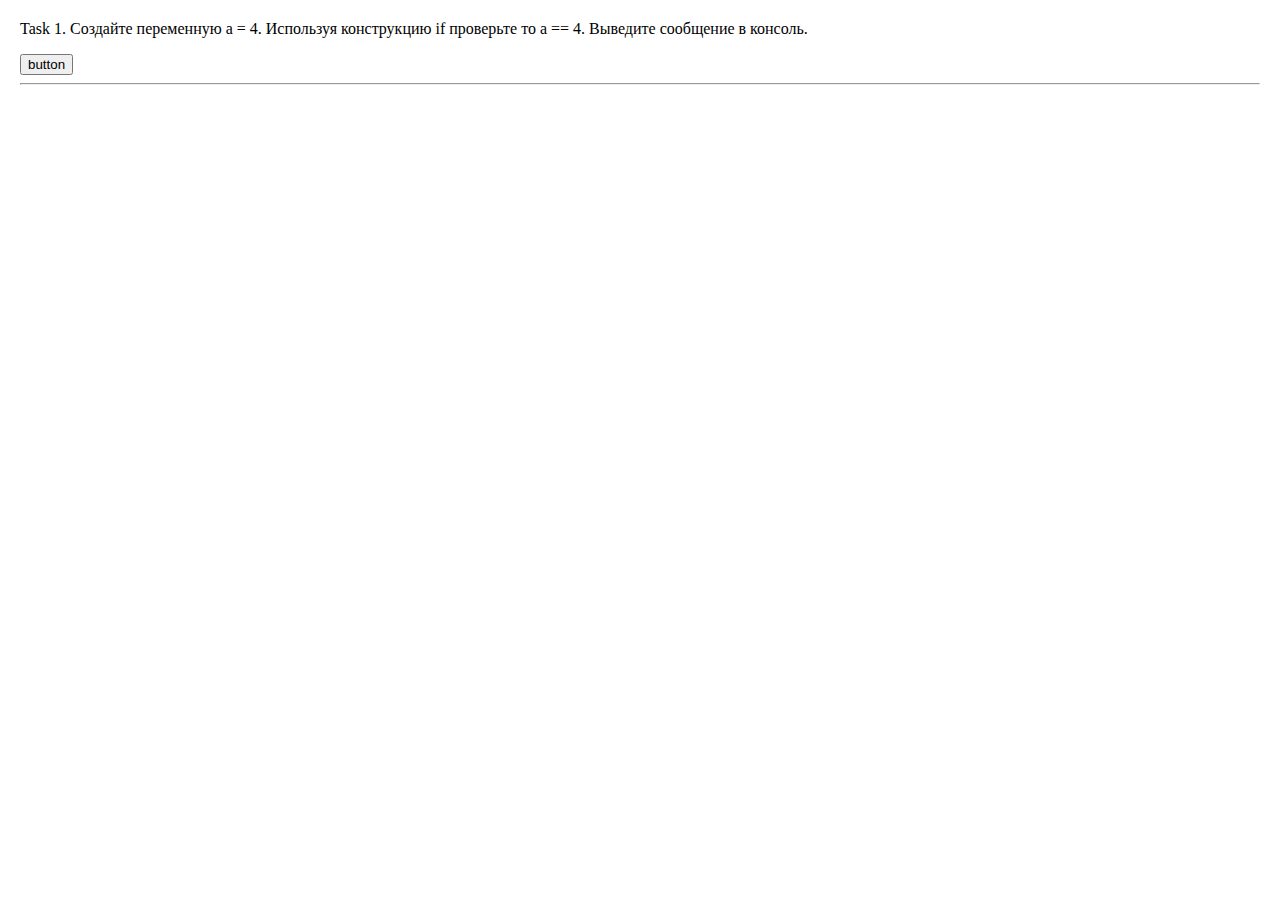
<file: 04_homework/index.html>
<!DOCTYPE html>
<html lang="ru">

<head>
    <meta charset="UTF-8">
    <meta name="viewport" content="width=device-width, initial-scale=1.0">
    <meta http-equiv="X-UA-Compatible" content="ie=edge">
    <link rel="stylesheet" href="style.css">
    <title>Document</title>
</head>

<body>
    <div>
        <p>Task 1. Создайте переменную a = 4. Используя конструкцию if проверьте то a == 4. Выведите сообщение в
            консоль.</p>
        <button class="task-1">button</button>
    </div>
    <hr>

    <script src="script.js"></script>
</body>

</html>
</file>
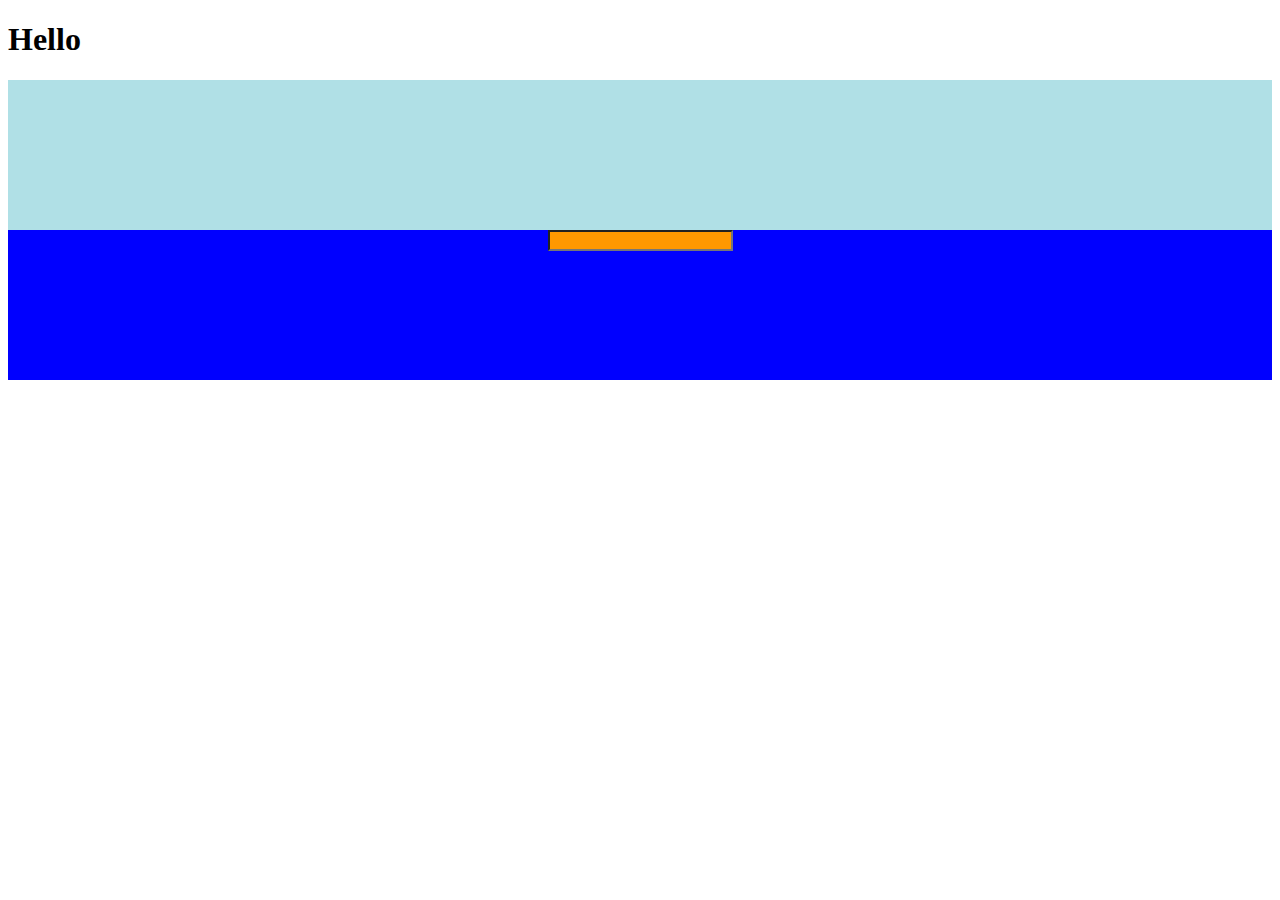
<file: test/index.html>
<!doctype html>
<html lang="en">
<head>
    <meta charset="UTF-8">
    <meta name="viewport"
          content="width=device-width, user-scalable=no, initial-scale=1.0, maximum-scale=1.0, minimum-scale=1.0">
    <meta http-equiv="X-UA-Compatible" content="ie=edge">
    <link rel="stylesheet" href="style.css">
    <title>Document</title>
</head>
<body>

<h1>Hello</h1>
<div class="out"></div>
<div class="out-1"></div>


<script src="index.js"></script>
</body>
</html>
</file>
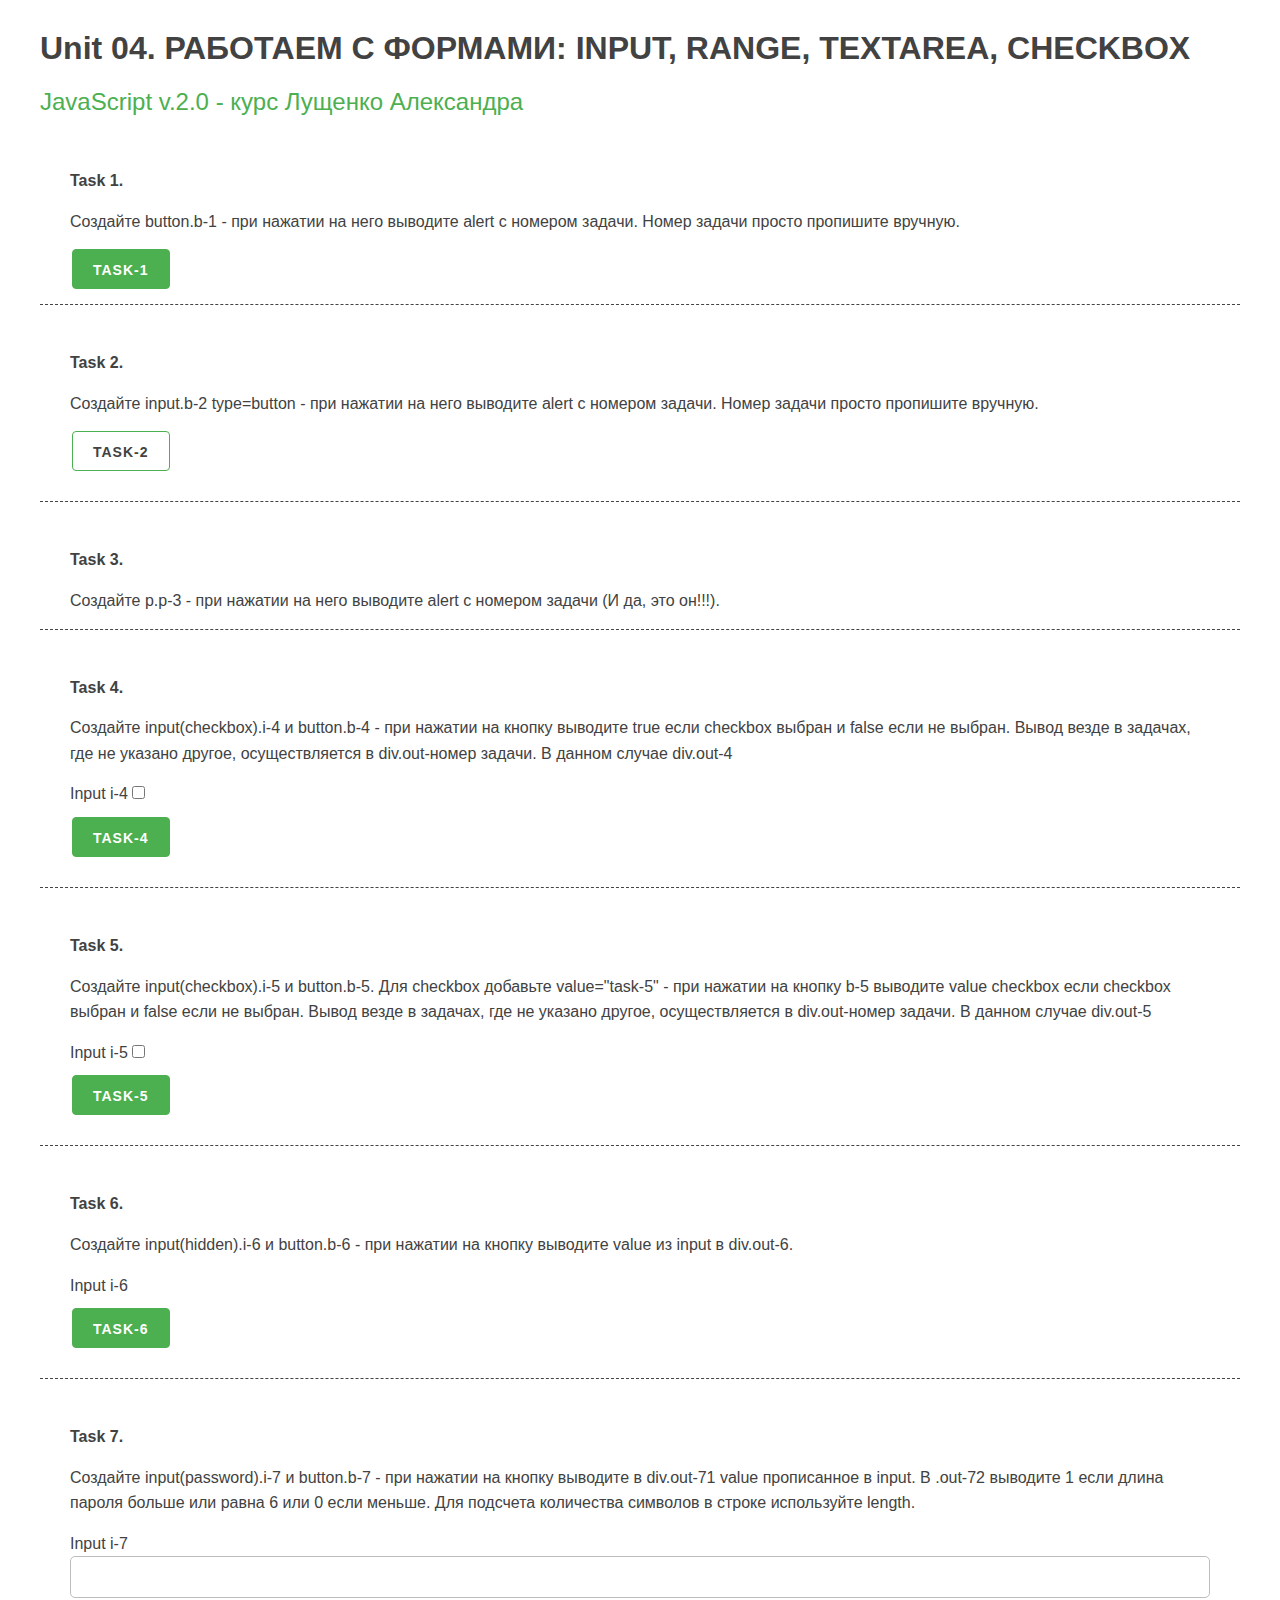
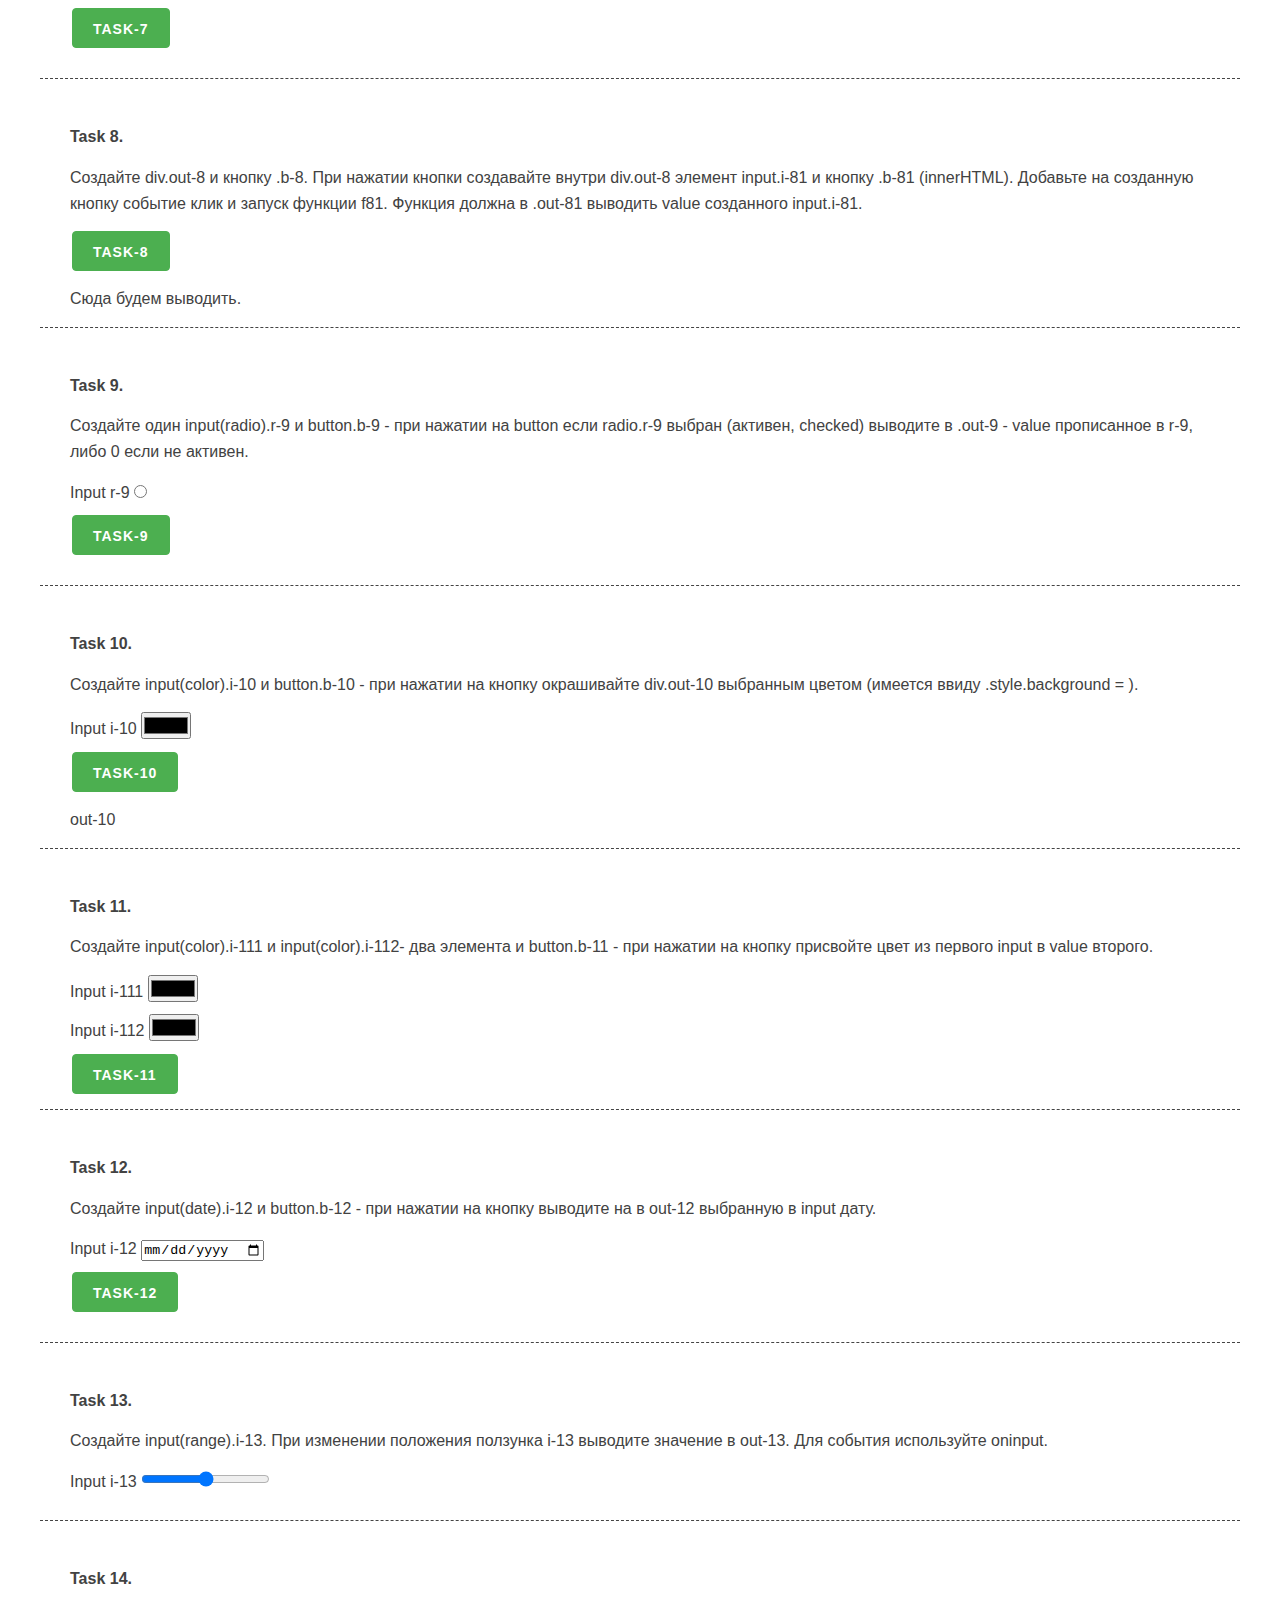
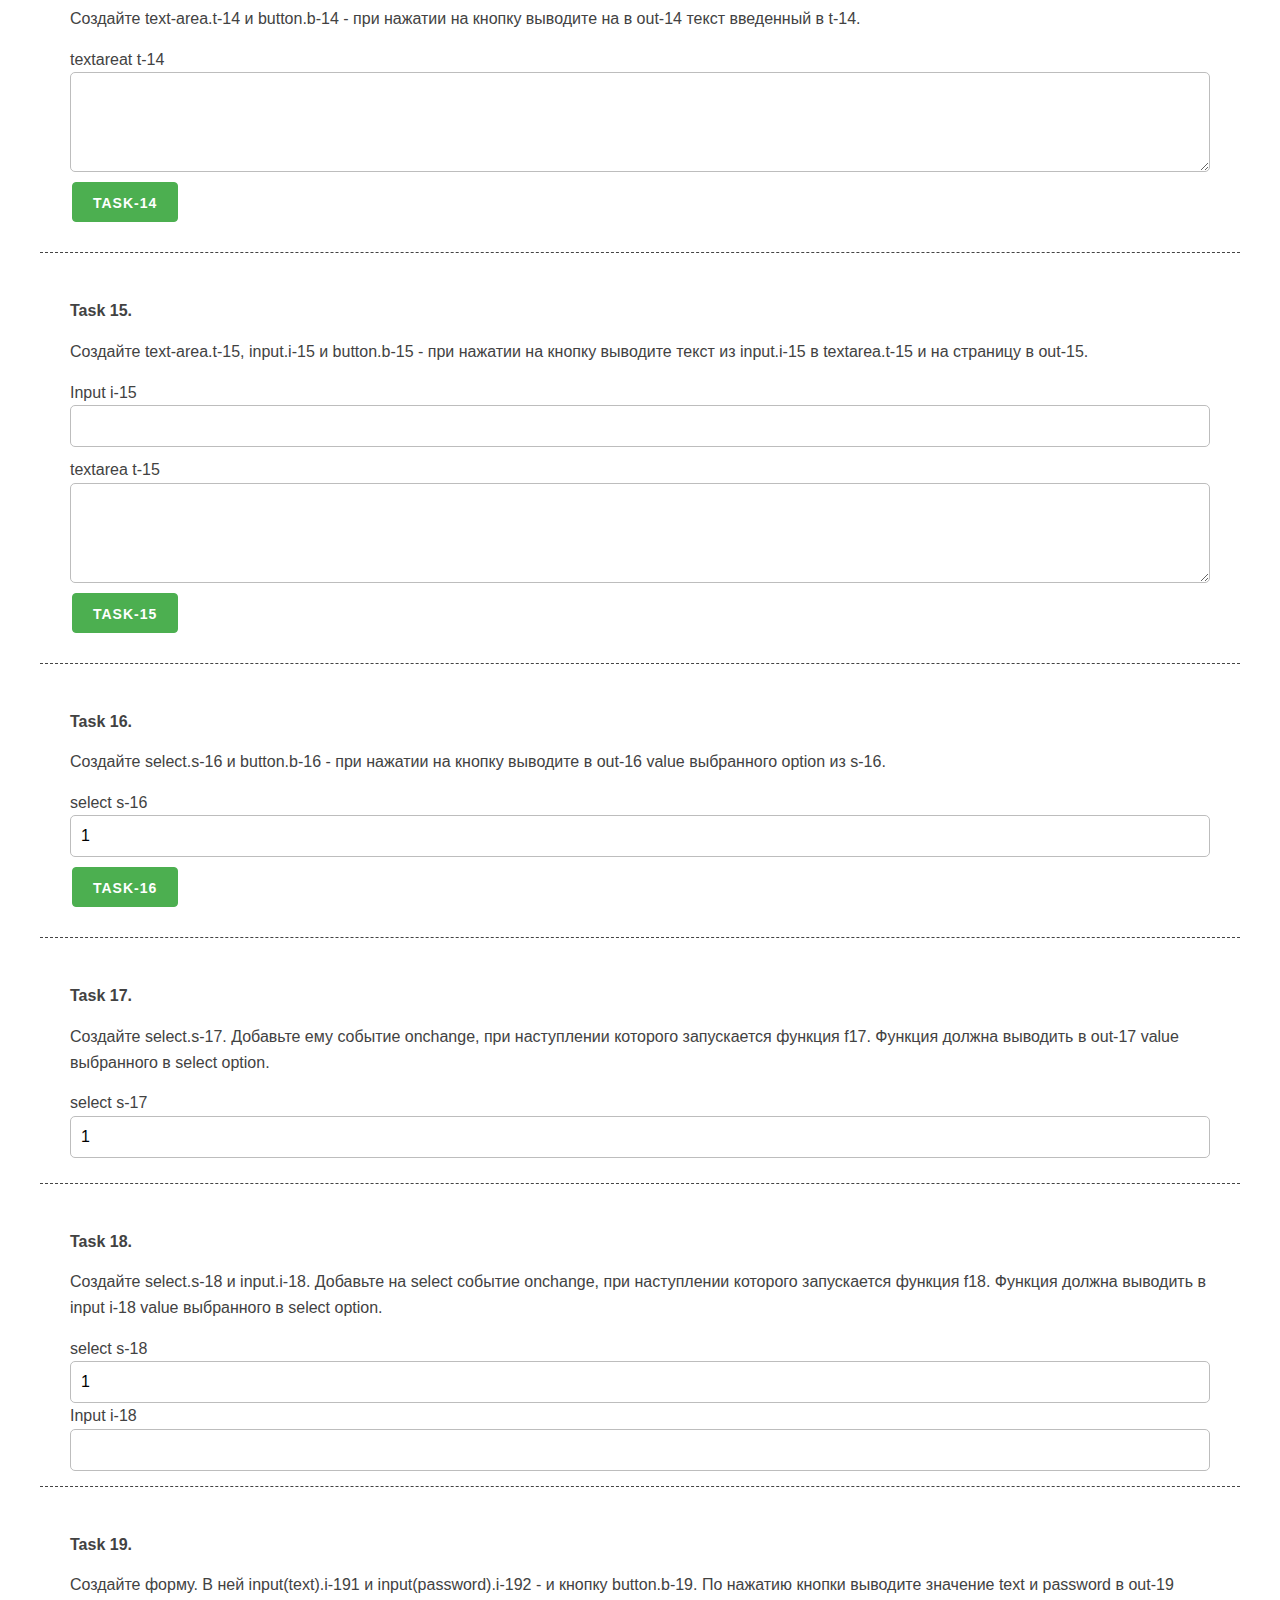
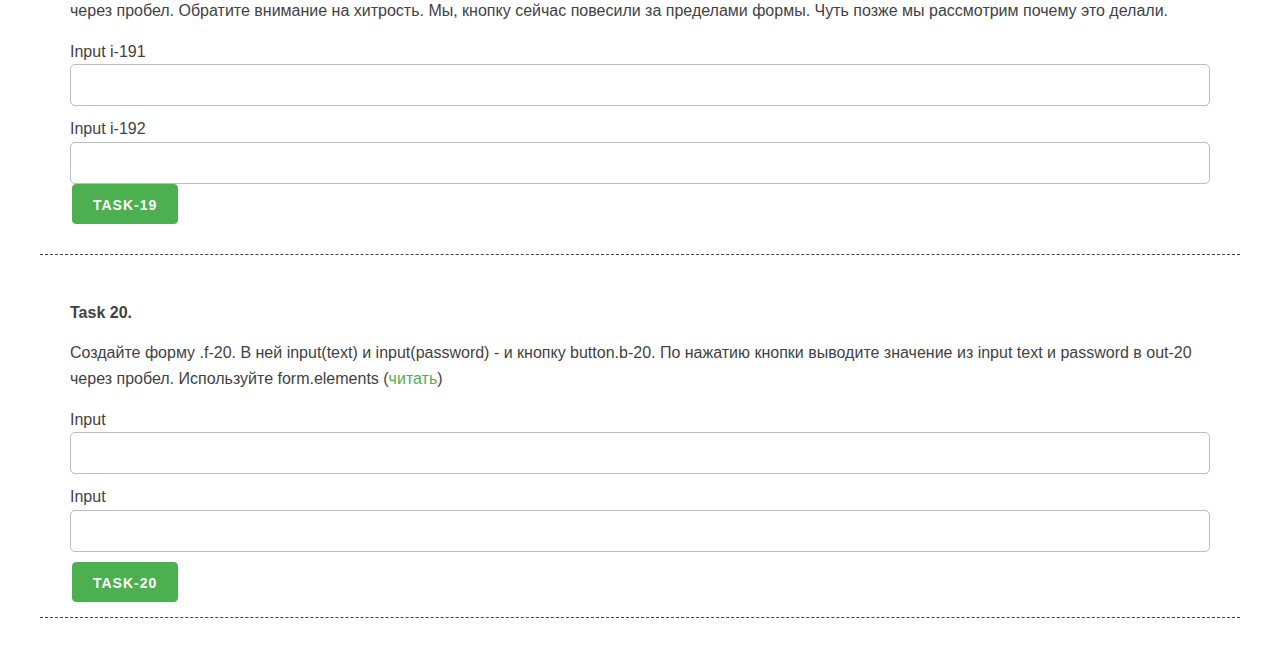
<file: unit_04/unit_04.html>
<!DOCTYPE html>
<html lang="en">

<head>
    <meta charset="UTF-8">
    <meta name="viewport" content="width=device-width, initial-scale=1.0">
    <meta http-equiv="X-UA-Compatible" content="ie=edge">
    <link rel="stylesheet" href="css/mustard-ui.min.css">
    <link rel="stylesheet" href="css/style.css">
    <title>Unit 04</title>
</head>

<body>
    <div class="container">
        <h1>Unit 04. РАБОТАЕМ С ФОРМАМИ: INPUT, RANGE, TEXTAREA, CHECKBOX</h1>
        <h2><a href="https://itgid.info/course/javascript-2" target="_blank">JavaScript v.2.0 - курс Лущенко
                Александра</a></h2>

        <section>
            <p><b>Task 1.</b></p>
            <p>Создайте button.b-1 - при нажатии на него выводите alert с номером задачи. Номер задачи просто пропишите вручную.</p>
            <button class="button-primary b-1">Task-1</button>
        </section>

        <section>
            <p><b>Task 2.</b></p>
            <p>Создайте input.b-2 type=button - при нажатии на него выводите alert с номером задачи. Номер задачи просто пропишите вручную. </p>
            <div class="form-control"><input type="button" class="b-2 button-primary" value="Task-2"></div>
        </section>

        <section>
            <p><b>Task 3.</b></p>
            <p class="p-3">Создайте p.p-3 - при нажатии на него выводите alert с номером задачи (И да, это он!!!).</p>
        </section>

        <section>
            <p><b>Task 4.</b></p>
            <p>Создайте input(checkbox).i-4 и button.b-4 - при нажатии на кнопку выводите true если checkbox выбран и
                false если не выбран. Вывод везде в задачах, где не указано другое, осуществляется в div.out-номер
                задачи. В данном случае div.out-4
            </p>
            <div class="form-control">Input i-4 <input type="checkbox" class="i-4"></div>
            <button class="button-primary b-4">Task-4</button>
            <div class="out-4"></div>
        </section>

        <section>
            <p><b>Task 5.</b></p>
            <p>Создайте input(checkbox).i-5 и button.b-5. Для checkbox добавьте value="task-5" - при нажатии на кнопку
                b-5 выводите value checkbox если checkbox выбран и false если не выбран. Вывод везде в задачах, где не
                указано другое, осуществляется в div.out-номер задачи. В данном случае div.out-5</p>
            <div class="form-control">Input i-5 <input type="checkbox" class="i-5" value="task-5"></div>
            <button class="button-primary b-5">Task-5</button>
            <div class="out-5"></div>
        </section>

        <section>
            <p><b>Task 6.</b></p>
            <p>Создайте input(hidden).i-6 и button.b-6 - при нажатии на кнопку выводите value из input в div.out-6.</p>
            <div class="form-control">Input i-6 <input type="hidden" class="i-6" value="8987"></div>
            <button class="button-primary b-6">Task-6</button>
            <div class="out-6"></div>
        </section>

        <section>
            <p><b>Task 7.</b></p>
            <p>Создайте input(password).i-7 и button.b-7 - при нажатии на кнопку выводите в div.out-71 value прописанное
                в input. В .out-72 выводите 1 если длина пароля больше или равна 6 или 0 если меньше. Для подсчета
                количества символов в строке используйте length.</p>
            <div class="form-control">Input i-7 <input type="password" class="i-7"></div>
            <button class="button-primary b-7">Task-7</button>
            <div class="out-71"></div>
            <div class="out-72"></div>
        </section>

        <section>
            <p><b>Task 8.</b></p>
            <p>Создайте div.out-8 и кнопку .b-8. При нажатии кнопки создавайте внутри div.out-8 элемент input.i-81 и
                кнопку .b-81 (innerHTML). Добавьте на созданную кнопку событие клик и запуск функции f81. Функция должна
                в .out-81 выводить value созданного input.i-81.</p>
            <button class="button-primary b-8">Task-8</button>
            <div class="out-8"></div>
            <div class="out-81">Сюда будем выводить.</div>

        </section>

        <section>
            <p><b>Task 9.</b></p>
            <p>Создайте один input(radio).r-9 и button.b-9 - при нажатии на button если radio.r-9 выбран (активен,
                checked) выводите в .out-9 - value прописанное в r-9, либо 0 если не активен.
            </p>
            <div class="form-control">Input r-9 <input type="radio" class="r-9" value="6572"></div>

            <button class="button-primary b-9">Task-9</button>
            <div class="out-9"></div>
        </section>

        <section>
            <p><b>Task 10.</b></p>
            <p>Создайте input(color).i-10 и button.b-10 - при нажатии на кнопку окрашивайте div.out-10 выбранным цветом (имеется ввиду .style.background = ).
            </p>
            <div class="form-control">Input i-10 <input type="color" class="i-10"></div>
            <button class="button-primary b-10">Task-10</button>
            <div class="out-10">out-10</div>
        </section>

        <section>
            <p><b>Task 11.</b></p>
            <p>Создайте input(color).i-111 и input(color).i-112- два элемента и button.b-11 - при нажатии на кнопку
                присвойте цвет из первого input в value второго.</p>
            <div class="form-control">Input i-111 <input type="color" class="i-111"></div>
            <div class="form-control">Input i-112 <input type="color" class="i-112"></div>
            <button class="button-primary b-11">Task-11</button>
        </section>

        <section>
            <p><b>Task 12.</b></p>
            <p>Создайте input(date).i-12 и button.b-12 - при нажатии на кнопку выводите на в out-12 выбранную в input
                дату.</p>
            <div class="form-control">Input i-12 <input type="date" class="i-12"></div>
            <button class="button-primary b-12">Task-12</button>
            <div class="out-12"></div>
        </section>

        <section>
            <p><b>Task 13.</b></p>
            <p>Создайте input(range).i-13. При изменении положения ползунка i-13 выводите значение в out-13. Для события
                используйте oninput.</p>
            <div class="form-control">Input i-13 <input type="range" class="i-13"></div>
            <div class="out-13"></div>
        </section>

        <section>
            <p><b>Task 14.</b></p>
            <p>Создайте text-area.t-14 и button.b-14 - при нажатии на кнопку выводите на в out-14 текст введенный в
                t-14.</p>
            <div class="form-control">textareat t-14 <textarea class="t-14"></textarea></div>
            <button class="button-primary b-14">Task-14</button>
            <div class="out-14"></div>
        </section>

        <section>
            <p><b>Task 15.</b></p>
            <p>Создайте text-area.t-15, input.i-15 и button.b-15 - при нажатии на кнопку выводите текст из input.i-15 в
                textarea.t-15 и на страницу в out-15.</p>
            <div class="form-control">Input i-15 <input type="text" class="i-15"></div>
            <div class="form-control">textarea t-15 <textarea class="t-15"></textarea></div>
            <button class="button-primary b-15">Task-15</button>
            <div class="out-15"></div>
        </section>

        <section>
            <p><b>Task 16.</b></p>
            <p>Создайте select.s-16 и button.b-16 - при нажатии на кнопку выводите в out-16 value выбранного option из
                s-16.</p>
            <div class="form-control"> select s-16
                <select class="s-16">
                    <option value="one">1</option>
                    <option value="two">2</option>
                    <option value="five">5</option>
                </select>
            </div>
            <button class="button-primary b-16">Task-16</button>
            <div class="out-16"></div>
        </section>

        <section>
            <p><b>Task 17.</b></p>
            <p>Создайте select.s-17. Добавьте ему событие onchange, при наступлении которого запускается функция f17.
                Функция должна выводить в out-17 value выбранного в select option.</p>
            <div class="form-control"> select s-17
                <select class="s-17">
                    <option value="one">1</option>
                    <option value="two">2</option>
                    <option value="five">5</option>
                </select>
            </div>
            <div class="out-17"></div>
        </section>

        <section>
            <p><b>Task 18.</b></p>
            <p>Создайте select.s-18 и input.i-18. Добавьте на select событие onchange, при наступлении которого
                запускается функция f18. Функция должна выводить в input i-18 value выбранного в select option.</p>
            <div class="form-control"> select s-18
                <select class="s-18">
                    <option value="one">1</option>
                    <option value="two">2</option>
                    <option value="five">5</option>
                </select>
                <div class="form-control">Input i-18 <input type="text" class="i-18"></div>
            </div>
        </section>

        <section>
            <p><b>Task 19.</b></p>
            <p>Создайте форму. В ней input(text).i-191 и input(password).i-192 - и кнопку button.b-19. По нажатию кнопки
                выводите значение text и password в out-19 через пробел. Обратите внимание на хитрость. Мы, кнопку
                сейчас повесили за пределами формы. Чуть позже мы рассмотрим почему это делали.</p>
            <form action="">
                <div class="form-control">Input i-191 <input type="text" class="i-191"></div>
                <div class="form-control">Input i-192 <input type="password" class="i-192"></div>
            </form>
            <button class="button-primary b-19">Task-19</button>
            <div class="out-19"></div>
        </section>

        <section>
            <p><b>Task 20.</b></p>
            <p>Создайте форму .f-20. В ней input(text) и input(password) - и кнопку button.b-20. По нажатию кнопки
                выводите значение из input text и password в out-20 через пробел. Используйте form.elements (<a
                    target="_blank"
                    href="https://developer.mozilla.org/en-US/docs/Web/API/HTMLFormElement/elements">читать</a>)</p>
            <form class="f-20">
                <div class="form-control">Input <input type="text" name="username"></div>
                <div class="form-control">Input <input type="password" name="password"></div>

                <button class="button-primary b-20">Task-20</button>
            </form>
            <div class="out-20"></div>
        </section>

    </div>

    <script src="unit_04.js"></script>
</body>

</html>
</file>
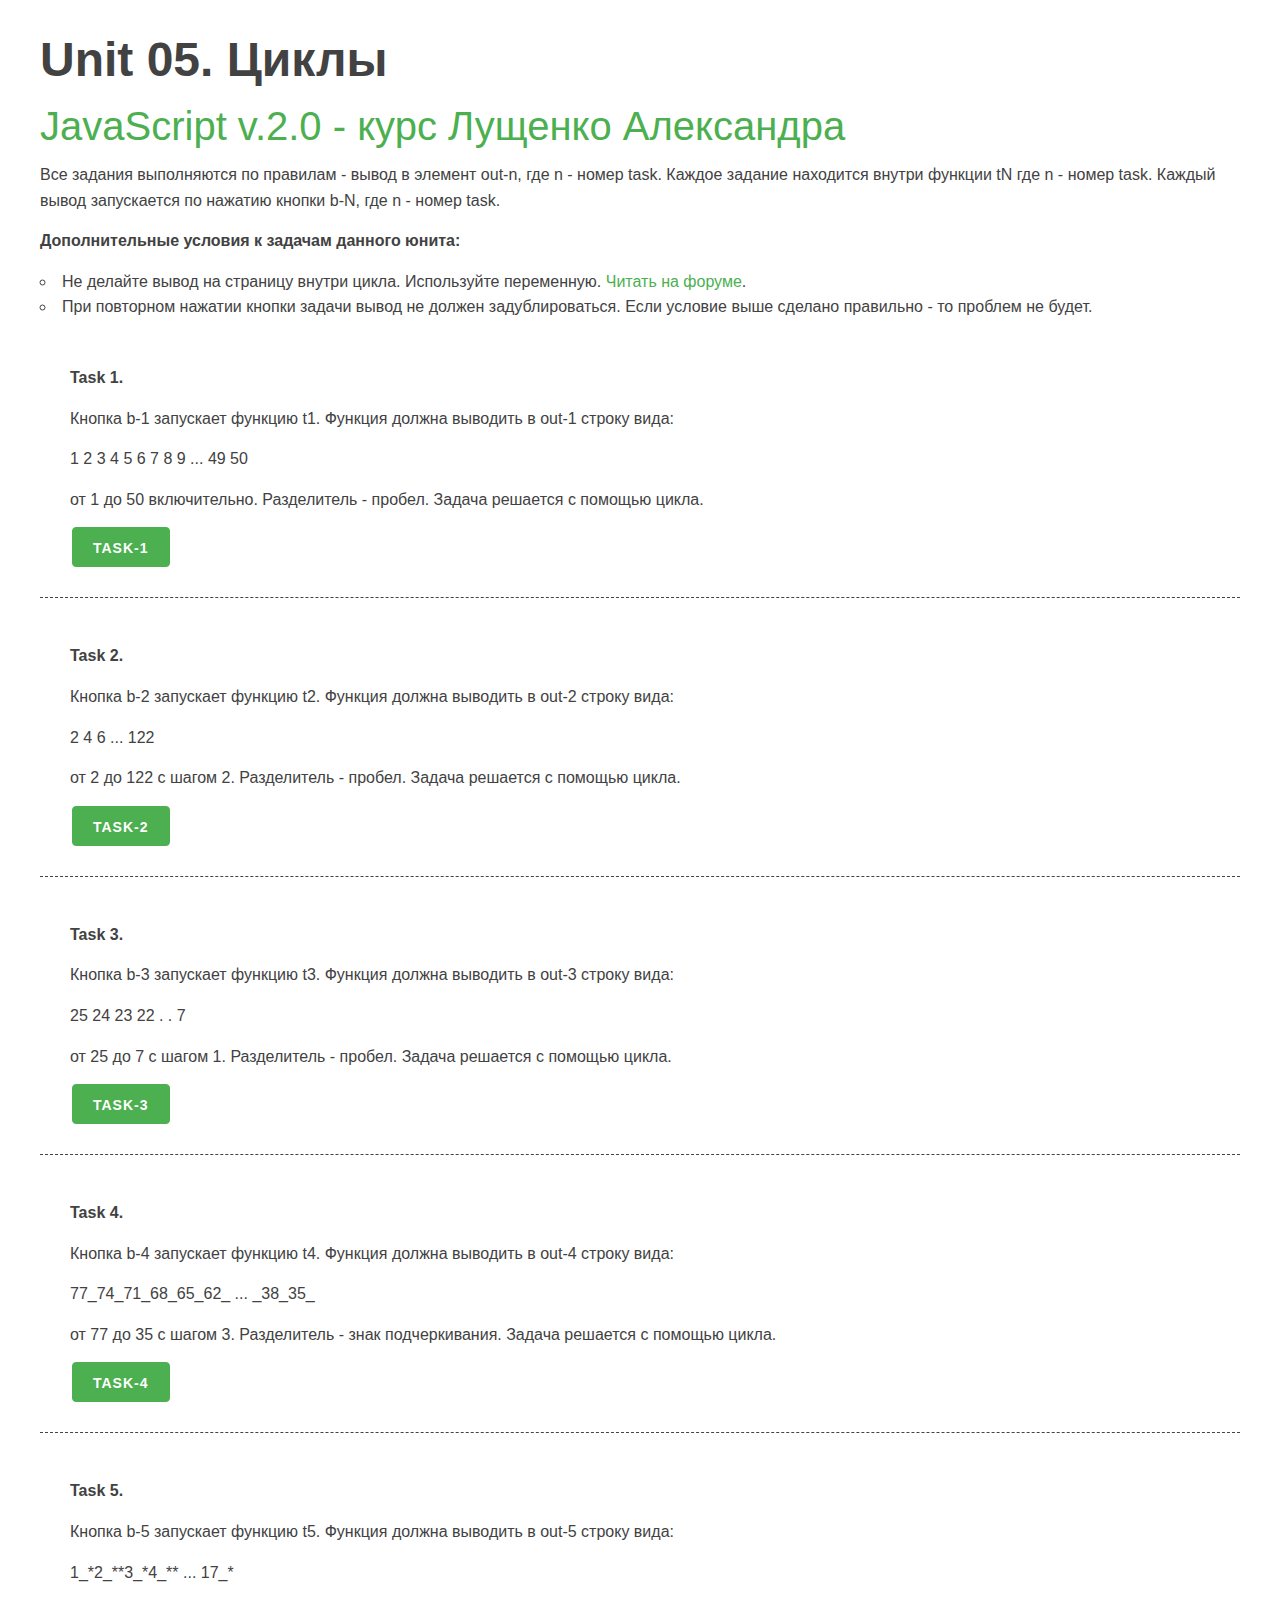
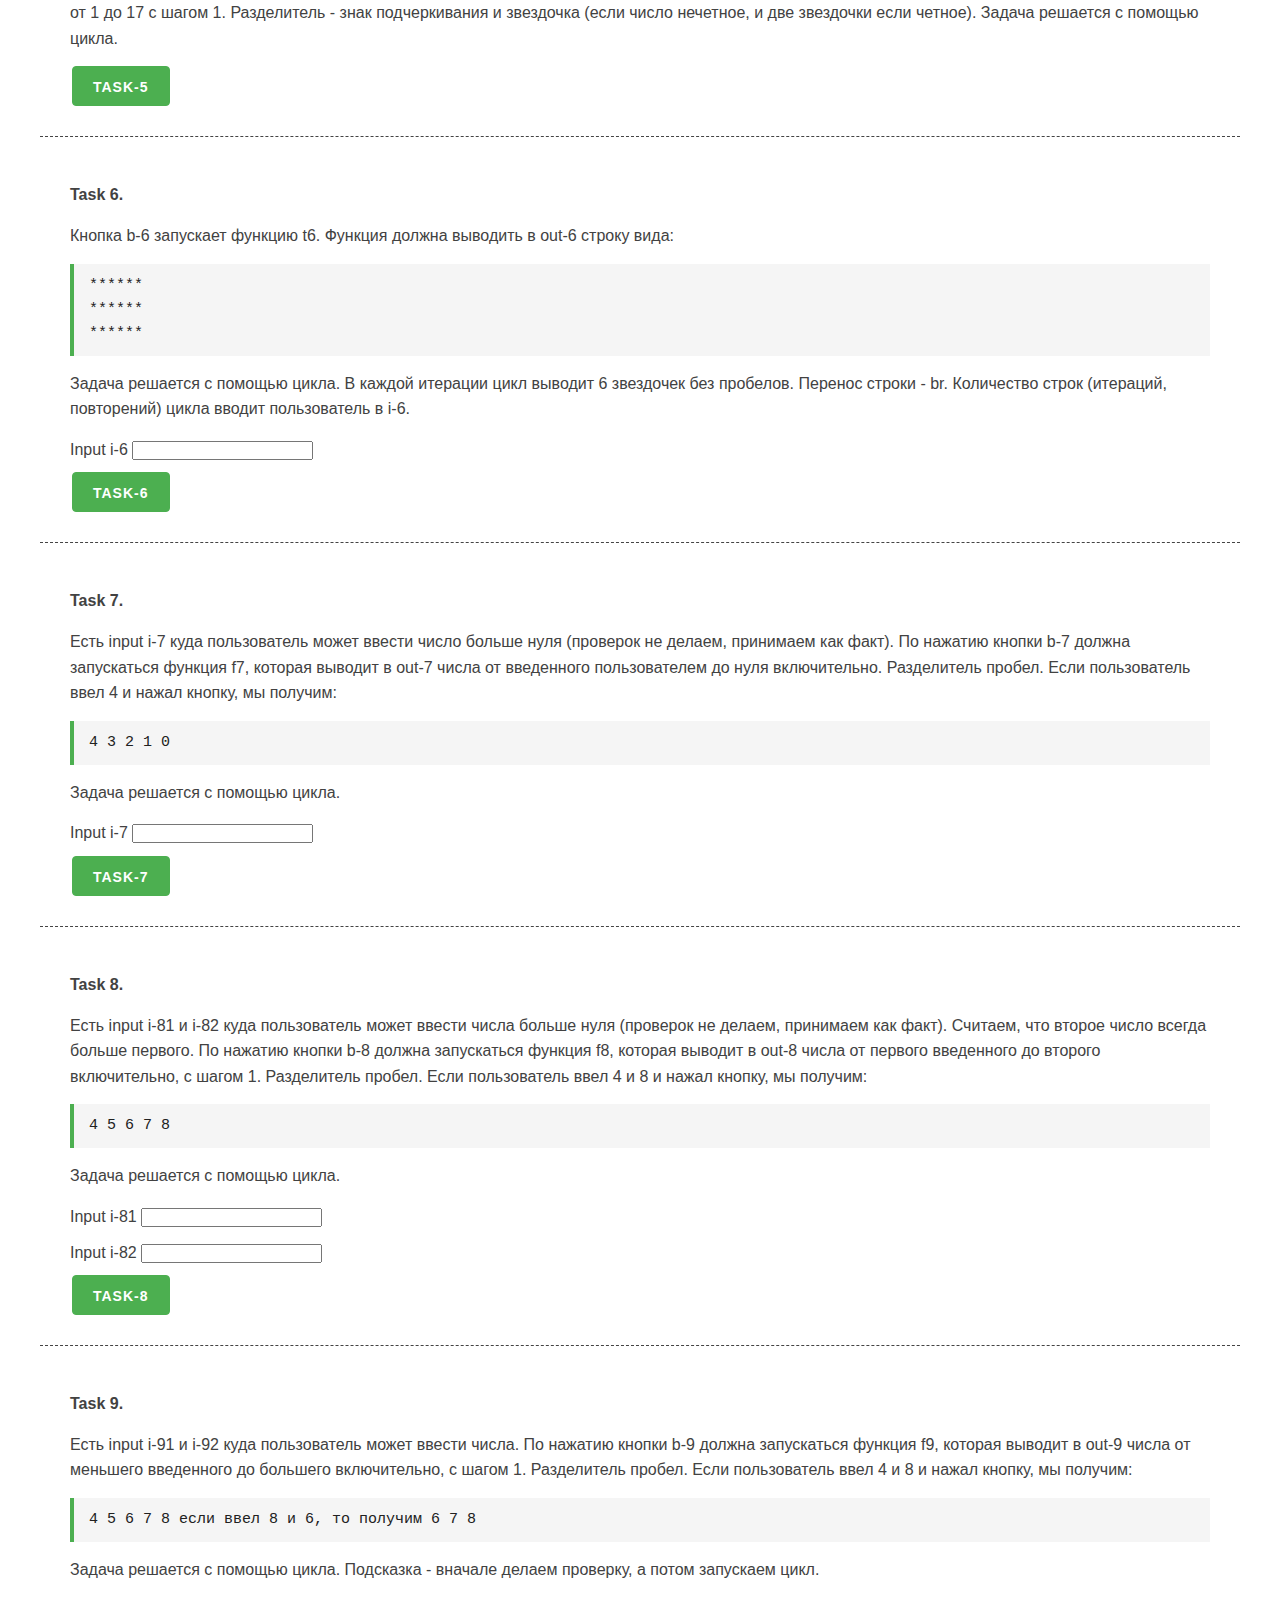
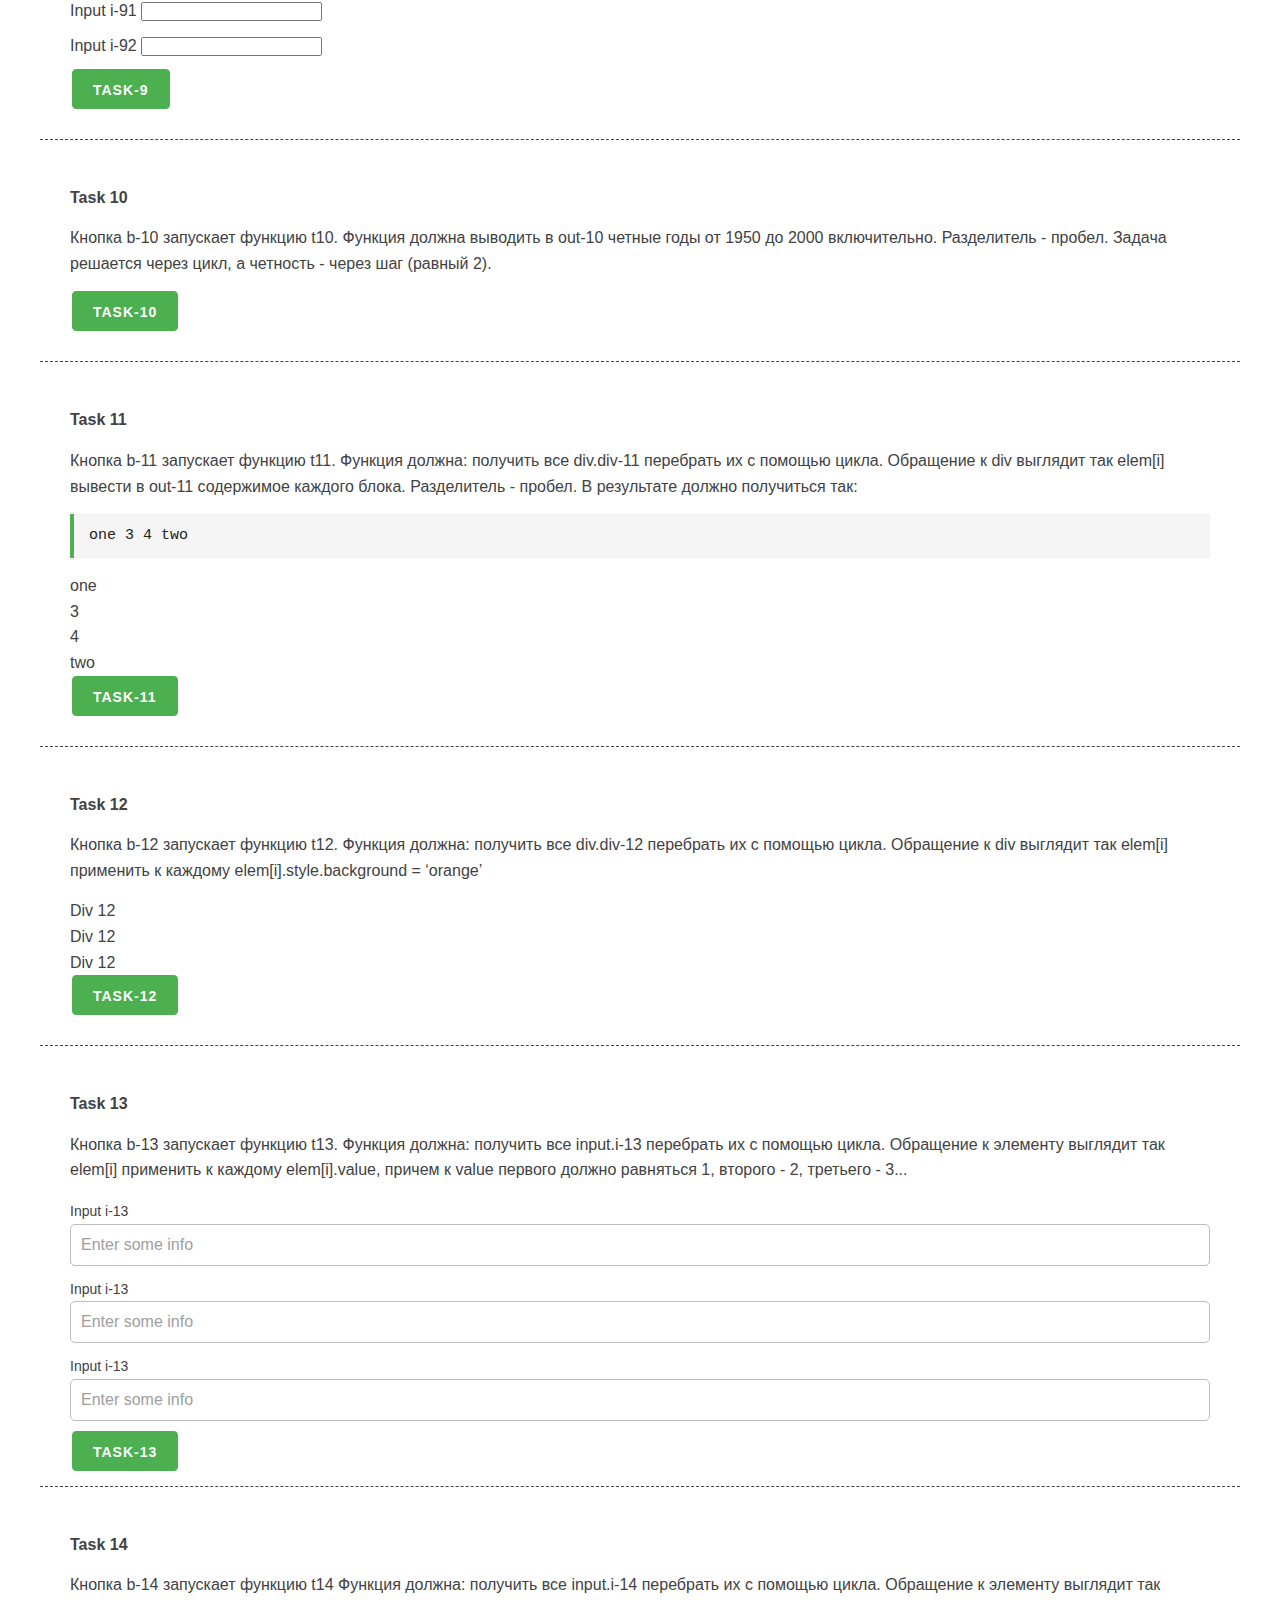
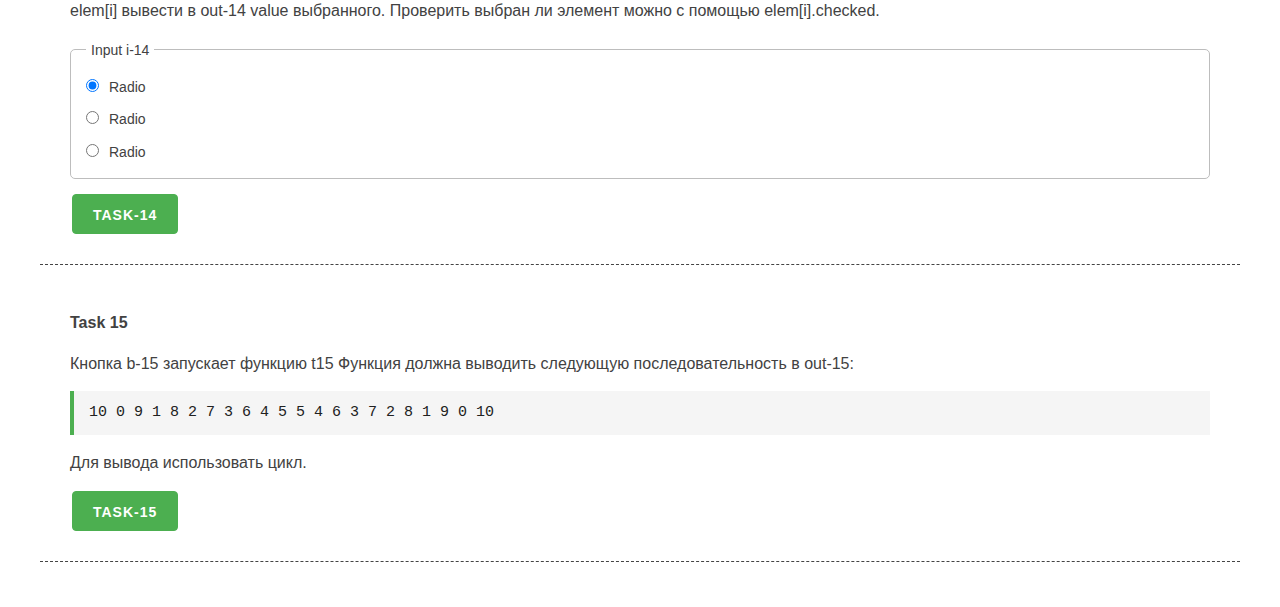
<file: unit_05/unit_05.html>
<!DOCTYPE html>
<html lang="en">

<head>
    <meta charset="UTF-8">
    <meta name="viewport" content="width=device-width, initial-scale=1.0">
    <meta http-equiv="X-UA-Compatible" content="ie=edge">
    <link rel="stylesheet" href="css/mustard-ui.min.css">
    <link rel="stylesheet" href="css/style.css">
    <title>Unit 05</title>
</head>

<body>
    <div class="container">
        <h1>Unit 05. Циклы</h1>
        <h2><a href="https://itgid.info/course/javascript-2" target="_blank">JavaScript v.2.0 - курс Лущенко
                Александра</a></h2>
        <p>Все задания выполняются по правилам - вывод в элемент out-n, где n - номер task. Каждое задание находится
            внутри функции tN где n - номер task. Каждый вывод запускается по нажатию кнопки b-N, где n - номер task.</p>
        <p><strong>Дополнительные условия к задачам данного юнита:</strong></p>
        <ul>
            <li>Не делайте вывод на страницу внутри цикла. Используйте переменную. <a href="https://itgid.info/forum/post?course=1&unit=28&task=564" target="_blank">Читать на форуме</a>.</li>
            <li>При повторном нажатии кнопки задачи вывод не должен задублироваться. Если условие выше сделано правильно - то проблем не будет.</li>
        </ul>
        <section>
            <p><b>Task 1.</b></p>
            <p>Кнопка b-1 запускает функцию t1. Функция должна выводить в out-1 строку вида:</p>
            <p>1 2 3 4 5 6 7 8 9 ... 49 50</p>
            от 1 до 50 включительно. Разделитель - пробел. Задача решается с помощью цикла.</p>

            <button class="button-primary b-1">Task-1</button>
            <div class="out-1"></div>
        </section>

        <section>
            <p><b>Task 2.</b></p>
            <p>Кнопка b-2 запускает функцию t2. Функция должна выводить в out-2 строку вида:</p>
            <p>2 4 6 ... 122</p>
            <p>от 2 до 122 c шагом 2. Разделитель - пробел. Задача решается с помощью цикла.</p>
            <button class="button-primary b-2">Task-2</button>
            <div class="out-2"></div>
        </section>

        <section>
            <p><b>Task 3.</b></p>
            <p>Кнопка b-3 запускает функцию t3. Функция должна выводить в out-3 строку вида:</p>
            <p> 25 24 23 22 . . 7</p>
            <p> от 25 до 7 c шагом 1. Разделитель - пробел. Задача решается с помощью цикла.</p>
            <button class="button-primary b-3">Task-3</button>
            <div class="out-3"></div>
        </section>

        <section>
            <p><b>Task 4.</b></p>
            <p>Кнопка b-4 запускает функцию t4. Функция должна выводить в out-4 строку вида: </p>
            <p> 77_74_71_68_65_62_ ... _38_35_ </p>
            <p> от 77 до 35 c шагом 3. Разделитель - знак подчеркивания. Задача решается с помощью цикла.
            </p>
            <button class="button-primary b-4">Task-4</button>
            <div class="out-4"></div>
        </section>

        <section>
            <p><b>Task 5.</b></p>
            <p>Кнопка b-5 запускает функцию t5. Функция должна выводить в out-5 строку вида:</p>
            <p> 1_*2_**3_*4_** ... 17_*</p>
            <p> от 1 до 17 c шагом 1. Разделитель - знак подчеркивания и звездочка (если число нечетное, и две звездочки
                если четное). Задача решается с помощью цикла.
            </p>
            <button class="button-primary b-5">Task-5</button>
            <div class="out-5"></div>
        </section>

        <section>
            <p><b>Task 6.</b></p>
            <p>Кнопка b-6 запускает функцию t6. Функция должна выводить в out-6 строку вида: </p>
            <pre>
                ******<br>
                ******<br>
                ******<br>
            </pre>
            <p> Задача решается с помощью цикла. В каждой итерации цикл выводит 6 звездочек без пробелов. Перенос строки - br. Количество строк (итераций, повторений) цикла вводит пользователь в i-6.
            </p>
            <div class="form-control">Input i-6 <input type="number" class="i-6"></div>
            <button class="button-primary b-6">Task-6</button>
            <div class="out-6"></div>
        </section>

        <section>
            <p><b>Task 7.</b></p>
            <p>Есть input i-7 куда пользователь может ввести число больше нуля (проверок не делаем, принимаем как факт).
                По нажатию кнопки b-7 должна запускаться функция f7, которая выводит в out-7 числа от введенного
                пользователем до нуля включительно. Разделитель пробел. Если пользователь ввел 4 и нажал кнопку, мы
                получим:</p>
            <pre>
            4 3 2 1 0
            </pre>
            <p>Задача решается с помощью цикла.</p>
            <div class="form-control">Input i-7 <input type="number" class="i-7"></div>
            <button class="button-primary b-7">Task-7</button>
            <div class="out-7"></div>
        </section>


        <section>
            <p><b>Task 8.</b></p>
            <p>Есть input i-81 и i-82 куда пользователь может ввести числа больше нуля (проверок не делаем, принимаем
                как факт). Считаем, что второе число всегда больше первого. По нажатию кнопки b-8 должна запускаться
                функция f8, которая выводит в out-8 числа от первого введенного до второго включительно, с шагом 1.
                Разделитель пробел. Если пользователь ввел 4 и 8 и нажал кнопку, мы получим:</p>
            <pre>
                4 5 6 7 8
            </pre>
            <p>Задача решается с помощью цикла.</p>
            <div class="form-control">Input i-81 <input type="number" class="i-81"></div>
            <div class="form-control">Input i-82 <input type="number" class="i-82"></div>

            <button class="button-primary b-8">Task-8</button>
            <div class="out-8"></div>
        </section>

        <section>
            <p><b>Task 9.</b></p>
            <p>Есть input i-91 и i-92 куда пользователь может ввести числа. По нажатию кнопки b-9 должна запускаться
                функция f9, которая выводит в out-9 числа от меньшего введенного до большего включительно, с шагом 1.
                Разделитель пробел. Если пользователь ввел 4 и 8 и нажал кнопку, мы получим:</p>
            <pre>
                4 5 6 7 8
                если ввел 8 и 6, то получим
                6 7 8
            </pre>
            <p> Задача решается с помощью цикла. Подсказка - вначале делаем проверку, а потом запускаем цикл.</p>
            <div class="form-control">Input i-91 <input type="number" class="i-91"></div>
            <div class="form-control">Input i-92 <input type="number" class="i-92"></div>
            <button class="button-primary b-9">Task-9</button>
            <div class="out-9"></div>
        </section>

        <section>
            <p><b>Task 10</b></p>
            <p>Кнопка b-10 запускает функцию t10. Функция должна выводить в out-10 четные годы от 1950 до 2000
                включительно. Разделитель - пробел. Задача решается через цикл, а четность - через шаг (равный 2).</p>
            <button class="button-primary b-10">Task-10</button>
            <div class="out-10"></div>
        </section>

        <section>
            <p><b>Task 11</b></p>
            <p>Кнопка b-11 запускает функцию t11. Функция должна:
                получить все div.div-11
                перебрать их с помощью цикла. Обращение к div выглядит так elem[i]
                вывести в out-11 содержимое каждого блока. Разделитель - пробел.
                В результате должно получиться так:</p>
            <pre>
                one 3 4 two
            </pre>
            <div class="div-11">one</div>
            <div class="div-11">3</div>
            <div class="div-11">4</div>
            <div class="div-11">two</div>
            <button class="button-primary b-11">Task-11</button>
            <div class="out-11"></div>
        </section>

        <section>
            <p><b>Task 12</b></p>
            <p>Кнопка b-12 запускает функцию t12. Функция должна:
                получить все div.div-12
                перебрать их с помощью цикла. Обращение к div выглядит так elem[i]
                применить к каждому elem[i].style.background = ‘orange’</p>
            <div class="div-12">Div 12</div>
            <div class="div-12">Div 12</div>
            <div class="div-12">Div 12</div>
            <button class="button-primary b-12">Task-12</button>
            <div class="out-12"></div>
        </section>

        <section>
            <p><b>Task 13</b></p>
            <p>Кнопка b-13 запускает функцию t13. Функция должна:
                получить все input.i-13
                перебрать их с помощью цикла. Обращение к элементу выглядит так elem[i]
                применить к каждому elem[i].value, причем к value первого должно равняться 1, второго - 2, третьего -
                3...
            </p>
            <div class="form-control">
                <label>Input i-13</label>
                <input type="text" placeholder="Enter some info" class="i-13">
            </div>
            <div class="form-control">
                <label>Input i-13</label>
                <input type="text" placeholder="Enter some info" class="i-13">
            </div>
            <div class="form-control">
                <label>Input i-13</label>
                <input type="text" placeholder="Enter some info" class="i-13">
            </div>
            <button class="button-primary b-13">Task-13</button>
        </section>

        <section>
            <p><b>Task 14</b></p>
            <p>Кнопка b-14 запускает функцию t14 Функция должна:
                получить все input.i-14
                перебрать их с помощью цикла. Обращение к элементу выглядит так elem[i]
                вывести в out-14 value выбранного. Проверить выбран ли элемент можно с помощью elem[i].checked.
            </p>
            <fieldset>
                <legend>Input i-14</legend>
                <div class="form-control">
                    <label><input type="radio" name="i-14" class="i-14" checked value="333">Radio</label>
                </div>
                <div class="form-control">
                    <label><input type="radio" name="i-14" class="i-14" value="444">Radio</label>
                </div>
                <div class="form-control">
                    <label><input type="radio" name="i-14" class="i-14" value="555">Radio</label>
                </div>
            </fieldset>
            <button class="button-primary b-14">Task-14</button>
            <div class="out-14"></div>
        </section>

        <section>
            <p><b>Task 15</b></p>
            <p>Кнопка b-15 запускает функцию t15 Функция должна выводить следующую последовательность в out-15:</p>
            <pre>
                10 0 9 1 8 2 7 3 6 4 5 5 4 6 3 7 2 8 1 9 0 10
               </pre>
            <p> Для вывода использовать цикл.
            </p>

            <button class="button-primary b-15">Task-15</button>
            <div class="out-15"></div>
        </section>
    </div>

    <script src="unit_05.js"></script>
</body>

</html>
</file>
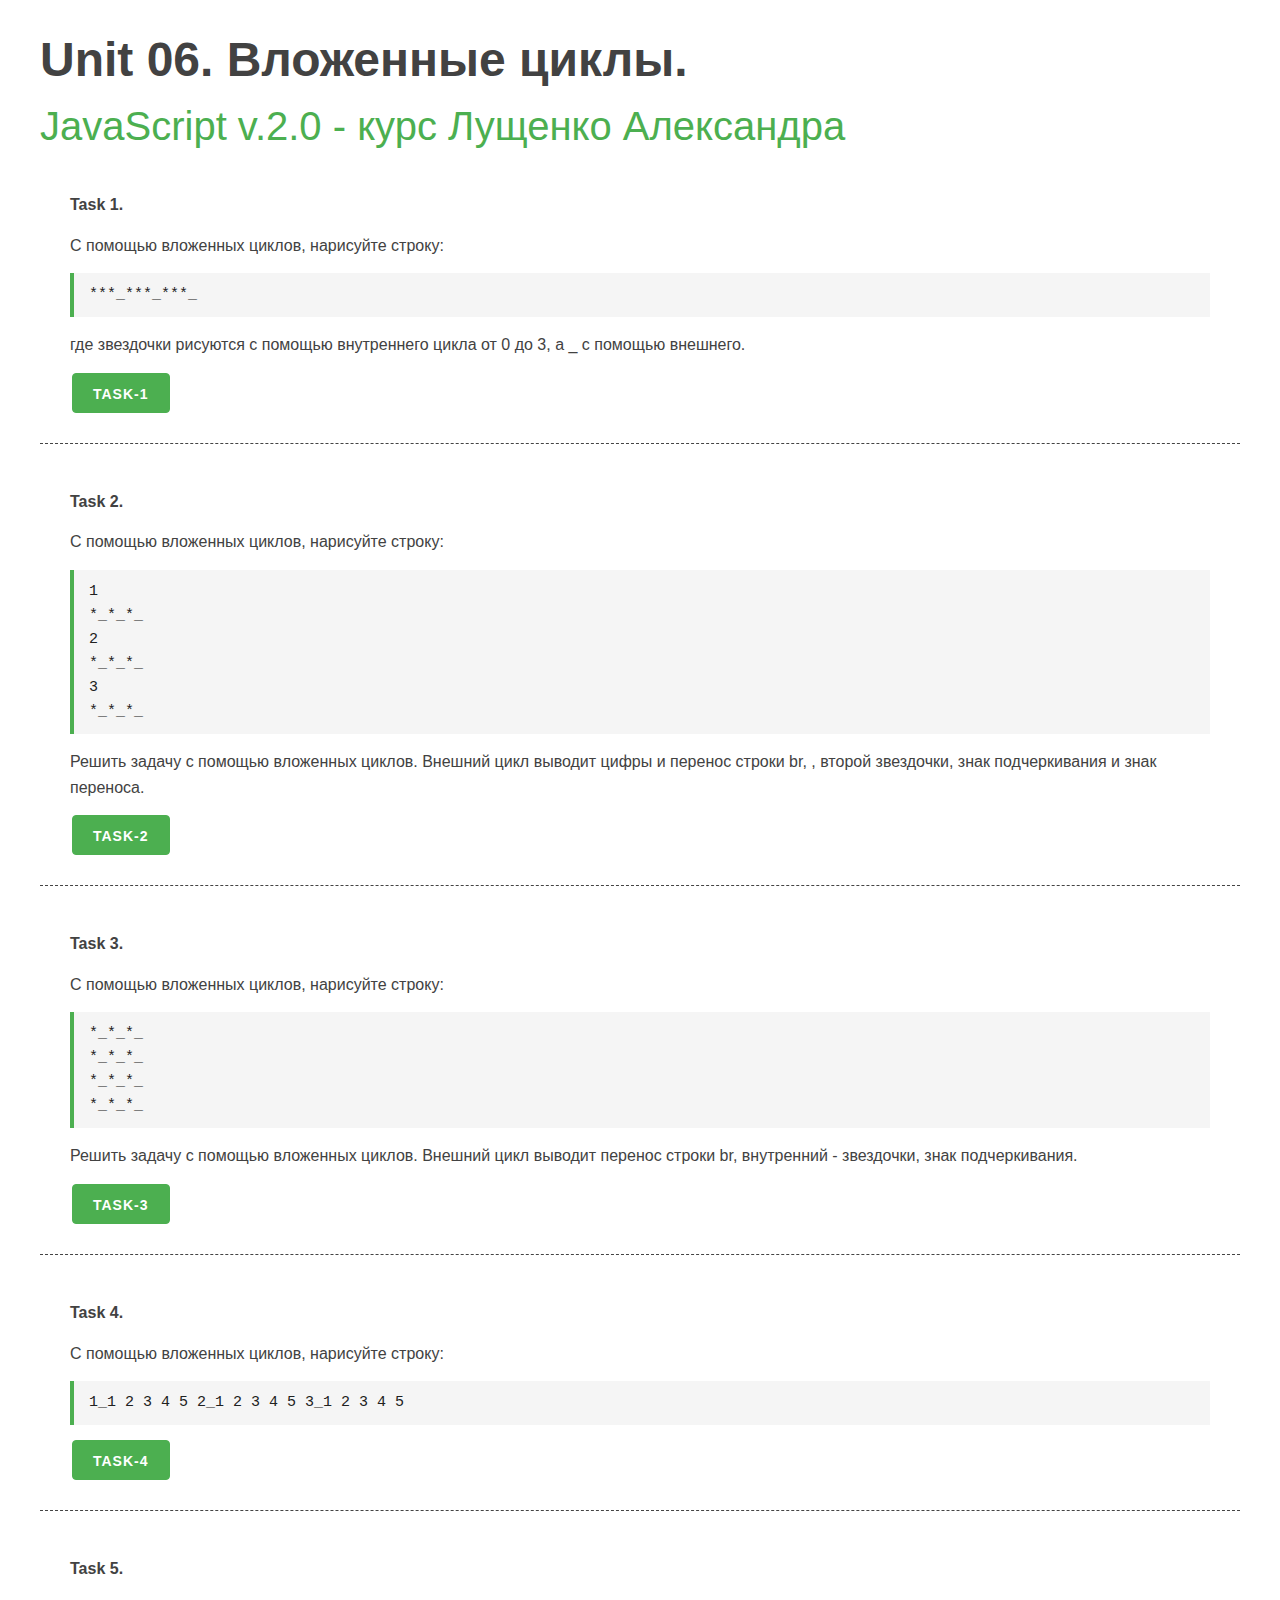
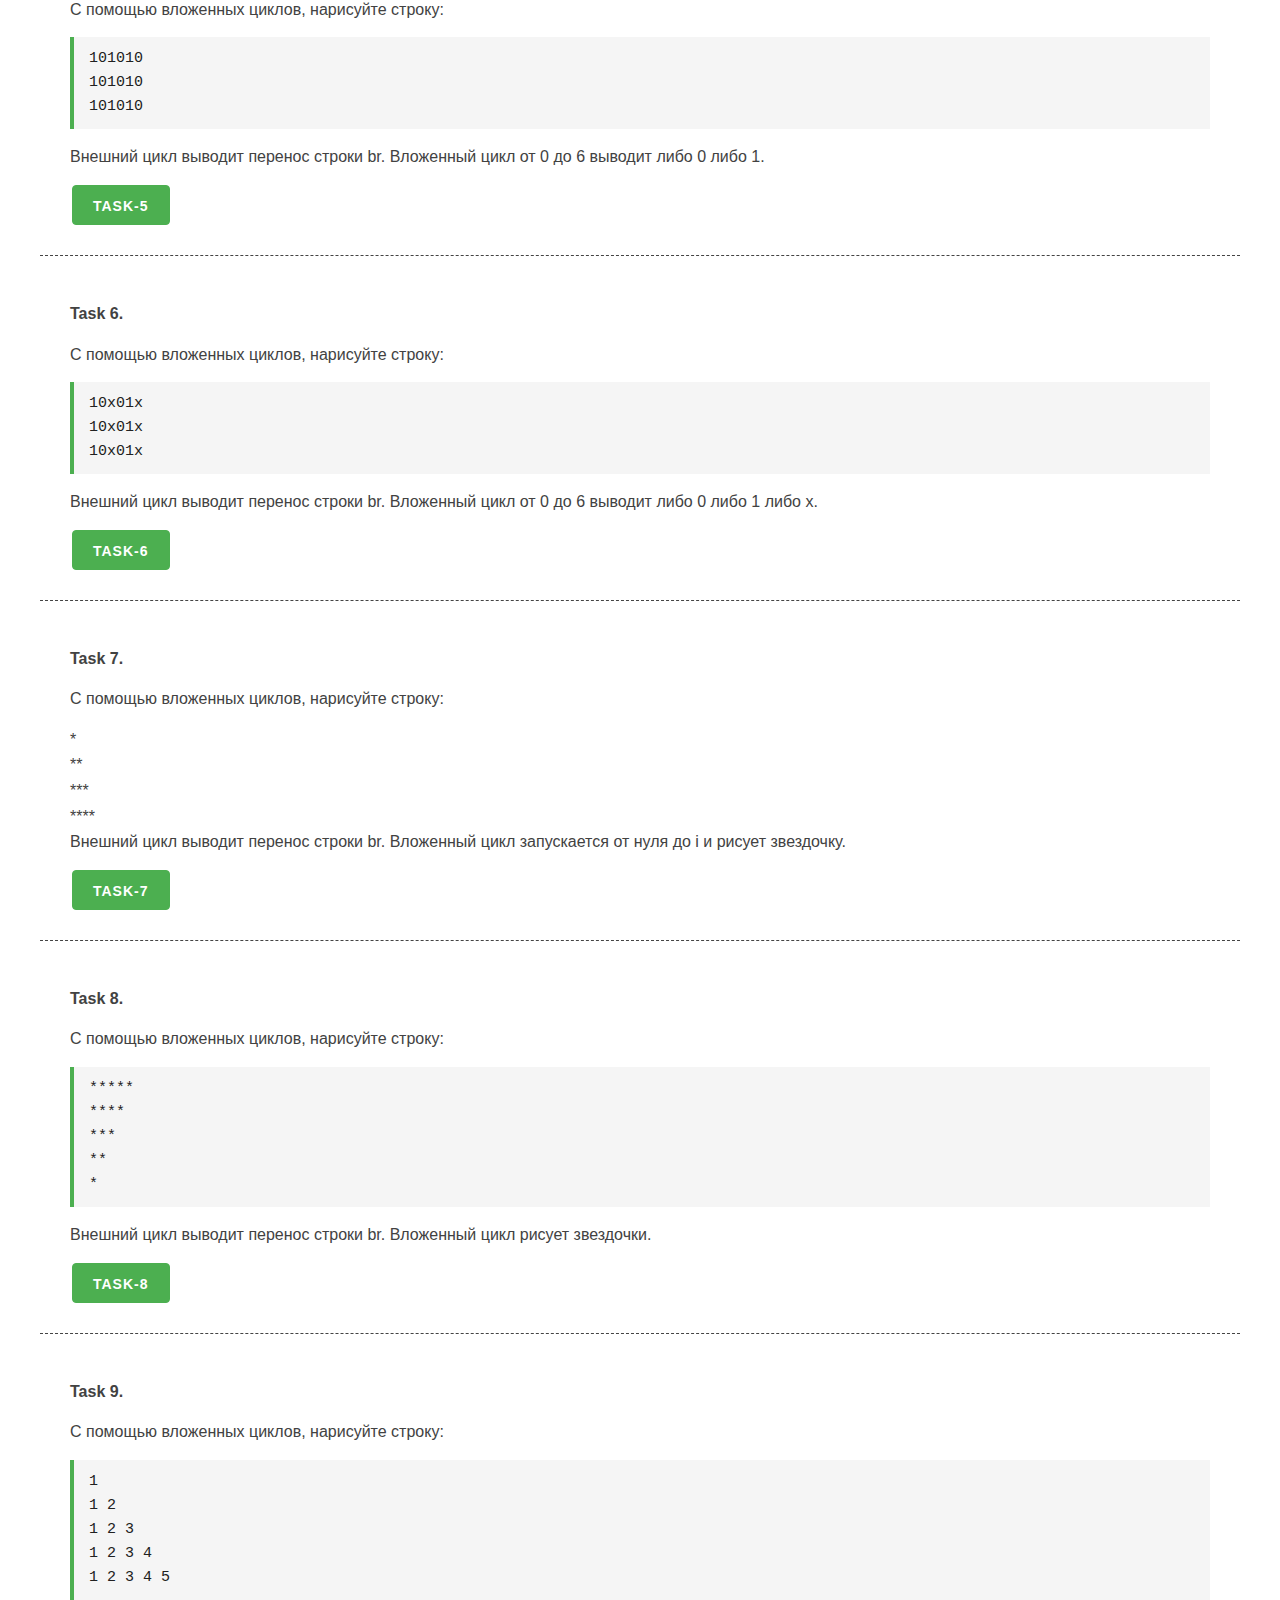
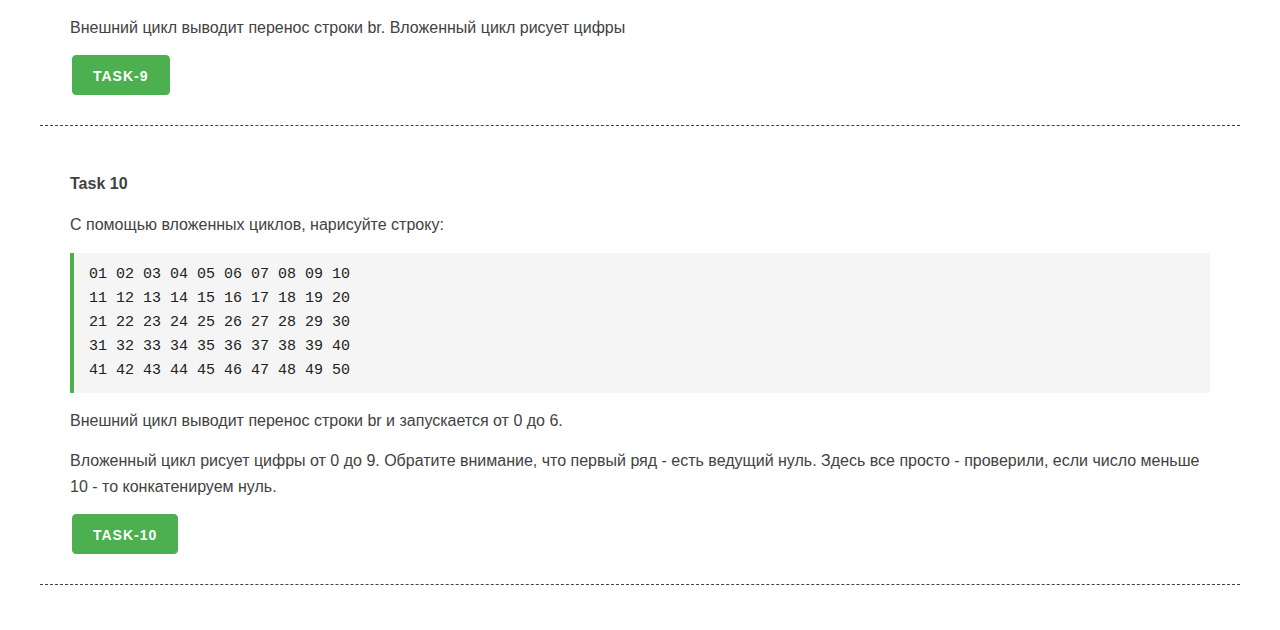
<file: unit_06/unit_06.html>
<!DOCTYPE html>
<html lang="en">

<head>
    <meta charset="UTF-8">
    <meta name="viewport" content="width=device-width, initial-scale=1.0">
    <meta http-equiv="X-UA-Compatible" content="ie=edge">
    <link rel="stylesheet" href="css/mustard-ui.min.css">
    <link rel="stylesheet" href="css/style.css">
    <title>Unit 06</title>
</head>

<body>
    <div class="container">
        <h1>Unit 06. Вложенные циклы.</h1>
        <h2><a href="https://itgid.info/course/javascript-2" target="_blank">JavaScript v.2.0 - курс Лущенко
                Александра</a></h2>
        <section>
            <p><b>Task 1.</b></p>
            <p>С помощью вложенных циклов, нарисуйте строку:</p>
            <pre>
***_***_***_
</pre>
            <p>где звездочки рисуются с помощью внутреннего цикла от 0 до 3, а _ с помощью внешнего.</p>
            <button class="button-primary b-1">Task-1</button>
            <div class="out-1"></div>
        </section>

        <section>
            <p><b>Task 2.</b></p>
            <p>С помощью вложенных циклов, нарисуйте строку:</p>
            <pre>
1<br>
*_*_*_<br>
2<br>
*_*_*_<br>
3<br>
*_*_*_<br>
</pre>
            <p>Решить задачу с помощью вложенных циклов. Внешний цикл выводит цифры и перенос строки br, , второй
                звездочки, знак подчеркивания и знак переноса.</p>
            <button class="button-primary b-2">Task-2</button>
            <div class="out-2"></div>
        </section>

        <section>
            <p><b>Task 3.</b></p>
            <p>С помощью вложенных циклов, нарисуйте строку:</p>
            <pre>
*_*_*_<br>
*_*_*_<br>
*_*_*_<br>
*_*_*_<br>
</pre>
            <p>Решить задачу с помощью вложенных циклов. Внешний цикл выводит перенос строки br, внутренний - звездочки,
                знак подчеркивания.</p>
            <button class="button-primary b-3">Task-3</button>
            <div class="out-3"></div>
        </section>

        <section>
            <p><b>Task 4.</b></p>
            <p>С помощью вложенных циклов, нарисуйте строку:</p>
            <pre>
                1_1 2 3 4 5 2_1 2 3 4 5 3_1 2 3 4 5
</pre>
            <button class="button-primary b-4">Task-4</button>
            <div class="out-4"></div>
        </section>

        <section>
            <p><b>Task 5.</b></p>
            <p>С помощью вложенных циклов, нарисуйте строку:</p>
            <pre>
101010<br>
101010<br>
101010<br>
</pre>
            <p>Внешний цикл выводит перенос строки br. Вложенный цикл от 0 до 6 выводит либо 0 либо 1.</p>
            <button class="button-primary b-5">Task-5</button>
            <div class="out-5"></div>
        </section>

        <section>
            <p><b>Task 6.</b></p>
            <p>С помощью вложенных циклов, нарисуйте строку:</p>
            <pre>
 10x01x<br>
 10x01x<br>
 10x01x<br>
</pre>
            <p>Внешний цикл выводит перенос строки br. Вложенный цикл от 0 до 6 выводит либо 0 либо 1 либо х.</p>
            <button class="button-primary b-6">Task-6</button>
            <div class="out-6"></div>
        </section>

        <section>
            <p><b>Task 7.</b></p>
            <p>С помощью вложенных циклов, нарисуйте строку:</p>
            *<br>
            **<br>
            ***<br>
            ****<br>
            </pre>
            <p>Внешний цикл выводит перенос строки br. Вложенный цикл запускается от нуля до i и рисует звездочку.</p>
            <button class="button-primary b-7">Task-7</button>
            <div class="out-7"></div>
        </section>


        <section>
            <p><b>Task 8.</b></p>
            <p>С помощью вложенных циклов, нарисуйте строку:</p>
            <pre>
*****<br>
****<br>
***<br>
**<br>
*
</pre>
            <p>Внешний цикл выводит перенос строки br. Вложенный цикл рисует звездочки. </p>
            <button class="button-primary b-8">Task-8</button>
            <div class="out-8"></div>
        </section>

        <section>
            <p><b>Task 9.</b></p>
            <p>С помощью вложенных циклов, нарисуйте строку:</p>
            <pre>
1<br>
1 2<br>
1 2 3<br>
1 2 3 4<br>
1 2 3 4 5<br>
</pre>
            <p>Внешний цикл выводит перенос строки br. Вложенный цикл рисует цифры</p>
            <button class="button-primary b-9">Task-9</button>
            <div class="out-9"></div>
        </section>

        <section>
            <p><b>Task 10</b></p>
            <p>С помощью вложенных циклов, нарисуйте строку:</p>
            <pre>
01 02 03 04 05 06 07 08 09 10<br>
11 12 13 14 15 16 17 18 19 20<br>
21 22 23 24 25 26 27 28 29 30<br>
31 32 33 34 35 36 37 38 39 40<br>
41 42 43 44 45 46 47 48 49 50<br>
</pre>
            <p>Внешний цикл выводит перенос строки br и запускается от 0 до 6.</p>
            <p>Вложенный цикл рисует цифры от 0 до 9. Обратите внимание, что первый ряд - есть ведущий нуль. Здесь все
                просто - проверили, если число меньше 10 - то конкатенируем нуль.</p>
            <button class="button-primary b-10">Task-10</button>
            <div class="out-10"></div>
        </section>


    </div>

    <script src="unit_06.js"></script>
</body>

</html>
</file>
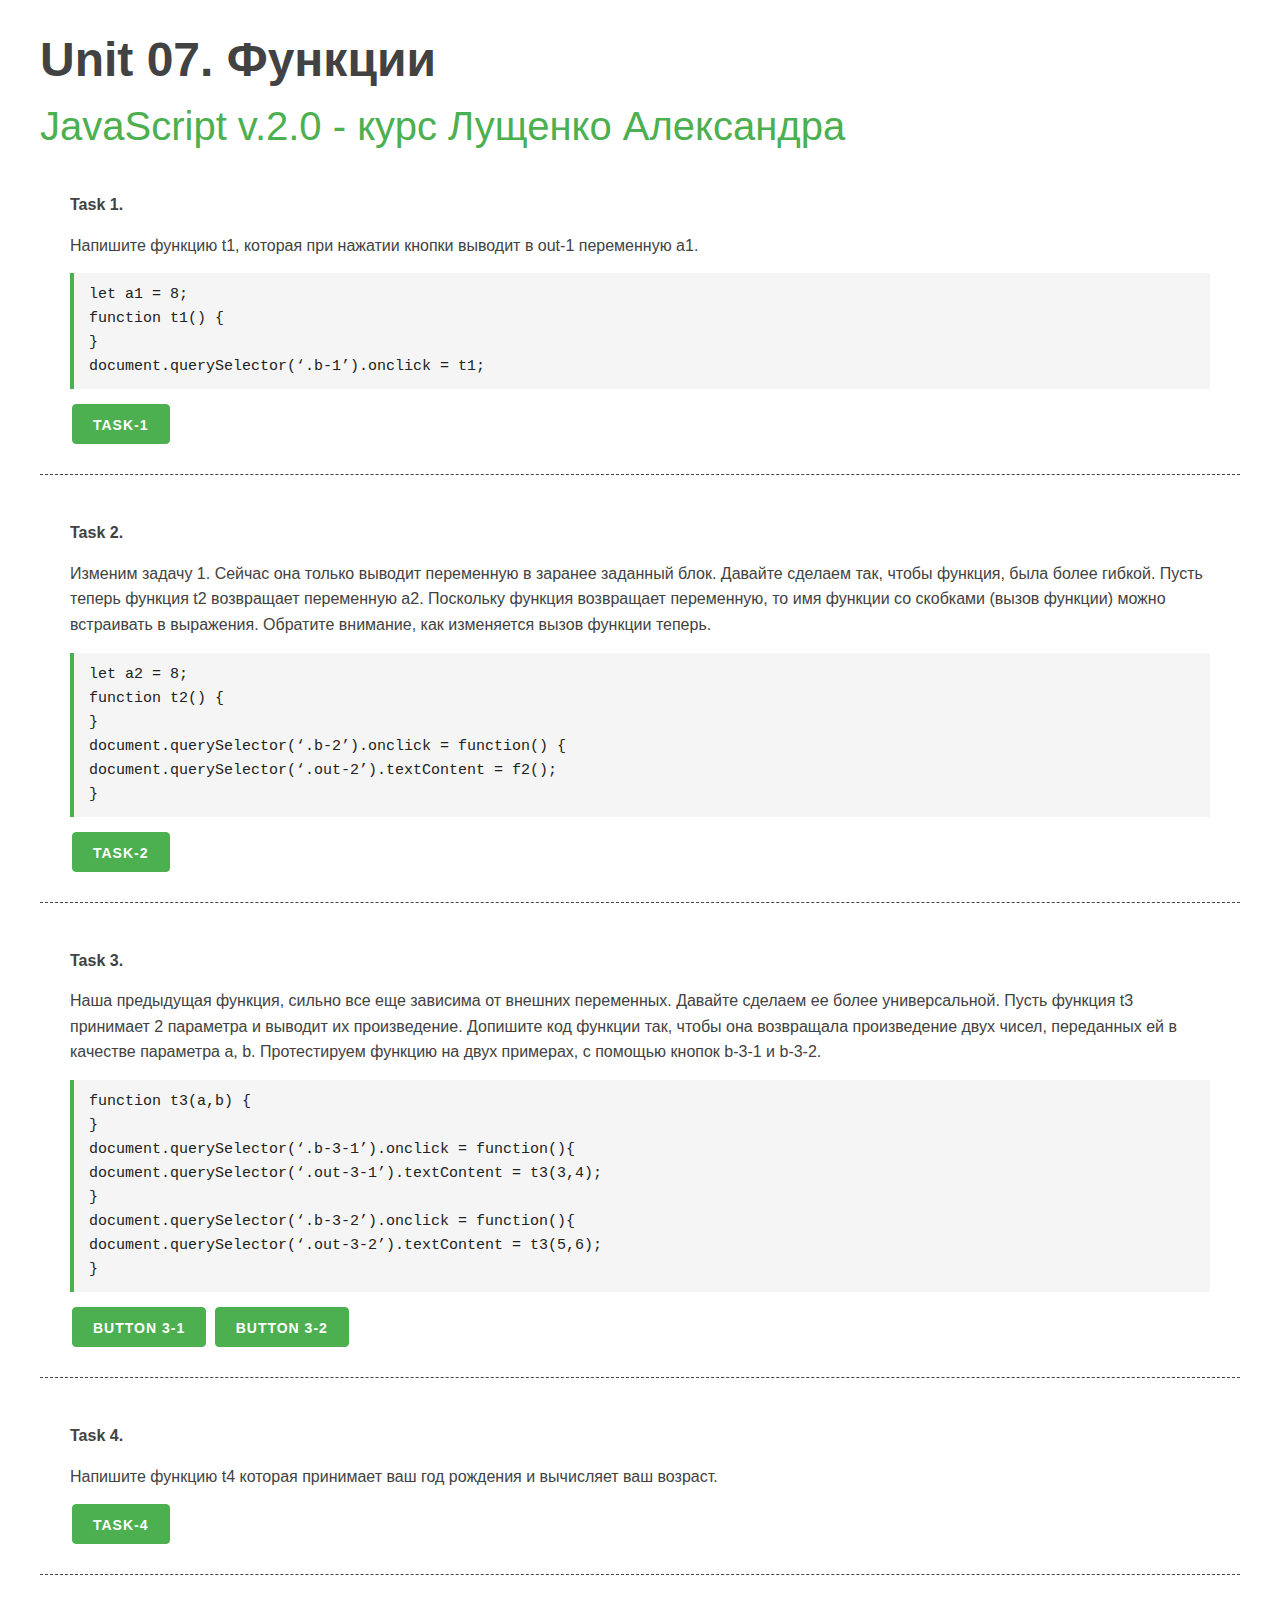
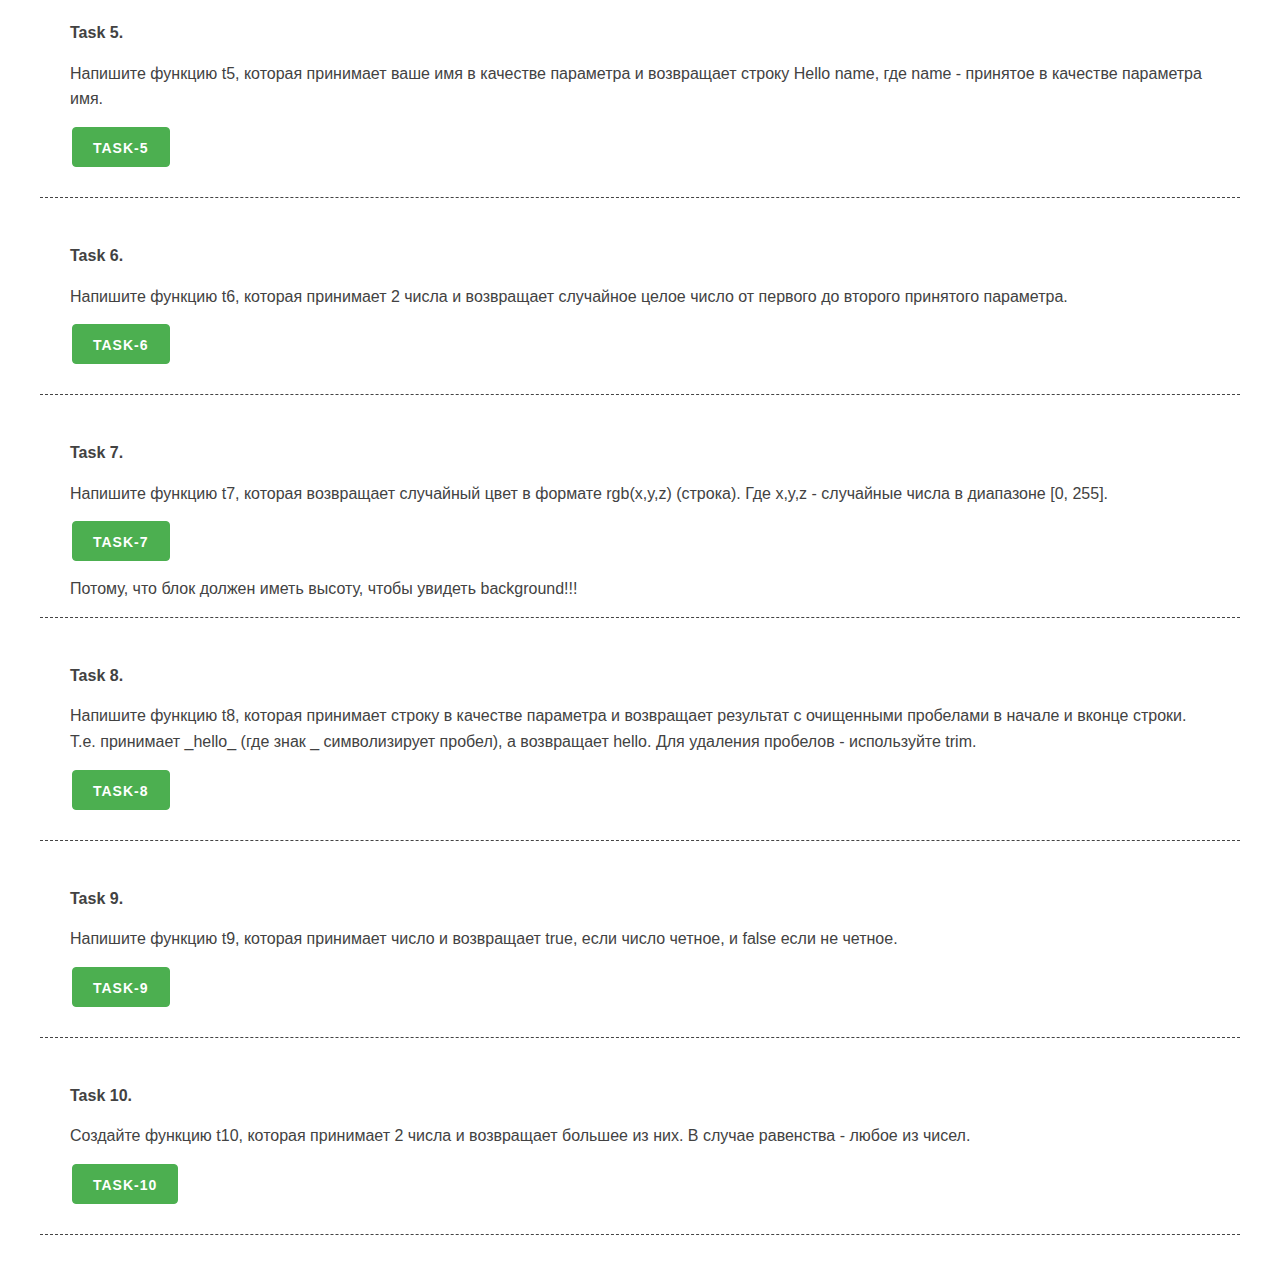
<file: unit_07/unit_07.html>
<!DOCTYPE html>
<html lang="en">

<head>
    <meta charset="UTF-8">
    <meta name="viewport" content="width=device-width, initial-scale=1.0">
    <meta http-equiv="X-UA-Compatible" content="ie=edge">
    <link rel="stylesheet" href="css/mustard-ui.min.css">
    <link rel="stylesheet" href="css/style.css">
    <title>Unit 07</title>
</head>

<body>
    <div class="container">
        <h1>Unit 07. Функции</h1>
        <h2><a href="https://itgid.info/course/javascript-2" target="_blank">JavaScript v.2.0 - курс Лущенко
                Александра</a></h2>
        <section>
            <p><b>Task 1.</b></p>
            <p>Напишите функцию t1, которая при нажатии кнопки выводит в out-1 переменную a1.</p>
            <pre>
                let a1 = 8;<br>
                function t1() {<br>
                
                }<br>
                document.querySelector(‘.b-1’).onclick = t1;  <br>              
            </pre>
            <button class="button-primary b-1">Task-1</button>
            <div class="out-1"></div>
        </section>

        <section>
            <p><b>Task 2.</b></p>
            <p>Изменим задачу 1. Сейчас она только выводит переменную в заранее заданный блок. Давайте сделаем так,
                чтобы функция, была более гибкой. Пусть теперь функция t2 возвращает переменную a2. Поскольку функция
                возвращает переменную, то имя функции со скобками (вызов функции) можно встраивать в выражения. Обратите
                внимание, как изменяется вызов функции теперь.
            </p>
            <pre>
                let a2 = 8;<br>
                function t2() {<br>
                
                }<br>
                document.querySelector(‘.b-2’).onclick = function() {<br>
                document.querySelector(‘.out-2’).textContent = f2();<br>
                }<br>
                          
            </pre>
            <button class="button-primary b-2">Task-2</button>
            <div class="out-2"></div>
        </section>

        <section>
            <p><b>Task 3.</b></p>
            <p>Наша предыдущая функция, сильно все еще зависима от внешних переменных. Давайте сделаем ее более
                универсальной. Пусть функция t3 принимает 2 параметра и выводит их произведение. Допишите код функции
                так, чтобы она возвращала произведение двух чисел, переданных ей в качестве параметра a, b. Протестируем
                функцию на двух примерах, с помощью кнопок b-3-1 и b-3-2.
            </p>
            <pre>
                function t3(a,b) {<br>

                }<br>
                document.querySelector(‘.b-3-1’).onclick =  function(){<br>
                document.querySelector(‘.out-3-1’).textContent = t3(3,4);<br>
                }<br>
                document.querySelector(‘.b-3-2’).onclick =  function(){<br>
                document.querySelector(‘.out-3-2’).textContent = t3(5,6);<br>
                }<br>
                
                          
            </pre>
            <button class="button-primary b-3-1">button 3-1</button>
            <button class="button-primary b-3-2">button 3-2</button>
            <div class="out-3-1"></div>
            <div class="out-3-2"></div>
        </section>

        <section>
            <p><b>Task 4.</b></p>
            <p>Напишите функцию t4 которая принимает ваш год рождения и вычисляет ваш возраст.</p>
            <button class="button-primary b-4">Task-4</button>
            <div class="out-4"></div>
        </section>

        <section>
            <p><b>Task 5.</b></p>
            <p>Напишите функцию t5, которая принимает ваше имя в качестве параметра и возвращает строку Hello name, где
                name - принятое в качестве параметра имя.</p>
            <button class="button-primary b-5">Task-5</button>
            <div class="out-5"></div>
        </section>

        <section>
            <p><b>Task 6.</b></p>
            <p>Напишите функцию t6, которая принимает 2 числа и возвращает случайное целое число от первого до второго
                принятого параметра.
            </p>
            <button class="button-primary b-6">Task-6</button>
            <div class="out-6"></div>
        </section>

        <section>
            <p><b>Task 7.</b></p>
            <p>Напишите функцию t7, которая возвращает случайный цвет в формате rgb(x,y,z) (строка). Где x,y,z -
                случайные числа в диапазоне [0, 255].
            </p>
            <button class="button-primary b-7">Task-7</button>
            <div class="out-7">Потому, что блок должен иметь высоту, чтобы увидеть background!!!</div>
        </section>

        <section>
            <p><b>Task 8.</b></p>
            <p>Напишите функцию t8, которая принимает строку в качестве параметра и возвращает результат с очищенными
                пробелами в начале и вконце строки. Т.е. принимает _hello_ (где знак _ символизирует пробел), а
                возвращает hello. Для удаления пробелов - используйте trim.

            </p>
            <button class="button-primary b-8">Task-8</button>
            <div class="out-8"></div>
        </section>

        <section>
            <p><b>Task 9.</b></p>
            <p>Напишите функцию t9, которая принимает число и возвращает true, если число четное, и false если не
                четное.
            </p>
            <button class="button-primary b-9">Task-9</button>
            <div class="out-9"></div>
        </section>

        <section>
            <p><b>Task 10.</b></p>
            <p>Создайте функцию t10, которая принимает 2 числа и возвращает большее из них. В случае равенства - любое
                из чисел.
            </p>
            <button class="button-primary b-10">Task-10</button>
            <div class="out-10"></div>
        </section>

    </div>

    <script src="unit_07.js"></script>
</body>

</html>
</file>
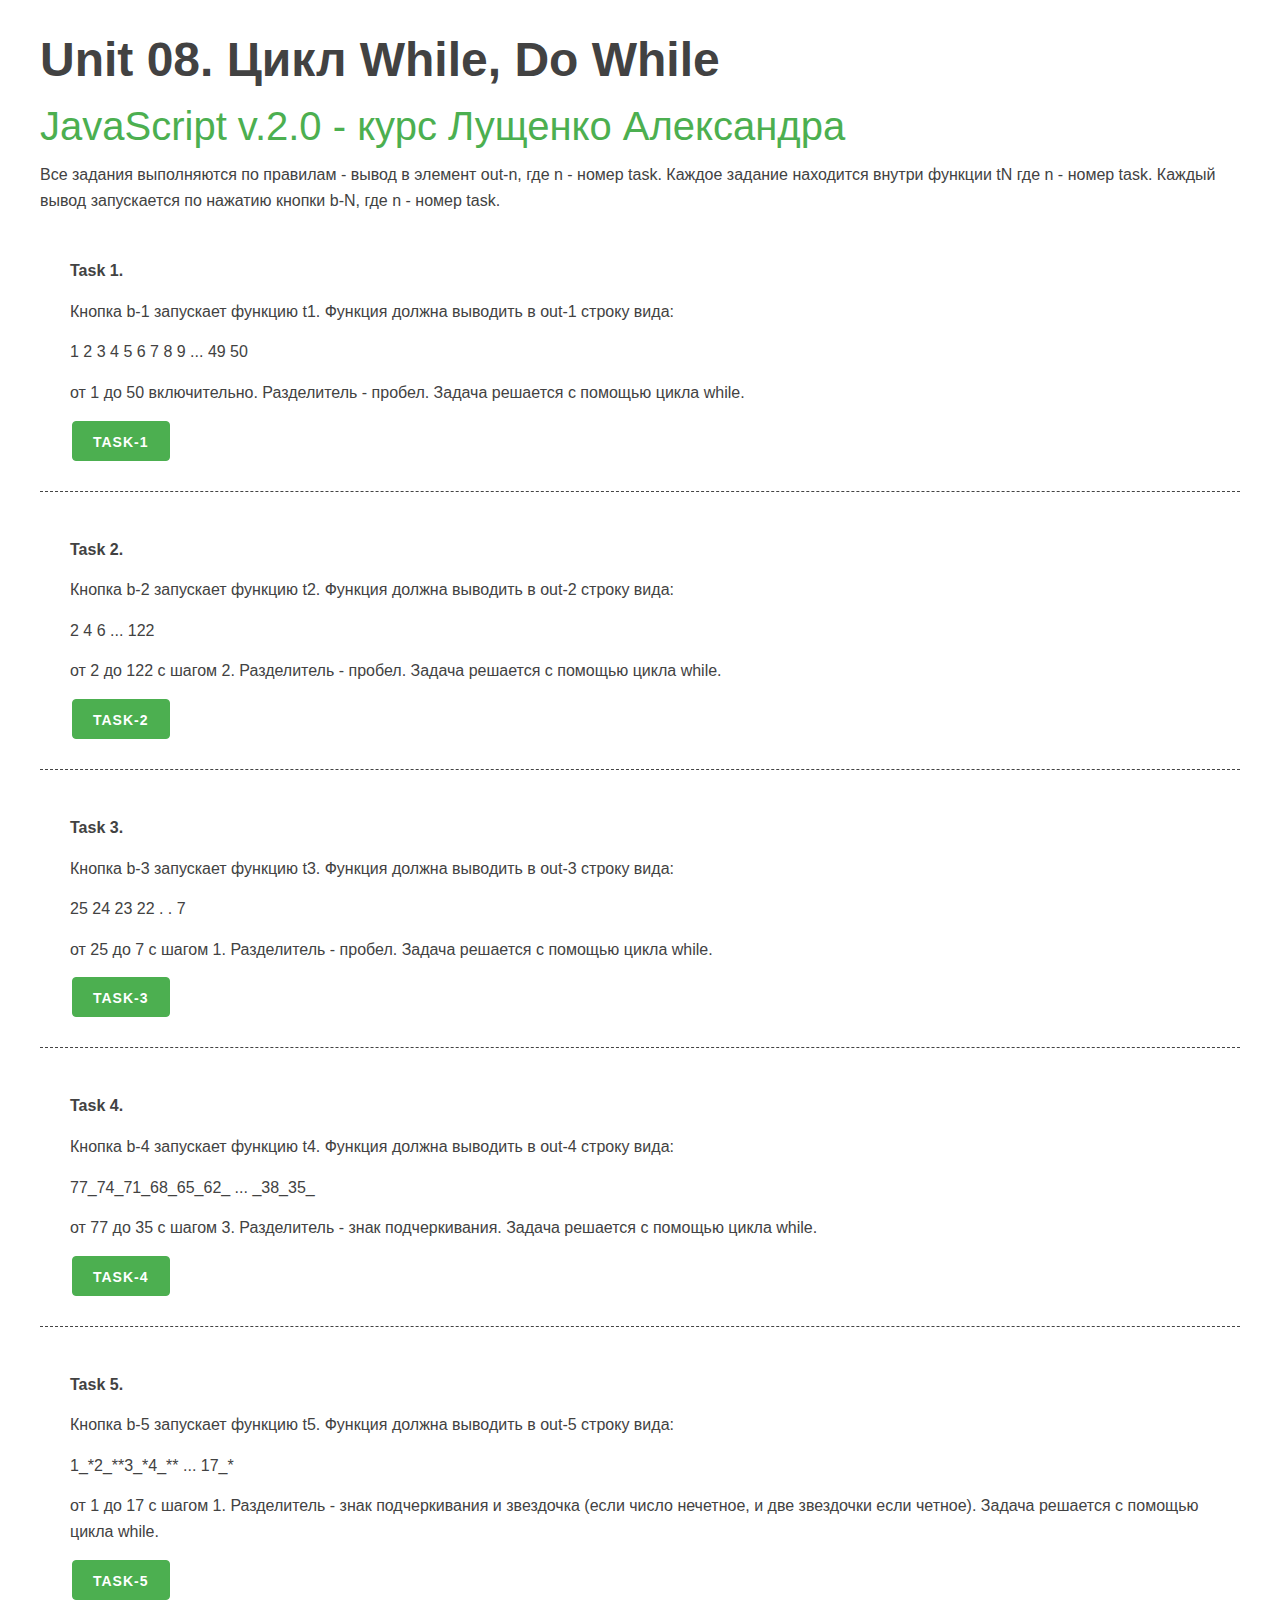
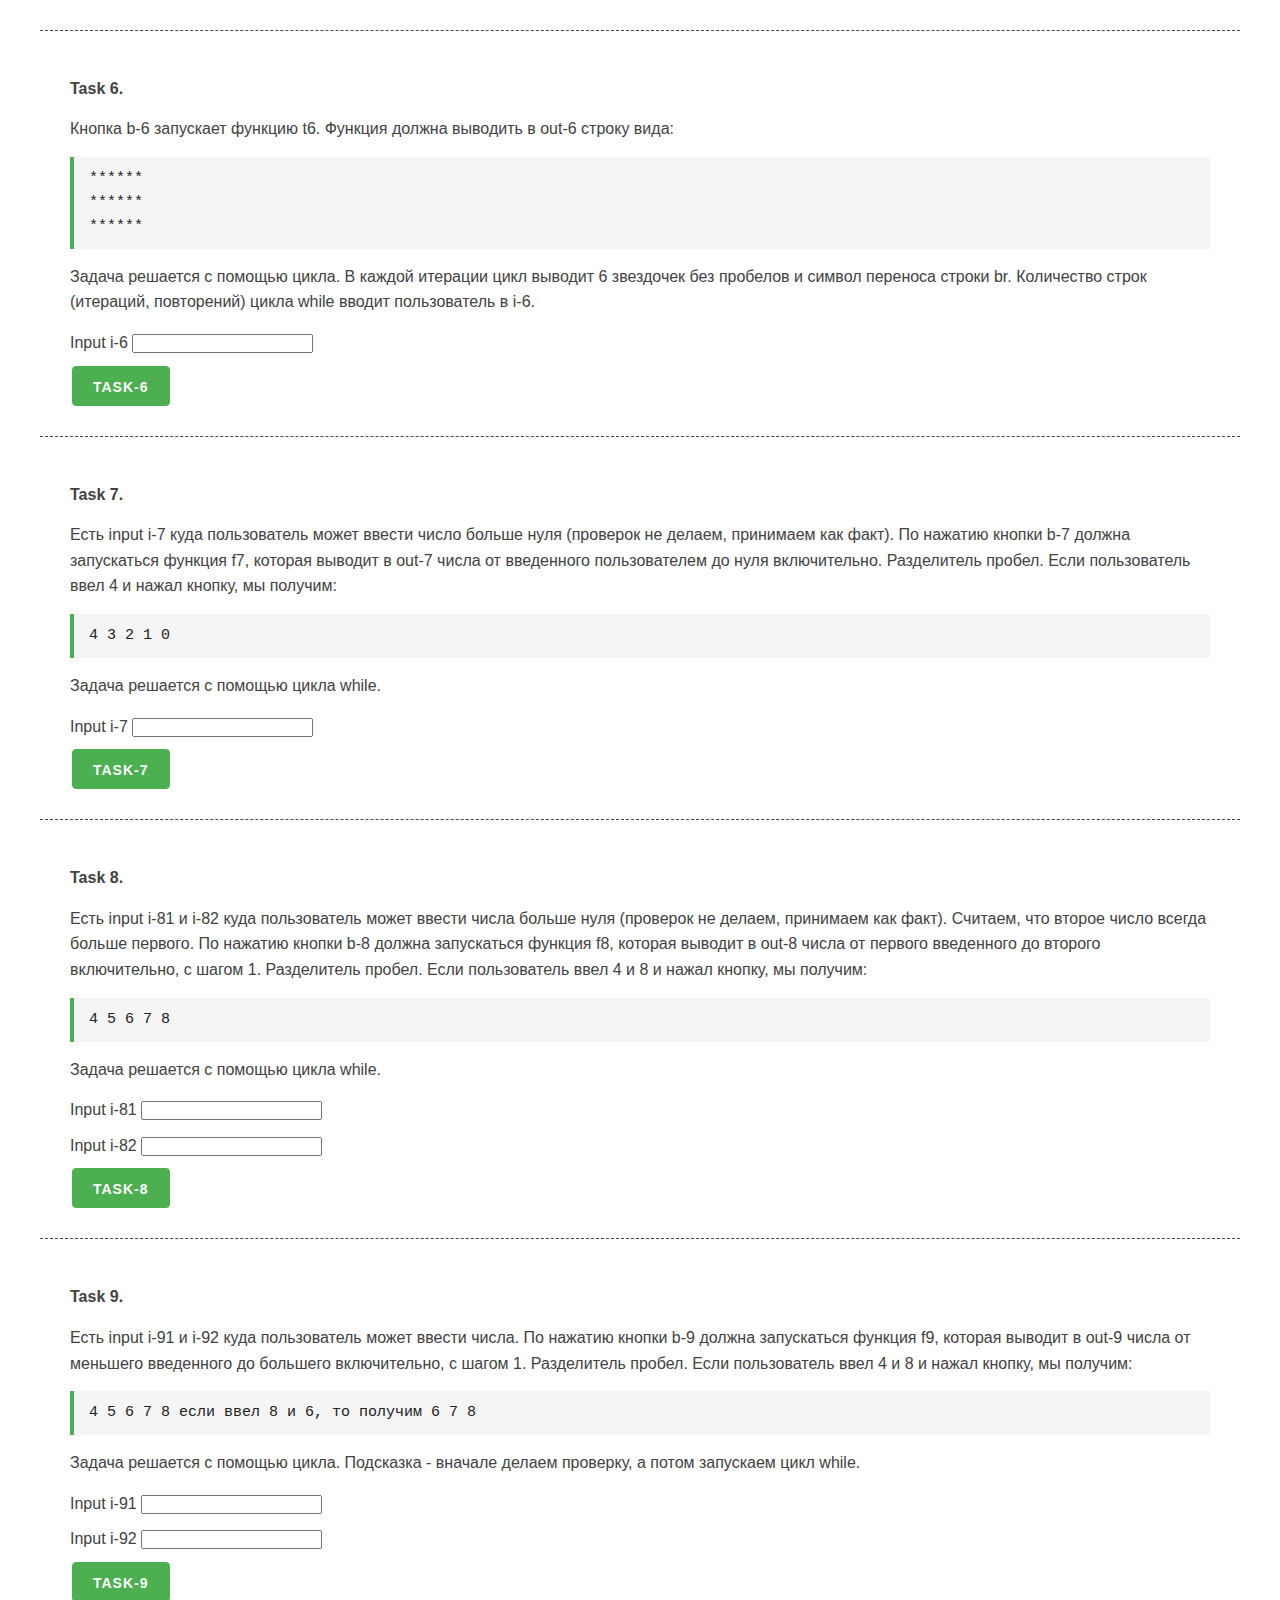
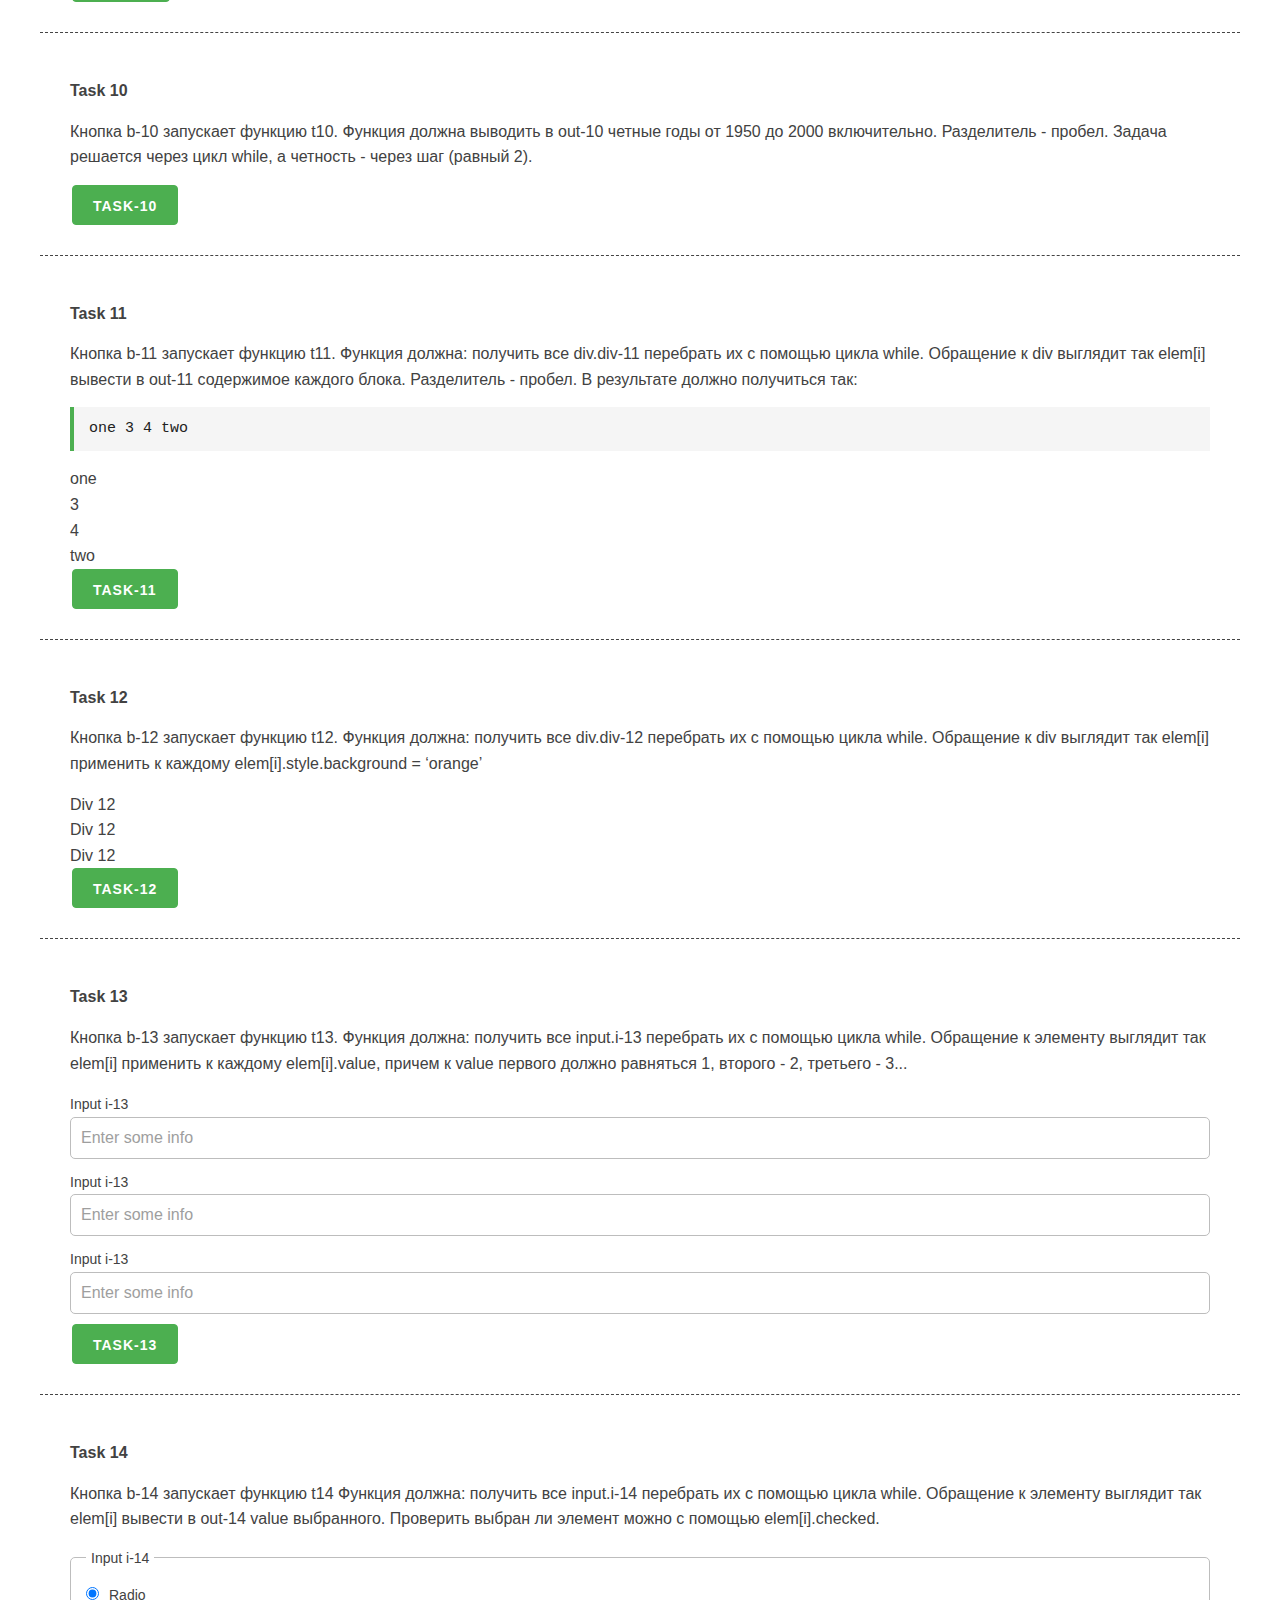
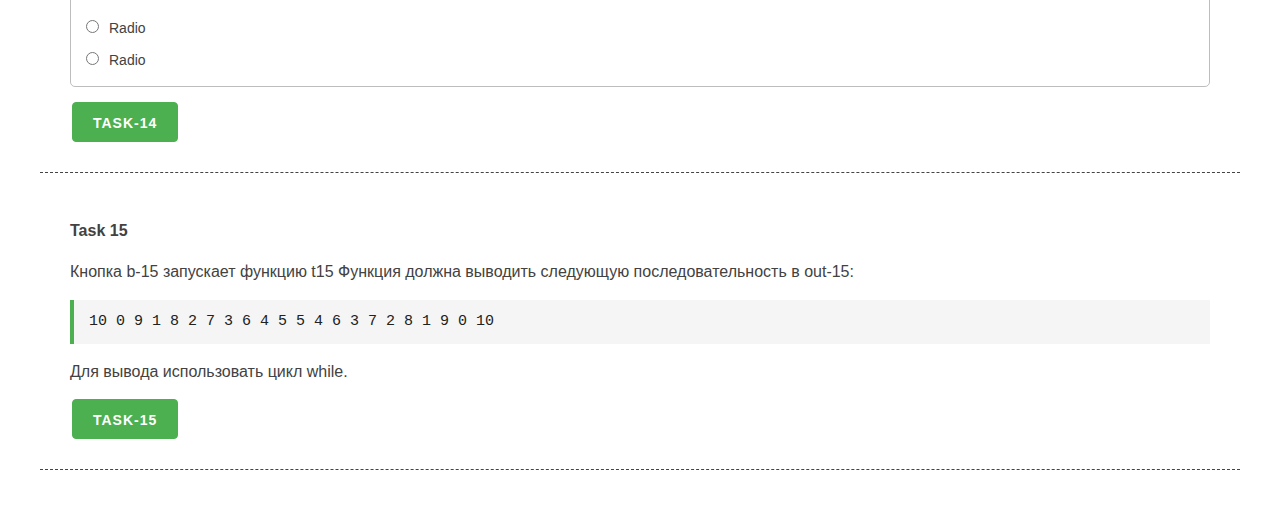
<file: unit_08/unit_08.html>
<!DOCTYPE html>
<html lang="en">

<head>
    <meta charset="UTF-8">
    <meta name="viewport" content="width=device-width, initial-scale=1.0">
    <meta http-equiv="X-UA-Compatible" content="ie=edge">
    <link rel="stylesheet" href="css/mustard-ui.min.css">
    <link rel="stylesheet" href="css/style.css">
    <title>Unit 08</title>
</head>

<body>
    <div class="container">
        <h1>Unit 08. Цикл While, Do While</h1>
        <h2><a href="https://itgid.info/course/javascript-2" target="_blank">JavaScript v.2.0 - курс Лущенко
                Александра</a></h2>
        <p>Все задания выполняются по правилам - вывод в элемент out-n, где n - номер task. Каждое задание находится
            внутри
            функции tN где n - номер task. Каждый вывод запускается по нажатию кнопки b-N, где n - номер task.</p>
        <section>
            <p><b>Task 1.</b></p>
            <p>Кнопка b-1 запускает функцию t1. Функция должна выводить в out-1 строку вида:</p>
            <p>1 2 3 4 5 6 7 8 9 ... 49 50</p>
            от 1 до 50 включительно. Разделитель - пробел. Задача решается с помощью цикла while.</p>

            <button class="button-primary b-1">Task-1</button>
            <div class="out-1"></div>
        </section>

        <section>
            <p><b>Task 2.</b></p>
            <p>Кнопка b-2 запускает функцию t2. Функция должна выводить в out-2 строку вида:</p>
            <p>2 4 6 ... 122</p>
            <p>от 2 до 122 c шагом 2. Разделитель - пробел. Задача решается с помощью цикла while.</p>
            <button class="button-primary b-2">Task-2</button>
            <div class="out-2"></div>
        </section>

        <section>
            <p><b>Task 3.</b></p>
            <p>Кнопка b-3 запускает функцию t3. Функция должна выводить в out-3 строку вида:</p>
            <p> 25 24 23 22 . . 7</p>
            <p> от 25 до 7 c шагом 1. Разделитель - пробел. Задача решается с помощью цикла while.</p>
            <button class="button-primary b-3">Task-3</button>
            <div class="out-3"></div>
        </section>

        <section>
            <p><b>Task 4.</b></p>
            <p>Кнопка b-4 запускает функцию t4. Функция должна выводить в out-4 строку вида: </p>
            <p> 77_74_71_68_65_62_ ... _38_35_ </p>
            <p> от 77 до 35 c шагом 3. Разделитель - знак подчеркивания. Задача решается с помощью цикла while.
            </p>
            <button class="button-primary b-4">Task-4</button>
            <div class="out-4"></div>
        </section>

        <section>
            <p><b>Task 5.</b></p>
            <p>Кнопка b-5 запускает функцию t5. Функция должна выводить в out-5 строку вида:</p>
            <p> 1_*2_**3_*4_** ... 17_*</p>
            <p> от 1 до 17 c шагом 1. Разделитель - знак подчеркивания и звездочка (если число нечетное, и две звездочки
                если четное). Задача решается с помощью цикла while.
            </p>
            <button class="button-primary b-5">Task-5</button>
            <div class="out-5"></div>
        </section>

        <section>
            <p><b>Task 6.</b></p>
            <p>Кнопка b-6 запускает функцию t6. Функция должна выводить в out-6 строку вида: </p>
            <pre>
                ******<br>
                ******<br>
                ******<br>
            </pre>
            <p> Задача решается с помощью цикла. В каждой итерации цикл выводит 6 звездочек без пробелов и символ
                переноса строки br. Количество строк (итераций, повторений) цикла while вводит пользователь в i-6.
            </p>
            <div class="form-control">Input i-6 <input type="number" class="i-6"></div>
            <button class="button-primary b-6">Task-6</button>
            <div class="out-6"></div>
        </section>

        <section>
            <p><b>Task 7.</b></p>
            <p>Есть input i-7 куда пользователь может ввести число больше нуля (проверок не делаем, принимаем как факт).
                По нажатию кнопки b-7 должна запускаться функция f7, которая выводит в out-7 числа от введенного
                пользователем до нуля включительно. Разделитель пробел. Если пользователь ввел 4 и нажал кнопку, мы
                получим:</p>
            <pre>
            4 3 2 1 0
            </pre>
            <p>Задача решается с помощью цикла while.</p>
            <div class="form-control">Input i-7 <input type="number" class="i-7"></div>
            <button class="button-primary b-7">Task-7</button>
            <div class="out-7"></div>
        </section>


        <section>
            <p><b>Task 8.</b></p>
            <p>Есть input i-81 и i-82 куда пользователь может ввести числа больше нуля (проверок не делаем, принимаем
                как факт). Считаем, что второе число всегда больше первого. По нажатию кнопки b-8 должна запускаться
                функция f8, которая выводит в out-8 числа от первого введенного до второго включительно, с шагом 1.
                Разделитель пробел. Если пользователь ввел 4 и 8 и нажал кнопку, мы получим:</p>
            <pre>
                4 5 6 7 8
            </pre>
            <p>Задача решается с помощью цикла while.</p>
            <div class="form-control">Input i-81 <input type="number" class="i-81"></div>
            <div class="form-control">Input i-82 <input type="number" class="i-82"></div>

            <button class="button-primary b-8">Task-8</button>
            <div class="out-8"></div>
        </section>

        <section>
            <p><b>Task 9.</b></p>
            <p>Есть input i-91 и i-92 куда пользователь может ввести числа. По нажатию кнопки b-9 должна запускаться
                функция f9, которая выводит в out-9 числа от меньшего введенного до большего включительно, с шагом 1.
                Разделитель пробел. Если пользователь ввел 4 и 8 и нажал кнопку, мы получим:</p>
            <pre>
                4 5 6 7 8
                если ввел 8 и 6, то получим
                6 7 8
            </pre>
            <p> Задача решается с помощью цикла. Подсказка - вначале делаем проверку, а потом запускаем цикл while.</p>
            <div class="form-control">Input i-91 <input type="number" class="i-91"></div>
            <div class="form-control">Input i-92 <input type="number" class="i-92"></div>
            <button class="button-primary b-9">Task-9</button>
            <div class="out-9"></div>
        </section>

        <section>
            <p><b>Task 10</b></p>
            <p>Кнопка b-10 запускает функцию t10. Функция должна выводить в out-10 четные годы от 1950 до 2000
                включительно. Разделитель - пробел. Задача решается через цикл while, а четность - через шаг (равный 2).
            </p>
            <button class="button-primary b-10">Task-10</button>
            <div class="out-10"></div>
        </section>

        <section>
            <p><b>Task 11</b></p>
            <p>Кнопка b-11 запускает функцию t11. Функция должна:
                получить все div.div-11
                перебрать их с помощью цикла while. Обращение к div выглядит так elem[i]
                вывести в out-11 содержимое каждого блока. Разделитель - пробел.
                В результате должно получиться так:</p>
            <pre>
                one 3 4 two
            </pre>
            <div class="div-11">one</div>
            <div class="div-11">3</div>
            <div class="div-11">4</div>
            <div class="div-11">two</div>
            <button class="button-primary b-11">Task-11</button>
            <div class="out-11"></div>
        </section>

        <section>
            <p><b>Task 12</b></p>
            <p>Кнопка b-12 запускает функцию t12. Функция должна:
                получить все div.div-12
                перебрать их с помощью цикла while. Обращение к div выглядит так elem[i]
                применить к каждому elem[i].style.background = ‘orange’</p>
            <div class="div-12">Div 12</div>
            <div class="div-12">Div 12</div>
            <div class="div-12">Div 12</div>
            <button class="button-primary b-12">Task-12</button>
            <div class="out-12"></div>
        </section>

        <section>
            <p><b>Task 13</b></p>
            <p>Кнопка b-13 запускает функцию t13. Функция должна:
                получить все input.i-13
                перебрать их с помощью цикла while. Обращение к элементу выглядит так elem[i]
                применить к каждому elem[i].value, причем к value первого должно равняться 1, второго - 2, третьего -
                3...
            </p>
            <div class="form-control">
                <label>Input i-13</label>
                <input type="text" placeholder="Enter some info" class="i-13">
            </div>
            <div class="form-control">
                <label>Input i-13</label>
                <input type="text" placeholder="Enter some info" class="i-13">
            </div>
            <div class="form-control">
                <label>Input i-13</label>
                <input type="text" placeholder="Enter some info" class="i-13">
            </div>
            <button class="button-primary b-13">Task-13</button>
            <div class="out-13"></div>
        </section>

        <section>
            <p><b>Task 14</b></p>
            <p>Кнопка b-14 запускает функцию t14 Функция должна:
                получить все input.i-14
                перебрать их с помощью цикла while. Обращение к элементу выглядит так elem[i]
                вывести в out-14 value выбранного. Проверить выбран ли элемент можно с помощью elem[i].checked.
            </p>
            <fieldset>
                <legend>Input i-14</legend>
                <div class="form-control">
                    <label><input type="radio" name="i-14" class="i-14" checked value="333">Radio</label>
                </div>
                <div class="form-control">
                    <label><input type="radio" name="i-14" class="i-14" value="444">Radio</label>
                </div>
                <div class="form-control">
                    <label><input type="radio" name="i-14" class="i-14" value="555">Radio</label>
                </div>
            </fieldset>
            <button class="button-primary b-14">Task-14</button>
            <div class="out-14"></div>
        </section>

        <section>
            <p><b>Task 15</b></p>
            <p>Кнопка b-15 запускает функцию t15 Функция должна выводить следующую последовательность в out-15:</p>
            <pre>
                10 0 9 1 8 2 7 3 6 4 5 5 4 6 3 7 2 8 1 9 0 10
               </pre>
            <p> Для вывода использовать цикл while.
            </p>

            <button class="button-primary b-15">Task-15</button>
            <div class="out-15"></div>
        </section>


    </div>

    <script src="unit_08.js"></script>
</body>

</html>
</file>
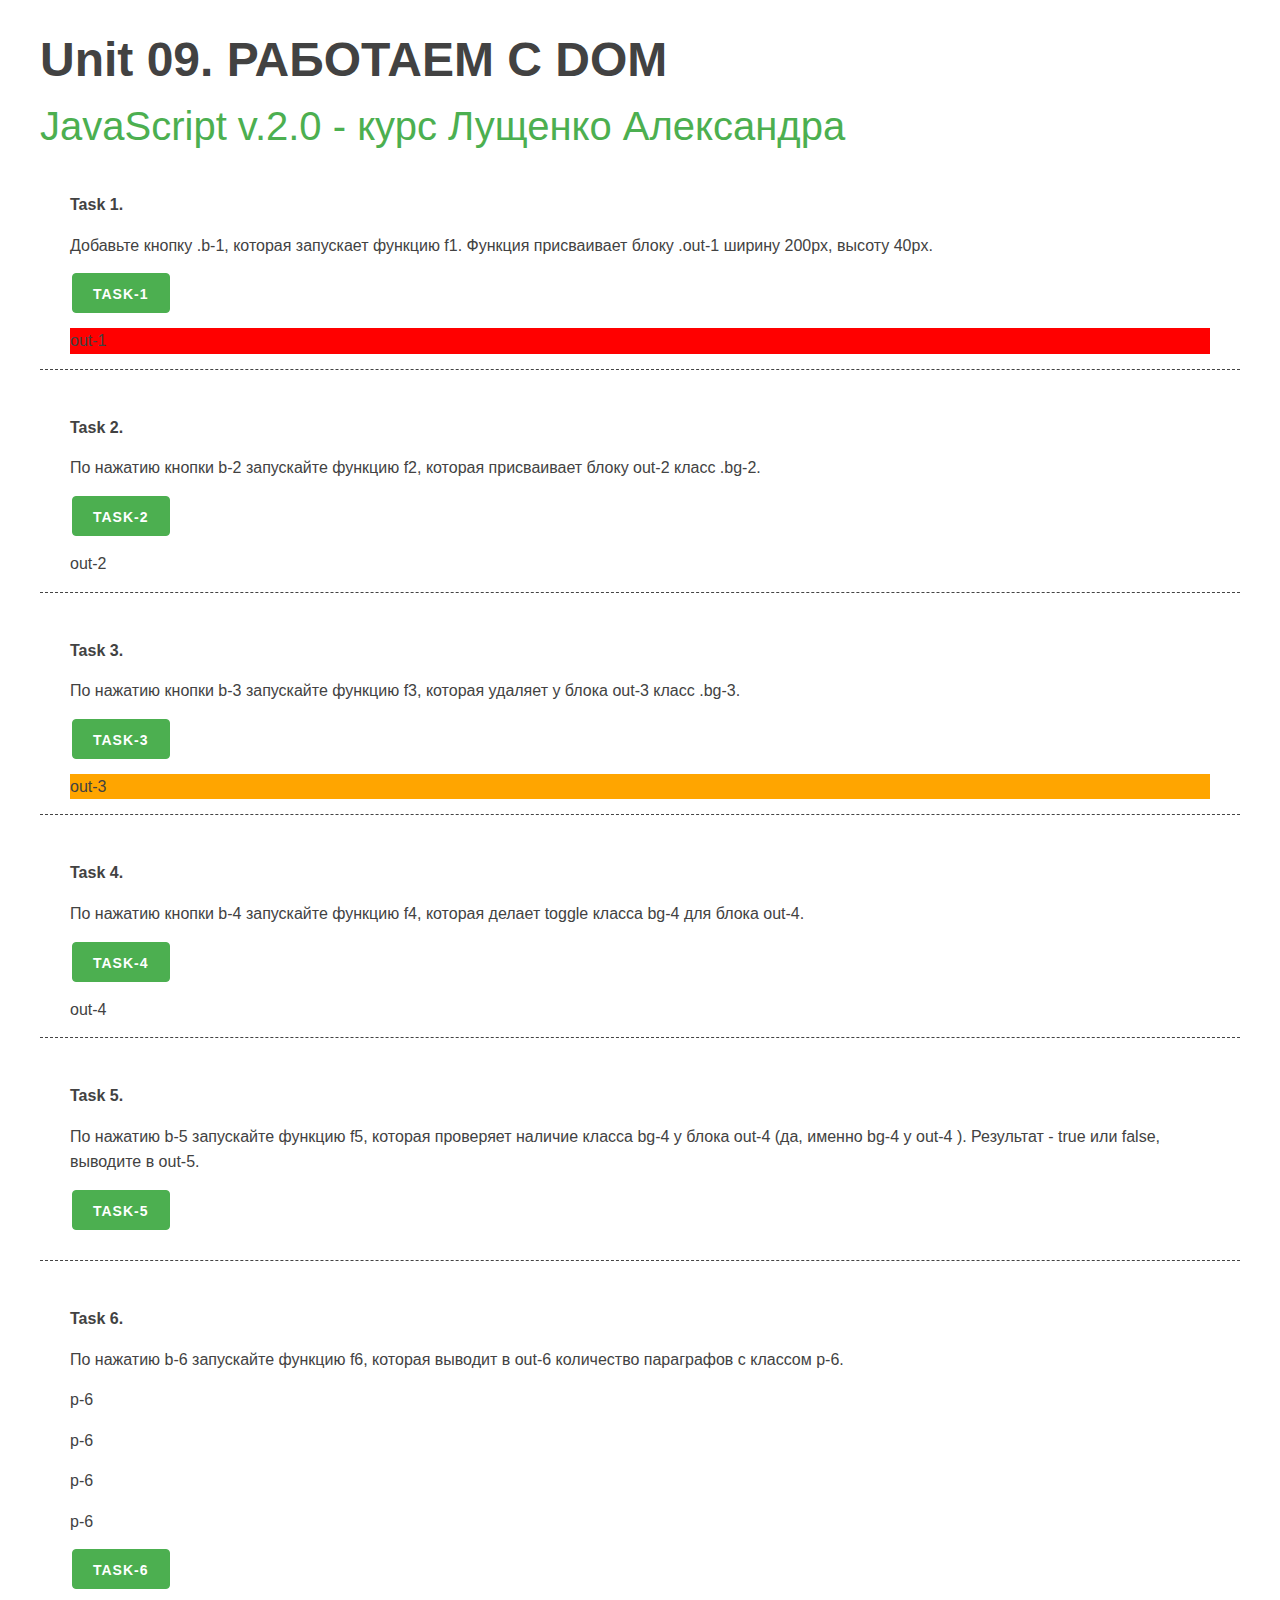
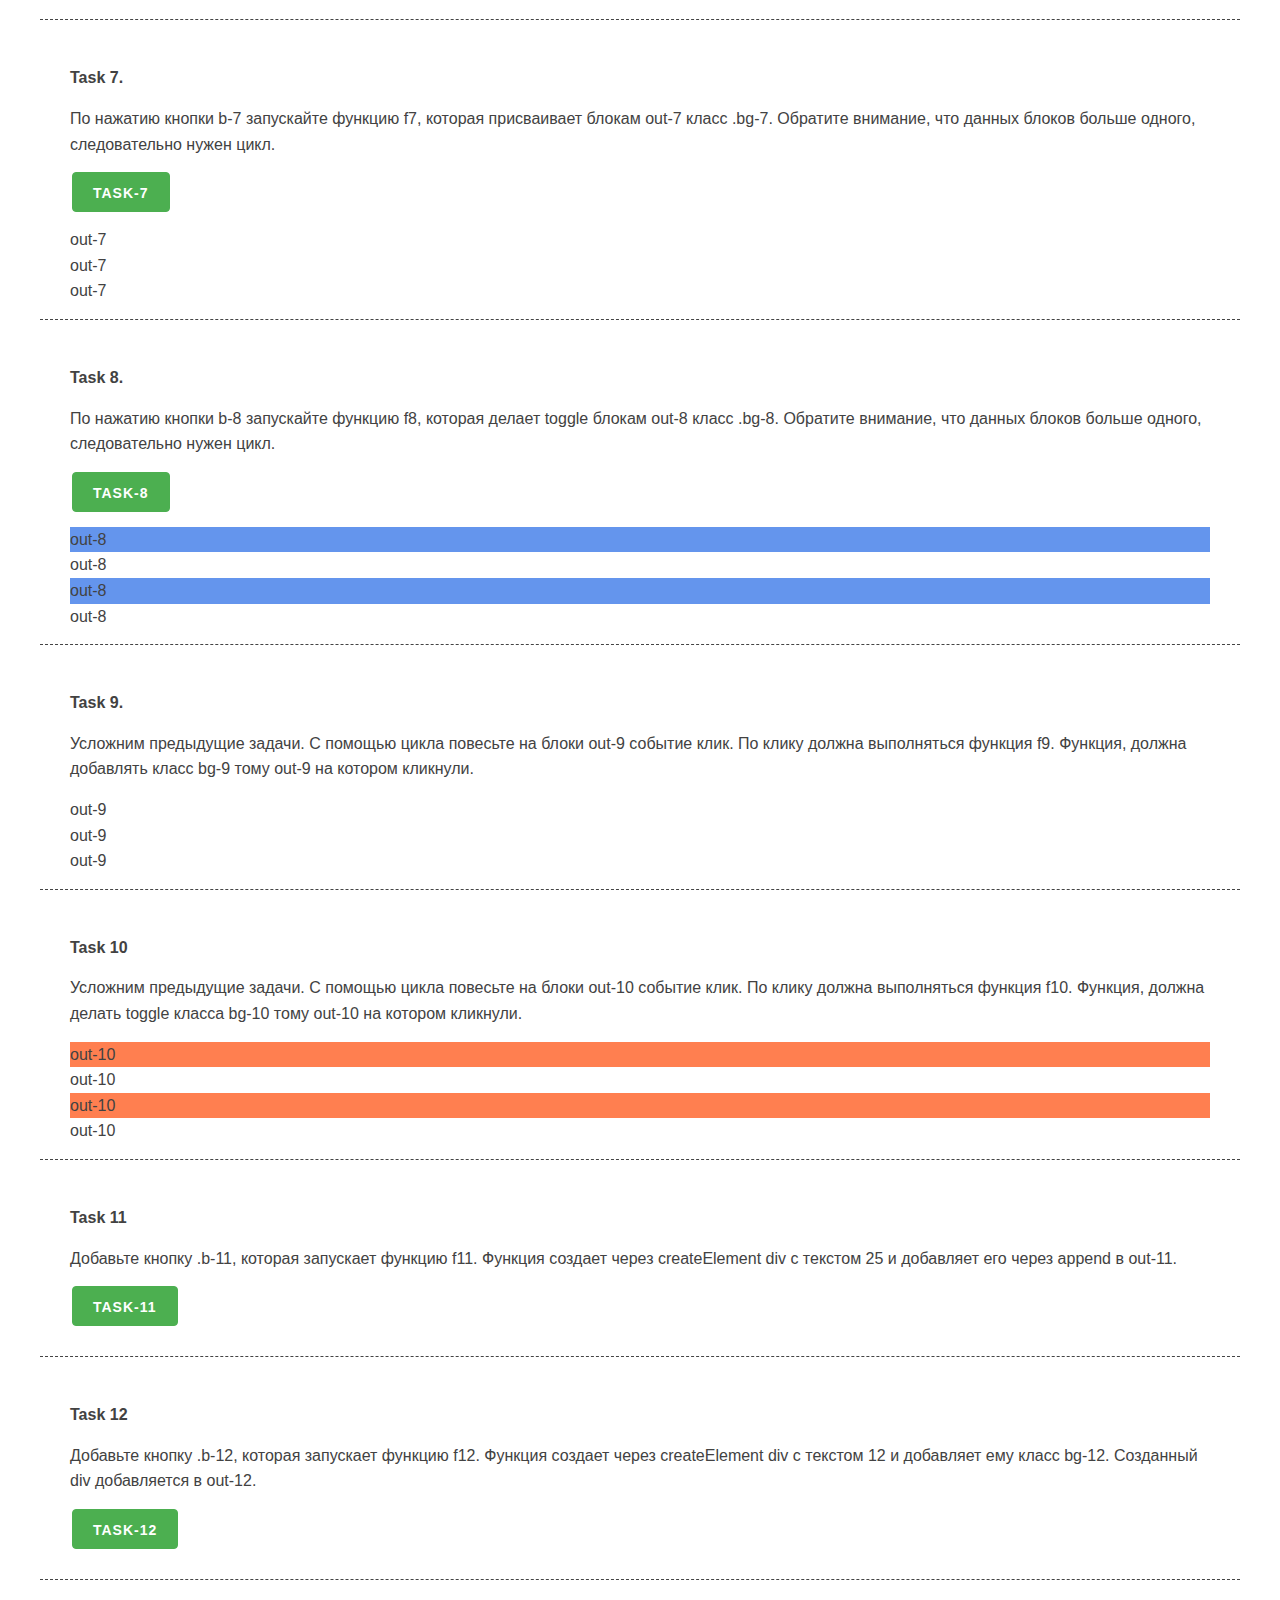
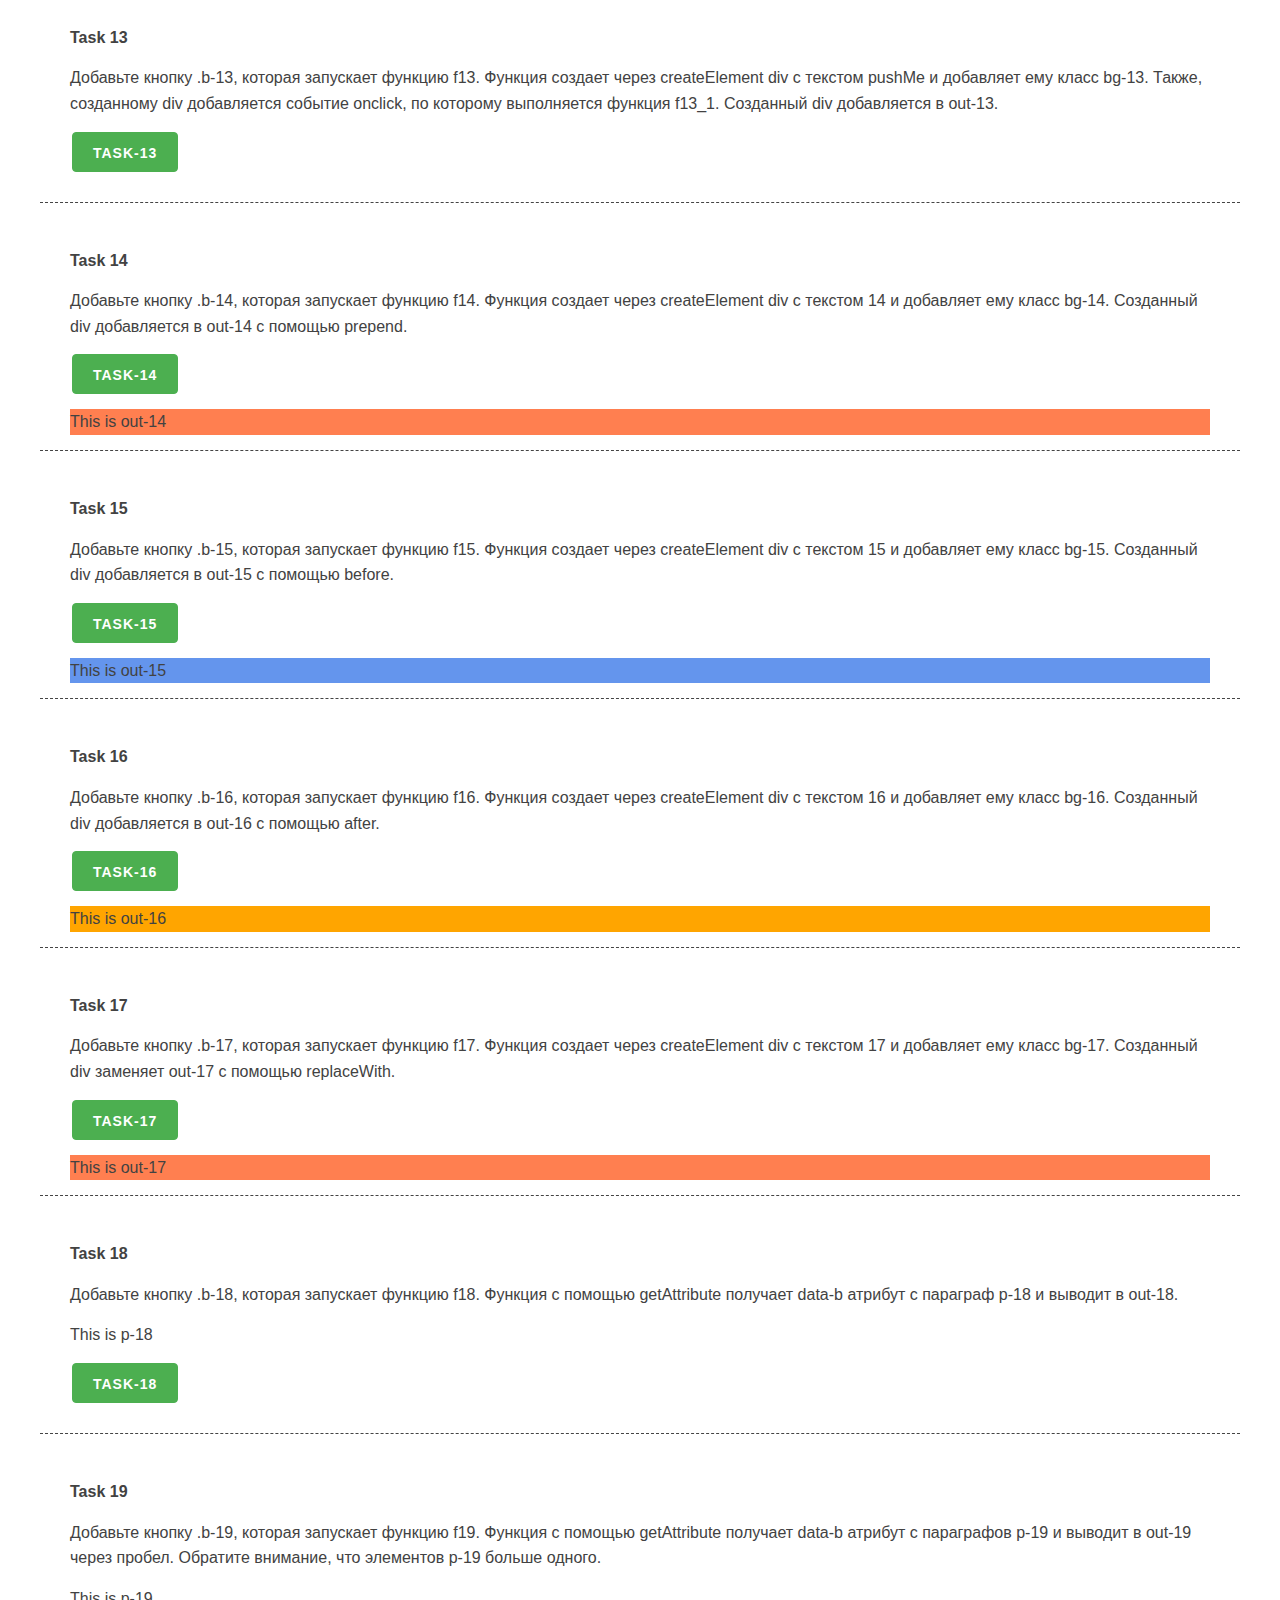
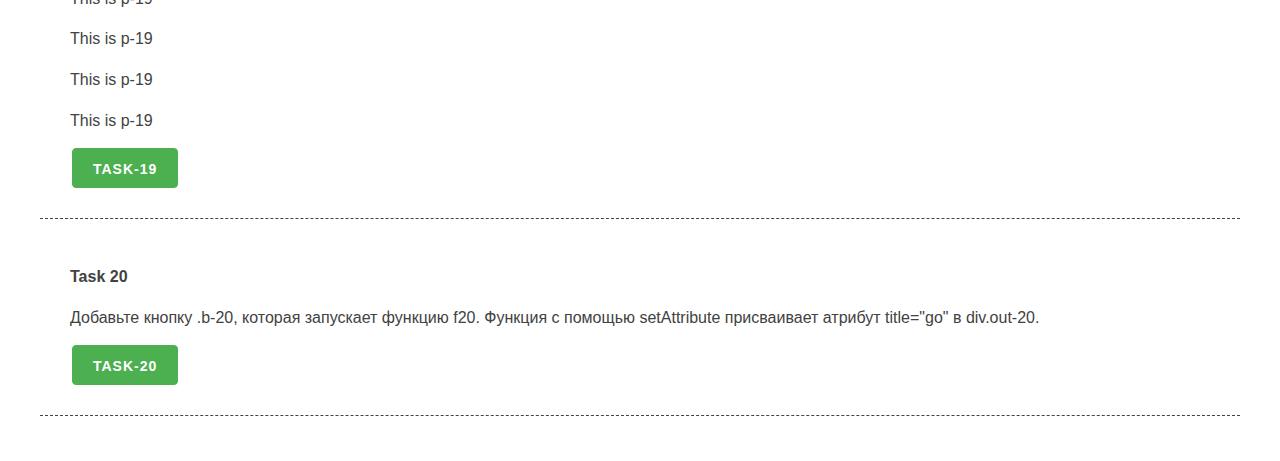
<file: unit_09/unit_09.html>
<!DOCTYPE html>
<html lang="en">

<head>
    <meta charset="UTF-8">
    <meta name="viewport" content="width=device-width, initial-scale=1.0">
    <meta http-equiv="X-UA-Compatible" content="ie=edge">
    <link rel="stylesheet" href="css/mustard-ui.min.css">
    <link rel="stylesheet" href="css/style.css">
    <title>Unit 09</title>
</head>

<body>
    <div class="container">
        <h1>Unit 09. РАБОТАЕМ С DOM</h1>
        <h2><a href="https://itgid.info/course/javascript-2" target="_blank">JavaScript v.2.0 - курс Лущенко
                Александра</a></h2>

        <section>
            <p><b>Task 1.</b></p>
            <p>Добавьте кнопку .b-1, которая запускает функцию f1. Функция присваивает блоку .out-1 ширину 200px, высоту
                40px.</p>

            <button class="button-primary b-1">Task-1</button>
            <div class="out-1 bg-red">out-1</div>
        </section>

        <section>
            <p><b>Task 2.</b></p>
            <p>По нажатию кнопки b-2 запускайте функцию f2, которая присваивает блоку out-2 класс .bg-2.</p>
            <button class="button-primary b-2">Task-2</button>
            <div class="out-2">out-2</div>
        </section>

        <section>
            <p><b>Task 3.</b></p>
            <p>По нажатию кнопки b-3 запускайте функцию f3, которая удаляет у блока out-3 класс .bg-3.</p>
            <button class="button-primary b-3">Task-3</button>
            <div class="out-3 bg-3">out-3</div>
        </section>

        <section>
            <p><b>Task 4.</b></p>
            <p>По нажатию кнопки b-4 запускайте функцию f4, которая делает toggle класса bg-4 для блока out-4.</p>
            <button class="button-primary b-4">Task-4</button>
            <div class="out-4">out-4</div>
        </section>

        <section>
            <p><b>Task 5.</b></p>
            <p>По нажатию b-5 запускайте функцию f5, которая проверяет наличие класса bg-4 у блока out-4 (да, именно
                bg-4 у out-4 ). Результат - true или false, выводите в out-5.</p>
            <button class="button-primary b-5">Task-5</button>
            <div class="out-5"></div>
        </section>

        <section>
            <p><b>Task 6.</b></p>
            <p>По нажатию b-6 запускайте функцию f6, которая выводит в out-6 количество параграфов с классом p-6.</p>
            <p class="p-6">p-6</p>
            <p class="p-6">p-6</p>
            <p class="p-6">p-6</p>
            <p class="p-6">p-6</p>
            <button class="button-primary b-6">Task-6</button>
            <div class="out-6"></div>
        </section>

        <section>
            <p><b>Task 7.</b></p>
            <p>По нажатию кнопки b-7 запускайте функцию f7, которая присваивает блокам out-7 класс .bg-7. Обратите
                внимание, что данных блоков больше одного, следовательно нужен цикл.</p>

            <button class="button-primary b-7">Task-7</button>
            <div class="out-7">out-7</div>
            <div class="out-7">out-7</div>
            <div class="out-7">out-7</div>
        </section>


        <section>
            <p><b>Task 8.</b></p>
            <p>По нажатию кнопки b-8 запускайте функцию f8, которая делает toggle блокам out-8 класс .bg-8. Обратите
                внимание, что данных блоков больше одного, следовательно нужен цикл.</p>


            <button class="button-primary b-8">Task-8</button>
            <div class="out-8 bg-8">out-8</div>
            <div class="out-8">out-8</div>
            <div class="out-8 bg-8">out-8</div>
            <div class="out-8">out-8</div>
        </section>

        <section>
            <p><b>Task 9.</b></p>
            <p>Усложним предыдущие задачи. С помощью цикла повесьте на блоки out-9 событие клик. По клику должна
                выполняться функция f9. Функция, должна добавлять класс bg-9 тому out-9 на котором кликнули.</p>
            <div class="out-9">out-9</div>
            <div class="out-9">out-9</div>
            <div class="out-9">out-9</div>

        </section>

        <section>
            <p><b>Task 10</b></p>
            <p>Усложним предыдущие задачи. С помощью цикла повесьте на блоки out-10 событие клик. По клику должна
                выполняться функция f10. Функция, должна делать toggle класса bg-10 тому out-10 на котором кликнули.</p>
            <div class="out-10 bg-10">out-10</div>
            <div class="out-10">out-10</div>
            <div class="out-10 bg-10">out-10</div>
            <div class="out-10">out-10</div>
        </section>

        <section>
            <p><b>Task 11</b></p>
            <p>Добавьте кнопку .b-11, которая запускает функцию f11. Функция создает через createElement div c текстом
                25 и добавляет его через append в out-11.</p>

            <button class="button-primary b-11">Task-11</button>
            <div class="out-11"></div>
        </section>

        <section>
            <p><b>Task 12</b></p>
            <p>Добавьте кнопку .b-12, которая запускает функцию f12. Функция создает через createElement div c текстом
                12 и добавляет ему класс bg-12. Созданный div добавляется в out-12.</p>

            <button class="button-primary b-12">Task-12</button>
            <div class="out-12"></div>
        </section>

        <section>
            <p><b>Task 13</b></p>
            <p>Добавьте кнопку .b-13, которая запускает функцию f13. Функция создает через createElement div c текстом
                pushMe и добавляет ему класс bg-13. Также, созданному div добавляется событие onclick, по которому
                выполняется функция f13_1. Созданный div добавляется в out-13.
            </p>

            <button class="button-primary b-13">Task-13</button>
            <div class="out-13"></div>
            <div class="out-13-1"></div>

        </section>

        <section>
            <p><b>Task 14</b></p>
            <p>Добавьте кнопку .b-14, которая запускает функцию f14. Функция создает через createElement div c текстом
                14 и добавляет ему класс bg-14. Созданный div добавляется в out-14 с помощью prepend.
            </p>

            <button class="button-primary b-14">Task-14</button>
            <div class="out-14 bg-13">
                This is out-14
            </div>
        </section>

        <section>
            <p><b>Task 15</b></p>
            <p>Добавьте кнопку .b-15, которая запускает функцию f15. Функция создает через createElement div c текстом
                15 и добавляет ему класс bg-15. Созданный div добавляется в out-15 с помощью before.
            </p>

            <button class="button-primary b-15">Task-15</button>
            <div class="out-15 bg-9">
                This is out-15
            </div>
        </section>

        <section>
            <p><b>Task 16</b></p>
            <p>Добавьте кнопку .b-16, которая запускает функцию f16. Функция создает через createElement div c текстом
                16 и добавляет ему класс bg-16. Созданный div добавляется в out-16 с помощью after.
            </p>

            <button class="button-primary b-16">Task-16</button>
            <div class="out-16 bg-4">
                This is out-16
            </div>
        </section>


        <section>
            <p><b>Task 17</b></p>
            <p>Добавьте кнопку .b-17, которая запускает функцию f17. Функция создает через createElement div c текстом
                17 и добавляет ему класс bg-17. Созданный div заменяет out-17 с помощью replaceWith.
            </p>

            <button class="button-primary b-17">Task-17</button>
            <div class="out-17 bg-13">
                This is out-17
            </div>
        </section>

        <section>
            <p><b>Task 18</b></p>
            <p>Добавьте кнопку .b-18, которая запускает функцию f18. Функция с помощью getAttribute получает data-b
                атрибут с параграф p-18 и выводит в out-18.</p>
            <p class="p-18" data-b="hello">This is p-18</p>
            <button class="button-primary b-18">Task-18</button>
            <div class="out-18"></div>
        </section>

        <section>
            <p><b>Task 19</b></p>
            <p>Добавьте кнопку .b-19, которая запускает функцию f19. Функция с помощью getAttribute получает data-b
                атрибут с параграфов p-19 и выводит в out-19 через пробел. Обратите внимание, что элементов p-19 больше
                одного.</p>

            <p class="p-19" data-b="3">This is p-19</p>
            <p class="p-19" data-b="14">This is p-19</p>
            <p class="p-19" data-b="15">This is p-19</p>
            <p class="p-19" data-b="92">This is p-19</p>

            <button class="button-primary b-19">Task-19</button>
            <div class="out-19"></div>
        </section>

        <section>
            <p><b>Task 20</b></p>
            <p>Добавьте кнопку .b-20, которая запускает функцию f20. Функция с помощью setAttribute присваивает атрибут
                title="go" в div.out-20.</p>
            <button class="button-primary b-20">Task-20</button>
            <div class="out-20"></div>
        </section>

    </div>

    <script src="unit_09.js"></script>
</body>

</html>
</file>
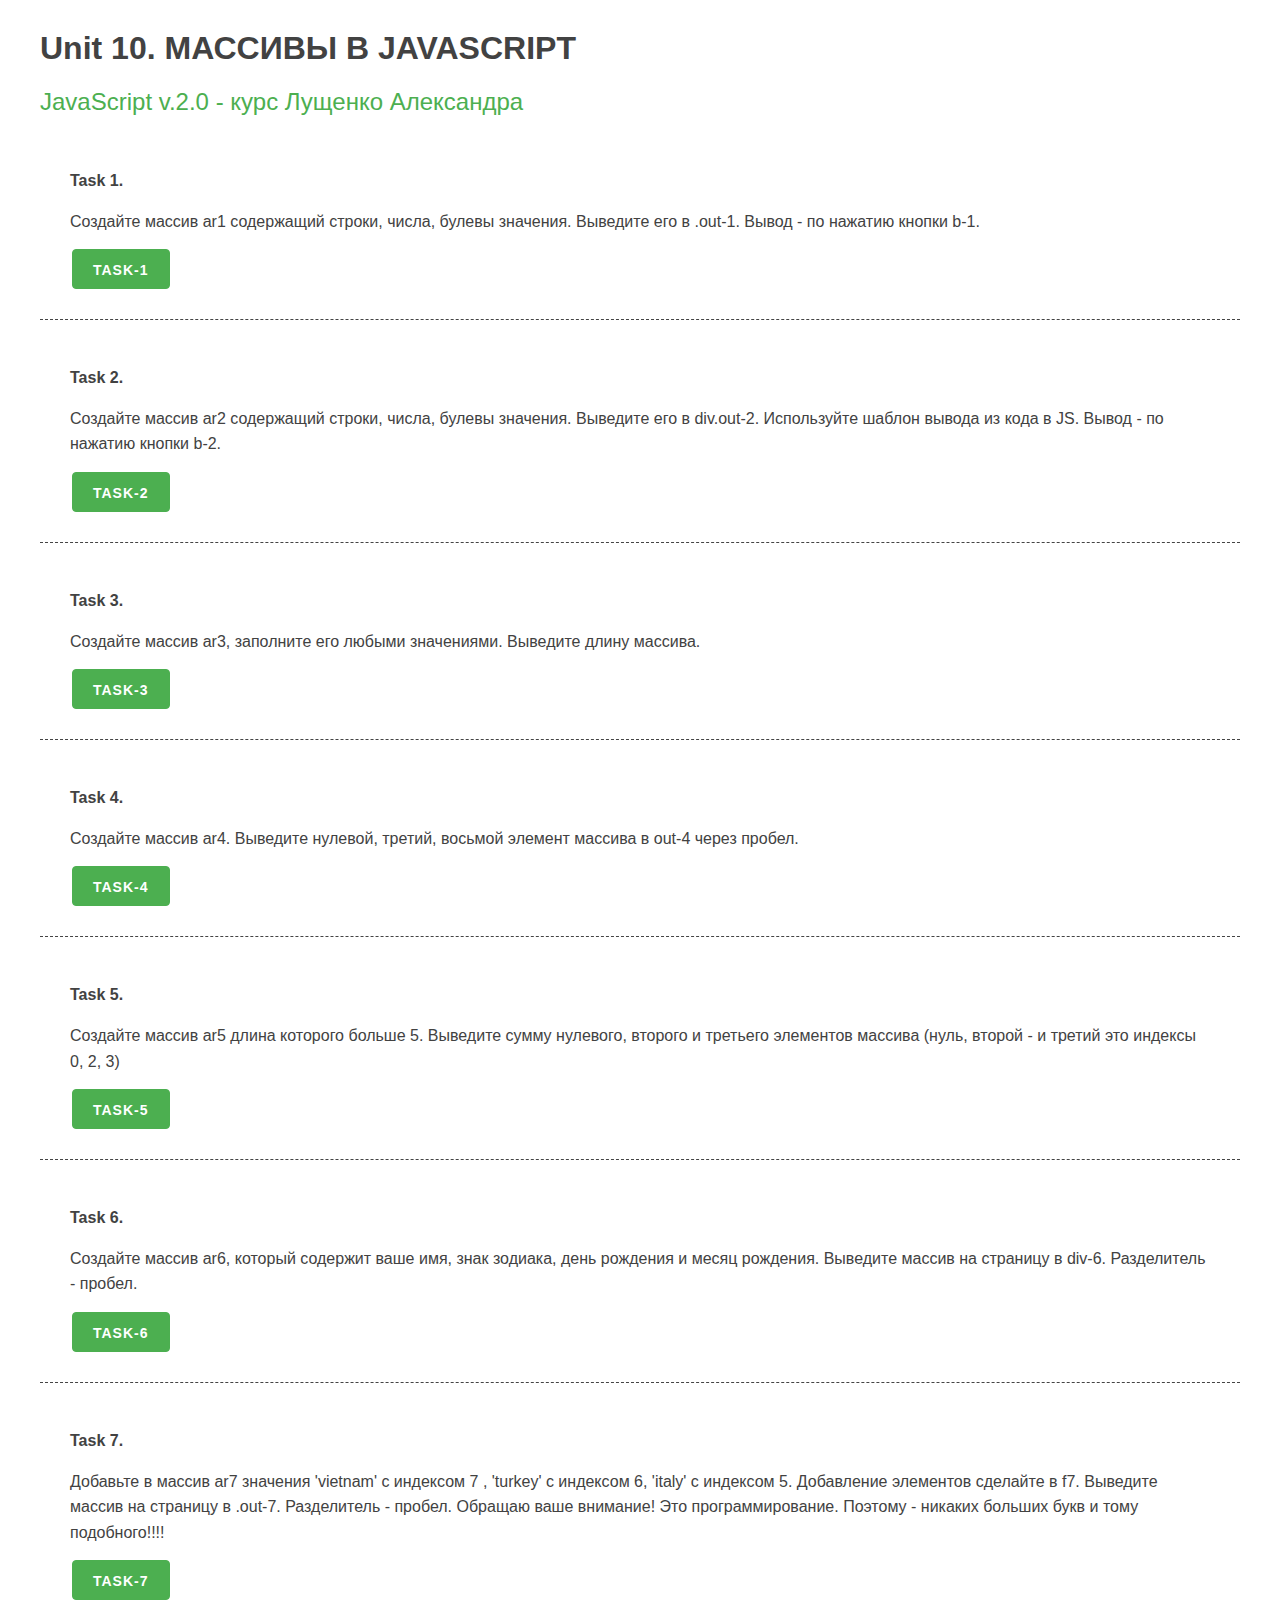
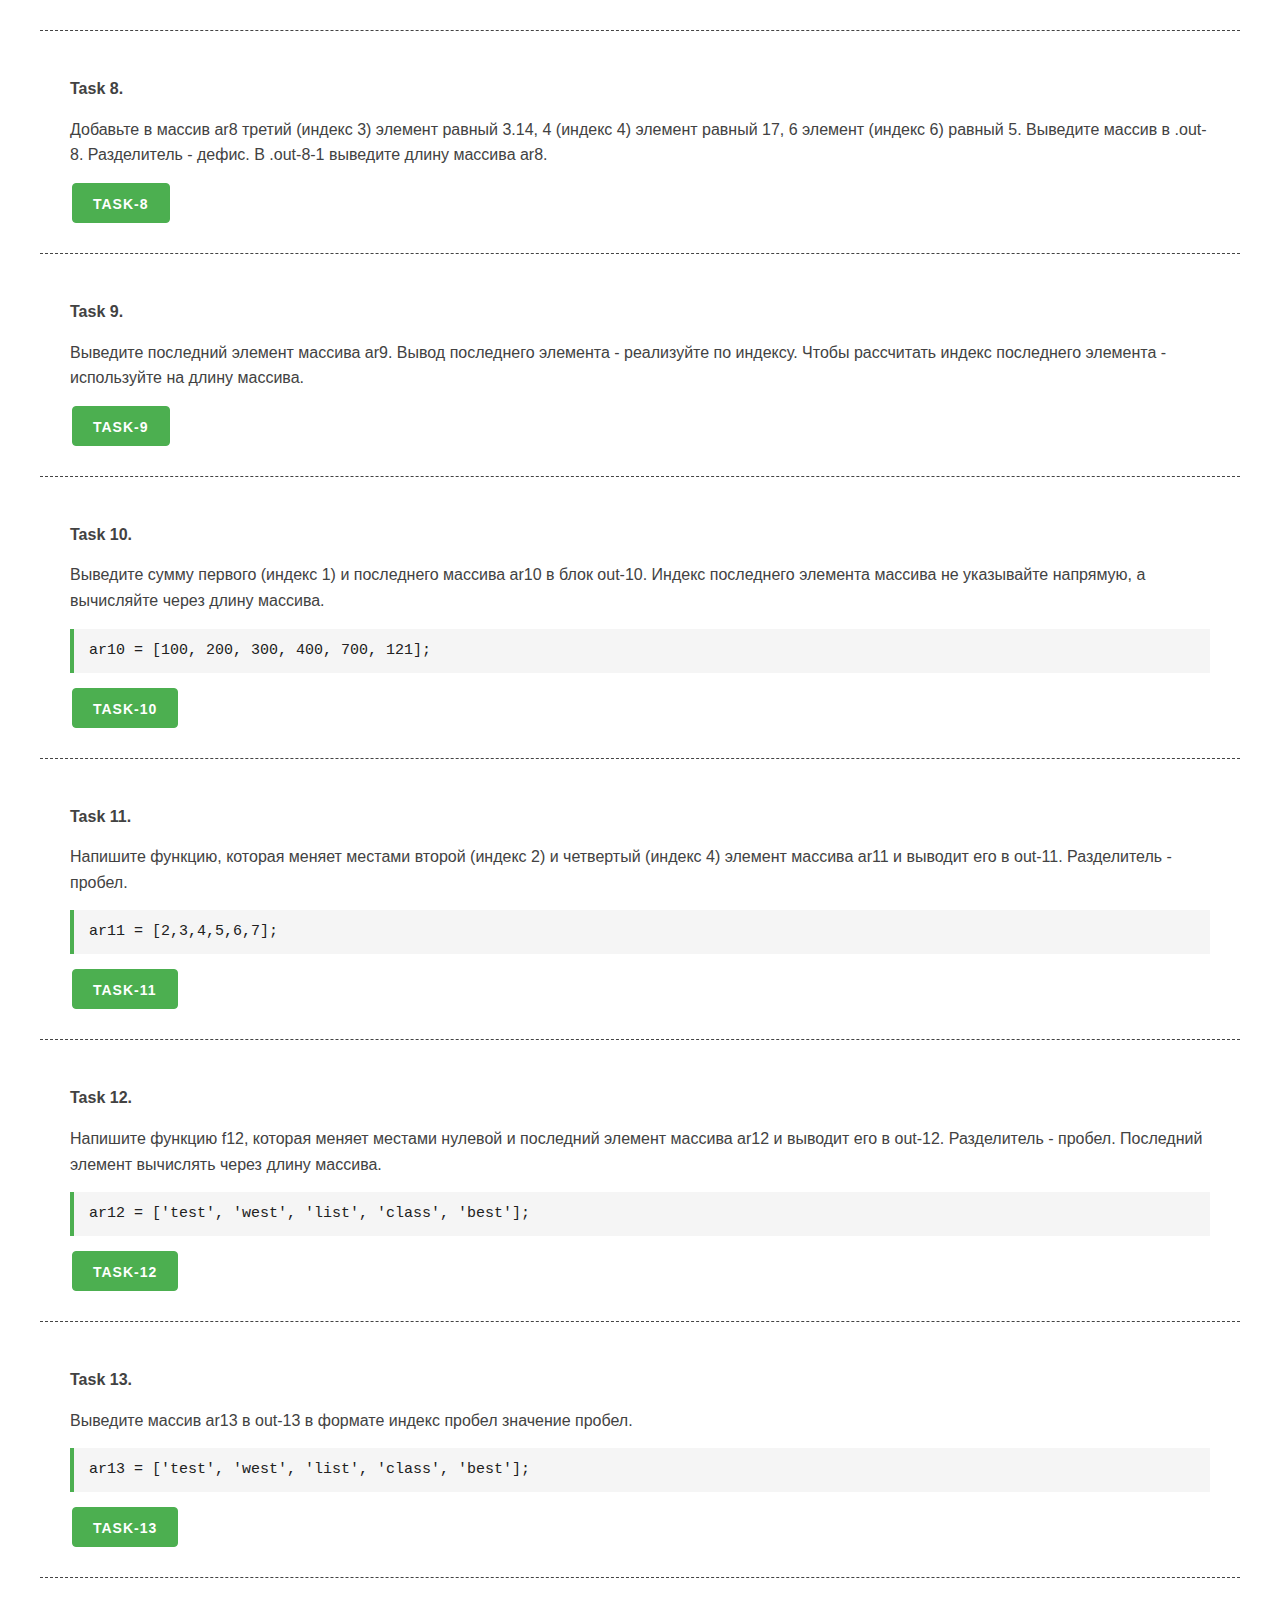
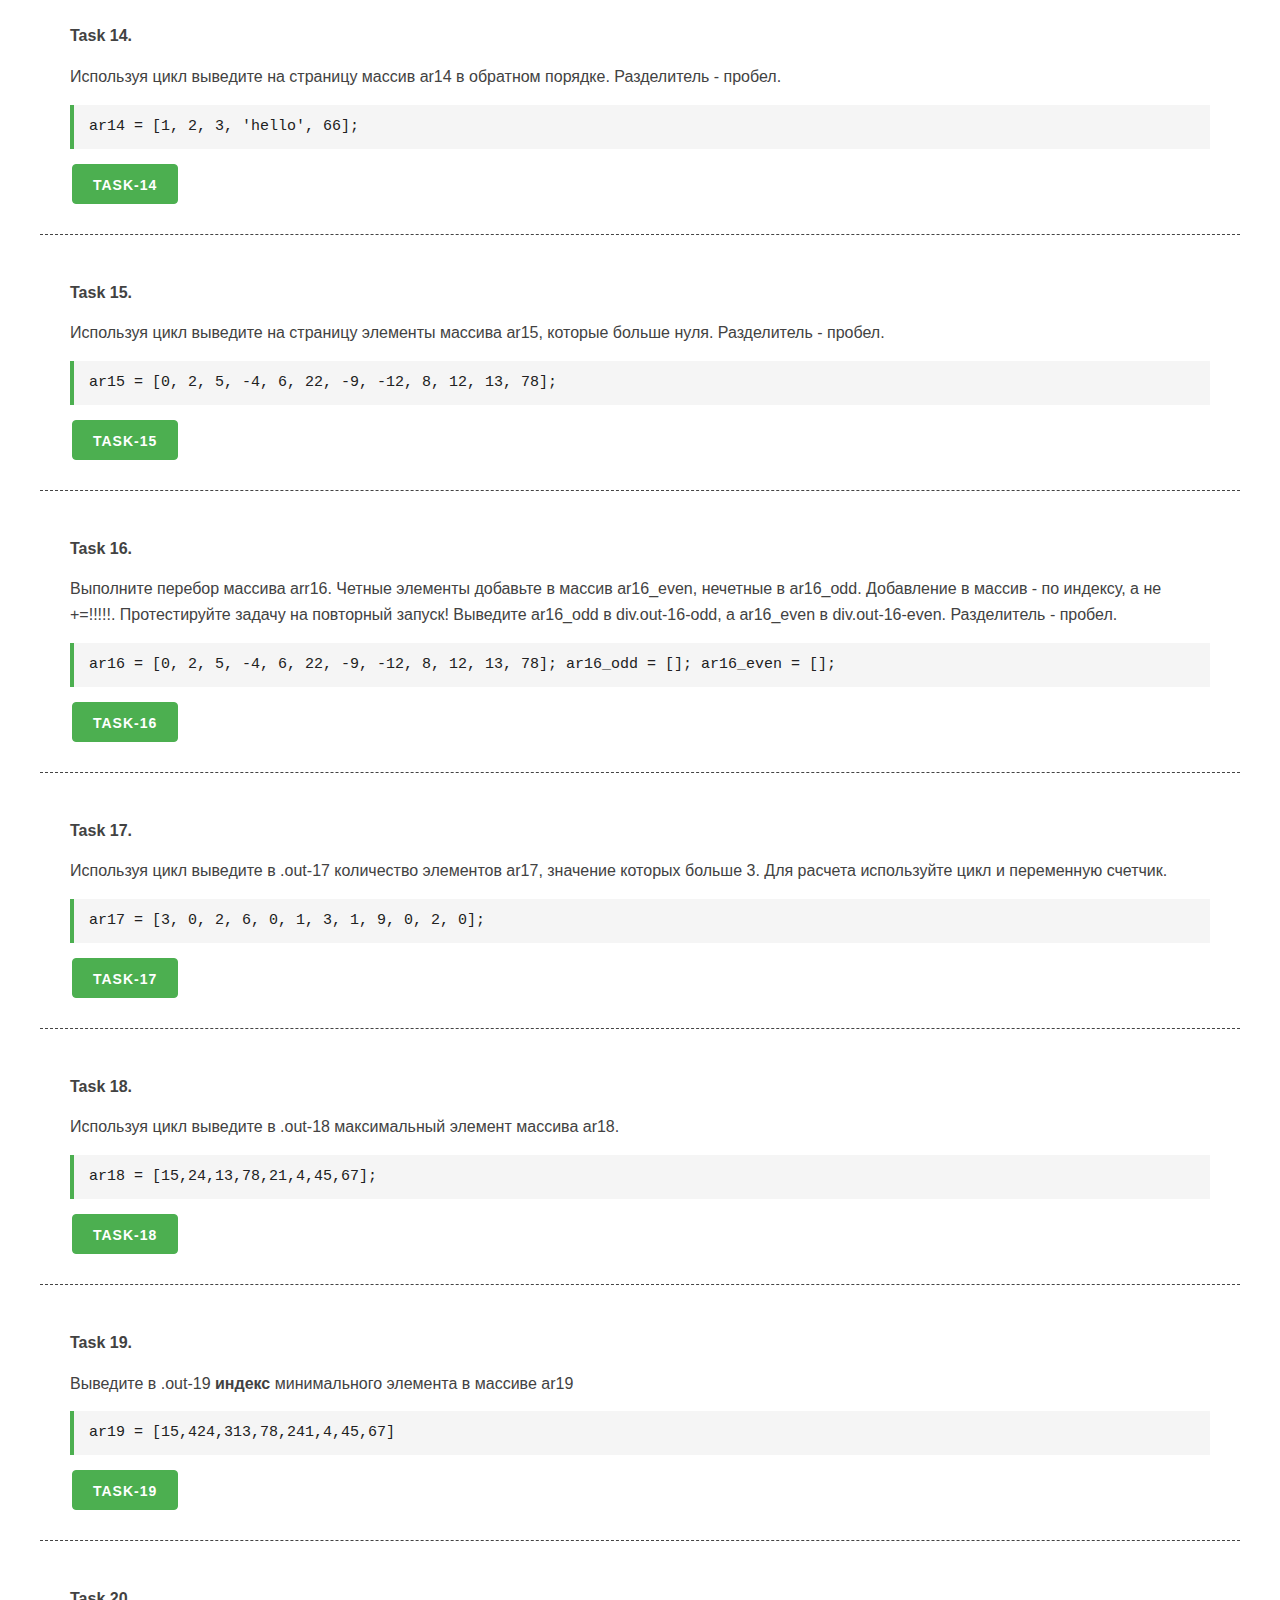
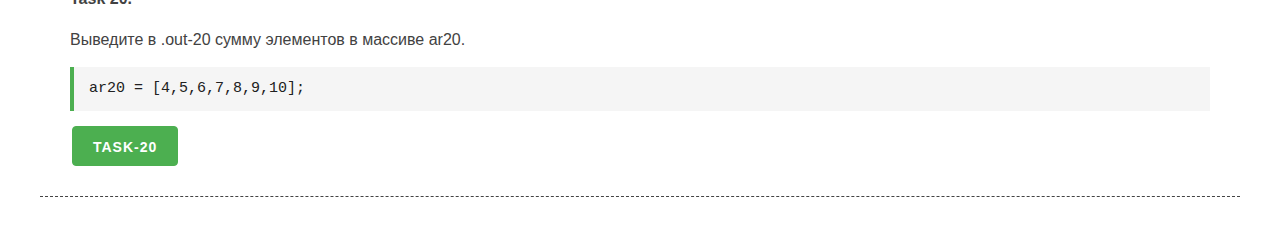
<file: unit_10/unit_10.html>
<!DOCTYPE html>
<html lang="en">

<head>
    <meta charset="UTF-8">
    <meta name="viewport" content="width=device-width, initial-scale=1.0">
    <meta http-equiv="X-UA-Compatible" content="ie=edge">
    <link rel="stylesheet" href="css/mustard-ui.min.css">
    <link rel="stylesheet" href="css/style.css">
    <title>Unit 10</title>
</head>

<body>
    <div class="container">
        <h1>Unit 10. МАССИВЫ В JAVASCRIPT</h1>
        <h2><a href="https://itgid.info/course/javascript-2" target="_blank">JavaScript v.2.0 - курс Лущенко
                Александра</a></h2>

        <section>
            <p><b>Task 1.</b></p>
            <p>Создайте массив ar1 содержащий строки, числа, булевы значения. Выведите его в .out-1. Вывод - по нажатию
                кнопки b-1.</p>
            <button class="button-primary b-1">Task-1</button>
            <div class="out-1"></div>
        </section>

        <section>
            <p><b>Task 2.</b></p>
            <p>Создайте массив ar2 содержащий строки, числа, булевы значения. Выведите его в div.out-2. Используйте
                шаблон вывода из кода в JS. Вывод - по нажатию кнопки b-2.</p>
            <button class="button-primary b-2">Task-2</button>
            <div class="out-2"></div>
        </section>

        <section>
            <p><b>Task 3.</b></p>
            <p>Создайте массив ar3, заполните его любыми значениями. Выведите длину массива.</p>
            <button class="button-primary b-3">Task-3</button>
            <div class="out-3"></div>
        </section>

        <section>
            <p><b>Task 4.</b></p>
            <p>Создайте массив ar4. Выведите нулевой, третий, восьмой элемент массива в out-4 через пробел.</p>
            <button class="button-primary b-4">Task-4</button>
            <div class="out-4"></div>
        </section>

        <section>
            <p><b>Task 5.</b></p>
            <p>Создайте массив ar5 длина которого больше 5. Выведите сумму нулевого, второго и третьего элементов
                массива (нуль, второй - и третий это индексы 0, 2, 3)</p>
            <button class="button-primary b-5">Task-5</button>
            <div class="out-5"></div>
        </section>

        <section>
            <p><b>Task 6.</b></p>
            <p>Создайте массив ar6, который содержит ваше имя, знак зодиака, день рождения и месяц рождения. Выведите
                массив на страницу в div-6. Разделитель - пробел.</p>
            <button class="button-primary b-6">Task-6</button>
            <div class="out-6"></div>
        </section>

        <section>
            <p><b>Task 7.</b></p>
            <p>Добавьте в массив ar7 значения 'vietnam' с индексом 7 , 'turkey' с индексом 6, 'italy' с индексом 5.
                Добавление элементов сделайте в f7. Выведите массив на страницу в .out-7. Разделитель - пробел. Обращаю
                ваше внимание! Это программирование. Поэтому - никаких больших букв и тому подобного!!!!</p>
            <button class="button-primary b-7">Task-7</button>
            <div class="out-7"></div>
        </section>

        <section>
            <p><b>Task 8.</b></p>
            <p>Добавьте в массив ar8 третий (индекс 3) элемент равный 3.14, 4 (индекс 4) элемент равный 17, 6 элемент
                (индекс 6) равный 5. Выведите массив в .out-8. Разделитель - дефис. В .out-8-1 выведите длину массива
                ar8.</p>
            <button class="button-primary b-8">Task-8</button>
            <div class="out-8"></div>
            <div class="out-8-1"></div>
        </section>

        <section>
            <p><b>Task 9.</b></p>
            <p>Выведите последний элемент массива ar9. Вывод последнего элемента - реализуйте по индексу. Чтобы
                рассчитать индекс последнего элемента - используйте на длину массива. </p>
            <button class="button-primary b-9">Task-9</button>
            <div class="out-9"></div>
        </section>

        <section>
            <p><b>Task 10.</b></p>
            <p> Выведите сумму первого (индекс 1) и последнего массива ar10 в блок out-10. Индекс последнего элемента
                массива не указывайте напрямую, а вычисляйте через длину массива.</p>
            <pre>ar10 = [100, 200, 300, 400, 700, 121];</pre>
            <button class="button-primary b-10">Task-10</button>
            <div class="out-10"></div>
        </section>

        <section>
            <p><b>Task 11.</b></p>
            <p>Напишите функцию, которая меняет местами второй (индекс 2) и четвертый (индекс 4) элемент массива ar11 и
                выводит его в out-11. Разделитель - пробел.</p>
            <pre>ar11 = [2,3,4,5,6,7];</pre>
            <button class="button-primary b-11">Task-11</button>
            <div class="out-11"></div>
        </section>

        <section>
            <p><b>Task 12.</b></p>
            <p>Напишите функцию f12, которая меняет местами нулевой и последний элемент массива ar12 и выводит его в
                out-12. Разделитель - пробел. Последний элемент вычислять через длину массива.</p>
            <pre>ar12 = ['test', 'west', 'list', 'class', 'best'];</pre>
            <button class="button-primary b-12">Task-12</button>
            <div class="out-12"></div>
        </section>

        <section>
            <p><b>Task 13.</b></p>
            <p>Выведите массив ar13 в out-13 в формате индекс пробел значение пробел.</p>
            <pre>ar13 = ['test', 'west', 'list', 'class', 'best'];</pre>
            <button class="button-primary b-13">Task-13</button>
            <div class="out-13"></div>
        </section>

        <section>
            <p><b>Task 14.</b></p>
            <p>Используя цикл выведите на страницу массив ar14 в обратном порядке. Разделитель - пробел.</p>
            <pre>ar14 = [1, 2, 3, 'hello', 66];</pre>
            <button class="button-primary b-14">Task-14</button>
            <div class="out-14"></div>
        </section>

        <section>
            <p><b>Task 15.</b></p>
            <p>Используя цикл выведите на страницу элементы массива ar15, которые больше нуля. Разделитель - пробел.</p>
            <pre>ar15 = [0, 2, 5, -4, 6, 22, -9, -12, 8, 12, 13, 78];</pre>
            <button class="button-primary b-15">Task-15</button>
            <div class="out-15"></div>
        </section>

        <section>
            <p><b>Task 16.</b></p>
            <p>Выполните перебор массива arr16. Четные элементы добавьте в массив ar16_even, нечетные в ar16_odd.
                Добавление в массив - по индексу, а не +=!!!!!. Протестируйте задачу на повторный запуск! Выведите
                ar16_odd в div.out-16-odd, а ar16_even в div.out-16-even. Разделитель - пробел.</p>
            <pre>
ar16 = [0, 2, 5, -4, 6, 22, -9, -12, 8, 12, 13, 78];
ar16_odd = [];
ar16_even = [];
        </pre>
            <button class="button-primary b-16">Task-16</button>
            <div class="out-16-even"></div>
            <div class="out-16-odd"></div>
        </section>

        <section>
            <p><b>Task 17.</b></p>
            <p>Используя цикл выведите в .out-17 количество элементов ar17, значение которых больше 3. Для расчета
                используйте цикл и переменную счетчик.</p>
            <pre>ar17 =  [3, 0, 2, 6, 0, 1, 3, 1, 9, 0, 2, 0];</pre>
            <button class="button-primary b-17">Task-17</button>
            <div class="out-17"></div>
        </section>

        <section>
            <p><b>Task 18.</b></p>
            <p>Используя цикл выведите в .out-18 максимальный элемент массива ar18.</p>
            <pre>ar18 =  [15,24,13,78,21,4,45,67];</pre>
            <button class="button-primary b-18">Task-18</button>
            <div class="out-18"></div>
        </section>

        <section>
            <p><b>Task 19.</b></p>
            <p>Выведите в .out-19 <b>индекс</b> минимального элемента в массиве ar19</p>
            <pre>ar19 =  [15,424,313,78,241,4,45,67]</pre>
            <button class="button-primary b-19">Task-19</button>
            <div class="out-19"></div>
        </section>

        <section>
            <p><b>Task 20.</b></p>
            <p>Выведите в .out-20 сумму элементов в массиве ar20.</p>
            <pre> ar20 =  [4,5,6,7,8,9,10];</pre>
            <button class="button-primary b-20">Task-20</button>
            <div class="out-20"></div>
        </section>



    </div>

    <script src="unit_10.js"></script>
</body>

</html>
</file>
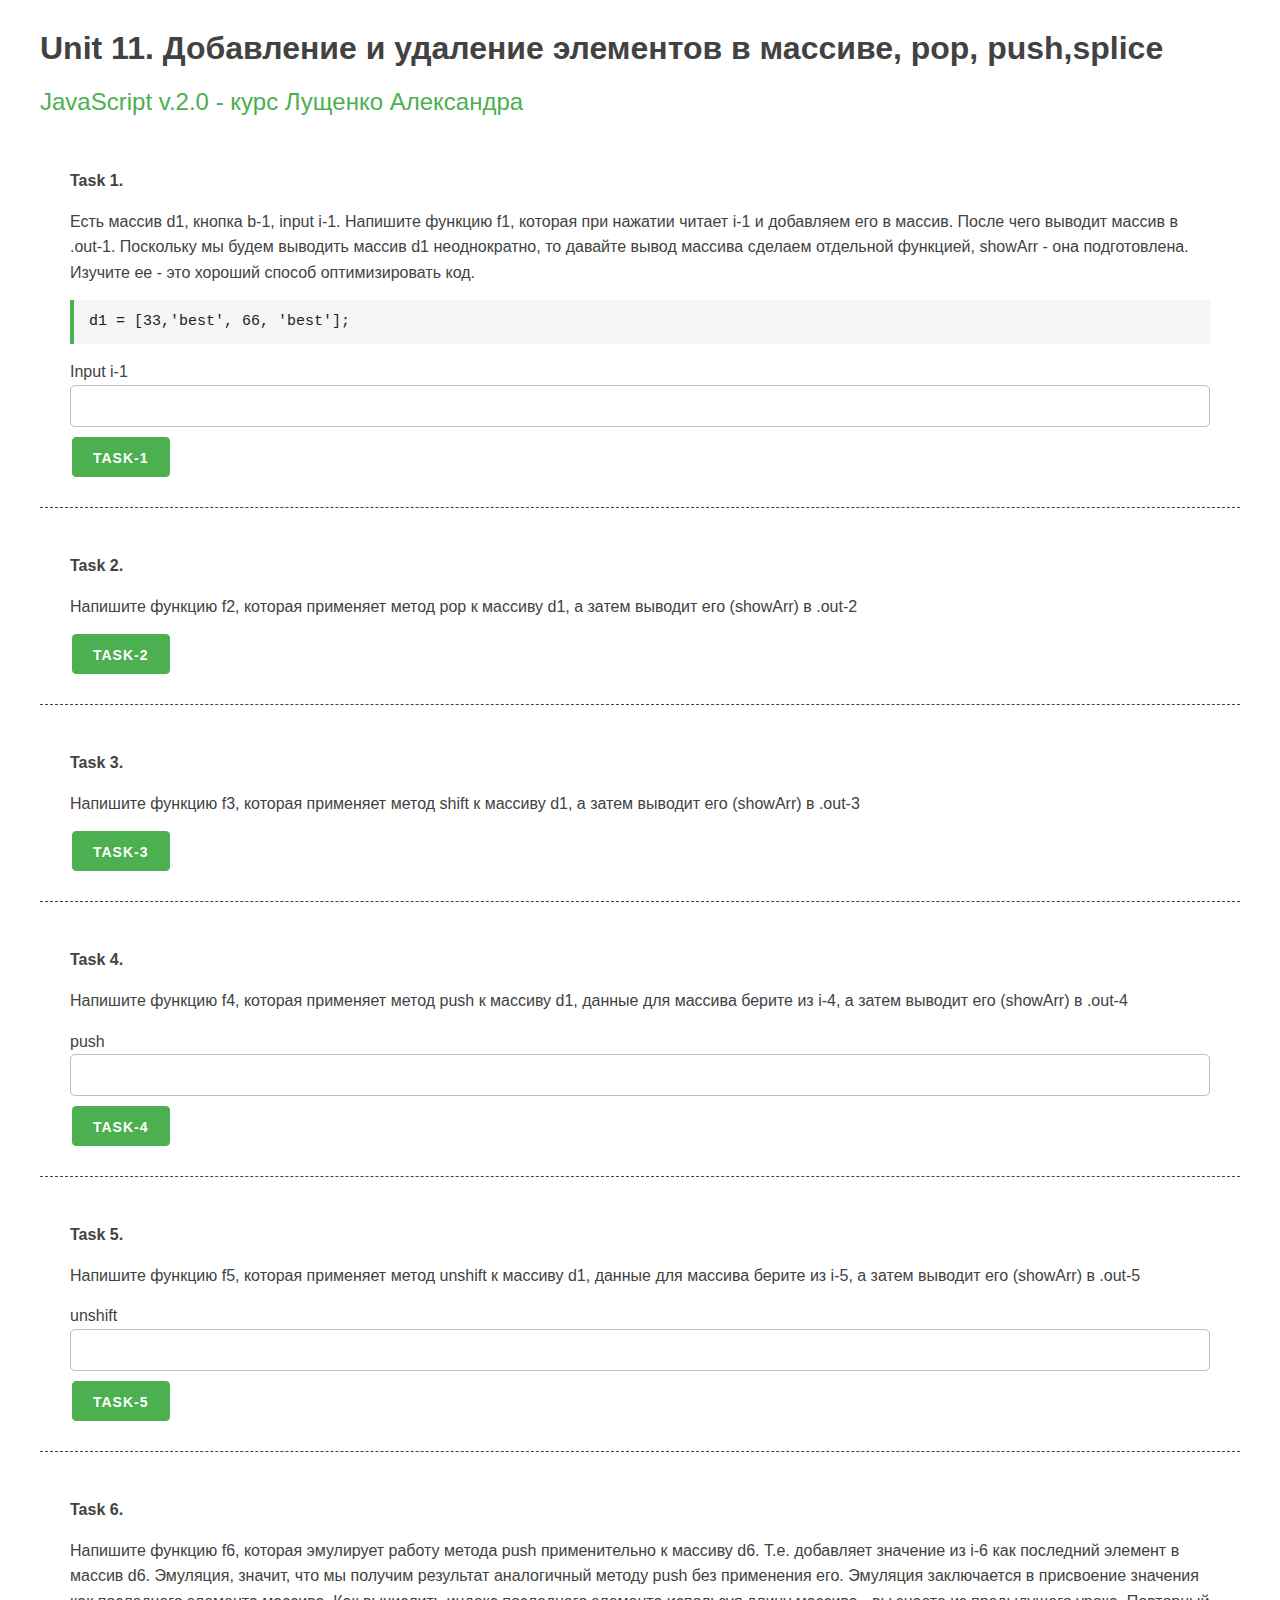
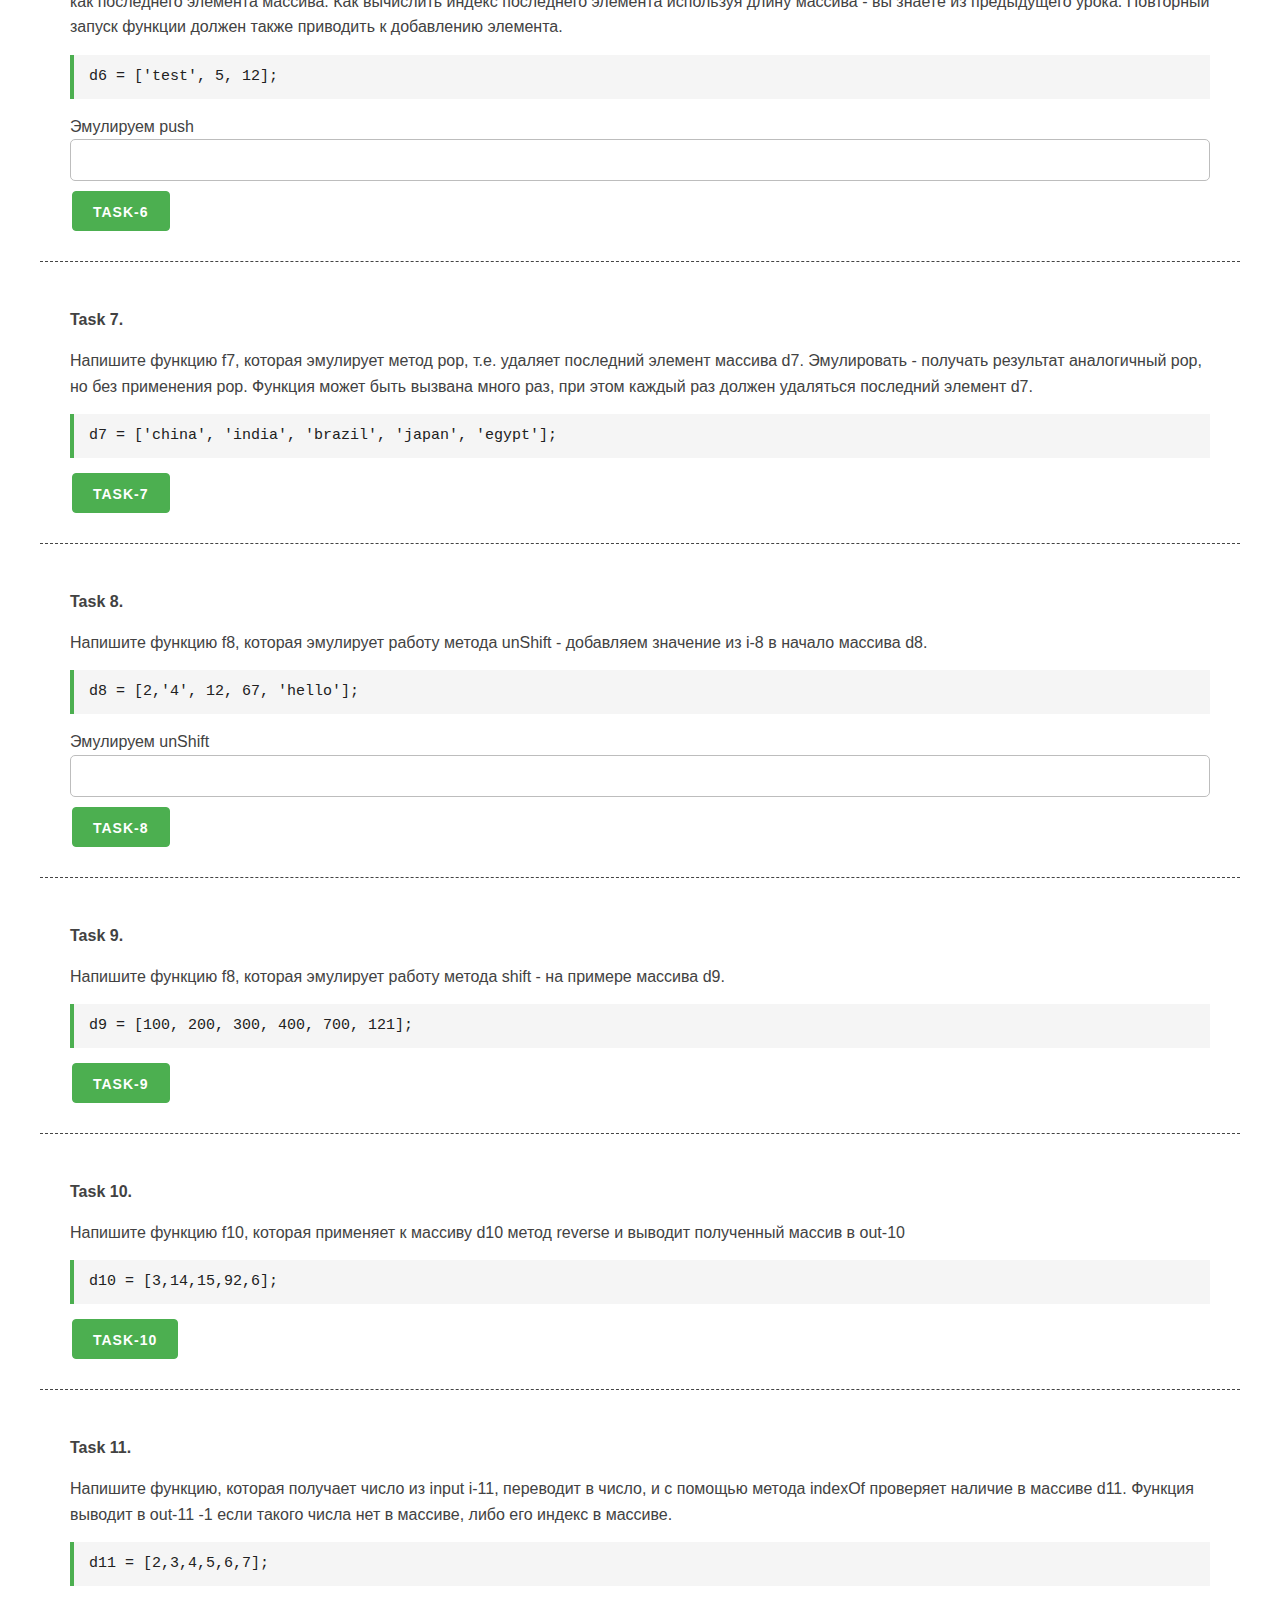
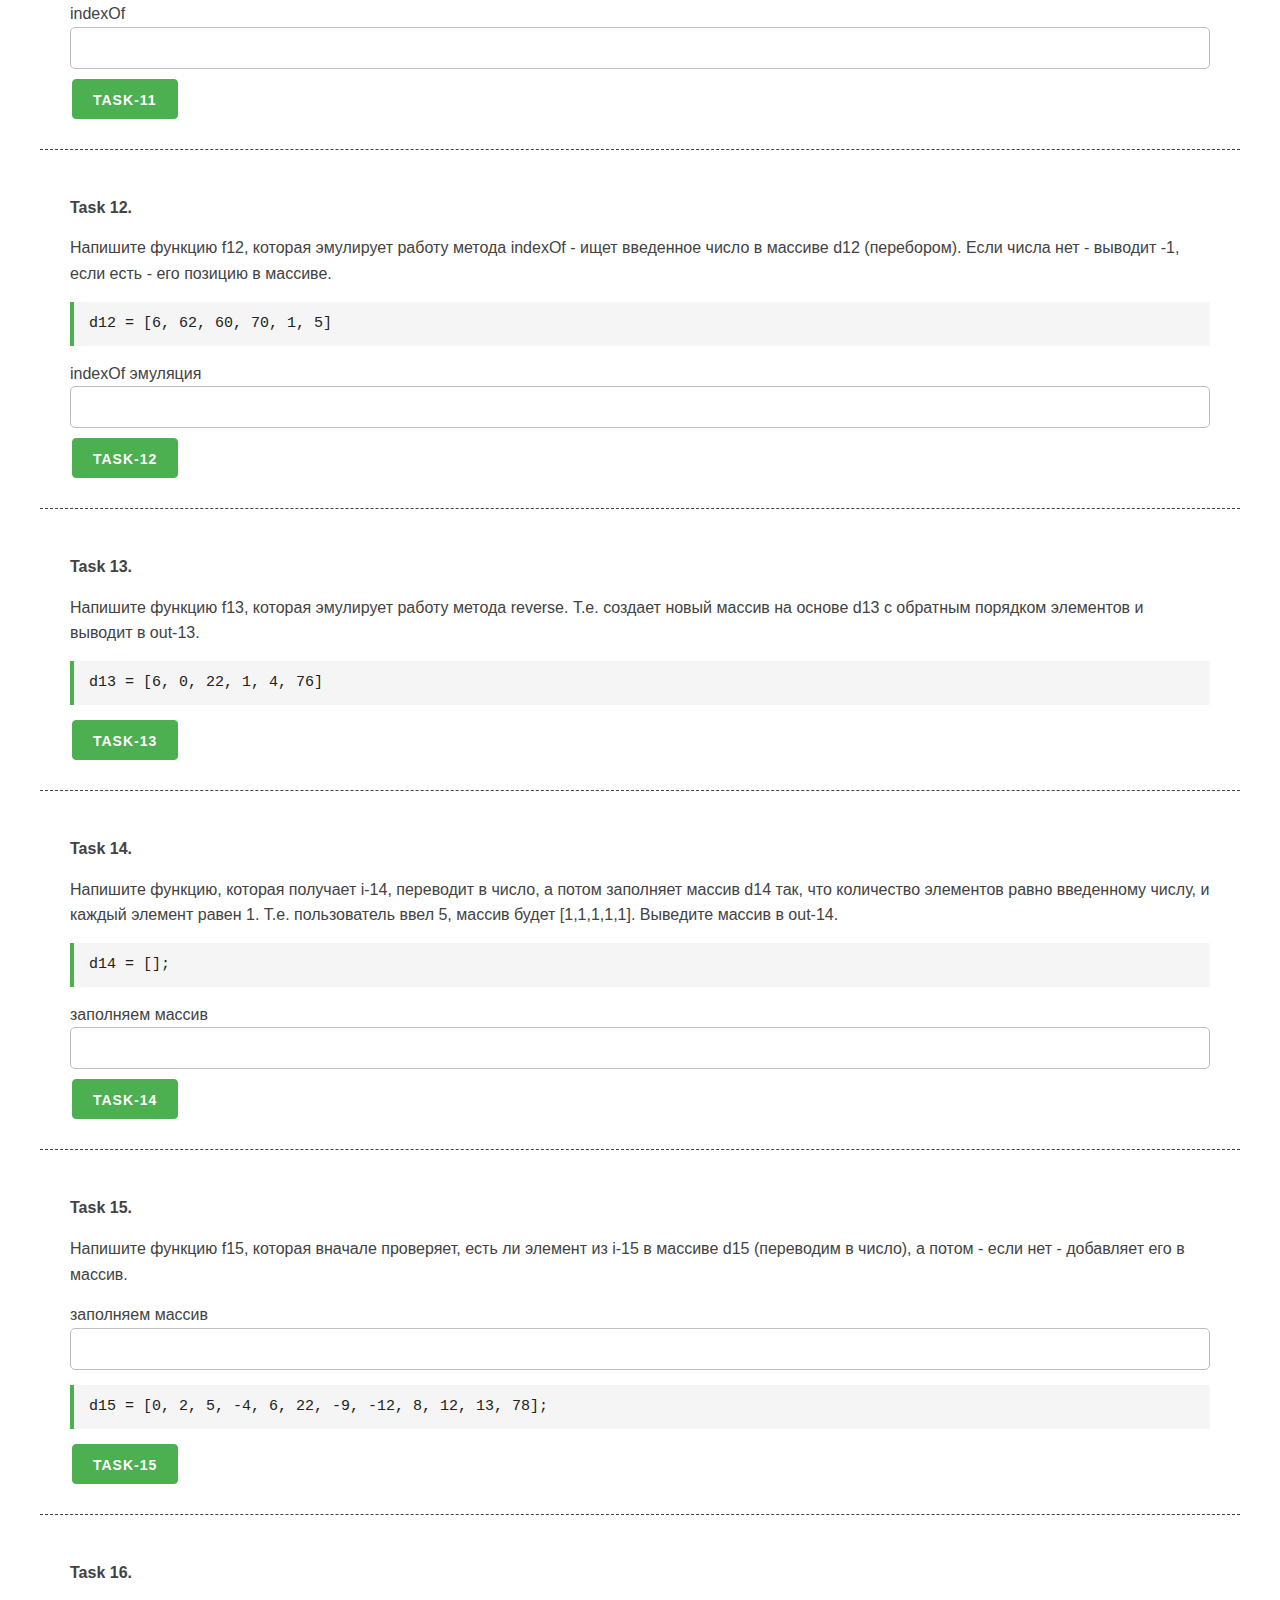
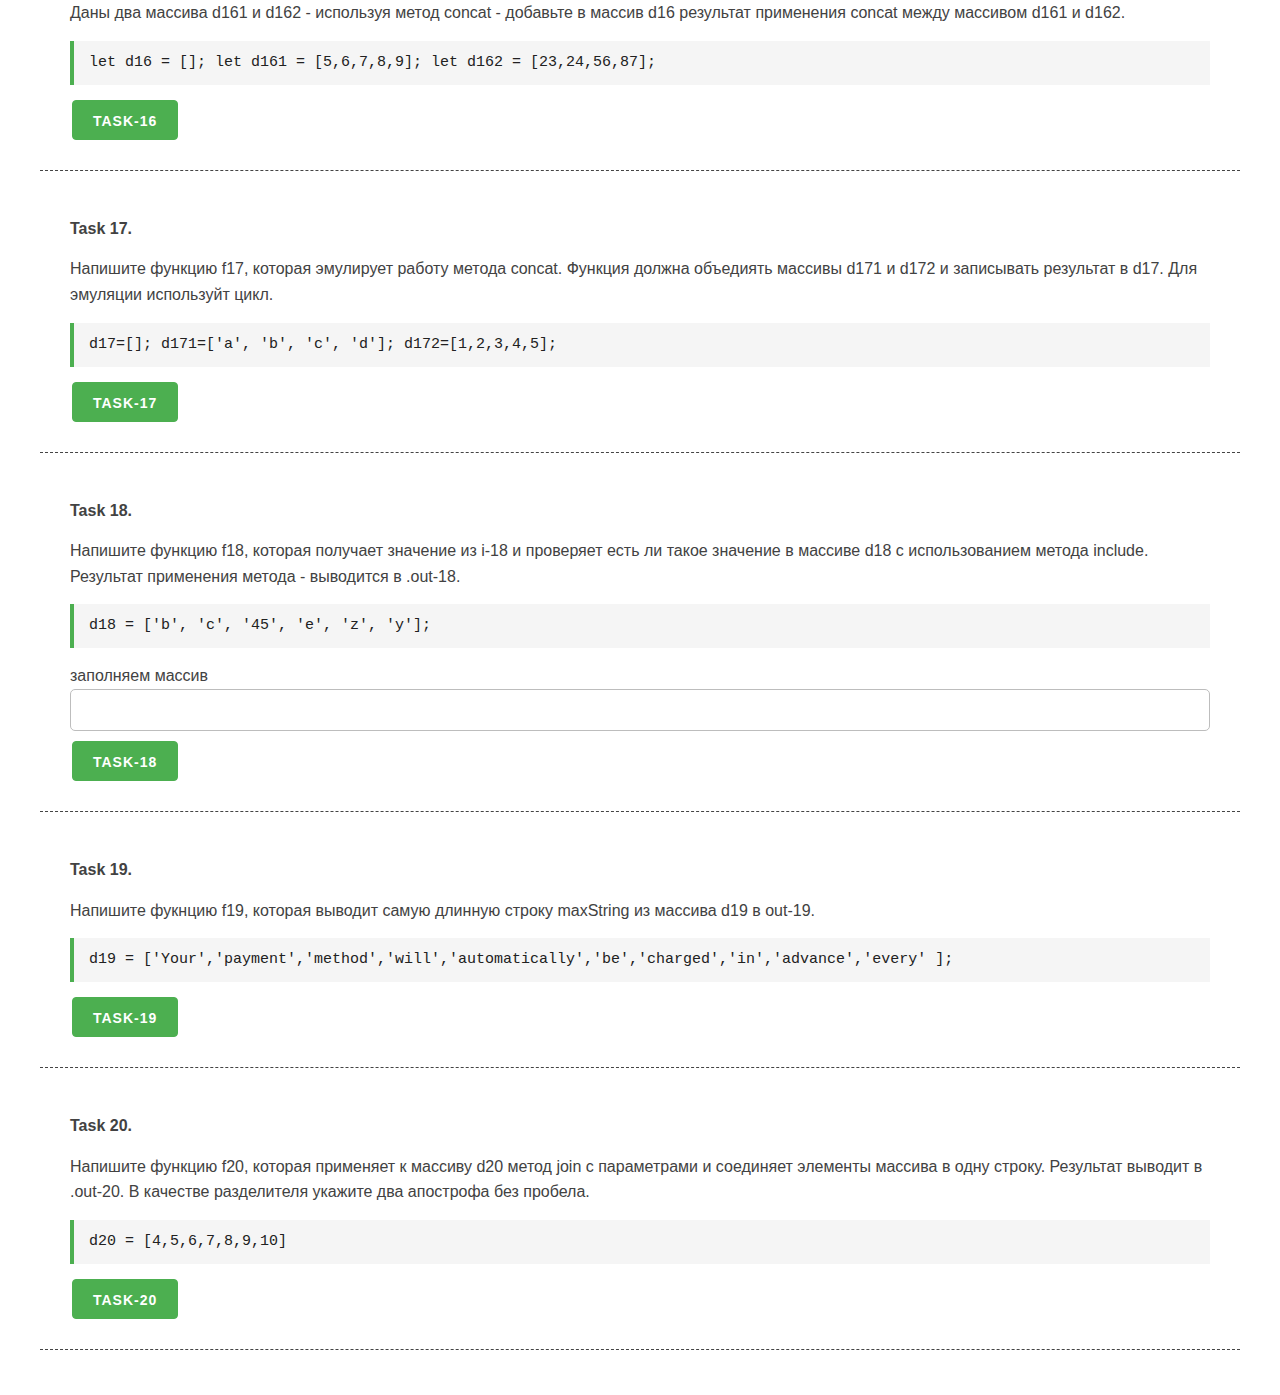
<file: unit_11/unit_11.html>
<!DOCTYPE html>
<html lang="en">

<head>
    <meta charset="UTF-8">
    <meta name="viewport" content="width=device-width, initial-scale=1.0">
    <meta http-equiv="X-UA-Compatible" content="ie=edge">
    <link rel="stylesheet" href="css/mustard-ui.min.css">
    <link rel="stylesheet" href="css/style.css">
    <title>Unit 11</title>
</head>

<body>
    <div class="container">
        <h1>Unit 11. Добавление и удаление элементов в массиве, pop, push,splice</h1>
        <h2><a href="https://itgid.info/course/javascript-2" target="_blank">JavaScript v.2.0 - курс Лущенко
                Александра</a></h2>

        <section>
            <p><b>Task 1.</b></p>
            <p>Есть массив d1, кнопка b-1, input i-1. Напишите функцию f1, которая при нажатии читает i-1 и добавляем
                его в массив. После чего выводит массив в .out-1. Поскольку мы будем выводить массив d1 неоднократно, то
                давайте вывод массива сделаем отдельной функцией, showArr - она подготовлена. Изучите ее - это хороший
                способ оптимизировать код.</p>
            <pre>
         d1 = [33,'best', 66, 'best'];
        </pre>
            <div class="form-control">Input i-1 <input type="text" class="i-1"></div>
            <button class="button-primary b-1">Task-1</button>
            <div class="out-1"></div>
        </section>

        <section>
            <p><b>Task 2.</b></p>
            <p>Напишите функцию f2, которая применяет метод pop к массиву d1, а затем выводит его (showArr) в .out-2</p>
            <button class="button-primary b-2">Task-2</button>
            <div class="out-2"></div>
        </section>

        <section>
            <p><b>Task 3.</b></p>
            <p>Напишите функцию f3, которая применяет метод shift к массиву d1, а затем выводит его (showArr) в .out-3
            </p>
            <button class="button-primary b-3">Task-3</button>
            <div class="out-3"></div>
        </section>

        <section>
            <p><b>Task 4.</b></p>
            <p>Напишите функцию f4, которая применяет метод push к массиву d1, данные для массива берите из i-4, а затем
                выводит его (showArr) в .out-4</p>
            <div class="form-control">push <input type="text" class="i-4"></div>
            <button class="button-primary b-4">Task-4</button>
            <div class="out-4"></div>
        </section>

        <section>
            <p><b>Task 5.</b></p>
            <p>Напишите функцию f5, которая применяет метод unshift к массиву d1, данные для массива берите из i-5, а
                затем выводит его (showArr) в .out-5</p>
            <div class="form-control">unshift <input type="text" class="i-5"></div>
            <button class="button-primary b-5">Task-5</button>
            <div class="out-5"></div>
        </section>

        <section>
            <p><b>Task 6.</b></p>
            <p>Напишите функцию f6, которая эмулирует работу метода push применительно к массиву d6. Т.е. добавляет
                значение из i-6 как последний элемент в массив d6. Эмуляция, значит, что мы получим результат
                аналогичный методу push без применения его. Эмуляция заключается в присвоение значения как последнего
                элемента массива. Как вычислить индекс последнего элемента используя длину массива - вы знаете из
                предыдущего урока. Повторный запуск функции должен также приводить к добавлению элемента.</p>
            <pre>d6 = ['test', 5, 12];</pre>
            <div class="form-control">Эмулируем push <input type="text" class="i-6"></div>
            <button class="button-primary b-6">Task-6</button>
            <div class="out-6"></div>
        </section>

        <section>
            <p><b>Task 7.</b></p>
            <p>Напишите функцию f7, которая эмулирует метод pop, т.е. удаляет последний элемент массива d7. Эмулировать
                - получать результат аналогичный pop, но без применения pop. Функция может быть вызвана много раз, при
                этом каждый раз должен удаляться последний элемент d7.</p>
            <pre>
            d7 = ['china', 'india', 'brazil', 'japan', 'egypt'];
        </pre>
            <button class="button-primary b-7">Task-7</button>
            <div class="out-7"></div>
        </section>

        <section>
            <p><b>Task 8.</b></p>
            <p>Напишите функцию f8, которая эмулирует работу метода unShift - добавляем значение из i-8 в начало массива
                d8.</p>
            <pre>
             d8 = [2,'4', 12, 67, 'hello'];
        </pre>
            <div class="form-control">Эмулируем unShift <input type="text" class="i-8"></div>

            <button class="button-primary b-8">Task-8</button>
            <div class="out-8"></div>
            <div class="out-8-1"></div>
        </section>

        <section>
            <p><b>Task 9.</b></p>
            <p>Напишите функцию f8, которая эмулирует работу метода shift - на примере массива d9.</p>
            <pre>
            d9 = [100, 200, 300, 400, 700, 121];
        </pre>
            <button class="button-primary b-9">Task-9</button>
            <div class="out-9"></div>
        </section>

        <section>
            <p><b>Task 10.</b></p>
            <p>Напишите функцию f10, которая применяет к массиву d10 метод reverse и выводит полученный массив в out-10
            </p>
            <pre>d10 = [3,14,15,92,6];</pre>
            <button class="button-primary b-10">Task-10</button>
            <div class="out-10"></div>
        </section>

        <section>
            <p><b>Task 11.</b></p>
            <p>Напишите функцию, которая получает число из input i-11, переводит в число, и с помощью метода indexOf
                проверяет наличие в массиве d11. Функция выводит в out-11 -1 если такого числа нет в массиве, либо его
                индекс в массиве.
            </p>
            <pre>d11 = [2,3,4,5,6,7];</pre>
            <div class="form-control">indexOf <input type="text" class="i-11"></div>

            <button class="button-primary b-11">Task-11</button>
            <div class="out-11"></div>
        </section>

        <section>
            <p><b>Task 12.</b></p>
            <p>Напишите функцию f12, которая эмулирует работу метода indexOf - ищет введенное число в массиве d12
                (перебором). Если числа нет - выводит -1, если есть - его позицию в массиве.</p>
            <pre>d12 = [6, 62, 60, 70, 1, 5]</pre>
            <div class="form-control">indexOf эмуляция<input type="text" class="i-12"></div>

            <button class="button-primary b-12">Task-12</button>
            <div class="out-12"></div>
        </section>

        <section>
            <p><b>Task 13.</b></p>
            <p>Напишите функцию f13, которая эмулирует работу метода reverse. Т.е. создает новый массив на основе d13 с
                обратным порядком элементов и выводит в out-13.</p>
            <pre> d13 = [6, 0, 22, 1, 4, 76]</pre>
            <button class="button-primary b-13">Task-13</button>
            <div class="out-13"></div>
        </section>

        <section>
            <p><b>Task 14.</b></p>
            <p>Напишите функцию, которая получает i-14, переводит в число, а потом заполняет массив d14 так, что
                количество элементов равно введенному числу, и каждый элемент равен 1. Т.е. пользователь ввел 5, массив
                будет [1,1,1,1,1]. Выведите массив в out-14. </p>
            <pre>d14 = [];</pre>
            <div class="form-control">заполняем массив<input type="text" class="i-14"></div>
            <button class="button-primary b-14">Task-14</button>
            <div class="out-14"></div>
        </section>

        <section>
            <p><b>Task 15.</b></p>
            <p>Напишите функцию f15, которая вначале проверяет, есть ли элемент из i-15 в массиве d15 (переводим в
                число), а потом - если нет - добавляет его в массив.</p>
            <div class="form-control">заполняем массив<input type="text" class="i-15"></div>

            <pre>d15 = [0, 2, 5, -4, 6, 22, -9, -12, 8, 12, 13, 78];</pre>
            <button class="button-primary b-15">Task-15</button>
            <div class="out-15"></div>
        </section>

        <section>
            <p><b>Task 16.</b></p>
            <p>Даны два массива d161 и d162 - используя метод concat - добавьте в массив d16 результат применения concat
                между массивом d161 и d162.</p>
            <pre>
let d16 = [];
let d161 = [5,6,7,8,9];
let d162 = [23,24,56,87];
        </pre>
            <button class="button-primary b-16">Task-16</button>
            <div class="out-16"></div>
        </section>

        <section>
            <p><b>Task 17.</b></p>
            <p>Напишите функцию f17, которая эмулирует работу метода concat. Функция должна объедиять массивы d171 и
                d172 и записывать результат в d17. Для эмуляции используйт цикл.</p>
            <pre>
d17=[];
d171=['a', 'b', 'c', 'd'];
d172=[1,2,3,4,5];
        </pre>
            <button class="button-primary b-17">Task-17</button>
            <div class="out-17"></div>
        </section>

        <section>
            <p><b>Task 18.</b></p>
            <p>Напишите функцию f18, которая получает значение из i-18 и проверяет есть ли такое значение в массиве d18
                c использованием метода include. Результат применения метода - выводится в .out-18.</p>
            <pre>d18 = ['b', 'c', '45', 'e', 'z', 'y'];</pre>
            <div class="form-control">заполняем массив<input type="text" class="i-18"></div>
            <button class="button-primary b-18">Task-18</button>
            <div class="out-18"></div>
        </section>

        <section>
            <p><b>Task 19.</b></p>
            <p>Напишите фукнцию f19, которая выводит самую длинную строку maxString из массива d19 в out-19.</p>
            <pre>d19 = ['Your','payment','method','will','automatically','be','charged','in','advance','every' ];</pre>
            <button class="button-primary b-19">Task-19</button>
            <div class="out-19"></div>
        </section>

        <section>
            <p><b>Task 20.</b></p>
            <p>Напишите функцию f20, которая применяет к массиву d20 метод join с параметрами и соединяет элементы
                массива в одну строку. Результат выводит в .out-20. В качестве разделителя укажите два апострофа без
                пробела.</p>
            <pre> d20 = [4,5,6,7,8,9,10]</pre>
            <button class="button-primary b-20">Task-20</button>
            <div class="out-20"></div>
        </section>



    </div>

    <script src="unit_11.js"></script>
</body>

</html>
</file>
<file: 04_homework/style.css>
html, body {
    font-family: serif;
}
body {
    margin: 20px;
}
</file>
<file: test/style.css>
.out {
    height: 150px;
    background-color: powderblue;
}

.out-1 {
    background-color: blue;
    height: 150px;
    text-align:center
}

.test {
    border: 2px solid red;
}

div {
    min-width: 500px;
}

input {
    color: #8bc34a;
    background-color: #ff9800;
}
</file>
<file: unit_04/css/style.css>
.container  {
    width: 100%;
}

h1 {
    font-size: 32px;
    line-height: 36px;
}

h2  {
    font-size: 24px;
}

section {
    margin-bottom: 15px;
    padding-bottom: 15px;
    border-bottom: 1px dashed #444;
}

.block {
    width: 75px;
    height: 75px;
    margin: 25px;
    border: 2px solid #333;
}

.active {
    background: orange;
}

.hide {
    display: none;
}

.img-12-min {
    width: 64px;
}

.img-12-max {
    width: 128px;    border: 3px solid #fff;

}

.active-img {
    border: 3px solid black;
}
</file>
<file: unit_05/css/style.css>
.container  {
    width: 100%;
}

section {
    margin-bottom: 15px;
    padding-bottom: 15px;
    border-bottom: 1px dashed #444;
}

.block {
    width: 75px;
    height: 75px;
    margin: 25px;
    border: 2px solid #333;
}

.active {
    background: orange;
}

.hide {
    display: none;
}

.img-12-min {
    width: 64px;
}

.img-12-max {
    width: 128px;    border: 3px solid #fff;

}

.active-img {
    border: 3px solid black;
}
</file>
<file: unit_06/css/style.css>
.container  {
    width: 100%;
}

section {
    margin-bottom: 15px;
    padding-bottom: 15px;
    border-bottom: 1px dashed #444;
}

.block {
    width: 75px;
    height: 75px;
    margin: 25px;
    border: 2px solid #333;
}

.active {
    background: orange;
}

.hide {
    display: none;
}

.img-12-min {
    width: 64px;
}

.img-12-max {
    width: 128px;    border: 3px solid #fff;

}

.active-img {
    border: 3px solid black;
}
</file>
<file: unit_07/css/style.css>
.container  {
    width: 100%;
}

section {
    margin-bottom: 15px;
    padding-bottom: 15px;
    border-bottom: 1px dashed #444;
}

.block {
    width: 75px;
    height: 75px;
    margin: 25px;
    border: 2px solid #333;
}

.active {
    background: orange;
}

.hide {
    display: none;
}

.img-12-min {
    width: 64px;
}

.img-12-max {
    width: 128px;    border: 3px solid #fff;

}

.active-img {
    border: 3px solid black;
}
</file>
<file: unit_08/css/style.css>
.container  {
    width: 100%;
}

section {
    margin-bottom: 15px;
    padding-bottom: 15px;
    border-bottom: 1px dashed #444;
}

.block {
    width: 75px;
    height: 75px;
    margin: 25px;
    border: 2px solid #333;
}

.active {
    background: orange;
}

.hide {
    display: none;
}

.img-12-min {
    width: 64px;
}

.img-12-max {
    width: 128px;    border: 3px solid #fff;

}

.active-img {
    border: 3px solid black;
}
</file>
<file: unit_09/css/style.css>
.container  {
    width: 100%;
}

section {
    margin-bottom: 15px;
    padding-bottom: 15px;
    border-bottom: 1px dashed #444;
}

.block {
    width: 75px;
    height: 75px;
    margin: 25px;
    border: 2px solid #333;
}

.active {
    background: orange;
}

.hide {
    display: none;
}

.img-12-min {
    width: 64px;
}

.img-12-max {
    width: 128px;    border: 3px solid #fff;

}

.active-img {
    border: 3px solid black;
}

.bg-red, .bg-14 {
    background: red;
}

.bg-2, .bg-3, .bg-4, .bg-12 {
    background: orange;
}

.bg-7, .bg-10, .bg-13 {
    background: coral;
}
.bg-8, .bg-9, .bg-15, .bg-16 {
    background: #6495ED;
}

.bg-17 {
    background: #8FBC8F;
}
</file>
<file: unit_10/css/style.css>
.container  {
    width: 100%;
}

h1 {
    font-size: 32px;
    line-height: 36px;
}

h2  {
    font-size: 24px;
}

section {
    margin-bottom: 15px;
    padding-bottom: 15px;
    border-bottom: 1px dashed #444;
}

.block {
    width: 75px;
    height: 75px;
    margin: 25px;
    border: 2px solid #333;
}

.active {
    background: orange;
}

.hide {
    display: none;
}

.img-12-min {
    width: 64px;
}

.img-12-max {
    width: 128px;    border: 3px solid #fff;

}

.active-img {
    border: 3px solid black;
}
</file>
<file: unit_11/css/style.css>
.container  {
    width: 100%;
}

h1 {
    font-size: 32px;
    line-height: 36px;
}

h2  {
    font-size: 24px;
}

section {
    margin-bottom: 15px;
    padding-bottom: 15px;
    border-bottom: 1px dashed #444;
}

.block {
    width: 75px;
    height: 75px;
    margin: 25px;
    border: 2px solid #333;
}

.active {
    background: orange;
}

.hide {
    display: none;
}

.img-12-min {
    width: 64px;
}

.img-12-max {
    width: 128px;    border: 3px solid #fff;

}

.active-img {
    border: 3px solid black;
}
</file>
<file: unit_04/css/mustard-ui.min.css>
/*!
Mustard UI v0.0.5
MIT License
https://mustard-ui.com
*/*{margin:0;padding:0}html{box-sizing:border-box}*,*::after,*::before{box-sizing:inherit}body{display:flex;flex-direction:column;min-height:100vh;background-color:#fff}main{flex:1}.float-left{float:left}.float-right{float:right}.clear-fix::before,.clear-fix::after{content:"";display:table}.clear-fix::after{clear:both}.align-left{text-align:left}.align-center{text-align:center}.align-right{text-align:right}.container{max-width:1200px;margin-left:auto;margin-right:auto;padding:30px 0}.container-small{max-width:768px}.container-large{max-width:1440px}.display-flex{display:flex;justify-content:space-around}.display-none{display:none}.display-sm-up{display:none}@media (min-width: 425px){.display-sm-up{display:initial}}.display-md-up{display:none}@media (min-width: 768px){.display-md-up{display:initial}}.display-lg-up{display:none}@media (min-width: 1024px){.display-lg-up{display:initial}}.display-xlg-up{display:none}@media (min-width: 1440px){.display-xlg-up{display:initial}}.display-sm-down{display:none}@media (max-width: 424px){.display-sm-down{display:initial}}.display-md-down{display:none}@media (max-width: 767px){.display-md-down{display:initial}}.display-lg-down{display:none}@media (max-width: 1023px){.display-lg-down{display:initial}}.display-xlg-down{display:none}@media (max-width: 1439px){.display-xlg-down{display:initial}}.display-sm-to-md{display:none}@media (min-width: 425px) and (max-width: 767px){.display-sm-to-md{display:initial}}.display-sm-to-lg{display:none}@media (min-width: 425px) and (max-width: 1023px){.display-sm-to-lg{display:initial}}.display-sm-to-xlg{display:none}@media (min-width: 425px) and (max-width: 1439px){.display-sm-to-xlg{display:initial}}.display-md-to-lg{display:none}@media (min-width: 768px) and (max-width: 1023px){.display-md-to-lg{display:initial}}.display-md-to-xlg{display:none}@media (min-width: 768px) and (max-width: 1439px){.display-md-to-xlg{display:initial}}.display-lg-to-xlg{display:none}@media (min-width: 1024px) and (max-width: 1439px){.display-lg-to-xlg{display:initial}}.row{display:flex;flex-direction:row;flex-wrap:wrap;margin-top:15px;margin-bottom:15px}.row.row-reverse{flex-direction:row-reverse}.row .col{flex-grow:1;flex-basis:100%;max-width:100%;padding:5px 5px}.row .col.col-reverse{flex-direction:column-reverse}.row .col-xs-1{flex-basis:8.33333%;max-width:8.33333%}.row .col-xs-2{flex-basis:16.66667%;max-width:16.66667%}.row .col-xs-3{flex-basis:25%;max-width:25%}.row .col-xs-4{flex-basis:33.33333%;max-width:33.33333%}.row .col-xs-5{flex-basis:41.66667%;max-width:41.66667%}.row .col-xs-6{flex-basis:50%;max-width:50%}.row .col-xs-7{flex-basis:58.33333%;max-width:58.33333%}.row .col-xs-8{flex-basis:66.66667%;max-width:66.66667%}.row .col-xs-9{flex-basis:75%;max-width:75%}.row .col-xs-10{flex-basis:83.33333%;max-width:83.33333%}.row .col-xs-11{flex-basis:91.66667%;max-width:91.66667%}.row .col-xs-12{flex-basis:100%;max-width:100%}.row .col-xs-offset-1{margin-left:8.33333%}.row .col-xs-offset-2{margin-left:16.66667%}.row .col-xs-offset-3{margin-left:25%}.row .col-xs-offset-4{margin-left:33.33333%}.row .col-xs-offset-5{margin-left:41.66667%}.row .col-xs-offset-6{margin-left:50%}.row .col-xs-offset-7{margin-left:58.33333%}.row .col-xs-offset-8{margin-left:66.66667%}.row .col-xs-offset-9{margin-left:75%}.row .col-xs-offset-10{margin-left:83.33333%}.row .col-xs-offset-11{margin-left:91.66667%}.row .col-xs-offset-12{margin-left:100%}@media (min-width: 425px){.row .col-sm-1{flex-basis:8.33333%;max-width:8.33333%}.row .col-sm-2{flex-basis:16.66667%;max-width:16.66667%}.row .col-sm-3{flex-basis:25%;max-width:25%}.row .col-sm-4{flex-basis:33.33333%;max-width:33.33333%}.row .col-sm-5{flex-basis:41.66667%;max-width:41.66667%}.row .col-sm-6{flex-basis:50%;max-width:50%}.row .col-sm-7{flex-basis:58.33333%;max-width:58.33333%}.row .col-sm-8{flex-basis:66.66667%;max-width:66.66667%}.row .col-sm-9{flex-basis:75%;max-width:75%}.row .col-sm-10{flex-basis:83.33333%;max-width:83.33333%}.row .col-sm-11{flex-basis:91.66667%;max-width:91.66667%}.row .col-sm-12{flex-basis:100%;max-width:100%}.row .col-sm-offset-1{margin-left:8.33333%}.row .col-sm-offset-2{margin-left:16.66667%}.row .col-sm-offset-3{margin-left:25%}.row .col-sm-offset-4{margin-left:33.33333%}.row .col-sm-offset-5{margin-left:41.66667%}.row .col-sm-offset-6{margin-left:50%}.row .col-sm-offset-7{margin-left:58.33333%}.row .col-sm-offset-8{margin-left:66.66667%}.row .col-sm-offset-9{margin-left:75%}.row .col-sm-offset-10{margin-left:83.33333%}.row .col-sm-offset-11{margin-left:91.66667%}.row .col-sm-offset-12{margin-left:100%}}@media (min-width: 768px){.row .col-md-1{flex-basis:8.33333%;max-width:8.33333%}.row .col-md-2{flex-basis:16.66667%;max-width:16.66667%}.row .col-md-3{flex-basis:25%;max-width:25%}.row .col-md-4{flex-basis:33.33333%;max-width:33.33333%}.row .col-md-5{flex-basis:41.66667%;max-width:41.66667%}.row .col-md-6{flex-basis:50%;max-width:50%}.row .col-md-7{flex-basis:58.33333%;max-width:58.33333%}.row .col-md-8{flex-basis:66.66667%;max-width:66.66667%}.row .col-md-9{flex-basis:75%;max-width:75%}.row .col-md-10{flex-basis:83.33333%;max-width:83.33333%}.row .col-md-11{flex-basis:91.66667%;max-width:91.66667%}.row .col-md-12{flex-basis:100%;max-width:100%}.row .col-md-offset-1{margin-left:8.33333%}.row .col-md-offset-2{margin-left:16.66667%}.row .col-md-offset-3{margin-left:25%}.row .col-md-offset-4{margin-left:33.33333%}.row .col-md-offset-5{margin-left:41.66667%}.row .col-md-offset-6{margin-left:50%}.row .col-md-offset-7{margin-left:58.33333%}.row .col-md-offset-8{margin-left:66.66667%}.row .col-md-offset-9{margin-left:75%}.row .col-md-offset-10{margin-left:83.33333%}.row .col-md-offset-11{margin-left:91.66667%}.row .col-md-offset-12{margin-left:100%}}@media (min-width: 1024px){.row .col-lg-1{flex-basis:8.33333%;max-width:8.33333%}.row .col-lg-2{flex-basis:16.66667%;max-width:16.66667%}.row .col-lg-3{flex-basis:25%;max-width:25%}.row .col-lg-4{flex-basis:33.33333%;max-width:33.33333%}.row .col-lg-5{flex-basis:41.66667%;max-width:41.66667%}.row .col-lg-6{flex-basis:50%;max-width:50%}.row .col-lg-7{flex-basis:58.33333%;max-width:58.33333%}.row .col-lg-8{flex-basis:66.66667%;max-width:66.66667%}.row .col-lg-9{flex-basis:75%;max-width:75%}.row .col-lg-10{flex-basis:83.33333%;max-width:83.33333%}.row .col-lg-11{flex-basis:91.66667%;max-width:91.66667%}.row .col-lg-12{flex-basis:100%;max-width:100%}.row .col-lg-offset-1{margin-left:8.33333%}.row .col-lg-offset-2{margin-left:16.66667%}.row .col-lg-offset-3{margin-left:25%}.row .col-lg-offset-4{margin-left:33.33333%}.row .col-lg-offset-5{margin-left:41.66667%}.row .col-lg-offset-6{margin-left:50%}.row .col-lg-offset-7{margin-left:58.33333%}.row .col-lg-offset-8{margin-left:66.66667%}.row .col-lg-offset-9{margin-left:75%}.row .col-lg-offset-10{margin-left:83.33333%}.row .col-lg-offset-11{margin-left:91.66667%}.row .col-lg-offset-12{margin-left:100%}}@media (min-width: 1440px){.row .col-xlg-1{flex-basis:8.33333%;max-width:8.33333%}.row .col-xlg-2{flex-basis:16.66667%;max-width:16.66667%}.row .col-xlg-3{flex-basis:25%;max-width:25%}.row .col-xlg-4{flex-basis:33.33333%;max-width:33.33333%}.row .col-xlg-5{flex-basis:41.66667%;max-width:41.66667%}.row .col-xlg-6{flex-basis:50%;max-width:50%}.row .col-xlg-7{flex-basis:58.33333%;max-width:58.33333%}.row .col-xlg-8{flex-basis:66.66667%;max-width:66.66667%}.row .col-xlg-9{flex-basis:75%;max-width:75%}.row .col-xlg-10{flex-basis:83.33333%;max-width:83.33333%}.row .col-xlg-11{flex-basis:91.66667%;max-width:91.66667%}.row .col-xlg-12{flex-basis:100%;max-width:100%}.row .col-xlg-offset-1{margin-left:8.33333%}.row .col-xlg-offset-2{margin-left:16.66667%}.row .col-xlg-offset-3{margin-left:25%}.row .col-xlg-offset-4{margin-left:33.33333%}.row .col-xlg-offset-5{margin-left:41.66667%}.row .col-xlg-offset-6{margin-left:50%}.row .col-xlg-offset-7{margin-left:58.33333%}.row .col-xlg-offset-8{margin-left:66.66667%}.row .col-xlg-offset-9{margin-left:75%}.row .col-xlg-offset-10{margin-left:83.33333%}.row .col-xlg-offset-11{margin-left:91.66667%}.row .col-xlg-offset-12{margin-left:100%}}.section,section{padding:30px}.section :last-child,section :last-child{margin-bottom:0}.section-primary{background:#ffca28}.section-secondary{background:#f5f5f5}.section-tertiary{background:#fff}blockquote{display:block;margin:15px 15px 30px;padding:15px;font-size:18px;font-weight:400;border-left:4px solid #4caf50;background:#fff}blockquote :last-child{margin-bottom:0}.button,button,input[type='button'],input[type='reset'],input[type='submit']{display:inline-block;height:40px;margin:0 2px 15px;padding:0 20px;width:auto;background:none;overflow:visible;-webkit-appearance:none;-moz-appearance:none;appearance:none;transition:all .1s ease-out;font-size:14px;font-weight:600;color:inherit;line-height:40px;letter-spacing:1px;text-decoration:none;text-transform:uppercase;white-space:nowrap;border-radius:4px;border-style:solid;border-width:1px}.button:focus,button:focus,input[type='button']:focus,input[type='reset']:focus,input[type='submit']:focus{outline:none}.button:focus,.button:hover,button:focus,button:hover,input[type='button']:focus,input[type='button']:hover,input[type='reset']:focus,input[type='reset']:hover,input[type='submit']:focus,input[type='submit']:hover{opacity:0.85;cursor:pointer;transform:scale(1.025)}.button:active,button:active,input[type='button']:active,input[type='reset']:active,input[type='submit']:active{opacity:1;transform:scale(1)}.button:disabled,button:disabled,input[type='button']:disabled,input[type='reset']:disabled,input[type='submit']:disabled{opacity:0.5}.button:disabled:hover,button:disabled:hover,input[type='button']:disabled:hover,input[type='reset']:disabled:hover,input[type='submit']:disabled:hover{cursor:not-allowed}.button-primary{background-color:#4caf50;color:#fff;border-color:#4caf50}.button-primary-outlined{background-color:#fff;color:#4caf50;border-color:#4caf50}.button-primary-text{color:#4caf50;border-color:transparent}.button-success{background-color:#4caf50;color:#fff;border-color:#4caf50}.button-success-outlined{background-color:#fff;color:#4caf50;border-color:#4caf50}.button-success-text{color:#4caf50;border-color:transparent}.button-info{background-color:#9e9e9e;color:#fff;border-color:#9e9e9e}.button-info-outlined{background-color:#fff;color:#9e9e9e;border-color:#9e9e9e}.button-info-text{color:#9e9e9e;border-color:transparent}.button-warning{background-color:#ffb300;color:#fff;border-color:#ffb300}.button-warning-outlined{background-color:#fff;color:#ffb300;border-color:#ffb300}.button-warning-text{color:#ffb300;border-color:transparent}.button-danger{background-color:#f44336;color:#fff;border-color:#f44336}.button-danger-outlined{background-color:#fff;color:#f44336;border-color:#f44336}.button-danger-text{color:#f44336;border-color:transparent}.button-round{border-radius:24px}.button-large{height:48px;line-height:48px;padding:0 30px;font-size:16px}.button-small{height:30px;line-height:30px;padding:0 15px;font-size:12px}pre{display:block;margin:15px 0;padding:10px 15px;border-left:4px solid #4caf50;background:#f5f5f5;font-family:Consolas, Monaco, 'Andale Mono', 'Ubuntu Mono', monospace;font-size:15px;color:#212121;white-space:normal;overflow-x:auto}code{background:#f5f5f5;color:#212121;font-family:Monaco, 'Courier New', Courier, monospace;white-space:pre}.form-control{position:relative;margin-bottom:10px}.form-control-group{display:flex;justify-content:flex-start}.form-control-group .form-control{flex:1;padding-right:15px}.form-control-group .form-control:last-of-type{padding-right:0}.form-control-group .form-control.grow-1x{flex-grow:1}.form-control-group .form-control.grow-2x{flex-grow:2}.form-control-group .form-control.grow-3x{flex-grow:3}.validation-error{margin-top:2px;font-size:12px;color:#f44336}label{font-size:14px;font-weight:400}input[type="text"],input[type="password"],select{-webkit-appearance:none;-moz-appearance:none;appearance:none;display:block;width:100%;padding:10px;line-height:20px;font-size:16px;font-weight:inherit;background:#fff;border-radius:5px;border:1px solid #bdbdbd}input[type="text"]::-webkit-input-placeholder,input[type="password"]::-webkit-input-placeholder,select::-webkit-input-placeholder{color:#9e9e9e}input[type="text"]:-ms-input-placeholder,input[type="password"]:-ms-input-placeholder,select:-ms-input-placeholder{color:#9e9e9e}input[type="text"]::-ms-input-placeholder,input[type="password"]::-ms-input-placeholder,select::-ms-input-placeholder{color:#9e9e9e}input[type="text"]::placeholder,input[type="password"]::placeholder,select::placeholder{color:#9e9e9e}input[type="text"]:focus,input[type="password"]:focus,select:focus{outline:none;border-color:#4caf50}input[type="text"].invalid,input[type="password"].invalid,select.invalid{border-color:#f44336}fieldset{margin:15px 0;padding:15px;font-size:14px;border:1px solid #bdbdbd;border-radius:5px}fieldset legend{padding:0 5px}input[type="checkbox"],input[type="radio"]{margin-right:10px}select{background:#fff url('data:image/svg+xml;utf8,<svg xmlns="http://www.w3.org/2000/svg" height="14" viewBox="0 0 29 14" width="29"><path fill="#bdbdbd" d="M9.37727 3.625l5.08154 6.93523L19.54036 3.625"/></svg>') center right no-repeat;padding-right:30px}select:hover{cursor:pointer}select:disabled{opacity:0.5}select:focus{background:#fff url('data:image/svg+xml;utf8,<svg xmlns="http://www.w3.org/2000/svg" height="14" viewBox="0 0 29 14" width="29"><path fill="#4caf50" d="M9.37727 3.625l5.08154 6.93523L19.54036 3.625"/></svg>') center right no-repeat}textarea{-webkit-appearance:none;-moz-appearance:none;appearance:none;display:block;width:100%;padding:10px 15px;min-height:100px;font-size:16px;font-weight:300;line-height:1.4;color:#000;background-color:#fff;border:1px solid #bdbdbd;border-radius:5px}textarea::-webkit-input-placeholder{color:#9e9e9e}textarea:-ms-input-placeholder{color:#9e9e9e}textarea::-ms-input-placeholder{color:#9e9e9e}textarea::placeholder{color:#9e9e9e}textarea:focus{border-color:#4caf50;outline:none}textarea.invalid{border-color:#ef9a9a}a{text-decoration:none;color:#4caf50;font-weight:400;transition:opacity .1s ease-out}a:focus,a:hover{opacity:0.75}a:active{opacity:1}ul,ol,dl{list-style:none;margin-bottom:15px}ul{list-style:circle inside}ol{list-style:decimal inside}table{margin:15px 0;width:100%;border-spacing:0;border-collapse:collapse}table tr{border-bottom:1px solid #eee;text-align:left}table thead th{padding:15px;font-weight:300;color:#9e9e9e}table tbody td{padding:15px;font-weight:300}body{font-family:"Open Sans",sans-serif;font-size:16px;line-height:1.6;font-weight:300;color:#424242}h1,h2,h3,h4,h5,h6{font-family:"Open Sans",sans-serif;font-weight:300;color:#424242;margin:0 0 10px;font-weight:600}.h1,h1{font-size:48px;line-height:60px}.h2,h2{font-size:40px;line-height:52px}.h3,h3{font-size:32px;line-height:44px}.h4,h4{font-size:28px;line-height:40px}.h5,h5{font-size:24px;line-height:36px}.h6,h6{font-size:20px;line-height:32px}p{margin-bottom:15px}p.magnify{font-size:17.6px;line-height:1.8}strong,b{font-weight:600}.alert{margin:15px 0;padding:15px;border-radius:5px}.alert-danger{background:#ffebee}.alert-info{background:#e3f2fd}.alert-warning{background:#fff8e1}.alert-success{background:#e8f5e9}.breadcrumbs{display:flex;list-style:none;font-size:14px}.breadcrumbs li{display:block}.breadcrumbs li::after{display:inline-block;content:"/";padding:0 5px;color:#9e9e9e}.breadcrumbs li:last-of-type::after{display:none}.card{margin:15px;padding:30px;background:#fff;overflow:hidden;border-radius:5px;box-shadow:0 4px 12px rgba(224,224,224,0.5)}.card-title{font-size:24px;margin-bottom:5px}.card-actions{display:flex;align-items:center;margin-top:30px;list-style:none;justify-content:space-around}.card-actions>*{margin-bottom:0}.footer,footer{padding:30px;width:100%;background:#757575}.footer .copyright,footer .copyright{margin:0;padding-top:30px;font-size:14px;color:#fff;border-top:1px solid #9e9e9e}.footer .copyright a,footer .copyright a{color:#bdbdbd}.footer-text p{color:#fff}.footer-links-category{color:#fff;font-size:14px;font-weight:600;text-transform:uppercase;letter-spacing:1px}.footer-links{list-style:none}.footer-links li{margin-top:5px}.footer-links a{color:#bdbdbd}header,.header{position:relative;display:flex;flex-direction:column;justify-content:center;align-items:center;padding:0 15px;height:100vh;background:#ffc107}header .title,.header .title{font-size:50px;line-height:50px;font-weight:400;color:#424242;text-align:center}@media (min-width: 768px){header .title,.header .title{font-size:60px;line-height:60px}}header .subtitle,.header .subtitle{font-size:18px;line-height:26px;font-weight:300;color:#424242;text-align:center}@media (min-width: 768px){header .subtitle,.header .subtitle{font-size:25.2px;line-height:25.2px}}header .disclaimer,.header .disclaimer{font-size:12px;color:#424242;text-align:center}header .scroll-down,.header .scroll-down{opacity:1;transition:all .5s ease-in 3s}header .scroll-down,.header .scroll-down{display:flex;align-items:center;justify-content:center;position:absolute;bottom:45px;left:50%;margin-left:-16px;width:32px;height:32px;border:2px solid #424242;border-radius:50%;animation:bounce 2s infinite 2s;transition:all .2s ease-in}header .scroll-down::before,.header .scroll-down::before{display:block;position:relative;bottom:2px;content:'';transform:rotate(-45deg);width:12px;height:12px;border:2px solid #424242;border-width:0px 0 2px 2px}@keyframes bounce{0%,100%,20%,50%,80%{transform:translateY(0)}40%{transform:translateY(-10px)}60%{transform:translateY(-5px)}}.menu{display:inline-block;list-style:none;background:#fff;border-radius:5px;box-shadow:0 4px 12px rgba(158,158,158,0.5)}.menu li a{display:block;padding:10px 30px;border-bottom:1px solid #eee}.menu li a:focus,.menu li a:hover{background:#fafafa}.modal-mask{position:fixed;top:0;right:0;bottom:0;left:0;background:rgba(97,97,97,0.5);z-index:10}.modal{display:flex;flex-direction:column;justify-content:space-between;position:fixed;top:50%;left:50%;max-width:540px;transform:translate(-50%, -50%);background:#fff;border-radius:5px;overflow:hidden;box-shadow:0 4px 12px rgba(117,117,117,0.5)}.modal-head{padding:10px 15px}.modal-head .modal-title{font-size:24px}.modal-body{flex:1;padding:30px 15px;background:#eee}.modal-footer{padding:15px}.modal-footer>*{margin-bottom:0}nav,.nav{padding:0 15px;height:60px;width:100%;background:#ffc107}nav a,.nav a{display:block;color:#424242}.nav-container{display:flex;align-items:center;justify-content:space-between;height:100%;max-width:1200px;margin:0 auto;padding:0 30px}.nav-logo{display:flex;align-items:center;font-size:32px;line-height:32px}.nav-links{display:none;list-style:none;margin:0;height:100%}@media (min-width: 768px){.nav-links{display:flex}}.nav-links li,.nav-links a{height:100%}.nav-links a{display:flex;align-items:center;padding:0 30px}.nav-links a:active{color:#4caf50}.nav-links a.active{border-bottom:4px solid #4caf50}.mobile-menu-toggle{display:block;position:relative;height:20px;width:26px}@media (min-width: 768px){.mobile-menu-toggle{display:none}}.mobile-menu-toggle:focus,.mobile-menu-toggle:hover{cursor:pointer}.mobile-menu-toggle::before{position:absolute;top:0;left:0;width:26px;height:4px;content:'';background:#424242;border-radius:4px;box-shadow:0 8px 0 0 #424242,0 16px 0 0 #424242}.pagination{display:flex;list-style:none;margin:15px 0}.pagination li{margin:0 5px}.pagination li a{display:block;padding:5px 10px;border-radius:5px;background:#fff;border:1px solid #e0e0e0}.pagination li a.active,.pagination li a:focus,.pagination li a:hover{opacity:1;border-color:#4caf50}.pagination li a.active{background:#4caf50;color:#fff}.pagination li a:active{transform:scale(0.95)}.panel{background:#fff;border-radius:5px;overflow:hidden;margin:30px 0;box-shadow:0 4px 12px rgba(224,224,224,0.5)}.panel-head{display:flex;align-items:center;justify-content:space-between;margin-bottom:10px;padding:10px 15px;background:#fafafa}.panel-head .panel-title{font-size:28px}.panel-body{padding:30px 15px}.panel-footer{padding:15px;background:#fafafa}.panel-footer>*{margin-bottom:0}.pricing-table .package{display:flex;flex-direction:column;justify-content:space-between;flex-wrap:wrap;margin:15px;padding:30px;border:1px solid #e0e0e0;border-radius:5px;text-align:center;background:#fff}.pricing-table .package.featured{border-color:#4caf50;border-width:2px}.pricing-table .package.featured .package-name{color:#4caf50}.pricing-table .package hr{border:0;border-bottom:1px solid #e0e0e0;height:1px}.pricing-table .package .package-name{font-weight:700;text-transform:uppercase}.pricing-table .package .price{margin:15px 0 0 0;font-size:36px;line-height:1.2}.pricing-table .package .price-disclaimer{font-size:12px}.pricing-table .package .features{flex:1;padding:15px;list-style:none}.pricing-table .package .features li{margin-bottom:5px}.progress-bar{position:relative;margin:15px 0;height:20px;background:#eee;border-radius:5px;overflow:hidden}.progress-bar>span{display:block;position:absolute;height:100%;border-radius:4px;overflow:hidden}.progress-bar>span.progress-bar-green{background:#66bb6a}.progress-bar>span.progress-bar-blue{background:#42a5f5}.progress-bar>span.progress-bar-red{background:#ef5350}.progress-bar.striped>span:after{content:"";position:absolute;top:0;left:0;bottom:0;right:0;background-image:linear-gradient(-45deg, rgba(255,255,255,0.2) 25%, transparent 25%, transparent 50%, rgba(255,255,255,0.2) 50%, rgba(255,255,255,0.2) 75%, transparent 75%, transparent);background-size:50px 50px;overflow:hidden}.progress-bar.animated>span:after{animation:move 2s linear infinite}@keyframes move{0%{background-position:0 0}100%{background-position:50px 50px}}.sidebar{padding:15px}.sidebar-left{border-right:1px solid #e0e0e0}.sidebar-right{border-left:1px solid #e0e0e0}.sidebar-category{padding:10px;font-size:18px;color:#757575;border-bottom:1px solid #e0e0e0;background:url('data:image/svg+xml;utf8,<svg xmlns="http://www.w3.org/2000/svg" height="14" viewBox="0 0 29 14" width="29"><path d="M9.4 3.6l5.1 6.9L19.5 3.6" fill="#bdbdbd"/></svg>') center right no-repeat}.sidebar-category:focus,.sidebar-category:hover{cursor:pointer;opacity:0.75}.sidebar-links{list-style:none;padding-left:10px}.sidebar-links a{display:block;padding:5px 10px}.sidebar-links a.active{font-weight:700}.stepper{margin:30px 15px}.stepper .step{position:relative;padding:0 30px;margin-bottom:30px;border-left:1px solid #bdbdbd}.stepper .step:last-of-type{border:none}.stepper .step .step-number{display:flex;flex-direction:column;align-items:center;justify-content:center;position:absolute;top:0;left:-18px;height:36px;width:36px;z-index:1;font-weight:600;color:#fff;background:#8bc34a;border-radius:50%;box-shadow:0 2px 4px #e0e0e0}.stepper .step .step-title{margin:0;font-weight:600;font-size:20px;line-height:36px}.tabs{list-style:none;display:flex;margin:15px 0 30px}.tabs .tab{padding:8px 45px;border-bottom:1px solid #e0e0e0;color:#bdbdbd}.tabs .tab.active{border-top:2px solid #4caf50;border-left:1px solid #e0e0e0;border-right:1px solid #e0e0e0;border-bottom:none;color:#757575}.tabs .tab:focus,.tabs .tab:hover{opacity:1;color:#424242}.tags{display:flex;flex-wrap:wrap;list-style:none}.tags .tag{margin-right:5px;padding:5px 15px;font-size:14px;font-weight:400;border-radius:4px;color:#fff;background:#9e9e9e;box-shadow:0 2px 4px #eee}.tags .tag a{display:block;color:#fff}.tags .tag-rounded{border-radius:16px}.tags .tag-blue{background:#2196f3}.tags .tag-red{background:#f44336}.tags .tag-green{background:#4caf50}.tags .tag-orange{background:#ff9800}.tooltip{display:inline-block;position:relative;border-bottom:1px dashed #bdbdbd}.tooltip:focus,.tooltip:hover{cursor:pointer}.tooltip:focus .tooltip-text,.tooltip:hover .tooltip-text{display:block}.tooltip-text{display:none;position:absolute;bottom:125%;left:50%;transform:translateX(-50%);min-width:300px;padding:10px 15px;color:#fff;text-align:center;background:#424242;border-radius:5px;box-shadow:0 2px 4px #9e9e9e}.tooltip-text::after{position:absolute;content:'';top:100%;left:50%;transform:translateX(-50%);border-width:8px;border-style:solid;border-color:#424242 transparent transparent}

/*# sourceMappingURL=mustard-ui.min.css.map */
</file>
<file: unit_05/css/mustard-ui.min.css>
/*!
Mustard UI v0.0.5
MIT License
https://mustard-ui.com
*/*{margin:0;padding:0}html{box-sizing:border-box}*,*::after,*::before{box-sizing:inherit}body{display:flex;flex-direction:column;min-height:100vh;background-color:#fff}main{flex:1}.float-left{float:left}.float-right{float:right}.clear-fix::before,.clear-fix::after{content:"";display:table}.clear-fix::after{clear:both}.align-left{text-align:left}.align-center{text-align:center}.align-right{text-align:right}.container{max-width:1200px;margin-left:auto;margin-right:auto;padding:30px 0}.container-small{max-width:768px}.container-large{max-width:1440px}.display-flex{display:flex;justify-content:space-around}.display-none{display:none}.display-sm-up{display:none}@media (min-width: 425px){.display-sm-up{display:initial}}.display-md-up{display:none}@media (min-width: 768px){.display-md-up{display:initial}}.display-lg-up{display:none}@media (min-width: 1024px){.display-lg-up{display:initial}}.display-xlg-up{display:none}@media (min-width: 1440px){.display-xlg-up{display:initial}}.display-sm-down{display:none}@media (max-width: 424px){.display-sm-down{display:initial}}.display-md-down{display:none}@media (max-width: 767px){.display-md-down{display:initial}}.display-lg-down{display:none}@media (max-width: 1023px){.display-lg-down{display:initial}}.display-xlg-down{display:none}@media (max-width: 1439px){.display-xlg-down{display:initial}}.display-sm-to-md{display:none}@media (min-width: 425px) and (max-width: 767px){.display-sm-to-md{display:initial}}.display-sm-to-lg{display:none}@media (min-width: 425px) and (max-width: 1023px){.display-sm-to-lg{display:initial}}.display-sm-to-xlg{display:none}@media (min-width: 425px) and (max-width: 1439px){.display-sm-to-xlg{display:initial}}.display-md-to-lg{display:none}@media (min-width: 768px) and (max-width: 1023px){.display-md-to-lg{display:initial}}.display-md-to-xlg{display:none}@media (min-width: 768px) and (max-width: 1439px){.display-md-to-xlg{display:initial}}.display-lg-to-xlg{display:none}@media (min-width: 1024px) and (max-width: 1439px){.display-lg-to-xlg{display:initial}}.row{display:flex;flex-direction:row;flex-wrap:wrap;margin-top:15px;margin-bottom:15px}.row.row-reverse{flex-direction:row-reverse}.row .col{flex-grow:1;flex-basis:100%;max-width:100%;padding:5px 5px}.row .col.col-reverse{flex-direction:column-reverse}.row .col-xs-1{flex-basis:8.33333%;max-width:8.33333%}.row .col-xs-2{flex-basis:16.66667%;max-width:16.66667%}.row .col-xs-3{flex-basis:25%;max-width:25%}.row .col-xs-4{flex-basis:33.33333%;max-width:33.33333%}.row .col-xs-5{flex-basis:41.66667%;max-width:41.66667%}.row .col-xs-6{flex-basis:50%;max-width:50%}.row .col-xs-7{flex-basis:58.33333%;max-width:58.33333%}.row .col-xs-8{flex-basis:66.66667%;max-width:66.66667%}.row .col-xs-9{flex-basis:75%;max-width:75%}.row .col-xs-10{flex-basis:83.33333%;max-width:83.33333%}.row .col-xs-11{flex-basis:91.66667%;max-width:91.66667%}.row .col-xs-12{flex-basis:100%;max-width:100%}.row .col-xs-offset-1{margin-left:8.33333%}.row .col-xs-offset-2{margin-left:16.66667%}.row .col-xs-offset-3{margin-left:25%}.row .col-xs-offset-4{margin-left:33.33333%}.row .col-xs-offset-5{margin-left:41.66667%}.row .col-xs-offset-6{margin-left:50%}.row .col-xs-offset-7{margin-left:58.33333%}.row .col-xs-offset-8{margin-left:66.66667%}.row .col-xs-offset-9{margin-left:75%}.row .col-xs-offset-10{margin-left:83.33333%}.row .col-xs-offset-11{margin-left:91.66667%}.row .col-xs-offset-12{margin-left:100%}@media (min-width: 425px){.row .col-sm-1{flex-basis:8.33333%;max-width:8.33333%}.row .col-sm-2{flex-basis:16.66667%;max-width:16.66667%}.row .col-sm-3{flex-basis:25%;max-width:25%}.row .col-sm-4{flex-basis:33.33333%;max-width:33.33333%}.row .col-sm-5{flex-basis:41.66667%;max-width:41.66667%}.row .col-sm-6{flex-basis:50%;max-width:50%}.row .col-sm-7{flex-basis:58.33333%;max-width:58.33333%}.row .col-sm-8{flex-basis:66.66667%;max-width:66.66667%}.row .col-sm-9{flex-basis:75%;max-width:75%}.row .col-sm-10{flex-basis:83.33333%;max-width:83.33333%}.row .col-sm-11{flex-basis:91.66667%;max-width:91.66667%}.row .col-sm-12{flex-basis:100%;max-width:100%}.row .col-sm-offset-1{margin-left:8.33333%}.row .col-sm-offset-2{margin-left:16.66667%}.row .col-sm-offset-3{margin-left:25%}.row .col-sm-offset-4{margin-left:33.33333%}.row .col-sm-offset-5{margin-left:41.66667%}.row .col-sm-offset-6{margin-left:50%}.row .col-sm-offset-7{margin-left:58.33333%}.row .col-sm-offset-8{margin-left:66.66667%}.row .col-sm-offset-9{margin-left:75%}.row .col-sm-offset-10{margin-left:83.33333%}.row .col-sm-offset-11{margin-left:91.66667%}.row .col-sm-offset-12{margin-left:100%}}@media (min-width: 768px){.row .col-md-1{flex-basis:8.33333%;max-width:8.33333%}.row .col-md-2{flex-basis:16.66667%;max-width:16.66667%}.row .col-md-3{flex-basis:25%;max-width:25%}.row .col-md-4{flex-basis:33.33333%;max-width:33.33333%}.row .col-md-5{flex-basis:41.66667%;max-width:41.66667%}.row .col-md-6{flex-basis:50%;max-width:50%}.row .col-md-7{flex-basis:58.33333%;max-width:58.33333%}.row .col-md-8{flex-basis:66.66667%;max-width:66.66667%}.row .col-md-9{flex-basis:75%;max-width:75%}.row .col-md-10{flex-basis:83.33333%;max-width:83.33333%}.row .col-md-11{flex-basis:91.66667%;max-width:91.66667%}.row .col-md-12{flex-basis:100%;max-width:100%}.row .col-md-offset-1{margin-left:8.33333%}.row .col-md-offset-2{margin-left:16.66667%}.row .col-md-offset-3{margin-left:25%}.row .col-md-offset-4{margin-left:33.33333%}.row .col-md-offset-5{margin-left:41.66667%}.row .col-md-offset-6{margin-left:50%}.row .col-md-offset-7{margin-left:58.33333%}.row .col-md-offset-8{margin-left:66.66667%}.row .col-md-offset-9{margin-left:75%}.row .col-md-offset-10{margin-left:83.33333%}.row .col-md-offset-11{margin-left:91.66667%}.row .col-md-offset-12{margin-left:100%}}@media (min-width: 1024px){.row .col-lg-1{flex-basis:8.33333%;max-width:8.33333%}.row .col-lg-2{flex-basis:16.66667%;max-width:16.66667%}.row .col-lg-3{flex-basis:25%;max-width:25%}.row .col-lg-4{flex-basis:33.33333%;max-width:33.33333%}.row .col-lg-5{flex-basis:41.66667%;max-width:41.66667%}.row .col-lg-6{flex-basis:50%;max-width:50%}.row .col-lg-7{flex-basis:58.33333%;max-width:58.33333%}.row .col-lg-8{flex-basis:66.66667%;max-width:66.66667%}.row .col-lg-9{flex-basis:75%;max-width:75%}.row .col-lg-10{flex-basis:83.33333%;max-width:83.33333%}.row .col-lg-11{flex-basis:91.66667%;max-width:91.66667%}.row .col-lg-12{flex-basis:100%;max-width:100%}.row .col-lg-offset-1{margin-left:8.33333%}.row .col-lg-offset-2{margin-left:16.66667%}.row .col-lg-offset-3{margin-left:25%}.row .col-lg-offset-4{margin-left:33.33333%}.row .col-lg-offset-5{margin-left:41.66667%}.row .col-lg-offset-6{margin-left:50%}.row .col-lg-offset-7{margin-left:58.33333%}.row .col-lg-offset-8{margin-left:66.66667%}.row .col-lg-offset-9{margin-left:75%}.row .col-lg-offset-10{margin-left:83.33333%}.row .col-lg-offset-11{margin-left:91.66667%}.row .col-lg-offset-12{margin-left:100%}}@media (min-width: 1440px){.row .col-xlg-1{flex-basis:8.33333%;max-width:8.33333%}.row .col-xlg-2{flex-basis:16.66667%;max-width:16.66667%}.row .col-xlg-3{flex-basis:25%;max-width:25%}.row .col-xlg-4{flex-basis:33.33333%;max-width:33.33333%}.row .col-xlg-5{flex-basis:41.66667%;max-width:41.66667%}.row .col-xlg-6{flex-basis:50%;max-width:50%}.row .col-xlg-7{flex-basis:58.33333%;max-width:58.33333%}.row .col-xlg-8{flex-basis:66.66667%;max-width:66.66667%}.row .col-xlg-9{flex-basis:75%;max-width:75%}.row .col-xlg-10{flex-basis:83.33333%;max-width:83.33333%}.row .col-xlg-11{flex-basis:91.66667%;max-width:91.66667%}.row .col-xlg-12{flex-basis:100%;max-width:100%}.row .col-xlg-offset-1{margin-left:8.33333%}.row .col-xlg-offset-2{margin-left:16.66667%}.row .col-xlg-offset-3{margin-left:25%}.row .col-xlg-offset-4{margin-left:33.33333%}.row .col-xlg-offset-5{margin-left:41.66667%}.row .col-xlg-offset-6{margin-left:50%}.row .col-xlg-offset-7{margin-left:58.33333%}.row .col-xlg-offset-8{margin-left:66.66667%}.row .col-xlg-offset-9{margin-left:75%}.row .col-xlg-offset-10{margin-left:83.33333%}.row .col-xlg-offset-11{margin-left:91.66667%}.row .col-xlg-offset-12{margin-left:100%}}.section,section{padding:30px}.section :last-child,section :last-child{margin-bottom:0}.section-primary{background:#ffca28}.section-secondary{background:#f5f5f5}.section-tertiary{background:#fff}blockquote{display:block;margin:15px 15px 30px;padding:15px;font-size:18px;font-weight:400;border-left:4px solid #4caf50;background:#fff}blockquote :last-child{margin-bottom:0}.button,button,input[type='button'],input[type='reset'],input[type='submit']{display:inline-block;height:40px;margin:0 2px 15px;padding:0 20px;width:auto;background:none;overflow:visible;-webkit-appearance:none;-moz-appearance:none;appearance:none;transition:all .1s ease-out;font-size:14px;font-weight:600;color:inherit;line-height:40px;letter-spacing:1px;text-decoration:none;text-transform:uppercase;white-space:nowrap;border-radius:4px;border-style:solid;border-width:1px}.button:focus,button:focus,input[type='button']:focus,input[type='reset']:focus,input[type='submit']:focus{outline:none}.button:focus,.button:hover,button:focus,button:hover,input[type='button']:focus,input[type='button']:hover,input[type='reset']:focus,input[type='reset']:hover,input[type='submit']:focus,input[type='submit']:hover{opacity:0.85;cursor:pointer;transform:scale(1.025)}.button:active,button:active,input[type='button']:active,input[type='reset']:active,input[type='submit']:active{opacity:1;transform:scale(1)}.button:disabled,button:disabled,input[type='button']:disabled,input[type='reset']:disabled,input[type='submit']:disabled{opacity:0.5}.button:disabled:hover,button:disabled:hover,input[type='button']:disabled:hover,input[type='reset']:disabled:hover,input[type='submit']:disabled:hover{cursor:not-allowed}.button-primary{background-color:#4caf50;color:#fff;border-color:#4caf50}.button-primary-outlined{background-color:#fff;color:#4caf50;border-color:#4caf50}.button-primary-text{color:#4caf50;border-color:transparent}.button-success{background-color:#4caf50;color:#fff;border-color:#4caf50}.button-success-outlined{background-color:#fff;color:#4caf50;border-color:#4caf50}.button-success-text{color:#4caf50;border-color:transparent}.button-info{background-color:#9e9e9e;color:#fff;border-color:#9e9e9e}.button-info-outlined{background-color:#fff;color:#9e9e9e;border-color:#9e9e9e}.button-info-text{color:#9e9e9e;border-color:transparent}.button-warning{background-color:#ffb300;color:#fff;border-color:#ffb300}.button-warning-outlined{background-color:#fff;color:#ffb300;border-color:#ffb300}.button-warning-text{color:#ffb300;border-color:transparent}.button-danger{background-color:#f44336;color:#fff;border-color:#f44336}.button-danger-outlined{background-color:#fff;color:#f44336;border-color:#f44336}.button-danger-text{color:#f44336;border-color:transparent}.button-round{border-radius:24px}.button-large{height:48px;line-height:48px;padding:0 30px;font-size:16px}.button-small{height:30px;line-height:30px;padding:0 15px;font-size:12px}pre{display:block;margin:15px 0;padding:10px 15px;border-left:4px solid #4caf50;background:#f5f5f5;font-family:Consolas, Monaco, 'Andale Mono', 'Ubuntu Mono', monospace;font-size:15px;color:#212121;white-space:normal;overflow-x:auto}code{background:#f5f5f5;color:#212121;font-family:Monaco, 'Courier New', Courier, monospace;white-space:pre}.form-control{position:relative;margin-bottom:10px}.form-control-group{display:flex;justify-content:flex-start}.form-control-group .form-control{flex:1;padding-right:15px}.form-control-group .form-control:last-of-type{padding-right:0}.form-control-group .form-control.grow-1x{flex-grow:1}.form-control-group .form-control.grow-2x{flex-grow:2}.form-control-group .form-control.grow-3x{flex-grow:3}.validation-error{margin-top:2px;font-size:12px;color:#f44336}label{font-size:14px;font-weight:400}input[type="text"],input[type="password"],select{-webkit-appearance:none;-moz-appearance:none;appearance:none;display:block;width:100%;padding:10px;line-height:20px;font-size:16px;font-weight:inherit;background:#fff;border-radius:5px;border:1px solid #bdbdbd}input[type="text"]::-webkit-input-placeholder,input[type="password"]::-webkit-input-placeholder,select::-webkit-input-placeholder{color:#9e9e9e}input[type="text"]:-ms-input-placeholder,input[type="password"]:-ms-input-placeholder,select:-ms-input-placeholder{color:#9e9e9e}input[type="text"]::-ms-input-placeholder,input[type="password"]::-ms-input-placeholder,select::-ms-input-placeholder{color:#9e9e9e}input[type="text"]::placeholder,input[type="password"]::placeholder,select::placeholder{color:#9e9e9e}input[type="text"]:focus,input[type="password"]:focus,select:focus{outline:none;border-color:#4caf50}input[type="text"].invalid,input[type="password"].invalid,select.invalid{border-color:#f44336}fieldset{margin:15px 0;padding:15px;font-size:14px;border:1px solid #bdbdbd;border-radius:5px}fieldset legend{padding:0 5px}input[type="checkbox"],input[type="radio"]{margin-right:10px}select{background:#fff url('data:image/svg+xml;utf8,<svg xmlns="http://www.w3.org/2000/svg" height="14" viewBox="0 0 29 14" width="29"><path fill="#bdbdbd" d="M9.37727 3.625l5.08154 6.93523L19.54036 3.625"/></svg>') center right no-repeat;padding-right:30px}select:hover{cursor:pointer}select:disabled{opacity:0.5}select:focus{background:#fff url('data:image/svg+xml;utf8,<svg xmlns="http://www.w3.org/2000/svg" height="14" viewBox="0 0 29 14" width="29"><path fill="#4caf50" d="M9.37727 3.625l5.08154 6.93523L19.54036 3.625"/></svg>') center right no-repeat}textarea{-webkit-appearance:none;-moz-appearance:none;appearance:none;display:block;width:100%;padding:10px 15px;min-height:100px;font-size:16px;font-weight:300;line-height:1.4;color:#000;background-color:#fff;border:1px solid #bdbdbd;border-radius:5px}textarea::-webkit-input-placeholder{color:#9e9e9e}textarea:-ms-input-placeholder{color:#9e9e9e}textarea::-ms-input-placeholder{color:#9e9e9e}textarea::placeholder{color:#9e9e9e}textarea:focus{border-color:#4caf50;outline:none}textarea.invalid{border-color:#ef9a9a}a{text-decoration:none;color:#4caf50;font-weight:400;transition:opacity .1s ease-out}a:focus,a:hover{opacity:0.75}a:active{opacity:1}ul,ol,dl{list-style:none;margin-bottom:15px}ul{list-style:circle inside}ol{list-style:decimal inside}table{margin:15px 0;width:100%;border-spacing:0;border-collapse:collapse}table tr{border-bottom:1px solid #eee;text-align:left}table thead th{padding:15px;font-weight:300;color:#9e9e9e}table tbody td{padding:15px;font-weight:300}body{font-family:"Open Sans",sans-serif;font-size:16px;line-height:1.6;font-weight:300;color:#424242}h1,h2,h3,h4,h5,h6{font-family:"Open Sans",sans-serif;font-weight:300;color:#424242;margin:0 0 10px;font-weight:600}.h1,h1{font-size:48px;line-height:60px}.h2,h2{font-size:40px;line-height:52px}.h3,h3{font-size:32px;line-height:44px}.h4,h4{font-size:28px;line-height:40px}.h5,h5{font-size:24px;line-height:36px}.h6,h6{font-size:20px;line-height:32px}p{margin-bottom:15px}p.magnify{font-size:17.6px;line-height:1.8}strong,b{font-weight:600}.alert{margin:15px 0;padding:15px;border-radius:5px}.alert-danger{background:#ffebee}.alert-info{background:#e3f2fd}.alert-warning{background:#fff8e1}.alert-success{background:#e8f5e9}.breadcrumbs{display:flex;list-style:none;font-size:14px}.breadcrumbs li{display:block}.breadcrumbs li::after{display:inline-block;content:"/";padding:0 5px;color:#9e9e9e}.breadcrumbs li:last-of-type::after{display:none}.card{margin:15px;padding:30px;background:#fff;overflow:hidden;border-radius:5px;box-shadow:0 4px 12px rgba(224,224,224,0.5)}.card-title{font-size:24px;margin-bottom:5px}.card-actions{display:flex;align-items:center;margin-top:30px;list-style:none;justify-content:space-around}.card-actions>*{margin-bottom:0}.footer,footer{padding:30px;width:100%;background:#757575}.footer .copyright,footer .copyright{margin:0;padding-top:30px;font-size:14px;color:#fff;border-top:1px solid #9e9e9e}.footer .copyright a,footer .copyright a{color:#bdbdbd}.footer-text p{color:#fff}.footer-links-category{color:#fff;font-size:14px;font-weight:600;text-transform:uppercase;letter-spacing:1px}.footer-links{list-style:none}.footer-links li{margin-top:5px}.footer-links a{color:#bdbdbd}header,.header{position:relative;display:flex;flex-direction:column;justify-content:center;align-items:center;padding:0 15px;height:100vh;background:#ffc107}header .title,.header .title{font-size:50px;line-height:50px;font-weight:400;color:#424242;text-align:center}@media (min-width: 768px){header .title,.header .title{font-size:60px;line-height:60px}}header .subtitle,.header .subtitle{font-size:18px;line-height:26px;font-weight:300;color:#424242;text-align:center}@media (min-width: 768px){header .subtitle,.header .subtitle{font-size:25.2px;line-height:25.2px}}header .disclaimer,.header .disclaimer{font-size:12px;color:#424242;text-align:center}header .scroll-down,.header .scroll-down{opacity:1;transition:all .5s ease-in 3s}header .scroll-down,.header .scroll-down{display:flex;align-items:center;justify-content:center;position:absolute;bottom:45px;left:50%;margin-left:-16px;width:32px;height:32px;border:2px solid #424242;border-radius:50%;animation:bounce 2s infinite 2s;transition:all .2s ease-in}header .scroll-down::before,.header .scroll-down::before{display:block;position:relative;bottom:2px;content:'';transform:rotate(-45deg);width:12px;height:12px;border:2px solid #424242;border-width:0px 0 2px 2px}@keyframes bounce{0%,100%,20%,50%,80%{transform:translateY(0)}40%{transform:translateY(-10px)}60%{transform:translateY(-5px)}}.menu{display:inline-block;list-style:none;background:#fff;border-radius:5px;box-shadow:0 4px 12px rgba(158,158,158,0.5)}.menu li a{display:block;padding:10px 30px;border-bottom:1px solid #eee}.menu li a:focus,.menu li a:hover{background:#fafafa}.modal-mask{position:fixed;top:0;right:0;bottom:0;left:0;background:rgba(97,97,97,0.5);z-index:10}.modal{display:flex;flex-direction:column;justify-content:space-between;position:fixed;top:50%;left:50%;max-width:540px;transform:translate(-50%, -50%);background:#fff;border-radius:5px;overflow:hidden;box-shadow:0 4px 12px rgba(117,117,117,0.5)}.modal-head{padding:10px 15px}.modal-head .modal-title{font-size:24px}.modal-body{flex:1;padding:30px 15px;background:#eee}.modal-footer{padding:15px}.modal-footer>*{margin-bottom:0}nav,.nav{padding:0 15px;height:60px;width:100%;background:#ffc107}nav a,.nav a{display:block;color:#424242}.nav-container{display:flex;align-items:center;justify-content:space-between;height:100%;max-width:1200px;margin:0 auto;padding:0 30px}.nav-logo{display:flex;align-items:center;font-size:32px;line-height:32px}.nav-links{display:none;list-style:none;margin:0;height:100%}@media (min-width: 768px){.nav-links{display:flex}}.nav-links li,.nav-links a{height:100%}.nav-links a{display:flex;align-items:center;padding:0 30px}.nav-links a:active{color:#4caf50}.nav-links a.active{border-bottom:4px solid #4caf50}.mobile-menu-toggle{display:block;position:relative;height:20px;width:26px}@media (min-width: 768px){.mobile-menu-toggle{display:none}}.mobile-menu-toggle:focus,.mobile-menu-toggle:hover{cursor:pointer}.mobile-menu-toggle::before{position:absolute;top:0;left:0;width:26px;height:4px;content:'';background:#424242;border-radius:4px;box-shadow:0 8px 0 0 #424242,0 16px 0 0 #424242}.pagination{display:flex;list-style:none;margin:15px 0}.pagination li{margin:0 5px}.pagination li a{display:block;padding:5px 10px;border-radius:5px;background:#fff;border:1px solid #e0e0e0}.pagination li a.active,.pagination li a:focus,.pagination li a:hover{opacity:1;border-color:#4caf50}.pagination li a.active{background:#4caf50;color:#fff}.pagination li a:active{transform:scale(0.95)}.panel{background:#fff;border-radius:5px;overflow:hidden;margin:30px 0;box-shadow:0 4px 12px rgba(224,224,224,0.5)}.panel-head{display:flex;align-items:center;justify-content:space-between;margin-bottom:10px;padding:10px 15px;background:#fafafa}.panel-head .panel-title{font-size:28px}.panel-body{padding:30px 15px}.panel-footer{padding:15px;background:#fafafa}.panel-footer>*{margin-bottom:0}.pricing-table .package{display:flex;flex-direction:column;justify-content:space-between;flex-wrap:wrap;margin:15px;padding:30px;border:1px solid #e0e0e0;border-radius:5px;text-align:center;background:#fff}.pricing-table .package.featured{border-color:#4caf50;border-width:2px}.pricing-table .package.featured .package-name{color:#4caf50}.pricing-table .package hr{border:0;border-bottom:1px solid #e0e0e0;height:1px}.pricing-table .package .package-name{font-weight:700;text-transform:uppercase}.pricing-table .package .price{margin:15px 0 0 0;font-size:36px;line-height:1.2}.pricing-table .package .price-disclaimer{font-size:12px}.pricing-table .package .features{flex:1;padding:15px;list-style:none}.pricing-table .package .features li{margin-bottom:5px}.progress-bar{position:relative;margin:15px 0;height:20px;background:#eee;border-radius:5px;overflow:hidden}.progress-bar>span{display:block;position:absolute;height:100%;border-radius:4px;overflow:hidden}.progress-bar>span.progress-bar-green{background:#66bb6a}.progress-bar>span.progress-bar-blue{background:#42a5f5}.progress-bar>span.progress-bar-red{background:#ef5350}.progress-bar.striped>span:after{content:"";position:absolute;top:0;left:0;bottom:0;right:0;background-image:linear-gradient(-45deg, rgba(255,255,255,0.2) 25%, transparent 25%, transparent 50%, rgba(255,255,255,0.2) 50%, rgba(255,255,255,0.2) 75%, transparent 75%, transparent);background-size:50px 50px;overflow:hidden}.progress-bar.animated>span:after{animation:move 2s linear infinite}@keyframes move{0%{background-position:0 0}100%{background-position:50px 50px}}.sidebar{padding:15px}.sidebar-left{border-right:1px solid #e0e0e0}.sidebar-right{border-left:1px solid #e0e0e0}.sidebar-category{padding:10px;font-size:18px;color:#757575;border-bottom:1px solid #e0e0e0;background:url('data:image/svg+xml;utf8,<svg xmlns="http://www.w3.org/2000/svg" height="14" viewBox="0 0 29 14" width="29"><path d="M9.4 3.6l5.1 6.9L19.5 3.6" fill="#bdbdbd"/></svg>') center right no-repeat}.sidebar-category:focus,.sidebar-category:hover{cursor:pointer;opacity:0.75}.sidebar-links{list-style:none;padding-left:10px}.sidebar-links a{display:block;padding:5px 10px}.sidebar-links a.active{font-weight:700}.stepper{margin:30px 15px}.stepper .step{position:relative;padding:0 30px;margin-bottom:30px;border-left:1px solid #bdbdbd}.stepper .step:last-of-type{border:none}.stepper .step .step-number{display:flex;flex-direction:column;align-items:center;justify-content:center;position:absolute;top:0;left:-18px;height:36px;width:36px;z-index:1;font-weight:600;color:#fff;background:#8bc34a;border-radius:50%;box-shadow:0 2px 4px #e0e0e0}.stepper .step .step-title{margin:0;font-weight:600;font-size:20px;line-height:36px}.tabs{list-style:none;display:flex;margin:15px 0 30px}.tabs .tab{padding:8px 45px;border-bottom:1px solid #e0e0e0;color:#bdbdbd}.tabs .tab.active{border-top:2px solid #4caf50;border-left:1px solid #e0e0e0;border-right:1px solid #e0e0e0;border-bottom:none;color:#757575}.tabs .tab:focus,.tabs .tab:hover{opacity:1;color:#424242}.tags{display:flex;flex-wrap:wrap;list-style:none}.tags .tag{margin-right:5px;padding:5px 15px;font-size:14px;font-weight:400;border-radius:4px;color:#fff;background:#9e9e9e;box-shadow:0 2px 4px #eee}.tags .tag a{display:block;color:#fff}.tags .tag-rounded{border-radius:16px}.tags .tag-blue{background:#2196f3}.tags .tag-red{background:#f44336}.tags .tag-green{background:#4caf50}.tags .tag-orange{background:#ff9800}.tooltip{display:inline-block;position:relative;border-bottom:1px dashed #bdbdbd}.tooltip:focus,.tooltip:hover{cursor:pointer}.tooltip:focus .tooltip-text,.tooltip:hover .tooltip-text{display:block}.tooltip-text{display:none;position:absolute;bottom:125%;left:50%;transform:translateX(-50%);min-width:300px;padding:10px 15px;color:#fff;text-align:center;background:#424242;border-radius:5px;box-shadow:0 2px 4px #9e9e9e}.tooltip-text::after{position:absolute;content:'';top:100%;left:50%;transform:translateX(-50%);border-width:8px;border-style:solid;border-color:#424242 transparent transparent}

/*# sourceMappingURL=mustard-ui.min.css.map */
</file>
<file: unit_06/css/mustard-ui.min.css>
/*!
Mustard UI v0.0.5
MIT License
https://mustard-ui.com
*/*{margin:0;padding:0}html{box-sizing:border-box}*,*::after,*::before{box-sizing:inherit}body{display:flex;flex-direction:column;min-height:100vh;background-color:#fff}main{flex:1}.float-left{float:left}.float-right{float:right}.clear-fix::before,.clear-fix::after{content:"";display:table}.clear-fix::after{clear:both}.align-left{text-align:left}.align-center{text-align:center}.align-right{text-align:right}.container{max-width:1200px;margin-left:auto;margin-right:auto;padding:30px 0}.container-small{max-width:768px}.container-large{max-width:1440px}.display-flex{display:flex;justify-content:space-around}.display-none{display:none}.display-sm-up{display:none}@media (min-width: 425px){.display-sm-up{display:initial}}.display-md-up{display:none}@media (min-width: 768px){.display-md-up{display:initial}}.display-lg-up{display:none}@media (min-width: 1024px){.display-lg-up{display:initial}}.display-xlg-up{display:none}@media (min-width: 1440px){.display-xlg-up{display:initial}}.display-sm-down{display:none}@media (max-width: 424px){.display-sm-down{display:initial}}.display-md-down{display:none}@media (max-width: 767px){.display-md-down{display:initial}}.display-lg-down{display:none}@media (max-width: 1023px){.display-lg-down{display:initial}}.display-xlg-down{display:none}@media (max-width: 1439px){.display-xlg-down{display:initial}}.display-sm-to-md{display:none}@media (min-width: 425px) and (max-width: 767px){.display-sm-to-md{display:initial}}.display-sm-to-lg{display:none}@media (min-width: 425px) and (max-width: 1023px){.display-sm-to-lg{display:initial}}.display-sm-to-xlg{display:none}@media (min-width: 425px) and (max-width: 1439px){.display-sm-to-xlg{display:initial}}.display-md-to-lg{display:none}@media (min-width: 768px) and (max-width: 1023px){.display-md-to-lg{display:initial}}.display-md-to-xlg{display:none}@media (min-width: 768px) and (max-width: 1439px){.display-md-to-xlg{display:initial}}.display-lg-to-xlg{display:none}@media (min-width: 1024px) and (max-width: 1439px){.display-lg-to-xlg{display:initial}}.row{display:flex;flex-direction:row;flex-wrap:wrap;margin-top:15px;margin-bottom:15px}.row.row-reverse{flex-direction:row-reverse}.row .col{flex-grow:1;flex-basis:100%;max-width:100%;padding:5px 5px}.row .col.col-reverse{flex-direction:column-reverse}.row .col-xs-1{flex-basis:8.33333%;max-width:8.33333%}.row .col-xs-2{flex-basis:16.66667%;max-width:16.66667%}.row .col-xs-3{flex-basis:25%;max-width:25%}.row .col-xs-4{flex-basis:33.33333%;max-width:33.33333%}.row .col-xs-5{flex-basis:41.66667%;max-width:41.66667%}.row .col-xs-6{flex-basis:50%;max-width:50%}.row .col-xs-7{flex-basis:58.33333%;max-width:58.33333%}.row .col-xs-8{flex-basis:66.66667%;max-width:66.66667%}.row .col-xs-9{flex-basis:75%;max-width:75%}.row .col-xs-10{flex-basis:83.33333%;max-width:83.33333%}.row .col-xs-11{flex-basis:91.66667%;max-width:91.66667%}.row .col-xs-12{flex-basis:100%;max-width:100%}.row .col-xs-offset-1{margin-left:8.33333%}.row .col-xs-offset-2{margin-left:16.66667%}.row .col-xs-offset-3{margin-left:25%}.row .col-xs-offset-4{margin-left:33.33333%}.row .col-xs-offset-5{margin-left:41.66667%}.row .col-xs-offset-6{margin-left:50%}.row .col-xs-offset-7{margin-left:58.33333%}.row .col-xs-offset-8{margin-left:66.66667%}.row .col-xs-offset-9{margin-left:75%}.row .col-xs-offset-10{margin-left:83.33333%}.row .col-xs-offset-11{margin-left:91.66667%}.row .col-xs-offset-12{margin-left:100%}@media (min-width: 425px){.row .col-sm-1{flex-basis:8.33333%;max-width:8.33333%}.row .col-sm-2{flex-basis:16.66667%;max-width:16.66667%}.row .col-sm-3{flex-basis:25%;max-width:25%}.row .col-sm-4{flex-basis:33.33333%;max-width:33.33333%}.row .col-sm-5{flex-basis:41.66667%;max-width:41.66667%}.row .col-sm-6{flex-basis:50%;max-width:50%}.row .col-sm-7{flex-basis:58.33333%;max-width:58.33333%}.row .col-sm-8{flex-basis:66.66667%;max-width:66.66667%}.row .col-sm-9{flex-basis:75%;max-width:75%}.row .col-sm-10{flex-basis:83.33333%;max-width:83.33333%}.row .col-sm-11{flex-basis:91.66667%;max-width:91.66667%}.row .col-sm-12{flex-basis:100%;max-width:100%}.row .col-sm-offset-1{margin-left:8.33333%}.row .col-sm-offset-2{margin-left:16.66667%}.row .col-sm-offset-3{margin-left:25%}.row .col-sm-offset-4{margin-left:33.33333%}.row .col-sm-offset-5{margin-left:41.66667%}.row .col-sm-offset-6{margin-left:50%}.row .col-sm-offset-7{margin-left:58.33333%}.row .col-sm-offset-8{margin-left:66.66667%}.row .col-sm-offset-9{margin-left:75%}.row .col-sm-offset-10{margin-left:83.33333%}.row .col-sm-offset-11{margin-left:91.66667%}.row .col-sm-offset-12{margin-left:100%}}@media (min-width: 768px){.row .col-md-1{flex-basis:8.33333%;max-width:8.33333%}.row .col-md-2{flex-basis:16.66667%;max-width:16.66667%}.row .col-md-3{flex-basis:25%;max-width:25%}.row .col-md-4{flex-basis:33.33333%;max-width:33.33333%}.row .col-md-5{flex-basis:41.66667%;max-width:41.66667%}.row .col-md-6{flex-basis:50%;max-width:50%}.row .col-md-7{flex-basis:58.33333%;max-width:58.33333%}.row .col-md-8{flex-basis:66.66667%;max-width:66.66667%}.row .col-md-9{flex-basis:75%;max-width:75%}.row .col-md-10{flex-basis:83.33333%;max-width:83.33333%}.row .col-md-11{flex-basis:91.66667%;max-width:91.66667%}.row .col-md-12{flex-basis:100%;max-width:100%}.row .col-md-offset-1{margin-left:8.33333%}.row .col-md-offset-2{margin-left:16.66667%}.row .col-md-offset-3{margin-left:25%}.row .col-md-offset-4{margin-left:33.33333%}.row .col-md-offset-5{margin-left:41.66667%}.row .col-md-offset-6{margin-left:50%}.row .col-md-offset-7{margin-left:58.33333%}.row .col-md-offset-8{margin-left:66.66667%}.row .col-md-offset-9{margin-left:75%}.row .col-md-offset-10{margin-left:83.33333%}.row .col-md-offset-11{margin-left:91.66667%}.row .col-md-offset-12{margin-left:100%}}@media (min-width: 1024px){.row .col-lg-1{flex-basis:8.33333%;max-width:8.33333%}.row .col-lg-2{flex-basis:16.66667%;max-width:16.66667%}.row .col-lg-3{flex-basis:25%;max-width:25%}.row .col-lg-4{flex-basis:33.33333%;max-width:33.33333%}.row .col-lg-5{flex-basis:41.66667%;max-width:41.66667%}.row .col-lg-6{flex-basis:50%;max-width:50%}.row .col-lg-7{flex-basis:58.33333%;max-width:58.33333%}.row .col-lg-8{flex-basis:66.66667%;max-width:66.66667%}.row .col-lg-9{flex-basis:75%;max-width:75%}.row .col-lg-10{flex-basis:83.33333%;max-width:83.33333%}.row .col-lg-11{flex-basis:91.66667%;max-width:91.66667%}.row .col-lg-12{flex-basis:100%;max-width:100%}.row .col-lg-offset-1{margin-left:8.33333%}.row .col-lg-offset-2{margin-left:16.66667%}.row .col-lg-offset-3{margin-left:25%}.row .col-lg-offset-4{margin-left:33.33333%}.row .col-lg-offset-5{margin-left:41.66667%}.row .col-lg-offset-6{margin-left:50%}.row .col-lg-offset-7{margin-left:58.33333%}.row .col-lg-offset-8{margin-left:66.66667%}.row .col-lg-offset-9{margin-left:75%}.row .col-lg-offset-10{margin-left:83.33333%}.row .col-lg-offset-11{margin-left:91.66667%}.row .col-lg-offset-12{margin-left:100%}}@media (min-width: 1440px){.row .col-xlg-1{flex-basis:8.33333%;max-width:8.33333%}.row .col-xlg-2{flex-basis:16.66667%;max-width:16.66667%}.row .col-xlg-3{flex-basis:25%;max-width:25%}.row .col-xlg-4{flex-basis:33.33333%;max-width:33.33333%}.row .col-xlg-5{flex-basis:41.66667%;max-width:41.66667%}.row .col-xlg-6{flex-basis:50%;max-width:50%}.row .col-xlg-7{flex-basis:58.33333%;max-width:58.33333%}.row .col-xlg-8{flex-basis:66.66667%;max-width:66.66667%}.row .col-xlg-9{flex-basis:75%;max-width:75%}.row .col-xlg-10{flex-basis:83.33333%;max-width:83.33333%}.row .col-xlg-11{flex-basis:91.66667%;max-width:91.66667%}.row .col-xlg-12{flex-basis:100%;max-width:100%}.row .col-xlg-offset-1{margin-left:8.33333%}.row .col-xlg-offset-2{margin-left:16.66667%}.row .col-xlg-offset-3{margin-left:25%}.row .col-xlg-offset-4{margin-left:33.33333%}.row .col-xlg-offset-5{margin-left:41.66667%}.row .col-xlg-offset-6{margin-left:50%}.row .col-xlg-offset-7{margin-left:58.33333%}.row .col-xlg-offset-8{margin-left:66.66667%}.row .col-xlg-offset-9{margin-left:75%}.row .col-xlg-offset-10{margin-left:83.33333%}.row .col-xlg-offset-11{margin-left:91.66667%}.row .col-xlg-offset-12{margin-left:100%}}.section,section{padding:30px}.section :last-child,section :last-child{margin-bottom:0}.section-primary{background:#ffca28}.section-secondary{background:#f5f5f5}.section-tertiary{background:#fff}blockquote{display:block;margin:15px 15px 30px;padding:15px;font-size:18px;font-weight:400;border-left:4px solid #4caf50;background:#fff}blockquote :last-child{margin-bottom:0}.button,button,input[type='button'],input[type='reset'],input[type='submit']{display:inline-block;height:40px;margin:0 2px 15px;padding:0 20px;width:auto;background:none;overflow:visible;-webkit-appearance:none;-moz-appearance:none;appearance:none;transition:all .1s ease-out;font-size:14px;font-weight:600;color:inherit;line-height:40px;letter-spacing:1px;text-decoration:none;text-transform:uppercase;white-space:nowrap;border-radius:4px;border-style:solid;border-width:1px}.button:focus,button:focus,input[type='button']:focus,input[type='reset']:focus,input[type='submit']:focus{outline:none}.button:focus,.button:hover,button:focus,button:hover,input[type='button']:focus,input[type='button']:hover,input[type='reset']:focus,input[type='reset']:hover,input[type='submit']:focus,input[type='submit']:hover{opacity:0.85;cursor:pointer;transform:scale(1.025)}.button:active,button:active,input[type='button']:active,input[type='reset']:active,input[type='submit']:active{opacity:1;transform:scale(1)}.button:disabled,button:disabled,input[type='button']:disabled,input[type='reset']:disabled,input[type='submit']:disabled{opacity:0.5}.button:disabled:hover,button:disabled:hover,input[type='button']:disabled:hover,input[type='reset']:disabled:hover,input[type='submit']:disabled:hover{cursor:not-allowed}.button-primary{background-color:#4caf50;color:#fff;border-color:#4caf50}.button-primary-outlined{background-color:#fff;color:#4caf50;border-color:#4caf50}.button-primary-text{color:#4caf50;border-color:transparent}.button-success{background-color:#4caf50;color:#fff;border-color:#4caf50}.button-success-outlined{background-color:#fff;color:#4caf50;border-color:#4caf50}.button-success-text{color:#4caf50;border-color:transparent}.button-info{background-color:#9e9e9e;color:#fff;border-color:#9e9e9e}.button-info-outlined{background-color:#fff;color:#9e9e9e;border-color:#9e9e9e}.button-info-text{color:#9e9e9e;border-color:transparent}.button-warning{background-color:#ffb300;color:#fff;border-color:#ffb300}.button-warning-outlined{background-color:#fff;color:#ffb300;border-color:#ffb300}.button-warning-text{color:#ffb300;border-color:transparent}.button-danger{background-color:#f44336;color:#fff;border-color:#f44336}.button-danger-outlined{background-color:#fff;color:#f44336;border-color:#f44336}.button-danger-text{color:#f44336;border-color:transparent}.button-round{border-radius:24px}.button-large{height:48px;line-height:48px;padding:0 30px;font-size:16px}.button-small{height:30px;line-height:30px;padding:0 15px;font-size:12px}pre{display:block;margin:15px 0;padding:10px 15px;border-left:4px solid #4caf50;background:#f5f5f5;font-family:Consolas, Monaco, 'Andale Mono', 'Ubuntu Mono', monospace;font-size:15px;color:#212121;white-space:normal;overflow-x:auto}code{background:#f5f5f5;color:#212121;font-family:Monaco, 'Courier New', Courier, monospace;white-space:pre}.form-control{position:relative;margin-bottom:10px}.form-control-group{display:flex;justify-content:flex-start}.form-control-group .form-control{flex:1;padding-right:15px}.form-control-group .form-control:last-of-type{padding-right:0}.form-control-group .form-control.grow-1x{flex-grow:1}.form-control-group .form-control.grow-2x{flex-grow:2}.form-control-group .form-control.grow-3x{flex-grow:3}.validation-error{margin-top:2px;font-size:12px;color:#f44336}label{font-size:14px;font-weight:400}input[type="text"],input[type="password"],select{-webkit-appearance:none;-moz-appearance:none;appearance:none;display:block;width:100%;padding:10px;line-height:20px;font-size:16px;font-weight:inherit;background:#fff;border-radius:5px;border:1px solid #bdbdbd}input[type="text"]::-webkit-input-placeholder,input[type="password"]::-webkit-input-placeholder,select::-webkit-input-placeholder{color:#9e9e9e}input[type="text"]:-ms-input-placeholder,input[type="password"]:-ms-input-placeholder,select:-ms-input-placeholder{color:#9e9e9e}input[type="text"]::-ms-input-placeholder,input[type="password"]::-ms-input-placeholder,select::-ms-input-placeholder{color:#9e9e9e}input[type="text"]::placeholder,input[type="password"]::placeholder,select::placeholder{color:#9e9e9e}input[type="text"]:focus,input[type="password"]:focus,select:focus{outline:none;border-color:#4caf50}input[type="text"].invalid,input[type="password"].invalid,select.invalid{border-color:#f44336}fieldset{margin:15px 0;padding:15px;font-size:14px;border:1px solid #bdbdbd;border-radius:5px}fieldset legend{padding:0 5px}input[type="checkbox"],input[type="radio"]{margin-right:10px}select{background:#fff url('data:image/svg+xml;utf8,<svg xmlns="http://www.w3.org/2000/svg" height="14" viewBox="0 0 29 14" width="29"><path fill="#bdbdbd" d="M9.37727 3.625l5.08154 6.93523L19.54036 3.625"/></svg>') center right no-repeat;padding-right:30px}select:hover{cursor:pointer}select:disabled{opacity:0.5}select:focus{background:#fff url('data:image/svg+xml;utf8,<svg xmlns="http://www.w3.org/2000/svg" height="14" viewBox="0 0 29 14" width="29"><path fill="#4caf50" d="M9.37727 3.625l5.08154 6.93523L19.54036 3.625"/></svg>') center right no-repeat}textarea{-webkit-appearance:none;-moz-appearance:none;appearance:none;display:block;width:100%;padding:10px 15px;min-height:100px;font-size:16px;font-weight:300;line-height:1.4;color:#000;background-color:#fff;border:1px solid #bdbdbd;border-radius:5px}textarea::-webkit-input-placeholder{color:#9e9e9e}textarea:-ms-input-placeholder{color:#9e9e9e}textarea::-ms-input-placeholder{color:#9e9e9e}textarea::placeholder{color:#9e9e9e}textarea:focus{border-color:#4caf50;outline:none}textarea.invalid{border-color:#ef9a9a}a{text-decoration:none;color:#4caf50;font-weight:400;transition:opacity .1s ease-out}a:focus,a:hover{opacity:0.75}a:active{opacity:1}ul,ol,dl{list-style:none;margin-bottom:15px}ul{list-style:circle inside}ol{list-style:decimal inside}table{margin:15px 0;width:100%;border-spacing:0;border-collapse:collapse}table tr{border-bottom:1px solid #eee;text-align:left}table thead th{padding:15px;font-weight:300;color:#9e9e9e}table tbody td{padding:15px;font-weight:300}body{font-family:"Open Sans",sans-serif;font-size:16px;line-height:1.6;font-weight:300;color:#424242}h1,h2,h3,h4,h5,h6{font-family:"Open Sans",sans-serif;font-weight:300;color:#424242;margin:0 0 10px;font-weight:600}.h1,h1{font-size:48px;line-height:60px}.h2,h2{font-size:40px;line-height:52px}.h3,h3{font-size:32px;line-height:44px}.h4,h4{font-size:28px;line-height:40px}.h5,h5{font-size:24px;line-height:36px}.h6,h6{font-size:20px;line-height:32px}p{margin-bottom:15px}p.magnify{font-size:17.6px;line-height:1.8}strong,b{font-weight:600}.alert{margin:15px 0;padding:15px;border-radius:5px}.alert-danger{background:#ffebee}.alert-info{background:#e3f2fd}.alert-warning{background:#fff8e1}.alert-success{background:#e8f5e9}.breadcrumbs{display:flex;list-style:none;font-size:14px}.breadcrumbs li{display:block}.breadcrumbs li::after{display:inline-block;content:"/";padding:0 5px;color:#9e9e9e}.breadcrumbs li:last-of-type::after{display:none}.card{margin:15px;padding:30px;background:#fff;overflow:hidden;border-radius:5px;box-shadow:0 4px 12px rgba(224,224,224,0.5)}.card-title{font-size:24px;margin-bottom:5px}.card-actions{display:flex;align-items:center;margin-top:30px;list-style:none;justify-content:space-around}.card-actions>*{margin-bottom:0}.footer,footer{padding:30px;width:100%;background:#757575}.footer .copyright,footer .copyright{margin:0;padding-top:30px;font-size:14px;color:#fff;border-top:1px solid #9e9e9e}.footer .copyright a,footer .copyright a{color:#bdbdbd}.footer-text p{color:#fff}.footer-links-category{color:#fff;font-size:14px;font-weight:600;text-transform:uppercase;letter-spacing:1px}.footer-links{list-style:none}.footer-links li{margin-top:5px}.footer-links a{color:#bdbdbd}header,.header{position:relative;display:flex;flex-direction:column;justify-content:center;align-items:center;padding:0 15px;height:100vh;background:#ffc107}header .title,.header .title{font-size:50px;line-height:50px;font-weight:400;color:#424242;text-align:center}@media (min-width: 768px){header .title,.header .title{font-size:60px;line-height:60px}}header .subtitle,.header .subtitle{font-size:18px;line-height:26px;font-weight:300;color:#424242;text-align:center}@media (min-width: 768px){header .subtitle,.header .subtitle{font-size:25.2px;line-height:25.2px}}header .disclaimer,.header .disclaimer{font-size:12px;color:#424242;text-align:center}header .scroll-down,.header .scroll-down{opacity:1;transition:all .5s ease-in 3s}header .scroll-down,.header .scroll-down{display:flex;align-items:center;justify-content:center;position:absolute;bottom:45px;left:50%;margin-left:-16px;width:32px;height:32px;border:2px solid #424242;border-radius:50%;animation:bounce 2s infinite 2s;transition:all .2s ease-in}header .scroll-down::before,.header .scroll-down::before{display:block;position:relative;bottom:2px;content:'';transform:rotate(-45deg);width:12px;height:12px;border:2px solid #424242;border-width:0px 0 2px 2px}@keyframes bounce{0%,100%,20%,50%,80%{transform:translateY(0)}40%{transform:translateY(-10px)}60%{transform:translateY(-5px)}}.menu{display:inline-block;list-style:none;background:#fff;border-radius:5px;box-shadow:0 4px 12px rgba(158,158,158,0.5)}.menu li a{display:block;padding:10px 30px;border-bottom:1px solid #eee}.menu li a:focus,.menu li a:hover{background:#fafafa}.modal-mask{position:fixed;top:0;right:0;bottom:0;left:0;background:rgba(97,97,97,0.5);z-index:10}.modal{display:flex;flex-direction:column;justify-content:space-between;position:fixed;top:50%;left:50%;max-width:540px;transform:translate(-50%, -50%);background:#fff;border-radius:5px;overflow:hidden;box-shadow:0 4px 12px rgba(117,117,117,0.5)}.modal-head{padding:10px 15px}.modal-head .modal-title{font-size:24px}.modal-body{flex:1;padding:30px 15px;background:#eee}.modal-footer{padding:15px}.modal-footer>*{margin-bottom:0}nav,.nav{padding:0 15px;height:60px;width:100%;background:#ffc107}nav a,.nav a{display:block;color:#424242}.nav-container{display:flex;align-items:center;justify-content:space-between;height:100%;max-width:1200px;margin:0 auto;padding:0 30px}.nav-logo{display:flex;align-items:center;font-size:32px;line-height:32px}.nav-links{display:none;list-style:none;margin:0;height:100%}@media (min-width: 768px){.nav-links{display:flex}}.nav-links li,.nav-links a{height:100%}.nav-links a{display:flex;align-items:center;padding:0 30px}.nav-links a:active{color:#4caf50}.nav-links a.active{border-bottom:4px solid #4caf50}.mobile-menu-toggle{display:block;position:relative;height:20px;width:26px}@media (min-width: 768px){.mobile-menu-toggle{display:none}}.mobile-menu-toggle:focus,.mobile-menu-toggle:hover{cursor:pointer}.mobile-menu-toggle::before{position:absolute;top:0;left:0;width:26px;height:4px;content:'';background:#424242;border-radius:4px;box-shadow:0 8px 0 0 #424242,0 16px 0 0 #424242}.pagination{display:flex;list-style:none;margin:15px 0}.pagination li{margin:0 5px}.pagination li a{display:block;padding:5px 10px;border-radius:5px;background:#fff;border:1px solid #e0e0e0}.pagination li a.active,.pagination li a:focus,.pagination li a:hover{opacity:1;border-color:#4caf50}.pagination li a.active{background:#4caf50;color:#fff}.pagination li a:active{transform:scale(0.95)}.panel{background:#fff;border-radius:5px;overflow:hidden;margin:30px 0;box-shadow:0 4px 12px rgba(224,224,224,0.5)}.panel-head{display:flex;align-items:center;justify-content:space-between;margin-bottom:10px;padding:10px 15px;background:#fafafa}.panel-head .panel-title{font-size:28px}.panel-body{padding:30px 15px}.panel-footer{padding:15px;background:#fafafa}.panel-footer>*{margin-bottom:0}.pricing-table .package{display:flex;flex-direction:column;justify-content:space-between;flex-wrap:wrap;margin:15px;padding:30px;border:1px solid #e0e0e0;border-radius:5px;text-align:center;background:#fff}.pricing-table .package.featured{border-color:#4caf50;border-width:2px}.pricing-table .package.featured .package-name{color:#4caf50}.pricing-table .package hr{border:0;border-bottom:1px solid #e0e0e0;height:1px}.pricing-table .package .package-name{font-weight:700;text-transform:uppercase}.pricing-table .package .price{margin:15px 0 0 0;font-size:36px;line-height:1.2}.pricing-table .package .price-disclaimer{font-size:12px}.pricing-table .package .features{flex:1;padding:15px;list-style:none}.pricing-table .package .features li{margin-bottom:5px}.progress-bar{position:relative;margin:15px 0;height:20px;background:#eee;border-radius:5px;overflow:hidden}.progress-bar>span{display:block;position:absolute;height:100%;border-radius:4px;overflow:hidden}.progress-bar>span.progress-bar-green{background:#66bb6a}.progress-bar>span.progress-bar-blue{background:#42a5f5}.progress-bar>span.progress-bar-red{background:#ef5350}.progress-bar.striped>span:after{content:"";position:absolute;top:0;left:0;bottom:0;right:0;background-image:linear-gradient(-45deg, rgba(255,255,255,0.2) 25%, transparent 25%, transparent 50%, rgba(255,255,255,0.2) 50%, rgba(255,255,255,0.2) 75%, transparent 75%, transparent);background-size:50px 50px;overflow:hidden}.progress-bar.animated>span:after{animation:move 2s linear infinite}@keyframes move{0%{background-position:0 0}100%{background-position:50px 50px}}.sidebar{padding:15px}.sidebar-left{border-right:1px solid #e0e0e0}.sidebar-right{border-left:1px solid #e0e0e0}.sidebar-category{padding:10px;font-size:18px;color:#757575;border-bottom:1px solid #e0e0e0;background:url('data:image/svg+xml;utf8,<svg xmlns="http://www.w3.org/2000/svg" height="14" viewBox="0 0 29 14" width="29"><path d="M9.4 3.6l5.1 6.9L19.5 3.6" fill="#bdbdbd"/></svg>') center right no-repeat}.sidebar-category:focus,.sidebar-category:hover{cursor:pointer;opacity:0.75}.sidebar-links{list-style:none;padding-left:10px}.sidebar-links a{display:block;padding:5px 10px}.sidebar-links a.active{font-weight:700}.stepper{margin:30px 15px}.stepper .step{position:relative;padding:0 30px;margin-bottom:30px;border-left:1px solid #bdbdbd}.stepper .step:last-of-type{border:none}.stepper .step .step-number{display:flex;flex-direction:column;align-items:center;justify-content:center;position:absolute;top:0;left:-18px;height:36px;width:36px;z-index:1;font-weight:600;color:#fff;background:#8bc34a;border-radius:50%;box-shadow:0 2px 4px #e0e0e0}.stepper .step .step-title{margin:0;font-weight:600;font-size:20px;line-height:36px}.tabs{list-style:none;display:flex;margin:15px 0 30px}.tabs .tab{padding:8px 45px;border-bottom:1px solid #e0e0e0;color:#bdbdbd}.tabs .tab.active{border-top:2px solid #4caf50;border-left:1px solid #e0e0e0;border-right:1px solid #e0e0e0;border-bottom:none;color:#757575}.tabs .tab:focus,.tabs .tab:hover{opacity:1;color:#424242}.tags{display:flex;flex-wrap:wrap;list-style:none}.tags .tag{margin-right:5px;padding:5px 15px;font-size:14px;font-weight:400;border-radius:4px;color:#fff;background:#9e9e9e;box-shadow:0 2px 4px #eee}.tags .tag a{display:block;color:#fff}.tags .tag-rounded{border-radius:16px}.tags .tag-blue{background:#2196f3}.tags .tag-red{background:#f44336}.tags .tag-green{background:#4caf50}.tags .tag-orange{background:#ff9800}.tooltip{display:inline-block;position:relative;border-bottom:1px dashed #bdbdbd}.tooltip:focus,.tooltip:hover{cursor:pointer}.tooltip:focus .tooltip-text,.tooltip:hover .tooltip-text{display:block}.tooltip-text{display:none;position:absolute;bottom:125%;left:50%;transform:translateX(-50%);min-width:300px;padding:10px 15px;color:#fff;text-align:center;background:#424242;border-radius:5px;box-shadow:0 2px 4px #9e9e9e}.tooltip-text::after{position:absolute;content:'';top:100%;left:50%;transform:translateX(-50%);border-width:8px;border-style:solid;border-color:#424242 transparent transparent}

/*# sourceMappingURL=mustard-ui.min.css.map */
</file>
<file: unit_07/css/mustard-ui.min.css>
/*!
Mustard UI v0.0.5
MIT License
https://mustard-ui.com
*/*{margin:0;padding:0}html{box-sizing:border-box}*,*::after,*::before{box-sizing:inherit}body{display:flex;flex-direction:column;min-height:100vh;background-color:#fff}main{flex:1}.float-left{float:left}.float-right{float:right}.clear-fix::before,.clear-fix::after{content:"";display:table}.clear-fix::after{clear:both}.align-left{text-align:left}.align-center{text-align:center}.align-right{text-align:right}.container{max-width:1200px;margin-left:auto;margin-right:auto;padding:30px 0}.container-small{max-width:768px}.container-large{max-width:1440px}.display-flex{display:flex;justify-content:space-around}.display-none{display:none}.display-sm-up{display:none}@media (min-width: 425px){.display-sm-up{display:initial}}.display-md-up{display:none}@media (min-width: 768px){.display-md-up{display:initial}}.display-lg-up{display:none}@media (min-width: 1024px){.display-lg-up{display:initial}}.display-xlg-up{display:none}@media (min-width: 1440px){.display-xlg-up{display:initial}}.display-sm-down{display:none}@media (max-width: 424px){.display-sm-down{display:initial}}.display-md-down{display:none}@media (max-width: 767px){.display-md-down{display:initial}}.display-lg-down{display:none}@media (max-width: 1023px){.display-lg-down{display:initial}}.display-xlg-down{display:none}@media (max-width: 1439px){.display-xlg-down{display:initial}}.display-sm-to-md{display:none}@media (min-width: 425px) and (max-width: 767px){.display-sm-to-md{display:initial}}.display-sm-to-lg{display:none}@media (min-width: 425px) and (max-width: 1023px){.display-sm-to-lg{display:initial}}.display-sm-to-xlg{display:none}@media (min-width: 425px) and (max-width: 1439px){.display-sm-to-xlg{display:initial}}.display-md-to-lg{display:none}@media (min-width: 768px) and (max-width: 1023px){.display-md-to-lg{display:initial}}.display-md-to-xlg{display:none}@media (min-width: 768px) and (max-width: 1439px){.display-md-to-xlg{display:initial}}.display-lg-to-xlg{display:none}@media (min-width: 1024px) and (max-width: 1439px){.display-lg-to-xlg{display:initial}}.row{display:flex;flex-direction:row;flex-wrap:wrap;margin-top:15px;margin-bottom:15px}.row.row-reverse{flex-direction:row-reverse}.row .col{flex-grow:1;flex-basis:100%;max-width:100%;padding:5px 5px}.row .col.col-reverse{flex-direction:column-reverse}.row .col-xs-1{flex-basis:8.33333%;max-width:8.33333%}.row .col-xs-2{flex-basis:16.66667%;max-width:16.66667%}.row .col-xs-3{flex-basis:25%;max-width:25%}.row .col-xs-4{flex-basis:33.33333%;max-width:33.33333%}.row .col-xs-5{flex-basis:41.66667%;max-width:41.66667%}.row .col-xs-6{flex-basis:50%;max-width:50%}.row .col-xs-7{flex-basis:58.33333%;max-width:58.33333%}.row .col-xs-8{flex-basis:66.66667%;max-width:66.66667%}.row .col-xs-9{flex-basis:75%;max-width:75%}.row .col-xs-10{flex-basis:83.33333%;max-width:83.33333%}.row .col-xs-11{flex-basis:91.66667%;max-width:91.66667%}.row .col-xs-12{flex-basis:100%;max-width:100%}.row .col-xs-offset-1{margin-left:8.33333%}.row .col-xs-offset-2{margin-left:16.66667%}.row .col-xs-offset-3{margin-left:25%}.row .col-xs-offset-4{margin-left:33.33333%}.row .col-xs-offset-5{margin-left:41.66667%}.row .col-xs-offset-6{margin-left:50%}.row .col-xs-offset-7{margin-left:58.33333%}.row .col-xs-offset-8{margin-left:66.66667%}.row .col-xs-offset-9{margin-left:75%}.row .col-xs-offset-10{margin-left:83.33333%}.row .col-xs-offset-11{margin-left:91.66667%}.row .col-xs-offset-12{margin-left:100%}@media (min-width: 425px){.row .col-sm-1{flex-basis:8.33333%;max-width:8.33333%}.row .col-sm-2{flex-basis:16.66667%;max-width:16.66667%}.row .col-sm-3{flex-basis:25%;max-width:25%}.row .col-sm-4{flex-basis:33.33333%;max-width:33.33333%}.row .col-sm-5{flex-basis:41.66667%;max-width:41.66667%}.row .col-sm-6{flex-basis:50%;max-width:50%}.row .col-sm-7{flex-basis:58.33333%;max-width:58.33333%}.row .col-sm-8{flex-basis:66.66667%;max-width:66.66667%}.row .col-sm-9{flex-basis:75%;max-width:75%}.row .col-sm-10{flex-basis:83.33333%;max-width:83.33333%}.row .col-sm-11{flex-basis:91.66667%;max-width:91.66667%}.row .col-sm-12{flex-basis:100%;max-width:100%}.row .col-sm-offset-1{margin-left:8.33333%}.row .col-sm-offset-2{margin-left:16.66667%}.row .col-sm-offset-3{margin-left:25%}.row .col-sm-offset-4{margin-left:33.33333%}.row .col-sm-offset-5{margin-left:41.66667%}.row .col-sm-offset-6{margin-left:50%}.row .col-sm-offset-7{margin-left:58.33333%}.row .col-sm-offset-8{margin-left:66.66667%}.row .col-sm-offset-9{margin-left:75%}.row .col-sm-offset-10{margin-left:83.33333%}.row .col-sm-offset-11{margin-left:91.66667%}.row .col-sm-offset-12{margin-left:100%}}@media (min-width: 768px){.row .col-md-1{flex-basis:8.33333%;max-width:8.33333%}.row .col-md-2{flex-basis:16.66667%;max-width:16.66667%}.row .col-md-3{flex-basis:25%;max-width:25%}.row .col-md-4{flex-basis:33.33333%;max-width:33.33333%}.row .col-md-5{flex-basis:41.66667%;max-width:41.66667%}.row .col-md-6{flex-basis:50%;max-width:50%}.row .col-md-7{flex-basis:58.33333%;max-width:58.33333%}.row .col-md-8{flex-basis:66.66667%;max-width:66.66667%}.row .col-md-9{flex-basis:75%;max-width:75%}.row .col-md-10{flex-basis:83.33333%;max-width:83.33333%}.row .col-md-11{flex-basis:91.66667%;max-width:91.66667%}.row .col-md-12{flex-basis:100%;max-width:100%}.row .col-md-offset-1{margin-left:8.33333%}.row .col-md-offset-2{margin-left:16.66667%}.row .col-md-offset-3{margin-left:25%}.row .col-md-offset-4{margin-left:33.33333%}.row .col-md-offset-5{margin-left:41.66667%}.row .col-md-offset-6{margin-left:50%}.row .col-md-offset-7{margin-left:58.33333%}.row .col-md-offset-8{margin-left:66.66667%}.row .col-md-offset-9{margin-left:75%}.row .col-md-offset-10{margin-left:83.33333%}.row .col-md-offset-11{margin-left:91.66667%}.row .col-md-offset-12{margin-left:100%}}@media (min-width: 1024px){.row .col-lg-1{flex-basis:8.33333%;max-width:8.33333%}.row .col-lg-2{flex-basis:16.66667%;max-width:16.66667%}.row .col-lg-3{flex-basis:25%;max-width:25%}.row .col-lg-4{flex-basis:33.33333%;max-width:33.33333%}.row .col-lg-5{flex-basis:41.66667%;max-width:41.66667%}.row .col-lg-6{flex-basis:50%;max-width:50%}.row .col-lg-7{flex-basis:58.33333%;max-width:58.33333%}.row .col-lg-8{flex-basis:66.66667%;max-width:66.66667%}.row .col-lg-9{flex-basis:75%;max-width:75%}.row .col-lg-10{flex-basis:83.33333%;max-width:83.33333%}.row .col-lg-11{flex-basis:91.66667%;max-width:91.66667%}.row .col-lg-12{flex-basis:100%;max-width:100%}.row .col-lg-offset-1{margin-left:8.33333%}.row .col-lg-offset-2{margin-left:16.66667%}.row .col-lg-offset-3{margin-left:25%}.row .col-lg-offset-4{margin-left:33.33333%}.row .col-lg-offset-5{margin-left:41.66667%}.row .col-lg-offset-6{margin-left:50%}.row .col-lg-offset-7{margin-left:58.33333%}.row .col-lg-offset-8{margin-left:66.66667%}.row .col-lg-offset-9{margin-left:75%}.row .col-lg-offset-10{margin-left:83.33333%}.row .col-lg-offset-11{margin-left:91.66667%}.row .col-lg-offset-12{margin-left:100%}}@media (min-width: 1440px){.row .col-xlg-1{flex-basis:8.33333%;max-width:8.33333%}.row .col-xlg-2{flex-basis:16.66667%;max-width:16.66667%}.row .col-xlg-3{flex-basis:25%;max-width:25%}.row .col-xlg-4{flex-basis:33.33333%;max-width:33.33333%}.row .col-xlg-5{flex-basis:41.66667%;max-width:41.66667%}.row .col-xlg-6{flex-basis:50%;max-width:50%}.row .col-xlg-7{flex-basis:58.33333%;max-width:58.33333%}.row .col-xlg-8{flex-basis:66.66667%;max-width:66.66667%}.row .col-xlg-9{flex-basis:75%;max-width:75%}.row .col-xlg-10{flex-basis:83.33333%;max-width:83.33333%}.row .col-xlg-11{flex-basis:91.66667%;max-width:91.66667%}.row .col-xlg-12{flex-basis:100%;max-width:100%}.row .col-xlg-offset-1{margin-left:8.33333%}.row .col-xlg-offset-2{margin-left:16.66667%}.row .col-xlg-offset-3{margin-left:25%}.row .col-xlg-offset-4{margin-left:33.33333%}.row .col-xlg-offset-5{margin-left:41.66667%}.row .col-xlg-offset-6{margin-left:50%}.row .col-xlg-offset-7{margin-left:58.33333%}.row .col-xlg-offset-8{margin-left:66.66667%}.row .col-xlg-offset-9{margin-left:75%}.row .col-xlg-offset-10{margin-left:83.33333%}.row .col-xlg-offset-11{margin-left:91.66667%}.row .col-xlg-offset-12{margin-left:100%}}.section,section{padding:30px}.section :last-child,section :last-child{margin-bottom:0}.section-primary{background:#ffca28}.section-secondary{background:#f5f5f5}.section-tertiary{background:#fff}blockquote{display:block;margin:15px 15px 30px;padding:15px;font-size:18px;font-weight:400;border-left:4px solid #4caf50;background:#fff}blockquote :last-child{margin-bottom:0}.button,button,input[type='button'],input[type='reset'],input[type='submit']{display:inline-block;height:40px;margin:0 2px 15px;padding:0 20px;width:auto;background:none;overflow:visible;-webkit-appearance:none;-moz-appearance:none;appearance:none;transition:all .1s ease-out;font-size:14px;font-weight:600;color:inherit;line-height:40px;letter-spacing:1px;text-decoration:none;text-transform:uppercase;white-space:nowrap;border-radius:4px;border-style:solid;border-width:1px}.button:focus,button:focus,input[type='button']:focus,input[type='reset']:focus,input[type='submit']:focus{outline:none}.button:focus,.button:hover,button:focus,button:hover,input[type='button']:focus,input[type='button']:hover,input[type='reset']:focus,input[type='reset']:hover,input[type='submit']:focus,input[type='submit']:hover{opacity:0.85;cursor:pointer;transform:scale(1.025)}.button:active,button:active,input[type='button']:active,input[type='reset']:active,input[type='submit']:active{opacity:1;transform:scale(1)}.button:disabled,button:disabled,input[type='button']:disabled,input[type='reset']:disabled,input[type='submit']:disabled{opacity:0.5}.button:disabled:hover,button:disabled:hover,input[type='button']:disabled:hover,input[type='reset']:disabled:hover,input[type='submit']:disabled:hover{cursor:not-allowed}.button-primary{background-color:#4caf50;color:#fff;border-color:#4caf50}.button-primary-outlined{background-color:#fff;color:#4caf50;border-color:#4caf50}.button-primary-text{color:#4caf50;border-color:transparent}.button-success{background-color:#4caf50;color:#fff;border-color:#4caf50}.button-success-outlined{background-color:#fff;color:#4caf50;border-color:#4caf50}.button-success-text{color:#4caf50;border-color:transparent}.button-info{background-color:#9e9e9e;color:#fff;border-color:#9e9e9e}.button-info-outlined{background-color:#fff;color:#9e9e9e;border-color:#9e9e9e}.button-info-text{color:#9e9e9e;border-color:transparent}.button-warning{background-color:#ffb300;color:#fff;border-color:#ffb300}.button-warning-outlined{background-color:#fff;color:#ffb300;border-color:#ffb300}.button-warning-text{color:#ffb300;border-color:transparent}.button-danger{background-color:#f44336;color:#fff;border-color:#f44336}.button-danger-outlined{background-color:#fff;color:#f44336;border-color:#f44336}.button-danger-text{color:#f44336;border-color:transparent}.button-round{border-radius:24px}.button-large{height:48px;line-height:48px;padding:0 30px;font-size:16px}.button-small{height:30px;line-height:30px;padding:0 15px;font-size:12px}pre{display:block;margin:15px 0;padding:10px 15px;border-left:4px solid #4caf50;background:#f5f5f5;font-family:Consolas, Monaco, 'Andale Mono', 'Ubuntu Mono', monospace;font-size:15px;color:#212121;white-space:normal;overflow-x:auto}code{background:#f5f5f5;color:#212121;font-family:Monaco, 'Courier New', Courier, monospace;white-space:pre}.form-control{position:relative;margin-bottom:10px}.form-control-group{display:flex;justify-content:flex-start}.form-control-group .form-control{flex:1;padding-right:15px}.form-control-group .form-control:last-of-type{padding-right:0}.form-control-group .form-control.grow-1x{flex-grow:1}.form-control-group .form-control.grow-2x{flex-grow:2}.form-control-group .form-control.grow-3x{flex-grow:3}.validation-error{margin-top:2px;font-size:12px;color:#f44336}label{font-size:14px;font-weight:400}input[type="text"],input[type="password"],select{-webkit-appearance:none;-moz-appearance:none;appearance:none;display:block;width:100%;padding:10px;line-height:20px;font-size:16px;font-weight:inherit;background:#fff;border-radius:5px;border:1px solid #bdbdbd}input[type="text"]::-webkit-input-placeholder,input[type="password"]::-webkit-input-placeholder,select::-webkit-input-placeholder{color:#9e9e9e}input[type="text"]:-ms-input-placeholder,input[type="password"]:-ms-input-placeholder,select:-ms-input-placeholder{color:#9e9e9e}input[type="text"]::-ms-input-placeholder,input[type="password"]::-ms-input-placeholder,select::-ms-input-placeholder{color:#9e9e9e}input[type="text"]::placeholder,input[type="password"]::placeholder,select::placeholder{color:#9e9e9e}input[type="text"]:focus,input[type="password"]:focus,select:focus{outline:none;border-color:#4caf50}input[type="text"].invalid,input[type="password"].invalid,select.invalid{border-color:#f44336}fieldset{margin:15px 0;padding:15px;font-size:14px;border:1px solid #bdbdbd;border-radius:5px}fieldset legend{padding:0 5px}input[type="checkbox"],input[type="radio"]{margin-right:10px}select{background:#fff url('data:image/svg+xml;utf8,<svg xmlns="http://www.w3.org/2000/svg" height="14" viewBox="0 0 29 14" width="29"><path fill="#bdbdbd" d="M9.37727 3.625l5.08154 6.93523L19.54036 3.625"/></svg>') center right no-repeat;padding-right:30px}select:hover{cursor:pointer}select:disabled{opacity:0.5}select:focus{background:#fff url('data:image/svg+xml;utf8,<svg xmlns="http://www.w3.org/2000/svg" height="14" viewBox="0 0 29 14" width="29"><path fill="#4caf50" d="M9.37727 3.625l5.08154 6.93523L19.54036 3.625"/></svg>') center right no-repeat}textarea{-webkit-appearance:none;-moz-appearance:none;appearance:none;display:block;width:100%;padding:10px 15px;min-height:100px;font-size:16px;font-weight:300;line-height:1.4;color:#000;background-color:#fff;border:1px solid #bdbdbd;border-radius:5px}textarea::-webkit-input-placeholder{color:#9e9e9e}textarea:-ms-input-placeholder{color:#9e9e9e}textarea::-ms-input-placeholder{color:#9e9e9e}textarea::placeholder{color:#9e9e9e}textarea:focus{border-color:#4caf50;outline:none}textarea.invalid{border-color:#ef9a9a}a{text-decoration:none;color:#4caf50;font-weight:400;transition:opacity .1s ease-out}a:focus,a:hover{opacity:0.75}a:active{opacity:1}ul,ol,dl{list-style:none;margin-bottom:15px}ul{list-style:circle inside}ol{list-style:decimal inside}table{margin:15px 0;width:100%;border-spacing:0;border-collapse:collapse}table tr{border-bottom:1px solid #eee;text-align:left}table thead th{padding:15px;font-weight:300;color:#9e9e9e}table tbody td{padding:15px;font-weight:300}body{font-family:"Open Sans",sans-serif;font-size:16px;line-height:1.6;font-weight:300;color:#424242}h1,h2,h3,h4,h5,h6{font-family:"Open Sans",sans-serif;font-weight:300;color:#424242;margin:0 0 10px;font-weight:600}.h1,h1{font-size:48px;line-height:60px}.h2,h2{font-size:40px;line-height:52px}.h3,h3{font-size:32px;line-height:44px}.h4,h4{font-size:28px;line-height:40px}.h5,h5{font-size:24px;line-height:36px}.h6,h6{font-size:20px;line-height:32px}p{margin-bottom:15px}p.magnify{font-size:17.6px;line-height:1.8}strong,b{font-weight:600}.alert{margin:15px 0;padding:15px;border-radius:5px}.alert-danger{background:#ffebee}.alert-info{background:#e3f2fd}.alert-warning{background:#fff8e1}.alert-success{background:#e8f5e9}.breadcrumbs{display:flex;list-style:none;font-size:14px}.breadcrumbs li{display:block}.breadcrumbs li::after{display:inline-block;content:"/";padding:0 5px;color:#9e9e9e}.breadcrumbs li:last-of-type::after{display:none}.card{margin:15px;padding:30px;background:#fff;overflow:hidden;border-radius:5px;box-shadow:0 4px 12px rgba(224,224,224,0.5)}.card-title{font-size:24px;margin-bottom:5px}.card-actions{display:flex;align-items:center;margin-top:30px;list-style:none;justify-content:space-around}.card-actions>*{margin-bottom:0}.footer,footer{padding:30px;width:100%;background:#757575}.footer .copyright,footer .copyright{margin:0;padding-top:30px;font-size:14px;color:#fff;border-top:1px solid #9e9e9e}.footer .copyright a,footer .copyright a{color:#bdbdbd}.footer-text p{color:#fff}.footer-links-category{color:#fff;font-size:14px;font-weight:600;text-transform:uppercase;letter-spacing:1px}.footer-links{list-style:none}.footer-links li{margin-top:5px}.footer-links a{color:#bdbdbd}header,.header{position:relative;display:flex;flex-direction:column;justify-content:center;align-items:center;padding:0 15px;height:100vh;background:#ffc107}header .title,.header .title{font-size:50px;line-height:50px;font-weight:400;color:#424242;text-align:center}@media (min-width: 768px){header .title,.header .title{font-size:60px;line-height:60px}}header .subtitle,.header .subtitle{font-size:18px;line-height:26px;font-weight:300;color:#424242;text-align:center}@media (min-width: 768px){header .subtitle,.header .subtitle{font-size:25.2px;line-height:25.2px}}header .disclaimer,.header .disclaimer{font-size:12px;color:#424242;text-align:center}header .scroll-down,.header .scroll-down{opacity:1;transition:all .5s ease-in 3s}header .scroll-down,.header .scroll-down{display:flex;align-items:center;justify-content:center;position:absolute;bottom:45px;left:50%;margin-left:-16px;width:32px;height:32px;border:2px solid #424242;border-radius:50%;animation:bounce 2s infinite 2s;transition:all .2s ease-in}header .scroll-down::before,.header .scroll-down::before{display:block;position:relative;bottom:2px;content:'';transform:rotate(-45deg);width:12px;height:12px;border:2px solid #424242;border-width:0px 0 2px 2px}@keyframes bounce{0%,100%,20%,50%,80%{transform:translateY(0)}40%{transform:translateY(-10px)}60%{transform:translateY(-5px)}}.menu{display:inline-block;list-style:none;background:#fff;border-radius:5px;box-shadow:0 4px 12px rgba(158,158,158,0.5)}.menu li a{display:block;padding:10px 30px;border-bottom:1px solid #eee}.menu li a:focus,.menu li a:hover{background:#fafafa}.modal-mask{position:fixed;top:0;right:0;bottom:0;left:0;background:rgba(97,97,97,0.5);z-index:10}.modal{display:flex;flex-direction:column;justify-content:space-between;position:fixed;top:50%;left:50%;max-width:540px;transform:translate(-50%, -50%);background:#fff;border-radius:5px;overflow:hidden;box-shadow:0 4px 12px rgba(117,117,117,0.5)}.modal-head{padding:10px 15px}.modal-head .modal-title{font-size:24px}.modal-body{flex:1;padding:30px 15px;background:#eee}.modal-footer{padding:15px}.modal-footer>*{margin-bottom:0}nav,.nav{padding:0 15px;height:60px;width:100%;background:#ffc107}nav a,.nav a{display:block;color:#424242}.nav-container{display:flex;align-items:center;justify-content:space-between;height:100%;max-width:1200px;margin:0 auto;padding:0 30px}.nav-logo{display:flex;align-items:center;font-size:32px;line-height:32px}.nav-links{display:none;list-style:none;margin:0;height:100%}@media (min-width: 768px){.nav-links{display:flex}}.nav-links li,.nav-links a{height:100%}.nav-links a{display:flex;align-items:center;padding:0 30px}.nav-links a:active{color:#4caf50}.nav-links a.active{border-bottom:4px solid #4caf50}.mobile-menu-toggle{display:block;position:relative;height:20px;width:26px}@media (min-width: 768px){.mobile-menu-toggle{display:none}}.mobile-menu-toggle:focus,.mobile-menu-toggle:hover{cursor:pointer}.mobile-menu-toggle::before{position:absolute;top:0;left:0;width:26px;height:4px;content:'';background:#424242;border-radius:4px;box-shadow:0 8px 0 0 #424242,0 16px 0 0 #424242}.pagination{display:flex;list-style:none;margin:15px 0}.pagination li{margin:0 5px}.pagination li a{display:block;padding:5px 10px;border-radius:5px;background:#fff;border:1px solid #e0e0e0}.pagination li a.active,.pagination li a:focus,.pagination li a:hover{opacity:1;border-color:#4caf50}.pagination li a.active{background:#4caf50;color:#fff}.pagination li a:active{transform:scale(0.95)}.panel{background:#fff;border-radius:5px;overflow:hidden;margin:30px 0;box-shadow:0 4px 12px rgba(224,224,224,0.5)}.panel-head{display:flex;align-items:center;justify-content:space-between;margin-bottom:10px;padding:10px 15px;background:#fafafa}.panel-head .panel-title{font-size:28px}.panel-body{padding:30px 15px}.panel-footer{padding:15px;background:#fafafa}.panel-footer>*{margin-bottom:0}.pricing-table .package{display:flex;flex-direction:column;justify-content:space-between;flex-wrap:wrap;margin:15px;padding:30px;border:1px solid #e0e0e0;border-radius:5px;text-align:center;background:#fff}.pricing-table .package.featured{border-color:#4caf50;border-width:2px}.pricing-table .package.featured .package-name{color:#4caf50}.pricing-table .package hr{border:0;border-bottom:1px solid #e0e0e0;height:1px}.pricing-table .package .package-name{font-weight:700;text-transform:uppercase}.pricing-table .package .price{margin:15px 0 0 0;font-size:36px;line-height:1.2}.pricing-table .package .price-disclaimer{font-size:12px}.pricing-table .package .features{flex:1;padding:15px;list-style:none}.pricing-table .package .features li{margin-bottom:5px}.progress-bar{position:relative;margin:15px 0;height:20px;background:#eee;border-radius:5px;overflow:hidden}.progress-bar>span{display:block;position:absolute;height:100%;border-radius:4px;overflow:hidden}.progress-bar>span.progress-bar-green{background:#66bb6a}.progress-bar>span.progress-bar-blue{background:#42a5f5}.progress-bar>span.progress-bar-red{background:#ef5350}.progress-bar.striped>span:after{content:"";position:absolute;top:0;left:0;bottom:0;right:0;background-image:linear-gradient(-45deg, rgba(255,255,255,0.2) 25%, transparent 25%, transparent 50%, rgba(255,255,255,0.2) 50%, rgba(255,255,255,0.2) 75%, transparent 75%, transparent);background-size:50px 50px;overflow:hidden}.progress-bar.animated>span:after{animation:move 2s linear infinite}@keyframes move{0%{background-position:0 0}100%{background-position:50px 50px}}.sidebar{padding:15px}.sidebar-left{border-right:1px solid #e0e0e0}.sidebar-right{border-left:1px solid #e0e0e0}.sidebar-category{padding:10px;font-size:18px;color:#757575;border-bottom:1px solid #e0e0e0;background:url('data:image/svg+xml;utf8,<svg xmlns="http://www.w3.org/2000/svg" height="14" viewBox="0 0 29 14" width="29"><path d="M9.4 3.6l5.1 6.9L19.5 3.6" fill="#bdbdbd"/></svg>') center right no-repeat}.sidebar-category:focus,.sidebar-category:hover{cursor:pointer;opacity:0.75}.sidebar-links{list-style:none;padding-left:10px}.sidebar-links a{display:block;padding:5px 10px}.sidebar-links a.active{font-weight:700}.stepper{margin:30px 15px}.stepper .step{position:relative;padding:0 30px;margin-bottom:30px;border-left:1px solid #bdbdbd}.stepper .step:last-of-type{border:none}.stepper .step .step-number{display:flex;flex-direction:column;align-items:center;justify-content:center;position:absolute;top:0;left:-18px;height:36px;width:36px;z-index:1;font-weight:600;color:#fff;background:#8bc34a;border-radius:50%;box-shadow:0 2px 4px #e0e0e0}.stepper .step .step-title{margin:0;font-weight:600;font-size:20px;line-height:36px}.tabs{list-style:none;display:flex;margin:15px 0 30px}.tabs .tab{padding:8px 45px;border-bottom:1px solid #e0e0e0;color:#bdbdbd}.tabs .tab.active{border-top:2px solid #4caf50;border-left:1px solid #e0e0e0;border-right:1px solid #e0e0e0;border-bottom:none;color:#757575}.tabs .tab:focus,.tabs .tab:hover{opacity:1;color:#424242}.tags{display:flex;flex-wrap:wrap;list-style:none}.tags .tag{margin-right:5px;padding:5px 15px;font-size:14px;font-weight:400;border-radius:4px;color:#fff;background:#9e9e9e;box-shadow:0 2px 4px #eee}.tags .tag a{display:block;color:#fff}.tags .tag-rounded{border-radius:16px}.tags .tag-blue{background:#2196f3}.tags .tag-red{background:#f44336}.tags .tag-green{background:#4caf50}.tags .tag-orange{background:#ff9800}.tooltip{display:inline-block;position:relative;border-bottom:1px dashed #bdbdbd}.tooltip:focus,.tooltip:hover{cursor:pointer}.tooltip:focus .tooltip-text,.tooltip:hover .tooltip-text{display:block}.tooltip-text{display:none;position:absolute;bottom:125%;left:50%;transform:translateX(-50%);min-width:300px;padding:10px 15px;color:#fff;text-align:center;background:#424242;border-radius:5px;box-shadow:0 2px 4px #9e9e9e}.tooltip-text::after{position:absolute;content:'';top:100%;left:50%;transform:translateX(-50%);border-width:8px;border-style:solid;border-color:#424242 transparent transparent}

/*# sourceMappingURL=mustard-ui.min.css.map */
</file>
<file: unit_08/css/mustard-ui.min.css>
/*!
Mustard UI v0.0.5
MIT License
https://mustard-ui.com
*/*{margin:0;padding:0}html{box-sizing:border-box}*,*::after,*::before{box-sizing:inherit}body{display:flex;flex-direction:column;min-height:100vh;background-color:#fff}main{flex:1}.float-left{float:left}.float-right{float:right}.clear-fix::before,.clear-fix::after{content:"";display:table}.clear-fix::after{clear:both}.align-left{text-align:left}.align-center{text-align:center}.align-right{text-align:right}.container{max-width:1200px;margin-left:auto;margin-right:auto;padding:30px 0}.container-small{max-width:768px}.container-large{max-width:1440px}.display-flex{display:flex;justify-content:space-around}.display-none{display:none}.display-sm-up{display:none}@media (min-width: 425px){.display-sm-up{display:initial}}.display-md-up{display:none}@media (min-width: 768px){.display-md-up{display:initial}}.display-lg-up{display:none}@media (min-width: 1024px){.display-lg-up{display:initial}}.display-xlg-up{display:none}@media (min-width: 1440px){.display-xlg-up{display:initial}}.display-sm-down{display:none}@media (max-width: 424px){.display-sm-down{display:initial}}.display-md-down{display:none}@media (max-width: 767px){.display-md-down{display:initial}}.display-lg-down{display:none}@media (max-width: 1023px){.display-lg-down{display:initial}}.display-xlg-down{display:none}@media (max-width: 1439px){.display-xlg-down{display:initial}}.display-sm-to-md{display:none}@media (min-width: 425px) and (max-width: 767px){.display-sm-to-md{display:initial}}.display-sm-to-lg{display:none}@media (min-width: 425px) and (max-width: 1023px){.display-sm-to-lg{display:initial}}.display-sm-to-xlg{display:none}@media (min-width: 425px) and (max-width: 1439px){.display-sm-to-xlg{display:initial}}.display-md-to-lg{display:none}@media (min-width: 768px) and (max-width: 1023px){.display-md-to-lg{display:initial}}.display-md-to-xlg{display:none}@media (min-width: 768px) and (max-width: 1439px){.display-md-to-xlg{display:initial}}.display-lg-to-xlg{display:none}@media (min-width: 1024px) and (max-width: 1439px){.display-lg-to-xlg{display:initial}}.row{display:flex;flex-direction:row;flex-wrap:wrap;margin-top:15px;margin-bottom:15px}.row.row-reverse{flex-direction:row-reverse}.row .col{flex-grow:1;flex-basis:100%;max-width:100%;padding:5px 5px}.row .col.col-reverse{flex-direction:column-reverse}.row .col-xs-1{flex-basis:8.33333%;max-width:8.33333%}.row .col-xs-2{flex-basis:16.66667%;max-width:16.66667%}.row .col-xs-3{flex-basis:25%;max-width:25%}.row .col-xs-4{flex-basis:33.33333%;max-width:33.33333%}.row .col-xs-5{flex-basis:41.66667%;max-width:41.66667%}.row .col-xs-6{flex-basis:50%;max-width:50%}.row .col-xs-7{flex-basis:58.33333%;max-width:58.33333%}.row .col-xs-8{flex-basis:66.66667%;max-width:66.66667%}.row .col-xs-9{flex-basis:75%;max-width:75%}.row .col-xs-10{flex-basis:83.33333%;max-width:83.33333%}.row .col-xs-11{flex-basis:91.66667%;max-width:91.66667%}.row .col-xs-12{flex-basis:100%;max-width:100%}.row .col-xs-offset-1{margin-left:8.33333%}.row .col-xs-offset-2{margin-left:16.66667%}.row .col-xs-offset-3{margin-left:25%}.row .col-xs-offset-4{margin-left:33.33333%}.row .col-xs-offset-5{margin-left:41.66667%}.row .col-xs-offset-6{margin-left:50%}.row .col-xs-offset-7{margin-left:58.33333%}.row .col-xs-offset-8{margin-left:66.66667%}.row .col-xs-offset-9{margin-left:75%}.row .col-xs-offset-10{margin-left:83.33333%}.row .col-xs-offset-11{margin-left:91.66667%}.row .col-xs-offset-12{margin-left:100%}@media (min-width: 425px){.row .col-sm-1{flex-basis:8.33333%;max-width:8.33333%}.row .col-sm-2{flex-basis:16.66667%;max-width:16.66667%}.row .col-sm-3{flex-basis:25%;max-width:25%}.row .col-sm-4{flex-basis:33.33333%;max-width:33.33333%}.row .col-sm-5{flex-basis:41.66667%;max-width:41.66667%}.row .col-sm-6{flex-basis:50%;max-width:50%}.row .col-sm-7{flex-basis:58.33333%;max-width:58.33333%}.row .col-sm-8{flex-basis:66.66667%;max-width:66.66667%}.row .col-sm-9{flex-basis:75%;max-width:75%}.row .col-sm-10{flex-basis:83.33333%;max-width:83.33333%}.row .col-sm-11{flex-basis:91.66667%;max-width:91.66667%}.row .col-sm-12{flex-basis:100%;max-width:100%}.row .col-sm-offset-1{margin-left:8.33333%}.row .col-sm-offset-2{margin-left:16.66667%}.row .col-sm-offset-3{margin-left:25%}.row .col-sm-offset-4{margin-left:33.33333%}.row .col-sm-offset-5{margin-left:41.66667%}.row .col-sm-offset-6{margin-left:50%}.row .col-sm-offset-7{margin-left:58.33333%}.row .col-sm-offset-8{margin-left:66.66667%}.row .col-sm-offset-9{margin-left:75%}.row .col-sm-offset-10{margin-left:83.33333%}.row .col-sm-offset-11{margin-left:91.66667%}.row .col-sm-offset-12{margin-left:100%}}@media (min-width: 768px){.row .col-md-1{flex-basis:8.33333%;max-width:8.33333%}.row .col-md-2{flex-basis:16.66667%;max-width:16.66667%}.row .col-md-3{flex-basis:25%;max-width:25%}.row .col-md-4{flex-basis:33.33333%;max-width:33.33333%}.row .col-md-5{flex-basis:41.66667%;max-width:41.66667%}.row .col-md-6{flex-basis:50%;max-width:50%}.row .col-md-7{flex-basis:58.33333%;max-width:58.33333%}.row .col-md-8{flex-basis:66.66667%;max-width:66.66667%}.row .col-md-9{flex-basis:75%;max-width:75%}.row .col-md-10{flex-basis:83.33333%;max-width:83.33333%}.row .col-md-11{flex-basis:91.66667%;max-width:91.66667%}.row .col-md-12{flex-basis:100%;max-width:100%}.row .col-md-offset-1{margin-left:8.33333%}.row .col-md-offset-2{margin-left:16.66667%}.row .col-md-offset-3{margin-left:25%}.row .col-md-offset-4{margin-left:33.33333%}.row .col-md-offset-5{margin-left:41.66667%}.row .col-md-offset-6{margin-left:50%}.row .col-md-offset-7{margin-left:58.33333%}.row .col-md-offset-8{margin-left:66.66667%}.row .col-md-offset-9{margin-left:75%}.row .col-md-offset-10{margin-left:83.33333%}.row .col-md-offset-11{margin-left:91.66667%}.row .col-md-offset-12{margin-left:100%}}@media (min-width: 1024px){.row .col-lg-1{flex-basis:8.33333%;max-width:8.33333%}.row .col-lg-2{flex-basis:16.66667%;max-width:16.66667%}.row .col-lg-3{flex-basis:25%;max-width:25%}.row .col-lg-4{flex-basis:33.33333%;max-width:33.33333%}.row .col-lg-5{flex-basis:41.66667%;max-width:41.66667%}.row .col-lg-6{flex-basis:50%;max-width:50%}.row .col-lg-7{flex-basis:58.33333%;max-width:58.33333%}.row .col-lg-8{flex-basis:66.66667%;max-width:66.66667%}.row .col-lg-9{flex-basis:75%;max-width:75%}.row .col-lg-10{flex-basis:83.33333%;max-width:83.33333%}.row .col-lg-11{flex-basis:91.66667%;max-width:91.66667%}.row .col-lg-12{flex-basis:100%;max-width:100%}.row .col-lg-offset-1{margin-left:8.33333%}.row .col-lg-offset-2{margin-left:16.66667%}.row .col-lg-offset-3{margin-left:25%}.row .col-lg-offset-4{margin-left:33.33333%}.row .col-lg-offset-5{margin-left:41.66667%}.row .col-lg-offset-6{margin-left:50%}.row .col-lg-offset-7{margin-left:58.33333%}.row .col-lg-offset-8{margin-left:66.66667%}.row .col-lg-offset-9{margin-left:75%}.row .col-lg-offset-10{margin-left:83.33333%}.row .col-lg-offset-11{margin-left:91.66667%}.row .col-lg-offset-12{margin-left:100%}}@media (min-width: 1440px){.row .col-xlg-1{flex-basis:8.33333%;max-width:8.33333%}.row .col-xlg-2{flex-basis:16.66667%;max-width:16.66667%}.row .col-xlg-3{flex-basis:25%;max-width:25%}.row .col-xlg-4{flex-basis:33.33333%;max-width:33.33333%}.row .col-xlg-5{flex-basis:41.66667%;max-width:41.66667%}.row .col-xlg-6{flex-basis:50%;max-width:50%}.row .col-xlg-7{flex-basis:58.33333%;max-width:58.33333%}.row .col-xlg-8{flex-basis:66.66667%;max-width:66.66667%}.row .col-xlg-9{flex-basis:75%;max-width:75%}.row .col-xlg-10{flex-basis:83.33333%;max-width:83.33333%}.row .col-xlg-11{flex-basis:91.66667%;max-width:91.66667%}.row .col-xlg-12{flex-basis:100%;max-width:100%}.row .col-xlg-offset-1{margin-left:8.33333%}.row .col-xlg-offset-2{margin-left:16.66667%}.row .col-xlg-offset-3{margin-left:25%}.row .col-xlg-offset-4{margin-left:33.33333%}.row .col-xlg-offset-5{margin-left:41.66667%}.row .col-xlg-offset-6{margin-left:50%}.row .col-xlg-offset-7{margin-left:58.33333%}.row .col-xlg-offset-8{margin-left:66.66667%}.row .col-xlg-offset-9{margin-left:75%}.row .col-xlg-offset-10{margin-left:83.33333%}.row .col-xlg-offset-11{margin-left:91.66667%}.row .col-xlg-offset-12{margin-left:100%}}.section,section{padding:30px}.section :last-child,section :last-child{margin-bottom:0}.section-primary{background:#ffca28}.section-secondary{background:#f5f5f5}.section-tertiary{background:#fff}blockquote{display:block;margin:15px 15px 30px;padding:15px;font-size:18px;font-weight:400;border-left:4px solid #4caf50;background:#fff}blockquote :last-child{margin-bottom:0}.button,button,input[type='button'],input[type='reset'],input[type='submit']{display:inline-block;height:40px;margin:0 2px 15px;padding:0 20px;width:auto;background:none;overflow:visible;-webkit-appearance:none;-moz-appearance:none;appearance:none;transition:all .1s ease-out;font-size:14px;font-weight:600;color:inherit;line-height:40px;letter-spacing:1px;text-decoration:none;text-transform:uppercase;white-space:nowrap;border-radius:4px;border-style:solid;border-width:1px}.button:focus,button:focus,input[type='button']:focus,input[type='reset']:focus,input[type='submit']:focus{outline:none}.button:focus,.button:hover,button:focus,button:hover,input[type='button']:focus,input[type='button']:hover,input[type='reset']:focus,input[type='reset']:hover,input[type='submit']:focus,input[type='submit']:hover{opacity:0.85;cursor:pointer;transform:scale(1.025)}.button:active,button:active,input[type='button']:active,input[type='reset']:active,input[type='submit']:active{opacity:1;transform:scale(1)}.button:disabled,button:disabled,input[type='button']:disabled,input[type='reset']:disabled,input[type='submit']:disabled{opacity:0.5}.button:disabled:hover,button:disabled:hover,input[type='button']:disabled:hover,input[type='reset']:disabled:hover,input[type='submit']:disabled:hover{cursor:not-allowed}.button-primary{background-color:#4caf50;color:#fff;border-color:#4caf50}.button-primary-outlined{background-color:#fff;color:#4caf50;border-color:#4caf50}.button-primary-text{color:#4caf50;border-color:transparent}.button-success{background-color:#4caf50;color:#fff;border-color:#4caf50}.button-success-outlined{background-color:#fff;color:#4caf50;border-color:#4caf50}.button-success-text{color:#4caf50;border-color:transparent}.button-info{background-color:#9e9e9e;color:#fff;border-color:#9e9e9e}.button-info-outlined{background-color:#fff;color:#9e9e9e;border-color:#9e9e9e}.button-info-text{color:#9e9e9e;border-color:transparent}.button-warning{background-color:#ffb300;color:#fff;border-color:#ffb300}.button-warning-outlined{background-color:#fff;color:#ffb300;border-color:#ffb300}.button-warning-text{color:#ffb300;border-color:transparent}.button-danger{background-color:#f44336;color:#fff;border-color:#f44336}.button-danger-outlined{background-color:#fff;color:#f44336;border-color:#f44336}.button-danger-text{color:#f44336;border-color:transparent}.button-round{border-radius:24px}.button-large{height:48px;line-height:48px;padding:0 30px;font-size:16px}.button-small{height:30px;line-height:30px;padding:0 15px;font-size:12px}pre{display:block;margin:15px 0;padding:10px 15px;border-left:4px solid #4caf50;background:#f5f5f5;font-family:Consolas, Monaco, 'Andale Mono', 'Ubuntu Mono', monospace;font-size:15px;color:#212121;white-space:normal;overflow-x:auto}code{background:#f5f5f5;color:#212121;font-family:Monaco, 'Courier New', Courier, monospace;white-space:pre}.form-control{position:relative;margin-bottom:10px}.form-control-group{display:flex;justify-content:flex-start}.form-control-group .form-control{flex:1;padding-right:15px}.form-control-group .form-control:last-of-type{padding-right:0}.form-control-group .form-control.grow-1x{flex-grow:1}.form-control-group .form-control.grow-2x{flex-grow:2}.form-control-group .form-control.grow-3x{flex-grow:3}.validation-error{margin-top:2px;font-size:12px;color:#f44336}label{font-size:14px;font-weight:400}input[type="text"],input[type="password"],select{-webkit-appearance:none;-moz-appearance:none;appearance:none;display:block;width:100%;padding:10px;line-height:20px;font-size:16px;font-weight:inherit;background:#fff;border-radius:5px;border:1px solid #bdbdbd}input[type="text"]::-webkit-input-placeholder,input[type="password"]::-webkit-input-placeholder,select::-webkit-input-placeholder{color:#9e9e9e}input[type="text"]:-ms-input-placeholder,input[type="password"]:-ms-input-placeholder,select:-ms-input-placeholder{color:#9e9e9e}input[type="text"]::-ms-input-placeholder,input[type="password"]::-ms-input-placeholder,select::-ms-input-placeholder{color:#9e9e9e}input[type="text"]::placeholder,input[type="password"]::placeholder,select::placeholder{color:#9e9e9e}input[type="text"]:focus,input[type="password"]:focus,select:focus{outline:none;border-color:#4caf50}input[type="text"].invalid,input[type="password"].invalid,select.invalid{border-color:#f44336}fieldset{margin:15px 0;padding:15px;font-size:14px;border:1px solid #bdbdbd;border-radius:5px}fieldset legend{padding:0 5px}input[type="checkbox"],input[type="radio"]{margin-right:10px}select{background:#fff url('data:image/svg+xml;utf8,<svg xmlns="http://www.w3.org/2000/svg" height="14" viewBox="0 0 29 14" width="29"><path fill="#bdbdbd" d="M9.37727 3.625l5.08154 6.93523L19.54036 3.625"/></svg>') center right no-repeat;padding-right:30px}select:hover{cursor:pointer}select:disabled{opacity:0.5}select:focus{background:#fff url('data:image/svg+xml;utf8,<svg xmlns="http://www.w3.org/2000/svg" height="14" viewBox="0 0 29 14" width="29"><path fill="#4caf50" d="M9.37727 3.625l5.08154 6.93523L19.54036 3.625"/></svg>') center right no-repeat}textarea{-webkit-appearance:none;-moz-appearance:none;appearance:none;display:block;width:100%;padding:10px 15px;min-height:100px;font-size:16px;font-weight:300;line-height:1.4;color:#000;background-color:#fff;border:1px solid #bdbdbd;border-radius:5px}textarea::-webkit-input-placeholder{color:#9e9e9e}textarea:-ms-input-placeholder{color:#9e9e9e}textarea::-ms-input-placeholder{color:#9e9e9e}textarea::placeholder{color:#9e9e9e}textarea:focus{border-color:#4caf50;outline:none}textarea.invalid{border-color:#ef9a9a}a{text-decoration:none;color:#4caf50;font-weight:400;transition:opacity .1s ease-out}a:focus,a:hover{opacity:0.75}a:active{opacity:1}ul,ol,dl{list-style:none;margin-bottom:15px}ul{list-style:circle inside}ol{list-style:decimal inside}table{margin:15px 0;width:100%;border-spacing:0;border-collapse:collapse}table tr{border-bottom:1px solid #eee;text-align:left}table thead th{padding:15px;font-weight:300;color:#9e9e9e}table tbody td{padding:15px;font-weight:300}body{font-family:"Open Sans",sans-serif;font-size:16px;line-height:1.6;font-weight:300;color:#424242}h1,h2,h3,h4,h5,h6{font-family:"Open Sans",sans-serif;font-weight:300;color:#424242;margin:0 0 10px;font-weight:600}.h1,h1{font-size:48px;line-height:60px}.h2,h2{font-size:40px;line-height:52px}.h3,h3{font-size:32px;line-height:44px}.h4,h4{font-size:28px;line-height:40px}.h5,h5{font-size:24px;line-height:36px}.h6,h6{font-size:20px;line-height:32px}p{margin-bottom:15px}p.magnify{font-size:17.6px;line-height:1.8}strong,b{font-weight:600}.alert{margin:15px 0;padding:15px;border-radius:5px}.alert-danger{background:#ffebee}.alert-info{background:#e3f2fd}.alert-warning{background:#fff8e1}.alert-success{background:#e8f5e9}.breadcrumbs{display:flex;list-style:none;font-size:14px}.breadcrumbs li{display:block}.breadcrumbs li::after{display:inline-block;content:"/";padding:0 5px;color:#9e9e9e}.breadcrumbs li:last-of-type::after{display:none}.card{margin:15px;padding:30px;background:#fff;overflow:hidden;border-radius:5px;box-shadow:0 4px 12px rgba(224,224,224,0.5)}.card-title{font-size:24px;margin-bottom:5px}.card-actions{display:flex;align-items:center;margin-top:30px;list-style:none;justify-content:space-around}.card-actions>*{margin-bottom:0}.footer,footer{padding:30px;width:100%;background:#757575}.footer .copyright,footer .copyright{margin:0;padding-top:30px;font-size:14px;color:#fff;border-top:1px solid #9e9e9e}.footer .copyright a,footer .copyright a{color:#bdbdbd}.footer-text p{color:#fff}.footer-links-category{color:#fff;font-size:14px;font-weight:600;text-transform:uppercase;letter-spacing:1px}.footer-links{list-style:none}.footer-links li{margin-top:5px}.footer-links a{color:#bdbdbd}header,.header{position:relative;display:flex;flex-direction:column;justify-content:center;align-items:center;padding:0 15px;height:100vh;background:#ffc107}header .title,.header .title{font-size:50px;line-height:50px;font-weight:400;color:#424242;text-align:center}@media (min-width: 768px){header .title,.header .title{font-size:60px;line-height:60px}}header .subtitle,.header .subtitle{font-size:18px;line-height:26px;font-weight:300;color:#424242;text-align:center}@media (min-width: 768px){header .subtitle,.header .subtitle{font-size:25.2px;line-height:25.2px}}header .disclaimer,.header .disclaimer{font-size:12px;color:#424242;text-align:center}header .scroll-down,.header .scroll-down{opacity:1;transition:all .5s ease-in 3s}header .scroll-down,.header .scroll-down{display:flex;align-items:center;justify-content:center;position:absolute;bottom:45px;left:50%;margin-left:-16px;width:32px;height:32px;border:2px solid #424242;border-radius:50%;animation:bounce 2s infinite 2s;transition:all .2s ease-in}header .scroll-down::before,.header .scroll-down::before{display:block;position:relative;bottom:2px;content:'';transform:rotate(-45deg);width:12px;height:12px;border:2px solid #424242;border-width:0px 0 2px 2px}@keyframes bounce{0%,100%,20%,50%,80%{transform:translateY(0)}40%{transform:translateY(-10px)}60%{transform:translateY(-5px)}}.menu{display:inline-block;list-style:none;background:#fff;border-radius:5px;box-shadow:0 4px 12px rgba(158,158,158,0.5)}.menu li a{display:block;padding:10px 30px;border-bottom:1px solid #eee}.menu li a:focus,.menu li a:hover{background:#fafafa}.modal-mask{position:fixed;top:0;right:0;bottom:0;left:0;background:rgba(97,97,97,0.5);z-index:10}.modal{display:flex;flex-direction:column;justify-content:space-between;position:fixed;top:50%;left:50%;max-width:540px;transform:translate(-50%, -50%);background:#fff;border-radius:5px;overflow:hidden;box-shadow:0 4px 12px rgba(117,117,117,0.5)}.modal-head{padding:10px 15px}.modal-head .modal-title{font-size:24px}.modal-body{flex:1;padding:30px 15px;background:#eee}.modal-footer{padding:15px}.modal-footer>*{margin-bottom:0}nav,.nav{padding:0 15px;height:60px;width:100%;background:#ffc107}nav a,.nav a{display:block;color:#424242}.nav-container{display:flex;align-items:center;justify-content:space-between;height:100%;max-width:1200px;margin:0 auto;padding:0 30px}.nav-logo{display:flex;align-items:center;font-size:32px;line-height:32px}.nav-links{display:none;list-style:none;margin:0;height:100%}@media (min-width: 768px){.nav-links{display:flex}}.nav-links li,.nav-links a{height:100%}.nav-links a{display:flex;align-items:center;padding:0 30px}.nav-links a:active{color:#4caf50}.nav-links a.active{border-bottom:4px solid #4caf50}.mobile-menu-toggle{display:block;position:relative;height:20px;width:26px}@media (min-width: 768px){.mobile-menu-toggle{display:none}}.mobile-menu-toggle:focus,.mobile-menu-toggle:hover{cursor:pointer}.mobile-menu-toggle::before{position:absolute;top:0;left:0;width:26px;height:4px;content:'';background:#424242;border-radius:4px;box-shadow:0 8px 0 0 #424242,0 16px 0 0 #424242}.pagination{display:flex;list-style:none;margin:15px 0}.pagination li{margin:0 5px}.pagination li a{display:block;padding:5px 10px;border-radius:5px;background:#fff;border:1px solid #e0e0e0}.pagination li a.active,.pagination li a:focus,.pagination li a:hover{opacity:1;border-color:#4caf50}.pagination li a.active{background:#4caf50;color:#fff}.pagination li a:active{transform:scale(0.95)}.panel{background:#fff;border-radius:5px;overflow:hidden;margin:30px 0;box-shadow:0 4px 12px rgba(224,224,224,0.5)}.panel-head{display:flex;align-items:center;justify-content:space-between;margin-bottom:10px;padding:10px 15px;background:#fafafa}.panel-head .panel-title{font-size:28px}.panel-body{padding:30px 15px}.panel-footer{padding:15px;background:#fafafa}.panel-footer>*{margin-bottom:0}.pricing-table .package{display:flex;flex-direction:column;justify-content:space-between;flex-wrap:wrap;margin:15px;padding:30px;border:1px solid #e0e0e0;border-radius:5px;text-align:center;background:#fff}.pricing-table .package.featured{border-color:#4caf50;border-width:2px}.pricing-table .package.featured .package-name{color:#4caf50}.pricing-table .package hr{border:0;border-bottom:1px solid #e0e0e0;height:1px}.pricing-table .package .package-name{font-weight:700;text-transform:uppercase}.pricing-table .package .price{margin:15px 0 0 0;font-size:36px;line-height:1.2}.pricing-table .package .price-disclaimer{font-size:12px}.pricing-table .package .features{flex:1;padding:15px;list-style:none}.pricing-table .package .features li{margin-bottom:5px}.progress-bar{position:relative;margin:15px 0;height:20px;background:#eee;border-radius:5px;overflow:hidden}.progress-bar>span{display:block;position:absolute;height:100%;border-radius:4px;overflow:hidden}.progress-bar>span.progress-bar-green{background:#66bb6a}.progress-bar>span.progress-bar-blue{background:#42a5f5}.progress-bar>span.progress-bar-red{background:#ef5350}.progress-bar.striped>span:after{content:"";position:absolute;top:0;left:0;bottom:0;right:0;background-image:linear-gradient(-45deg, rgba(255,255,255,0.2) 25%, transparent 25%, transparent 50%, rgba(255,255,255,0.2) 50%, rgba(255,255,255,0.2) 75%, transparent 75%, transparent);background-size:50px 50px;overflow:hidden}.progress-bar.animated>span:after{animation:move 2s linear infinite}@keyframes move{0%{background-position:0 0}100%{background-position:50px 50px}}.sidebar{padding:15px}.sidebar-left{border-right:1px solid #e0e0e0}.sidebar-right{border-left:1px solid #e0e0e0}.sidebar-category{padding:10px;font-size:18px;color:#757575;border-bottom:1px solid #e0e0e0;background:url('data:image/svg+xml;utf8,<svg xmlns="http://www.w3.org/2000/svg" height="14" viewBox="0 0 29 14" width="29"><path d="M9.4 3.6l5.1 6.9L19.5 3.6" fill="#bdbdbd"/></svg>') center right no-repeat}.sidebar-category:focus,.sidebar-category:hover{cursor:pointer;opacity:0.75}.sidebar-links{list-style:none;padding-left:10px}.sidebar-links a{display:block;padding:5px 10px}.sidebar-links a.active{font-weight:700}.stepper{margin:30px 15px}.stepper .step{position:relative;padding:0 30px;margin-bottom:30px;border-left:1px solid #bdbdbd}.stepper .step:last-of-type{border:none}.stepper .step .step-number{display:flex;flex-direction:column;align-items:center;justify-content:center;position:absolute;top:0;left:-18px;height:36px;width:36px;z-index:1;font-weight:600;color:#fff;background:#8bc34a;border-radius:50%;box-shadow:0 2px 4px #e0e0e0}.stepper .step .step-title{margin:0;font-weight:600;font-size:20px;line-height:36px}.tabs{list-style:none;display:flex;margin:15px 0 30px}.tabs .tab{padding:8px 45px;border-bottom:1px solid #e0e0e0;color:#bdbdbd}.tabs .tab.active{border-top:2px solid #4caf50;border-left:1px solid #e0e0e0;border-right:1px solid #e0e0e0;border-bottom:none;color:#757575}.tabs .tab:focus,.tabs .tab:hover{opacity:1;color:#424242}.tags{display:flex;flex-wrap:wrap;list-style:none}.tags .tag{margin-right:5px;padding:5px 15px;font-size:14px;font-weight:400;border-radius:4px;color:#fff;background:#9e9e9e;box-shadow:0 2px 4px #eee}.tags .tag a{display:block;color:#fff}.tags .tag-rounded{border-radius:16px}.tags .tag-blue{background:#2196f3}.tags .tag-red{background:#f44336}.tags .tag-green{background:#4caf50}.tags .tag-orange{background:#ff9800}.tooltip{display:inline-block;position:relative;border-bottom:1px dashed #bdbdbd}.tooltip:focus,.tooltip:hover{cursor:pointer}.tooltip:focus .tooltip-text,.tooltip:hover .tooltip-text{display:block}.tooltip-text{display:none;position:absolute;bottom:125%;left:50%;transform:translateX(-50%);min-width:300px;padding:10px 15px;color:#fff;text-align:center;background:#424242;border-radius:5px;box-shadow:0 2px 4px #9e9e9e}.tooltip-text::after{position:absolute;content:'';top:100%;left:50%;transform:translateX(-50%);border-width:8px;border-style:solid;border-color:#424242 transparent transparent}

/*# sourceMappingURL=mustard-ui.min.css.map */
</file>
<file: unit_09/css/mustard-ui.min.css>
/*!
Mustard UI v0.0.5
MIT License
https://mustard-ui.com
*/*{margin:0;padding:0}html{box-sizing:border-box}*,*::after,*::before{box-sizing:inherit}body{display:flex;flex-direction:column;min-height:100vh;background-color:#fff}main{flex:1}.float-left{float:left}.float-right{float:right}.clear-fix::before,.clear-fix::after{content:"";display:table}.clear-fix::after{clear:both}.align-left{text-align:left}.align-center{text-align:center}.align-right{text-align:right}.container{max-width:1200px;margin-left:auto;margin-right:auto;padding:30px 0}.container-small{max-width:768px}.container-large{max-width:1440px}.display-flex{display:flex;justify-content:space-around}.display-none{display:none}.display-sm-up{display:none}@media (min-width: 425px){.display-sm-up{display:initial}}.display-md-up{display:none}@media (min-width: 768px){.display-md-up{display:initial}}.display-lg-up{display:none}@media (min-width: 1024px){.display-lg-up{display:initial}}.display-xlg-up{display:none}@media (min-width: 1440px){.display-xlg-up{display:initial}}.display-sm-down{display:none}@media (max-width: 424px){.display-sm-down{display:initial}}.display-md-down{display:none}@media (max-width: 767px){.display-md-down{display:initial}}.display-lg-down{display:none}@media (max-width: 1023px){.display-lg-down{display:initial}}.display-xlg-down{display:none}@media (max-width: 1439px){.display-xlg-down{display:initial}}.display-sm-to-md{display:none}@media (min-width: 425px) and (max-width: 767px){.display-sm-to-md{display:initial}}.display-sm-to-lg{display:none}@media (min-width: 425px) and (max-width: 1023px){.display-sm-to-lg{display:initial}}.display-sm-to-xlg{display:none}@media (min-width: 425px) and (max-width: 1439px){.display-sm-to-xlg{display:initial}}.display-md-to-lg{display:none}@media (min-width: 768px) and (max-width: 1023px){.display-md-to-lg{display:initial}}.display-md-to-xlg{display:none}@media (min-width: 768px) and (max-width: 1439px){.display-md-to-xlg{display:initial}}.display-lg-to-xlg{display:none}@media (min-width: 1024px) and (max-width: 1439px){.display-lg-to-xlg{display:initial}}.row{display:flex;flex-direction:row;flex-wrap:wrap;margin-top:15px;margin-bottom:15px}.row.row-reverse{flex-direction:row-reverse}.row .col{flex-grow:1;flex-basis:100%;max-width:100%;padding:5px 5px}.row .col.col-reverse{flex-direction:column-reverse}.row .col-xs-1{flex-basis:8.33333%;max-width:8.33333%}.row .col-xs-2{flex-basis:16.66667%;max-width:16.66667%}.row .col-xs-3{flex-basis:25%;max-width:25%}.row .col-xs-4{flex-basis:33.33333%;max-width:33.33333%}.row .col-xs-5{flex-basis:41.66667%;max-width:41.66667%}.row .col-xs-6{flex-basis:50%;max-width:50%}.row .col-xs-7{flex-basis:58.33333%;max-width:58.33333%}.row .col-xs-8{flex-basis:66.66667%;max-width:66.66667%}.row .col-xs-9{flex-basis:75%;max-width:75%}.row .col-xs-10{flex-basis:83.33333%;max-width:83.33333%}.row .col-xs-11{flex-basis:91.66667%;max-width:91.66667%}.row .col-xs-12{flex-basis:100%;max-width:100%}.row .col-xs-offset-1{margin-left:8.33333%}.row .col-xs-offset-2{margin-left:16.66667%}.row .col-xs-offset-3{margin-left:25%}.row .col-xs-offset-4{margin-left:33.33333%}.row .col-xs-offset-5{margin-left:41.66667%}.row .col-xs-offset-6{margin-left:50%}.row .col-xs-offset-7{margin-left:58.33333%}.row .col-xs-offset-8{margin-left:66.66667%}.row .col-xs-offset-9{margin-left:75%}.row .col-xs-offset-10{margin-left:83.33333%}.row .col-xs-offset-11{margin-left:91.66667%}.row .col-xs-offset-12{margin-left:100%}@media (min-width: 425px){.row .col-sm-1{flex-basis:8.33333%;max-width:8.33333%}.row .col-sm-2{flex-basis:16.66667%;max-width:16.66667%}.row .col-sm-3{flex-basis:25%;max-width:25%}.row .col-sm-4{flex-basis:33.33333%;max-width:33.33333%}.row .col-sm-5{flex-basis:41.66667%;max-width:41.66667%}.row .col-sm-6{flex-basis:50%;max-width:50%}.row .col-sm-7{flex-basis:58.33333%;max-width:58.33333%}.row .col-sm-8{flex-basis:66.66667%;max-width:66.66667%}.row .col-sm-9{flex-basis:75%;max-width:75%}.row .col-sm-10{flex-basis:83.33333%;max-width:83.33333%}.row .col-sm-11{flex-basis:91.66667%;max-width:91.66667%}.row .col-sm-12{flex-basis:100%;max-width:100%}.row .col-sm-offset-1{margin-left:8.33333%}.row .col-sm-offset-2{margin-left:16.66667%}.row .col-sm-offset-3{margin-left:25%}.row .col-sm-offset-4{margin-left:33.33333%}.row .col-sm-offset-5{margin-left:41.66667%}.row .col-sm-offset-6{margin-left:50%}.row .col-sm-offset-7{margin-left:58.33333%}.row .col-sm-offset-8{margin-left:66.66667%}.row .col-sm-offset-9{margin-left:75%}.row .col-sm-offset-10{margin-left:83.33333%}.row .col-sm-offset-11{margin-left:91.66667%}.row .col-sm-offset-12{margin-left:100%}}@media (min-width: 768px){.row .col-md-1{flex-basis:8.33333%;max-width:8.33333%}.row .col-md-2{flex-basis:16.66667%;max-width:16.66667%}.row .col-md-3{flex-basis:25%;max-width:25%}.row .col-md-4{flex-basis:33.33333%;max-width:33.33333%}.row .col-md-5{flex-basis:41.66667%;max-width:41.66667%}.row .col-md-6{flex-basis:50%;max-width:50%}.row .col-md-7{flex-basis:58.33333%;max-width:58.33333%}.row .col-md-8{flex-basis:66.66667%;max-width:66.66667%}.row .col-md-9{flex-basis:75%;max-width:75%}.row .col-md-10{flex-basis:83.33333%;max-width:83.33333%}.row .col-md-11{flex-basis:91.66667%;max-width:91.66667%}.row .col-md-12{flex-basis:100%;max-width:100%}.row .col-md-offset-1{margin-left:8.33333%}.row .col-md-offset-2{margin-left:16.66667%}.row .col-md-offset-3{margin-left:25%}.row .col-md-offset-4{margin-left:33.33333%}.row .col-md-offset-5{margin-left:41.66667%}.row .col-md-offset-6{margin-left:50%}.row .col-md-offset-7{margin-left:58.33333%}.row .col-md-offset-8{margin-left:66.66667%}.row .col-md-offset-9{margin-left:75%}.row .col-md-offset-10{margin-left:83.33333%}.row .col-md-offset-11{margin-left:91.66667%}.row .col-md-offset-12{margin-left:100%}}@media (min-width: 1024px){.row .col-lg-1{flex-basis:8.33333%;max-width:8.33333%}.row .col-lg-2{flex-basis:16.66667%;max-width:16.66667%}.row .col-lg-3{flex-basis:25%;max-width:25%}.row .col-lg-4{flex-basis:33.33333%;max-width:33.33333%}.row .col-lg-5{flex-basis:41.66667%;max-width:41.66667%}.row .col-lg-6{flex-basis:50%;max-width:50%}.row .col-lg-7{flex-basis:58.33333%;max-width:58.33333%}.row .col-lg-8{flex-basis:66.66667%;max-width:66.66667%}.row .col-lg-9{flex-basis:75%;max-width:75%}.row .col-lg-10{flex-basis:83.33333%;max-width:83.33333%}.row .col-lg-11{flex-basis:91.66667%;max-width:91.66667%}.row .col-lg-12{flex-basis:100%;max-width:100%}.row .col-lg-offset-1{margin-left:8.33333%}.row .col-lg-offset-2{margin-left:16.66667%}.row .col-lg-offset-3{margin-left:25%}.row .col-lg-offset-4{margin-left:33.33333%}.row .col-lg-offset-5{margin-left:41.66667%}.row .col-lg-offset-6{margin-left:50%}.row .col-lg-offset-7{margin-left:58.33333%}.row .col-lg-offset-8{margin-left:66.66667%}.row .col-lg-offset-9{margin-left:75%}.row .col-lg-offset-10{margin-left:83.33333%}.row .col-lg-offset-11{margin-left:91.66667%}.row .col-lg-offset-12{margin-left:100%}}@media (min-width: 1440px){.row .col-xlg-1{flex-basis:8.33333%;max-width:8.33333%}.row .col-xlg-2{flex-basis:16.66667%;max-width:16.66667%}.row .col-xlg-3{flex-basis:25%;max-width:25%}.row .col-xlg-4{flex-basis:33.33333%;max-width:33.33333%}.row .col-xlg-5{flex-basis:41.66667%;max-width:41.66667%}.row .col-xlg-6{flex-basis:50%;max-width:50%}.row .col-xlg-7{flex-basis:58.33333%;max-width:58.33333%}.row .col-xlg-8{flex-basis:66.66667%;max-width:66.66667%}.row .col-xlg-9{flex-basis:75%;max-width:75%}.row .col-xlg-10{flex-basis:83.33333%;max-width:83.33333%}.row .col-xlg-11{flex-basis:91.66667%;max-width:91.66667%}.row .col-xlg-12{flex-basis:100%;max-width:100%}.row .col-xlg-offset-1{margin-left:8.33333%}.row .col-xlg-offset-2{margin-left:16.66667%}.row .col-xlg-offset-3{margin-left:25%}.row .col-xlg-offset-4{margin-left:33.33333%}.row .col-xlg-offset-5{margin-left:41.66667%}.row .col-xlg-offset-6{margin-left:50%}.row .col-xlg-offset-7{margin-left:58.33333%}.row .col-xlg-offset-8{margin-left:66.66667%}.row .col-xlg-offset-9{margin-left:75%}.row .col-xlg-offset-10{margin-left:83.33333%}.row .col-xlg-offset-11{margin-left:91.66667%}.row .col-xlg-offset-12{margin-left:100%}}.section,section{padding:30px}.section :last-child,section :last-child{margin-bottom:0}.section-primary{background:#ffca28}.section-secondary{background:#f5f5f5}.section-tertiary{background:#fff}blockquote{display:block;margin:15px 15px 30px;padding:15px;font-size:18px;font-weight:400;border-left:4px solid #4caf50;background:#fff}blockquote :last-child{margin-bottom:0}.button,button,input[type='button'],input[type='reset'],input[type='submit']{display:inline-block;height:40px;margin:0 2px 15px;padding:0 20px;width:auto;background:none;overflow:visible;-webkit-appearance:none;-moz-appearance:none;appearance:none;transition:all .1s ease-out;font-size:14px;font-weight:600;color:inherit;line-height:40px;letter-spacing:1px;text-decoration:none;text-transform:uppercase;white-space:nowrap;border-radius:4px;border-style:solid;border-width:1px}.button:focus,button:focus,input[type='button']:focus,input[type='reset']:focus,input[type='submit']:focus{outline:none}.button:focus,.button:hover,button:focus,button:hover,input[type='button']:focus,input[type='button']:hover,input[type='reset']:focus,input[type='reset']:hover,input[type='submit']:focus,input[type='submit']:hover{opacity:0.85;cursor:pointer;transform:scale(1.025)}.button:active,button:active,input[type='button']:active,input[type='reset']:active,input[type='submit']:active{opacity:1;transform:scale(1)}.button:disabled,button:disabled,input[type='button']:disabled,input[type='reset']:disabled,input[type='submit']:disabled{opacity:0.5}.button:disabled:hover,button:disabled:hover,input[type='button']:disabled:hover,input[type='reset']:disabled:hover,input[type='submit']:disabled:hover{cursor:not-allowed}.button-primary{background-color:#4caf50;color:#fff;border-color:#4caf50}.button-primary-outlined{background-color:#fff;color:#4caf50;border-color:#4caf50}.button-primary-text{color:#4caf50;border-color:transparent}.button-success{background-color:#4caf50;color:#fff;border-color:#4caf50}.button-success-outlined{background-color:#fff;color:#4caf50;border-color:#4caf50}.button-success-text{color:#4caf50;border-color:transparent}.button-info{background-color:#9e9e9e;color:#fff;border-color:#9e9e9e}.button-info-outlined{background-color:#fff;color:#9e9e9e;border-color:#9e9e9e}.button-info-text{color:#9e9e9e;border-color:transparent}.button-warning{background-color:#ffb300;color:#fff;border-color:#ffb300}.button-warning-outlined{background-color:#fff;color:#ffb300;border-color:#ffb300}.button-warning-text{color:#ffb300;border-color:transparent}.button-danger{background-color:#f44336;color:#fff;border-color:#f44336}.button-danger-outlined{background-color:#fff;color:#f44336;border-color:#f44336}.button-danger-text{color:#f44336;border-color:transparent}.button-round{border-radius:24px}.button-large{height:48px;line-height:48px;padding:0 30px;font-size:16px}.button-small{height:30px;line-height:30px;padding:0 15px;font-size:12px}pre{display:block;margin:15px 0;padding:10px 15px;border-left:4px solid #4caf50;background:#f5f5f5;font-family:Consolas, Monaco, 'Andale Mono', 'Ubuntu Mono', monospace;font-size:15px;color:#212121;white-space:normal;overflow-x:auto}code{background:#f5f5f5;color:#212121;font-family:Monaco, 'Courier New', Courier, monospace;white-space:pre}.form-control{position:relative;margin-bottom:10px}.form-control-group{display:flex;justify-content:flex-start}.form-control-group .form-control{flex:1;padding-right:15px}.form-control-group .form-control:last-of-type{padding-right:0}.form-control-group .form-control.grow-1x{flex-grow:1}.form-control-group .form-control.grow-2x{flex-grow:2}.form-control-group .form-control.grow-3x{flex-grow:3}.validation-error{margin-top:2px;font-size:12px;color:#f44336}label{font-size:14px;font-weight:400}input[type="text"],input[type="password"],select{-webkit-appearance:none;-moz-appearance:none;appearance:none;display:block;width:100%;padding:10px;line-height:20px;font-size:16px;font-weight:inherit;background:#fff;border-radius:5px;border:1px solid #bdbdbd}input[type="text"]::-webkit-input-placeholder,input[type="password"]::-webkit-input-placeholder,select::-webkit-input-placeholder{color:#9e9e9e}input[type="text"]:-ms-input-placeholder,input[type="password"]:-ms-input-placeholder,select:-ms-input-placeholder{color:#9e9e9e}input[type="text"]::-ms-input-placeholder,input[type="password"]::-ms-input-placeholder,select::-ms-input-placeholder{color:#9e9e9e}input[type="text"]::placeholder,input[type="password"]::placeholder,select::placeholder{color:#9e9e9e}input[type="text"]:focus,input[type="password"]:focus,select:focus{outline:none;border-color:#4caf50}input[type="text"].invalid,input[type="password"].invalid,select.invalid{border-color:#f44336}fieldset{margin:15px 0;padding:15px;font-size:14px;border:1px solid #bdbdbd;border-radius:5px}fieldset legend{padding:0 5px}input[type="checkbox"],input[type="radio"]{margin-right:10px}select{background:#fff url('data:image/svg+xml;utf8,<svg xmlns="http://www.w3.org/2000/svg" height="14" viewBox="0 0 29 14" width="29"><path fill="#bdbdbd" d="M9.37727 3.625l5.08154 6.93523L19.54036 3.625"/></svg>') center right no-repeat;padding-right:30px}select:hover{cursor:pointer}select:disabled{opacity:0.5}select:focus{background:#fff url('data:image/svg+xml;utf8,<svg xmlns="http://www.w3.org/2000/svg" height="14" viewBox="0 0 29 14" width="29"><path fill="#4caf50" d="M9.37727 3.625l5.08154 6.93523L19.54036 3.625"/></svg>') center right no-repeat}textarea{-webkit-appearance:none;-moz-appearance:none;appearance:none;display:block;width:100%;padding:10px 15px;min-height:100px;font-size:16px;font-weight:300;line-height:1.4;color:#000;background-color:#fff;border:1px solid #bdbdbd;border-radius:5px}textarea::-webkit-input-placeholder{color:#9e9e9e}textarea:-ms-input-placeholder{color:#9e9e9e}textarea::-ms-input-placeholder{color:#9e9e9e}textarea::placeholder{color:#9e9e9e}textarea:focus{border-color:#4caf50;outline:none}textarea.invalid{border-color:#ef9a9a}a{text-decoration:none;color:#4caf50;font-weight:400;transition:opacity .1s ease-out}a:focus,a:hover{opacity:0.75}a:active{opacity:1}ul,ol,dl{list-style:none;margin-bottom:15px}ul{list-style:circle inside}ol{list-style:decimal inside}table{margin:15px 0;width:100%;border-spacing:0;border-collapse:collapse}table tr{border-bottom:1px solid #eee;text-align:left}table thead th{padding:15px;font-weight:300;color:#9e9e9e}table tbody td{padding:15px;font-weight:300}body{font-family:"Open Sans",sans-serif;font-size:16px;line-height:1.6;font-weight:300;color:#424242}h1,h2,h3,h4,h5,h6{font-family:"Open Sans",sans-serif;font-weight:300;color:#424242;margin:0 0 10px;font-weight:600}.h1,h1{font-size:48px;line-height:60px}.h2,h2{font-size:40px;line-height:52px}.h3,h3{font-size:32px;line-height:44px}.h4,h4{font-size:28px;line-height:40px}.h5,h5{font-size:24px;line-height:36px}.h6,h6{font-size:20px;line-height:32px}p{margin-bottom:15px}p.magnify{font-size:17.6px;line-height:1.8}strong,b{font-weight:600}.alert{margin:15px 0;padding:15px;border-radius:5px}.alert-danger{background:#ffebee}.alert-info{background:#e3f2fd}.alert-warning{background:#fff8e1}.alert-success{background:#e8f5e9}.breadcrumbs{display:flex;list-style:none;font-size:14px}.breadcrumbs li{display:block}.breadcrumbs li::after{display:inline-block;content:"/";padding:0 5px;color:#9e9e9e}.breadcrumbs li:last-of-type::after{display:none}.card{margin:15px;padding:30px;background:#fff;overflow:hidden;border-radius:5px;box-shadow:0 4px 12px rgba(224,224,224,0.5)}.card-title{font-size:24px;margin-bottom:5px}.card-actions{display:flex;align-items:center;margin-top:30px;list-style:none;justify-content:space-around}.card-actions>*{margin-bottom:0}.footer,footer{padding:30px;width:100%;background:#757575}.footer .copyright,footer .copyright{margin:0;padding-top:30px;font-size:14px;color:#fff;border-top:1px solid #9e9e9e}.footer .copyright a,footer .copyright a{color:#bdbdbd}.footer-text p{color:#fff}.footer-links-category{color:#fff;font-size:14px;font-weight:600;text-transform:uppercase;letter-spacing:1px}.footer-links{list-style:none}.footer-links li{margin-top:5px}.footer-links a{color:#bdbdbd}header,.header{position:relative;display:flex;flex-direction:column;justify-content:center;align-items:center;padding:0 15px;height:100vh;background:#ffc107}header .title,.header .title{font-size:50px;line-height:50px;font-weight:400;color:#424242;text-align:center}@media (min-width: 768px){header .title,.header .title{font-size:60px;line-height:60px}}header .subtitle,.header .subtitle{font-size:18px;line-height:26px;font-weight:300;color:#424242;text-align:center}@media (min-width: 768px){header .subtitle,.header .subtitle{font-size:25.2px;line-height:25.2px}}header .disclaimer,.header .disclaimer{font-size:12px;color:#424242;text-align:center}header .scroll-down,.header .scroll-down{opacity:1;transition:all .5s ease-in 3s}header .scroll-down,.header .scroll-down{display:flex;align-items:center;justify-content:center;position:absolute;bottom:45px;left:50%;margin-left:-16px;width:32px;height:32px;border:2px solid #424242;border-radius:50%;animation:bounce 2s infinite 2s;transition:all .2s ease-in}header .scroll-down::before,.header .scroll-down::before{display:block;position:relative;bottom:2px;content:'';transform:rotate(-45deg);width:12px;height:12px;border:2px solid #424242;border-width:0px 0 2px 2px}@keyframes bounce{0%,100%,20%,50%,80%{transform:translateY(0)}40%{transform:translateY(-10px)}60%{transform:translateY(-5px)}}.menu{display:inline-block;list-style:none;background:#fff;border-radius:5px;box-shadow:0 4px 12px rgba(158,158,158,0.5)}.menu li a{display:block;padding:10px 30px;border-bottom:1px solid #eee}.menu li a:focus,.menu li a:hover{background:#fafafa}.modal-mask{position:fixed;top:0;right:0;bottom:0;left:0;background:rgba(97,97,97,0.5);z-index:10}.modal{display:flex;flex-direction:column;justify-content:space-between;position:fixed;top:50%;left:50%;max-width:540px;transform:translate(-50%, -50%);background:#fff;border-radius:5px;overflow:hidden;box-shadow:0 4px 12px rgba(117,117,117,0.5)}.modal-head{padding:10px 15px}.modal-head .modal-title{font-size:24px}.modal-body{flex:1;padding:30px 15px;background:#eee}.modal-footer{padding:15px}.modal-footer>*{margin-bottom:0}nav,.nav{padding:0 15px;height:60px;width:100%;background:#ffc107}nav a,.nav a{display:block;color:#424242}.nav-container{display:flex;align-items:center;justify-content:space-between;height:100%;max-width:1200px;margin:0 auto;padding:0 30px}.nav-logo{display:flex;align-items:center;font-size:32px;line-height:32px}.nav-links{display:none;list-style:none;margin:0;height:100%}@media (min-width: 768px){.nav-links{display:flex}}.nav-links li,.nav-links a{height:100%}.nav-links a{display:flex;align-items:center;padding:0 30px}.nav-links a:active{color:#4caf50}.nav-links a.active{border-bottom:4px solid #4caf50}.mobile-menu-toggle{display:block;position:relative;height:20px;width:26px}@media (min-width: 768px){.mobile-menu-toggle{display:none}}.mobile-menu-toggle:focus,.mobile-menu-toggle:hover{cursor:pointer}.mobile-menu-toggle::before{position:absolute;top:0;left:0;width:26px;height:4px;content:'';background:#424242;border-radius:4px;box-shadow:0 8px 0 0 #424242,0 16px 0 0 #424242}.pagination{display:flex;list-style:none;margin:15px 0}.pagination li{margin:0 5px}.pagination li a{display:block;padding:5px 10px;border-radius:5px;background:#fff;border:1px solid #e0e0e0}.pagination li a.active,.pagination li a:focus,.pagination li a:hover{opacity:1;border-color:#4caf50}.pagination li a.active{background:#4caf50;color:#fff}.pagination li a:active{transform:scale(0.95)}.panel{background:#fff;border-radius:5px;overflow:hidden;margin:30px 0;box-shadow:0 4px 12px rgba(224,224,224,0.5)}.panel-head{display:flex;align-items:center;justify-content:space-between;margin-bottom:10px;padding:10px 15px;background:#fafafa}.panel-head .panel-title{font-size:28px}.panel-body{padding:30px 15px}.panel-footer{padding:15px;background:#fafafa}.panel-footer>*{margin-bottom:0}.pricing-table .package{display:flex;flex-direction:column;justify-content:space-between;flex-wrap:wrap;margin:15px;padding:30px;border:1px solid #e0e0e0;border-radius:5px;text-align:center;background:#fff}.pricing-table .package.featured{border-color:#4caf50;border-width:2px}.pricing-table .package.featured .package-name{color:#4caf50}.pricing-table .package hr{border:0;border-bottom:1px solid #e0e0e0;height:1px}.pricing-table .package .package-name{font-weight:700;text-transform:uppercase}.pricing-table .package .price{margin:15px 0 0 0;font-size:36px;line-height:1.2}.pricing-table .package .price-disclaimer{font-size:12px}.pricing-table .package .features{flex:1;padding:15px;list-style:none}.pricing-table .package .features li{margin-bottom:5px}.progress-bar{position:relative;margin:15px 0;height:20px;background:#eee;border-radius:5px;overflow:hidden}.progress-bar>span{display:block;position:absolute;height:100%;border-radius:4px;overflow:hidden}.progress-bar>span.progress-bar-green{background:#66bb6a}.progress-bar>span.progress-bar-blue{background:#42a5f5}.progress-bar>span.progress-bar-red{background:#ef5350}.progress-bar.striped>span:after{content:"";position:absolute;top:0;left:0;bottom:0;right:0;background-image:linear-gradient(-45deg, rgba(255,255,255,0.2) 25%, transparent 25%, transparent 50%, rgba(255,255,255,0.2) 50%, rgba(255,255,255,0.2) 75%, transparent 75%, transparent);background-size:50px 50px;overflow:hidden}.progress-bar.animated>span:after{animation:move 2s linear infinite}@keyframes move{0%{background-position:0 0}100%{background-position:50px 50px}}.sidebar{padding:15px}.sidebar-left{border-right:1px solid #e0e0e0}.sidebar-right{border-left:1px solid #e0e0e0}.sidebar-category{padding:10px;font-size:18px;color:#757575;border-bottom:1px solid #e0e0e0;background:url('data:image/svg+xml;utf8,<svg xmlns="http://www.w3.org/2000/svg" height="14" viewBox="0 0 29 14" width="29"><path d="M9.4 3.6l5.1 6.9L19.5 3.6" fill="#bdbdbd"/></svg>') center right no-repeat}.sidebar-category:focus,.sidebar-category:hover{cursor:pointer;opacity:0.75}.sidebar-links{list-style:none;padding-left:10px}.sidebar-links a{display:block;padding:5px 10px}.sidebar-links a.active{font-weight:700}.stepper{margin:30px 15px}.stepper .step{position:relative;padding:0 30px;margin-bottom:30px;border-left:1px solid #bdbdbd}.stepper .step:last-of-type{border:none}.stepper .step .step-number{display:flex;flex-direction:column;align-items:center;justify-content:center;position:absolute;top:0;left:-18px;height:36px;width:36px;z-index:1;font-weight:600;color:#fff;background:#8bc34a;border-radius:50%;box-shadow:0 2px 4px #e0e0e0}.stepper .step .step-title{margin:0;font-weight:600;font-size:20px;line-height:36px}.tabs{list-style:none;display:flex;margin:15px 0 30px}.tabs .tab{padding:8px 45px;border-bottom:1px solid #e0e0e0;color:#bdbdbd}.tabs .tab.active{border-top:2px solid #4caf50;border-left:1px solid #e0e0e0;border-right:1px solid #e0e0e0;border-bottom:none;color:#757575}.tabs .tab:focus,.tabs .tab:hover{opacity:1;color:#424242}.tags{display:flex;flex-wrap:wrap;list-style:none}.tags .tag{margin-right:5px;padding:5px 15px;font-size:14px;font-weight:400;border-radius:4px;color:#fff;background:#9e9e9e;box-shadow:0 2px 4px #eee}.tags .tag a{display:block;color:#fff}.tags .tag-rounded{border-radius:16px}.tags .tag-blue{background:#2196f3}.tags .tag-red{background:#f44336}.tags .tag-green{background:#4caf50}.tags .tag-orange{background:#ff9800}.tooltip{display:inline-block;position:relative;border-bottom:1px dashed #bdbdbd}.tooltip:focus,.tooltip:hover{cursor:pointer}.tooltip:focus .tooltip-text,.tooltip:hover .tooltip-text{display:block}.tooltip-text{display:none;position:absolute;bottom:125%;left:50%;transform:translateX(-50%);min-width:300px;padding:10px 15px;color:#fff;text-align:center;background:#424242;border-radius:5px;box-shadow:0 2px 4px #9e9e9e}.tooltip-text::after{position:absolute;content:'';top:100%;left:50%;transform:translateX(-50%);border-width:8px;border-style:solid;border-color:#424242 transparent transparent}

/*# sourceMappingURL=mustard-ui.min.css.map */
</file>
<file: unit_10/css/mustard-ui.min.css>
/*!
Mustard UI v0.0.5
MIT License
https://mustard-ui.com
*/*{margin:0;padding:0}html{box-sizing:border-box}*,*::after,*::before{box-sizing:inherit}body{display:flex;flex-direction:column;min-height:100vh;background-color:#fff}main{flex:1}.float-left{float:left}.float-right{float:right}.clear-fix::before,.clear-fix::after{content:"";display:table}.clear-fix::after{clear:both}.align-left{text-align:left}.align-center{text-align:center}.align-right{text-align:right}.container{max-width:1200px;margin-left:auto;margin-right:auto;padding:30px 0}.container-small{max-width:768px}.container-large{max-width:1440px}.display-flex{display:flex;justify-content:space-around}.display-none{display:none}.display-sm-up{display:none}@media (min-width: 425px){.display-sm-up{display:initial}}.display-md-up{display:none}@media (min-width: 768px){.display-md-up{display:initial}}.display-lg-up{display:none}@media (min-width: 1024px){.display-lg-up{display:initial}}.display-xlg-up{display:none}@media (min-width: 1440px){.display-xlg-up{display:initial}}.display-sm-down{display:none}@media (max-width: 424px){.display-sm-down{display:initial}}.display-md-down{display:none}@media (max-width: 767px){.display-md-down{display:initial}}.display-lg-down{display:none}@media (max-width: 1023px){.display-lg-down{display:initial}}.display-xlg-down{display:none}@media (max-width: 1439px){.display-xlg-down{display:initial}}.display-sm-to-md{display:none}@media (min-width: 425px) and (max-width: 767px){.display-sm-to-md{display:initial}}.display-sm-to-lg{display:none}@media (min-width: 425px) and (max-width: 1023px){.display-sm-to-lg{display:initial}}.display-sm-to-xlg{display:none}@media (min-width: 425px) and (max-width: 1439px){.display-sm-to-xlg{display:initial}}.display-md-to-lg{display:none}@media (min-width: 768px) and (max-width: 1023px){.display-md-to-lg{display:initial}}.display-md-to-xlg{display:none}@media (min-width: 768px) and (max-width: 1439px){.display-md-to-xlg{display:initial}}.display-lg-to-xlg{display:none}@media (min-width: 1024px) and (max-width: 1439px){.display-lg-to-xlg{display:initial}}.row{display:flex;flex-direction:row;flex-wrap:wrap;margin-top:15px;margin-bottom:15px}.row.row-reverse{flex-direction:row-reverse}.row .col{flex-grow:1;flex-basis:100%;max-width:100%;padding:5px 5px}.row .col.col-reverse{flex-direction:column-reverse}.row .col-xs-1{flex-basis:8.33333%;max-width:8.33333%}.row .col-xs-2{flex-basis:16.66667%;max-width:16.66667%}.row .col-xs-3{flex-basis:25%;max-width:25%}.row .col-xs-4{flex-basis:33.33333%;max-width:33.33333%}.row .col-xs-5{flex-basis:41.66667%;max-width:41.66667%}.row .col-xs-6{flex-basis:50%;max-width:50%}.row .col-xs-7{flex-basis:58.33333%;max-width:58.33333%}.row .col-xs-8{flex-basis:66.66667%;max-width:66.66667%}.row .col-xs-9{flex-basis:75%;max-width:75%}.row .col-xs-10{flex-basis:83.33333%;max-width:83.33333%}.row .col-xs-11{flex-basis:91.66667%;max-width:91.66667%}.row .col-xs-12{flex-basis:100%;max-width:100%}.row .col-xs-offset-1{margin-left:8.33333%}.row .col-xs-offset-2{margin-left:16.66667%}.row .col-xs-offset-3{margin-left:25%}.row .col-xs-offset-4{margin-left:33.33333%}.row .col-xs-offset-5{margin-left:41.66667%}.row .col-xs-offset-6{margin-left:50%}.row .col-xs-offset-7{margin-left:58.33333%}.row .col-xs-offset-8{margin-left:66.66667%}.row .col-xs-offset-9{margin-left:75%}.row .col-xs-offset-10{margin-left:83.33333%}.row .col-xs-offset-11{margin-left:91.66667%}.row .col-xs-offset-12{margin-left:100%}@media (min-width: 425px){.row .col-sm-1{flex-basis:8.33333%;max-width:8.33333%}.row .col-sm-2{flex-basis:16.66667%;max-width:16.66667%}.row .col-sm-3{flex-basis:25%;max-width:25%}.row .col-sm-4{flex-basis:33.33333%;max-width:33.33333%}.row .col-sm-5{flex-basis:41.66667%;max-width:41.66667%}.row .col-sm-6{flex-basis:50%;max-width:50%}.row .col-sm-7{flex-basis:58.33333%;max-width:58.33333%}.row .col-sm-8{flex-basis:66.66667%;max-width:66.66667%}.row .col-sm-9{flex-basis:75%;max-width:75%}.row .col-sm-10{flex-basis:83.33333%;max-width:83.33333%}.row .col-sm-11{flex-basis:91.66667%;max-width:91.66667%}.row .col-sm-12{flex-basis:100%;max-width:100%}.row .col-sm-offset-1{margin-left:8.33333%}.row .col-sm-offset-2{margin-left:16.66667%}.row .col-sm-offset-3{margin-left:25%}.row .col-sm-offset-4{margin-left:33.33333%}.row .col-sm-offset-5{margin-left:41.66667%}.row .col-sm-offset-6{margin-left:50%}.row .col-sm-offset-7{margin-left:58.33333%}.row .col-sm-offset-8{margin-left:66.66667%}.row .col-sm-offset-9{margin-left:75%}.row .col-sm-offset-10{margin-left:83.33333%}.row .col-sm-offset-11{margin-left:91.66667%}.row .col-sm-offset-12{margin-left:100%}}@media (min-width: 768px){.row .col-md-1{flex-basis:8.33333%;max-width:8.33333%}.row .col-md-2{flex-basis:16.66667%;max-width:16.66667%}.row .col-md-3{flex-basis:25%;max-width:25%}.row .col-md-4{flex-basis:33.33333%;max-width:33.33333%}.row .col-md-5{flex-basis:41.66667%;max-width:41.66667%}.row .col-md-6{flex-basis:50%;max-width:50%}.row .col-md-7{flex-basis:58.33333%;max-width:58.33333%}.row .col-md-8{flex-basis:66.66667%;max-width:66.66667%}.row .col-md-9{flex-basis:75%;max-width:75%}.row .col-md-10{flex-basis:83.33333%;max-width:83.33333%}.row .col-md-11{flex-basis:91.66667%;max-width:91.66667%}.row .col-md-12{flex-basis:100%;max-width:100%}.row .col-md-offset-1{margin-left:8.33333%}.row .col-md-offset-2{margin-left:16.66667%}.row .col-md-offset-3{margin-left:25%}.row .col-md-offset-4{margin-left:33.33333%}.row .col-md-offset-5{margin-left:41.66667%}.row .col-md-offset-6{margin-left:50%}.row .col-md-offset-7{margin-left:58.33333%}.row .col-md-offset-8{margin-left:66.66667%}.row .col-md-offset-9{margin-left:75%}.row .col-md-offset-10{margin-left:83.33333%}.row .col-md-offset-11{margin-left:91.66667%}.row .col-md-offset-12{margin-left:100%}}@media (min-width: 1024px){.row .col-lg-1{flex-basis:8.33333%;max-width:8.33333%}.row .col-lg-2{flex-basis:16.66667%;max-width:16.66667%}.row .col-lg-3{flex-basis:25%;max-width:25%}.row .col-lg-4{flex-basis:33.33333%;max-width:33.33333%}.row .col-lg-5{flex-basis:41.66667%;max-width:41.66667%}.row .col-lg-6{flex-basis:50%;max-width:50%}.row .col-lg-7{flex-basis:58.33333%;max-width:58.33333%}.row .col-lg-8{flex-basis:66.66667%;max-width:66.66667%}.row .col-lg-9{flex-basis:75%;max-width:75%}.row .col-lg-10{flex-basis:83.33333%;max-width:83.33333%}.row .col-lg-11{flex-basis:91.66667%;max-width:91.66667%}.row .col-lg-12{flex-basis:100%;max-width:100%}.row .col-lg-offset-1{margin-left:8.33333%}.row .col-lg-offset-2{margin-left:16.66667%}.row .col-lg-offset-3{margin-left:25%}.row .col-lg-offset-4{margin-left:33.33333%}.row .col-lg-offset-5{margin-left:41.66667%}.row .col-lg-offset-6{margin-left:50%}.row .col-lg-offset-7{margin-left:58.33333%}.row .col-lg-offset-8{margin-left:66.66667%}.row .col-lg-offset-9{margin-left:75%}.row .col-lg-offset-10{margin-left:83.33333%}.row .col-lg-offset-11{margin-left:91.66667%}.row .col-lg-offset-12{margin-left:100%}}@media (min-width: 1440px){.row .col-xlg-1{flex-basis:8.33333%;max-width:8.33333%}.row .col-xlg-2{flex-basis:16.66667%;max-width:16.66667%}.row .col-xlg-3{flex-basis:25%;max-width:25%}.row .col-xlg-4{flex-basis:33.33333%;max-width:33.33333%}.row .col-xlg-5{flex-basis:41.66667%;max-width:41.66667%}.row .col-xlg-6{flex-basis:50%;max-width:50%}.row .col-xlg-7{flex-basis:58.33333%;max-width:58.33333%}.row .col-xlg-8{flex-basis:66.66667%;max-width:66.66667%}.row .col-xlg-9{flex-basis:75%;max-width:75%}.row .col-xlg-10{flex-basis:83.33333%;max-width:83.33333%}.row .col-xlg-11{flex-basis:91.66667%;max-width:91.66667%}.row .col-xlg-12{flex-basis:100%;max-width:100%}.row .col-xlg-offset-1{margin-left:8.33333%}.row .col-xlg-offset-2{margin-left:16.66667%}.row .col-xlg-offset-3{margin-left:25%}.row .col-xlg-offset-4{margin-left:33.33333%}.row .col-xlg-offset-5{margin-left:41.66667%}.row .col-xlg-offset-6{margin-left:50%}.row .col-xlg-offset-7{margin-left:58.33333%}.row .col-xlg-offset-8{margin-left:66.66667%}.row .col-xlg-offset-9{margin-left:75%}.row .col-xlg-offset-10{margin-left:83.33333%}.row .col-xlg-offset-11{margin-left:91.66667%}.row .col-xlg-offset-12{margin-left:100%}}.section,section{padding:30px}.section :last-child,section :last-child{margin-bottom:0}.section-primary{background:#ffca28}.section-secondary{background:#f5f5f5}.section-tertiary{background:#fff}blockquote{display:block;margin:15px 15px 30px;padding:15px;font-size:18px;font-weight:400;border-left:4px solid #4caf50;background:#fff}blockquote :last-child{margin-bottom:0}.button,button,input[type='button'],input[type='reset'],input[type='submit']{display:inline-block;height:40px;margin:0 2px 15px;padding:0 20px;width:auto;background:none;overflow:visible;-webkit-appearance:none;-moz-appearance:none;appearance:none;transition:all .1s ease-out;font-size:14px;font-weight:600;color:inherit;line-height:40px;letter-spacing:1px;text-decoration:none;text-transform:uppercase;white-space:nowrap;border-radius:4px;border-style:solid;border-width:1px}.button:focus,button:focus,input[type='button']:focus,input[type='reset']:focus,input[type='submit']:focus{outline:none}.button:focus,.button:hover,button:focus,button:hover,input[type='button']:focus,input[type='button']:hover,input[type='reset']:focus,input[type='reset']:hover,input[type='submit']:focus,input[type='submit']:hover{opacity:0.85;cursor:pointer;transform:scale(1.025)}.button:active,button:active,input[type='button']:active,input[type='reset']:active,input[type='submit']:active{opacity:1;transform:scale(1)}.button:disabled,button:disabled,input[type='button']:disabled,input[type='reset']:disabled,input[type='submit']:disabled{opacity:0.5}.button:disabled:hover,button:disabled:hover,input[type='button']:disabled:hover,input[type='reset']:disabled:hover,input[type='submit']:disabled:hover{cursor:not-allowed}.button-primary{background-color:#4caf50;color:#fff;border-color:#4caf50}.button-primary-outlined{background-color:#fff;color:#4caf50;border-color:#4caf50}.button-primary-text{color:#4caf50;border-color:transparent}.button-success{background-color:#4caf50;color:#fff;border-color:#4caf50}.button-success-outlined{background-color:#fff;color:#4caf50;border-color:#4caf50}.button-success-text{color:#4caf50;border-color:transparent}.button-info{background-color:#9e9e9e;color:#fff;border-color:#9e9e9e}.button-info-outlined{background-color:#fff;color:#9e9e9e;border-color:#9e9e9e}.button-info-text{color:#9e9e9e;border-color:transparent}.button-warning{background-color:#ffb300;color:#fff;border-color:#ffb300}.button-warning-outlined{background-color:#fff;color:#ffb300;border-color:#ffb300}.button-warning-text{color:#ffb300;border-color:transparent}.button-danger{background-color:#f44336;color:#fff;border-color:#f44336}.button-danger-outlined{background-color:#fff;color:#f44336;border-color:#f44336}.button-danger-text{color:#f44336;border-color:transparent}.button-round{border-radius:24px}.button-large{height:48px;line-height:48px;padding:0 30px;font-size:16px}.button-small{height:30px;line-height:30px;padding:0 15px;font-size:12px}pre{display:block;margin:15px 0;padding:10px 15px;border-left:4px solid #4caf50;background:#f5f5f5;font-family:Consolas, Monaco, 'Andale Mono', 'Ubuntu Mono', monospace;font-size:15px;color:#212121;white-space:normal;overflow-x:auto}code{background:#f5f5f5;color:#212121;font-family:Monaco, 'Courier New', Courier, monospace;white-space:pre}.form-control{position:relative;margin-bottom:10px}.form-control-group{display:flex;justify-content:flex-start}.form-control-group .form-control{flex:1;padding-right:15px}.form-control-group .form-control:last-of-type{padding-right:0}.form-control-group .form-control.grow-1x{flex-grow:1}.form-control-group .form-control.grow-2x{flex-grow:2}.form-control-group .form-control.grow-3x{flex-grow:3}.validation-error{margin-top:2px;font-size:12px;color:#f44336}label{font-size:14px;font-weight:400}input[type="text"],input[type="password"],select{-webkit-appearance:none;-moz-appearance:none;appearance:none;display:block;width:100%;padding:10px;line-height:20px;font-size:16px;font-weight:inherit;background:#fff;border-radius:5px;border:1px solid #bdbdbd}input[type="text"]::-webkit-input-placeholder,input[type="password"]::-webkit-input-placeholder,select::-webkit-input-placeholder{color:#9e9e9e}input[type="text"]:-ms-input-placeholder,input[type="password"]:-ms-input-placeholder,select:-ms-input-placeholder{color:#9e9e9e}input[type="text"]::-ms-input-placeholder,input[type="password"]::-ms-input-placeholder,select::-ms-input-placeholder{color:#9e9e9e}input[type="text"]::placeholder,input[type="password"]::placeholder,select::placeholder{color:#9e9e9e}input[type="text"]:focus,input[type="password"]:focus,select:focus{outline:none;border-color:#4caf50}input[type="text"].invalid,input[type="password"].invalid,select.invalid{border-color:#f44336}fieldset{margin:15px 0;padding:15px;font-size:14px;border:1px solid #bdbdbd;border-radius:5px}fieldset legend{padding:0 5px}input[type="checkbox"],input[type="radio"]{margin-right:10px}select{background:#fff url('data:image/svg+xml;utf8,<svg xmlns="http://www.w3.org/2000/svg" height="14" viewBox="0 0 29 14" width="29"><path fill="#bdbdbd" d="M9.37727 3.625l5.08154 6.93523L19.54036 3.625"/></svg>') center right no-repeat;padding-right:30px}select:hover{cursor:pointer}select:disabled{opacity:0.5}select:focus{background:#fff url('data:image/svg+xml;utf8,<svg xmlns="http://www.w3.org/2000/svg" height="14" viewBox="0 0 29 14" width="29"><path fill="#4caf50" d="M9.37727 3.625l5.08154 6.93523L19.54036 3.625"/></svg>') center right no-repeat}textarea{-webkit-appearance:none;-moz-appearance:none;appearance:none;display:block;width:100%;padding:10px 15px;min-height:100px;font-size:16px;font-weight:300;line-height:1.4;color:#000;background-color:#fff;border:1px solid #bdbdbd;border-radius:5px}textarea::-webkit-input-placeholder{color:#9e9e9e}textarea:-ms-input-placeholder{color:#9e9e9e}textarea::-ms-input-placeholder{color:#9e9e9e}textarea::placeholder{color:#9e9e9e}textarea:focus{border-color:#4caf50;outline:none}textarea.invalid{border-color:#ef9a9a}a{text-decoration:none;color:#4caf50;font-weight:400;transition:opacity .1s ease-out}a:focus,a:hover{opacity:0.75}a:active{opacity:1}ul,ol,dl{list-style:none;margin-bottom:15px}ul{list-style:circle inside}ol{list-style:decimal inside}table{margin:15px 0;width:100%;border-spacing:0;border-collapse:collapse}table tr{border-bottom:1px solid #eee;text-align:left}table thead th{padding:15px;font-weight:300;color:#9e9e9e}table tbody td{padding:15px;font-weight:300}body{font-family:"Open Sans",sans-serif;font-size:16px;line-height:1.6;font-weight:300;color:#424242}h1,h2,h3,h4,h5,h6{font-family:"Open Sans",sans-serif;font-weight:300;color:#424242;margin:0 0 10px;font-weight:600}.h1,h1{font-size:48px;line-height:60px}.h2,h2{font-size:40px;line-height:52px}.h3,h3{font-size:32px;line-height:44px}.h4,h4{font-size:28px;line-height:40px}.h5,h5{font-size:24px;line-height:36px}.h6,h6{font-size:20px;line-height:32px}p{margin-bottom:15px}p.magnify{font-size:17.6px;line-height:1.8}strong,b{font-weight:600}.alert{margin:15px 0;padding:15px;border-radius:5px}.alert-danger{background:#ffebee}.alert-info{background:#e3f2fd}.alert-warning{background:#fff8e1}.alert-success{background:#e8f5e9}.breadcrumbs{display:flex;list-style:none;font-size:14px}.breadcrumbs li{display:block}.breadcrumbs li::after{display:inline-block;content:"/";padding:0 5px;color:#9e9e9e}.breadcrumbs li:last-of-type::after{display:none}.card{margin:15px;padding:30px;background:#fff;overflow:hidden;border-radius:5px;box-shadow:0 4px 12px rgba(224,224,224,0.5)}.card-title{font-size:24px;margin-bottom:5px}.card-actions{display:flex;align-items:center;margin-top:30px;list-style:none;justify-content:space-around}.card-actions>*{margin-bottom:0}.footer,footer{padding:30px;width:100%;background:#757575}.footer .copyright,footer .copyright{margin:0;padding-top:30px;font-size:14px;color:#fff;border-top:1px solid #9e9e9e}.footer .copyright a,footer .copyright a{color:#bdbdbd}.footer-text p{color:#fff}.footer-links-category{color:#fff;font-size:14px;font-weight:600;text-transform:uppercase;letter-spacing:1px}.footer-links{list-style:none}.footer-links li{margin-top:5px}.footer-links a{color:#bdbdbd}header,.header{position:relative;display:flex;flex-direction:column;justify-content:center;align-items:center;padding:0 15px;height:100vh;background:#ffc107}header .title,.header .title{font-size:50px;line-height:50px;font-weight:400;color:#424242;text-align:center}@media (min-width: 768px){header .title,.header .title{font-size:60px;line-height:60px}}header .subtitle,.header .subtitle{font-size:18px;line-height:26px;font-weight:300;color:#424242;text-align:center}@media (min-width: 768px){header .subtitle,.header .subtitle{font-size:25.2px;line-height:25.2px}}header .disclaimer,.header .disclaimer{font-size:12px;color:#424242;text-align:center}header .scroll-down,.header .scroll-down{opacity:1;transition:all .5s ease-in 3s}header .scroll-down,.header .scroll-down{display:flex;align-items:center;justify-content:center;position:absolute;bottom:45px;left:50%;margin-left:-16px;width:32px;height:32px;border:2px solid #424242;border-radius:50%;animation:bounce 2s infinite 2s;transition:all .2s ease-in}header .scroll-down::before,.header .scroll-down::before{display:block;position:relative;bottom:2px;content:'';transform:rotate(-45deg);width:12px;height:12px;border:2px solid #424242;border-width:0px 0 2px 2px}@keyframes bounce{0%,100%,20%,50%,80%{transform:translateY(0)}40%{transform:translateY(-10px)}60%{transform:translateY(-5px)}}.menu{display:inline-block;list-style:none;background:#fff;border-radius:5px;box-shadow:0 4px 12px rgba(158,158,158,0.5)}.menu li a{display:block;padding:10px 30px;border-bottom:1px solid #eee}.menu li a:focus,.menu li a:hover{background:#fafafa}.modal-mask{position:fixed;top:0;right:0;bottom:0;left:0;background:rgba(97,97,97,0.5);z-index:10}.modal{display:flex;flex-direction:column;justify-content:space-between;position:fixed;top:50%;left:50%;max-width:540px;transform:translate(-50%, -50%);background:#fff;border-radius:5px;overflow:hidden;box-shadow:0 4px 12px rgba(117,117,117,0.5)}.modal-head{padding:10px 15px}.modal-head .modal-title{font-size:24px}.modal-body{flex:1;padding:30px 15px;background:#eee}.modal-footer{padding:15px}.modal-footer>*{margin-bottom:0}nav,.nav{padding:0 15px;height:60px;width:100%;background:#ffc107}nav a,.nav a{display:block;color:#424242}.nav-container{display:flex;align-items:center;justify-content:space-between;height:100%;max-width:1200px;margin:0 auto;padding:0 30px}.nav-logo{display:flex;align-items:center;font-size:32px;line-height:32px}.nav-links{display:none;list-style:none;margin:0;height:100%}@media (min-width: 768px){.nav-links{display:flex}}.nav-links li,.nav-links a{height:100%}.nav-links a{display:flex;align-items:center;padding:0 30px}.nav-links a:active{color:#4caf50}.nav-links a.active{border-bottom:4px solid #4caf50}.mobile-menu-toggle{display:block;position:relative;height:20px;width:26px}@media (min-width: 768px){.mobile-menu-toggle{display:none}}.mobile-menu-toggle:focus,.mobile-menu-toggle:hover{cursor:pointer}.mobile-menu-toggle::before{position:absolute;top:0;left:0;width:26px;height:4px;content:'';background:#424242;border-radius:4px;box-shadow:0 8px 0 0 #424242,0 16px 0 0 #424242}.pagination{display:flex;list-style:none;margin:15px 0}.pagination li{margin:0 5px}.pagination li a{display:block;padding:5px 10px;border-radius:5px;background:#fff;border:1px solid #e0e0e0}.pagination li a.active,.pagination li a:focus,.pagination li a:hover{opacity:1;border-color:#4caf50}.pagination li a.active{background:#4caf50;color:#fff}.pagination li a:active{transform:scale(0.95)}.panel{background:#fff;border-radius:5px;overflow:hidden;margin:30px 0;box-shadow:0 4px 12px rgba(224,224,224,0.5)}.panel-head{display:flex;align-items:center;justify-content:space-between;margin-bottom:10px;padding:10px 15px;background:#fafafa}.panel-head .panel-title{font-size:28px}.panel-body{padding:30px 15px}.panel-footer{padding:15px;background:#fafafa}.panel-footer>*{margin-bottom:0}.pricing-table .package{display:flex;flex-direction:column;justify-content:space-between;flex-wrap:wrap;margin:15px;padding:30px;border:1px solid #e0e0e0;border-radius:5px;text-align:center;background:#fff}.pricing-table .package.featured{border-color:#4caf50;border-width:2px}.pricing-table .package.featured .package-name{color:#4caf50}.pricing-table .package hr{border:0;border-bottom:1px solid #e0e0e0;height:1px}.pricing-table .package .package-name{font-weight:700;text-transform:uppercase}.pricing-table .package .price{margin:15px 0 0 0;font-size:36px;line-height:1.2}.pricing-table .package .price-disclaimer{font-size:12px}.pricing-table .package .features{flex:1;padding:15px;list-style:none}.pricing-table .package .features li{margin-bottom:5px}.progress-bar{position:relative;margin:15px 0;height:20px;background:#eee;border-radius:5px;overflow:hidden}.progress-bar>span{display:block;position:absolute;height:100%;border-radius:4px;overflow:hidden}.progress-bar>span.progress-bar-green{background:#66bb6a}.progress-bar>span.progress-bar-blue{background:#42a5f5}.progress-bar>span.progress-bar-red{background:#ef5350}.progress-bar.striped>span:after{content:"";position:absolute;top:0;left:0;bottom:0;right:0;background-image:linear-gradient(-45deg, rgba(255,255,255,0.2) 25%, transparent 25%, transparent 50%, rgba(255,255,255,0.2) 50%, rgba(255,255,255,0.2) 75%, transparent 75%, transparent);background-size:50px 50px;overflow:hidden}.progress-bar.animated>span:after{animation:move 2s linear infinite}@keyframes move{0%{background-position:0 0}100%{background-position:50px 50px}}.sidebar{padding:15px}.sidebar-left{border-right:1px solid #e0e0e0}.sidebar-right{border-left:1px solid #e0e0e0}.sidebar-category{padding:10px;font-size:18px;color:#757575;border-bottom:1px solid #e0e0e0;background:url('data:image/svg+xml;utf8,<svg xmlns="http://www.w3.org/2000/svg" height="14" viewBox="0 0 29 14" width="29"><path d="M9.4 3.6l5.1 6.9L19.5 3.6" fill="#bdbdbd"/></svg>') center right no-repeat}.sidebar-category:focus,.sidebar-category:hover{cursor:pointer;opacity:0.75}.sidebar-links{list-style:none;padding-left:10px}.sidebar-links a{display:block;padding:5px 10px}.sidebar-links a.active{font-weight:700}.stepper{margin:30px 15px}.stepper .step{position:relative;padding:0 30px;margin-bottom:30px;border-left:1px solid #bdbdbd}.stepper .step:last-of-type{border:none}.stepper .step .step-number{display:flex;flex-direction:column;align-items:center;justify-content:center;position:absolute;top:0;left:-18px;height:36px;width:36px;z-index:1;font-weight:600;color:#fff;background:#8bc34a;border-radius:50%;box-shadow:0 2px 4px #e0e0e0}.stepper .step .step-title{margin:0;font-weight:600;font-size:20px;line-height:36px}.tabs{list-style:none;display:flex;margin:15px 0 30px}.tabs .tab{padding:8px 45px;border-bottom:1px solid #e0e0e0;color:#bdbdbd}.tabs .tab.active{border-top:2px solid #4caf50;border-left:1px solid #e0e0e0;border-right:1px solid #e0e0e0;border-bottom:none;color:#757575}.tabs .tab:focus,.tabs .tab:hover{opacity:1;color:#424242}.tags{display:flex;flex-wrap:wrap;list-style:none}.tags .tag{margin-right:5px;padding:5px 15px;font-size:14px;font-weight:400;border-radius:4px;color:#fff;background:#9e9e9e;box-shadow:0 2px 4px #eee}.tags .tag a{display:block;color:#fff}.tags .tag-rounded{border-radius:16px}.tags .tag-blue{background:#2196f3}.tags .tag-red{background:#f44336}.tags .tag-green{background:#4caf50}.tags .tag-orange{background:#ff9800}.tooltip{display:inline-block;position:relative;border-bottom:1px dashed #bdbdbd}.tooltip:focus,.tooltip:hover{cursor:pointer}.tooltip:focus .tooltip-text,.tooltip:hover .tooltip-text{display:block}.tooltip-text{display:none;position:absolute;bottom:125%;left:50%;transform:translateX(-50%);min-width:300px;padding:10px 15px;color:#fff;text-align:center;background:#424242;border-radius:5px;box-shadow:0 2px 4px #9e9e9e}.tooltip-text::after{position:absolute;content:'';top:100%;left:50%;transform:translateX(-50%);border-width:8px;border-style:solid;border-color:#424242 transparent transparent}

/*# sourceMappingURL=mustard-ui.min.css.map */
</file>
<file: unit_11/css/mustard-ui.min.css>
/*!
Mustard UI v0.0.5
MIT License
https://mustard-ui.com
*/*{margin:0;padding:0}html{box-sizing:border-box}*,*::after,*::before{box-sizing:inherit}body{display:flex;flex-direction:column;min-height:100vh;background-color:#fff}main{flex:1}.float-left{float:left}.float-right{float:right}.clear-fix::before,.clear-fix::after{content:"";display:table}.clear-fix::after{clear:both}.align-left{text-align:left}.align-center{text-align:center}.align-right{text-align:right}.container{max-width:1200px;margin-left:auto;margin-right:auto;padding:30px 0}.container-small{max-width:768px}.container-large{max-width:1440px}.display-flex{display:flex;justify-content:space-around}.display-none{display:none}.display-sm-up{display:none}@media (min-width: 425px){.display-sm-up{display:initial}}.display-md-up{display:none}@media (min-width: 768px){.display-md-up{display:initial}}.display-lg-up{display:none}@media (min-width: 1024px){.display-lg-up{display:initial}}.display-xlg-up{display:none}@media (min-width: 1440px){.display-xlg-up{display:initial}}.display-sm-down{display:none}@media (max-width: 424px){.display-sm-down{display:initial}}.display-md-down{display:none}@media (max-width: 767px){.display-md-down{display:initial}}.display-lg-down{display:none}@media (max-width: 1023px){.display-lg-down{display:initial}}.display-xlg-down{display:none}@media (max-width: 1439px){.display-xlg-down{display:initial}}.display-sm-to-md{display:none}@media (min-width: 425px) and (max-width: 767px){.display-sm-to-md{display:initial}}.display-sm-to-lg{display:none}@media (min-width: 425px) and (max-width: 1023px){.display-sm-to-lg{display:initial}}.display-sm-to-xlg{display:none}@media (min-width: 425px) and (max-width: 1439px){.display-sm-to-xlg{display:initial}}.display-md-to-lg{display:none}@media (min-width: 768px) and (max-width: 1023px){.display-md-to-lg{display:initial}}.display-md-to-xlg{display:none}@media (min-width: 768px) and (max-width: 1439px){.display-md-to-xlg{display:initial}}.display-lg-to-xlg{display:none}@media (min-width: 1024px) and (max-width: 1439px){.display-lg-to-xlg{display:initial}}.row{display:flex;flex-direction:row;flex-wrap:wrap;margin-top:15px;margin-bottom:15px}.row.row-reverse{flex-direction:row-reverse}.row .col{flex-grow:1;flex-basis:100%;max-width:100%;padding:5px 5px}.row .col.col-reverse{flex-direction:column-reverse}.row .col-xs-1{flex-basis:8.33333%;max-width:8.33333%}.row .col-xs-2{flex-basis:16.66667%;max-width:16.66667%}.row .col-xs-3{flex-basis:25%;max-width:25%}.row .col-xs-4{flex-basis:33.33333%;max-width:33.33333%}.row .col-xs-5{flex-basis:41.66667%;max-width:41.66667%}.row .col-xs-6{flex-basis:50%;max-width:50%}.row .col-xs-7{flex-basis:58.33333%;max-width:58.33333%}.row .col-xs-8{flex-basis:66.66667%;max-width:66.66667%}.row .col-xs-9{flex-basis:75%;max-width:75%}.row .col-xs-10{flex-basis:83.33333%;max-width:83.33333%}.row .col-xs-11{flex-basis:91.66667%;max-width:91.66667%}.row .col-xs-12{flex-basis:100%;max-width:100%}.row .col-xs-offset-1{margin-left:8.33333%}.row .col-xs-offset-2{margin-left:16.66667%}.row .col-xs-offset-3{margin-left:25%}.row .col-xs-offset-4{margin-left:33.33333%}.row .col-xs-offset-5{margin-left:41.66667%}.row .col-xs-offset-6{margin-left:50%}.row .col-xs-offset-7{margin-left:58.33333%}.row .col-xs-offset-8{margin-left:66.66667%}.row .col-xs-offset-9{margin-left:75%}.row .col-xs-offset-10{margin-left:83.33333%}.row .col-xs-offset-11{margin-left:91.66667%}.row .col-xs-offset-12{margin-left:100%}@media (min-width: 425px){.row .col-sm-1{flex-basis:8.33333%;max-width:8.33333%}.row .col-sm-2{flex-basis:16.66667%;max-width:16.66667%}.row .col-sm-3{flex-basis:25%;max-width:25%}.row .col-sm-4{flex-basis:33.33333%;max-width:33.33333%}.row .col-sm-5{flex-basis:41.66667%;max-width:41.66667%}.row .col-sm-6{flex-basis:50%;max-width:50%}.row .col-sm-7{flex-basis:58.33333%;max-width:58.33333%}.row .col-sm-8{flex-basis:66.66667%;max-width:66.66667%}.row .col-sm-9{flex-basis:75%;max-width:75%}.row .col-sm-10{flex-basis:83.33333%;max-width:83.33333%}.row .col-sm-11{flex-basis:91.66667%;max-width:91.66667%}.row .col-sm-12{flex-basis:100%;max-width:100%}.row .col-sm-offset-1{margin-left:8.33333%}.row .col-sm-offset-2{margin-left:16.66667%}.row .col-sm-offset-3{margin-left:25%}.row .col-sm-offset-4{margin-left:33.33333%}.row .col-sm-offset-5{margin-left:41.66667%}.row .col-sm-offset-6{margin-left:50%}.row .col-sm-offset-7{margin-left:58.33333%}.row .col-sm-offset-8{margin-left:66.66667%}.row .col-sm-offset-9{margin-left:75%}.row .col-sm-offset-10{margin-left:83.33333%}.row .col-sm-offset-11{margin-left:91.66667%}.row .col-sm-offset-12{margin-left:100%}}@media (min-width: 768px){.row .col-md-1{flex-basis:8.33333%;max-width:8.33333%}.row .col-md-2{flex-basis:16.66667%;max-width:16.66667%}.row .col-md-3{flex-basis:25%;max-width:25%}.row .col-md-4{flex-basis:33.33333%;max-width:33.33333%}.row .col-md-5{flex-basis:41.66667%;max-width:41.66667%}.row .col-md-6{flex-basis:50%;max-width:50%}.row .col-md-7{flex-basis:58.33333%;max-width:58.33333%}.row .col-md-8{flex-basis:66.66667%;max-width:66.66667%}.row .col-md-9{flex-basis:75%;max-width:75%}.row .col-md-10{flex-basis:83.33333%;max-width:83.33333%}.row .col-md-11{flex-basis:91.66667%;max-width:91.66667%}.row .col-md-12{flex-basis:100%;max-width:100%}.row .col-md-offset-1{margin-left:8.33333%}.row .col-md-offset-2{margin-left:16.66667%}.row .col-md-offset-3{margin-left:25%}.row .col-md-offset-4{margin-left:33.33333%}.row .col-md-offset-5{margin-left:41.66667%}.row .col-md-offset-6{margin-left:50%}.row .col-md-offset-7{margin-left:58.33333%}.row .col-md-offset-8{margin-left:66.66667%}.row .col-md-offset-9{margin-left:75%}.row .col-md-offset-10{margin-left:83.33333%}.row .col-md-offset-11{margin-left:91.66667%}.row .col-md-offset-12{margin-left:100%}}@media (min-width: 1024px){.row .col-lg-1{flex-basis:8.33333%;max-width:8.33333%}.row .col-lg-2{flex-basis:16.66667%;max-width:16.66667%}.row .col-lg-3{flex-basis:25%;max-width:25%}.row .col-lg-4{flex-basis:33.33333%;max-width:33.33333%}.row .col-lg-5{flex-basis:41.66667%;max-width:41.66667%}.row .col-lg-6{flex-basis:50%;max-width:50%}.row .col-lg-7{flex-basis:58.33333%;max-width:58.33333%}.row .col-lg-8{flex-basis:66.66667%;max-width:66.66667%}.row .col-lg-9{flex-basis:75%;max-width:75%}.row .col-lg-10{flex-basis:83.33333%;max-width:83.33333%}.row .col-lg-11{flex-basis:91.66667%;max-width:91.66667%}.row .col-lg-12{flex-basis:100%;max-width:100%}.row .col-lg-offset-1{margin-left:8.33333%}.row .col-lg-offset-2{margin-left:16.66667%}.row .col-lg-offset-3{margin-left:25%}.row .col-lg-offset-4{margin-left:33.33333%}.row .col-lg-offset-5{margin-left:41.66667%}.row .col-lg-offset-6{margin-left:50%}.row .col-lg-offset-7{margin-left:58.33333%}.row .col-lg-offset-8{margin-left:66.66667%}.row .col-lg-offset-9{margin-left:75%}.row .col-lg-offset-10{margin-left:83.33333%}.row .col-lg-offset-11{margin-left:91.66667%}.row .col-lg-offset-12{margin-left:100%}}@media (min-width: 1440px){.row .col-xlg-1{flex-basis:8.33333%;max-width:8.33333%}.row .col-xlg-2{flex-basis:16.66667%;max-width:16.66667%}.row .col-xlg-3{flex-basis:25%;max-width:25%}.row .col-xlg-4{flex-basis:33.33333%;max-width:33.33333%}.row .col-xlg-5{flex-basis:41.66667%;max-width:41.66667%}.row .col-xlg-6{flex-basis:50%;max-width:50%}.row .col-xlg-7{flex-basis:58.33333%;max-width:58.33333%}.row .col-xlg-8{flex-basis:66.66667%;max-width:66.66667%}.row .col-xlg-9{flex-basis:75%;max-width:75%}.row .col-xlg-10{flex-basis:83.33333%;max-width:83.33333%}.row .col-xlg-11{flex-basis:91.66667%;max-width:91.66667%}.row .col-xlg-12{flex-basis:100%;max-width:100%}.row .col-xlg-offset-1{margin-left:8.33333%}.row .col-xlg-offset-2{margin-left:16.66667%}.row .col-xlg-offset-3{margin-left:25%}.row .col-xlg-offset-4{margin-left:33.33333%}.row .col-xlg-offset-5{margin-left:41.66667%}.row .col-xlg-offset-6{margin-left:50%}.row .col-xlg-offset-7{margin-left:58.33333%}.row .col-xlg-offset-8{margin-left:66.66667%}.row .col-xlg-offset-9{margin-left:75%}.row .col-xlg-offset-10{margin-left:83.33333%}.row .col-xlg-offset-11{margin-left:91.66667%}.row .col-xlg-offset-12{margin-left:100%}}.section,section{padding:30px}.section :last-child,section :last-child{margin-bottom:0}.section-primary{background:#ffca28}.section-secondary{background:#f5f5f5}.section-tertiary{background:#fff}blockquote{display:block;margin:15px 15px 30px;padding:15px;font-size:18px;font-weight:400;border-left:4px solid #4caf50;background:#fff}blockquote :last-child{margin-bottom:0}.button,button,input[type='button'],input[type='reset'],input[type='submit']{display:inline-block;height:40px;margin:0 2px 15px;padding:0 20px;width:auto;background:none;overflow:visible;-webkit-appearance:none;-moz-appearance:none;appearance:none;transition:all .1s ease-out;font-size:14px;font-weight:600;color:inherit;line-height:40px;letter-spacing:1px;text-decoration:none;text-transform:uppercase;white-space:nowrap;border-radius:4px;border-style:solid;border-width:1px}.button:focus,button:focus,input[type='button']:focus,input[type='reset']:focus,input[type='submit']:focus{outline:none}.button:focus,.button:hover,button:focus,button:hover,input[type='button']:focus,input[type='button']:hover,input[type='reset']:focus,input[type='reset']:hover,input[type='submit']:focus,input[type='submit']:hover{opacity:0.85;cursor:pointer;transform:scale(1.025)}.button:active,button:active,input[type='button']:active,input[type='reset']:active,input[type='submit']:active{opacity:1;transform:scale(1)}.button:disabled,button:disabled,input[type='button']:disabled,input[type='reset']:disabled,input[type='submit']:disabled{opacity:0.5}.button:disabled:hover,button:disabled:hover,input[type='button']:disabled:hover,input[type='reset']:disabled:hover,input[type='submit']:disabled:hover{cursor:not-allowed}.button-primary{background-color:#4caf50;color:#fff;border-color:#4caf50}.button-primary-outlined{background-color:#fff;color:#4caf50;border-color:#4caf50}.button-primary-text{color:#4caf50;border-color:transparent}.button-success{background-color:#4caf50;color:#fff;border-color:#4caf50}.button-success-outlined{background-color:#fff;color:#4caf50;border-color:#4caf50}.button-success-text{color:#4caf50;border-color:transparent}.button-info{background-color:#9e9e9e;color:#fff;border-color:#9e9e9e}.button-info-outlined{background-color:#fff;color:#9e9e9e;border-color:#9e9e9e}.button-info-text{color:#9e9e9e;border-color:transparent}.button-warning{background-color:#ffb300;color:#fff;border-color:#ffb300}.button-warning-outlined{background-color:#fff;color:#ffb300;border-color:#ffb300}.button-warning-text{color:#ffb300;border-color:transparent}.button-danger{background-color:#f44336;color:#fff;border-color:#f44336}.button-danger-outlined{background-color:#fff;color:#f44336;border-color:#f44336}.button-danger-text{color:#f44336;border-color:transparent}.button-round{border-radius:24px}.button-large{height:48px;line-height:48px;padding:0 30px;font-size:16px}.button-small{height:30px;line-height:30px;padding:0 15px;font-size:12px}pre{display:block;margin:15px 0;padding:10px 15px;border-left:4px solid #4caf50;background:#f5f5f5;font-family:Consolas, Monaco, 'Andale Mono', 'Ubuntu Mono', monospace;font-size:15px;color:#212121;white-space:normal;overflow-x:auto}code{background:#f5f5f5;color:#212121;font-family:Monaco, 'Courier New', Courier, monospace;white-space:pre}.form-control{position:relative;margin-bottom:10px}.form-control-group{display:flex;justify-content:flex-start}.form-control-group .form-control{flex:1;padding-right:15px}.form-control-group .form-control:last-of-type{padding-right:0}.form-control-group .form-control.grow-1x{flex-grow:1}.form-control-group .form-control.grow-2x{flex-grow:2}.form-control-group .form-control.grow-3x{flex-grow:3}.validation-error{margin-top:2px;font-size:12px;color:#f44336}label{font-size:14px;font-weight:400}input[type="text"],input[type="password"],select{-webkit-appearance:none;-moz-appearance:none;appearance:none;display:block;width:100%;padding:10px;line-height:20px;font-size:16px;font-weight:inherit;background:#fff;border-radius:5px;border:1px solid #bdbdbd}input[type="text"]::-webkit-input-placeholder,input[type="password"]::-webkit-input-placeholder,select::-webkit-input-placeholder{color:#9e9e9e}input[type="text"]:-ms-input-placeholder,input[type="password"]:-ms-input-placeholder,select:-ms-input-placeholder{color:#9e9e9e}input[type="text"]::-ms-input-placeholder,input[type="password"]::-ms-input-placeholder,select::-ms-input-placeholder{color:#9e9e9e}input[type="text"]::placeholder,input[type="password"]::placeholder,select::placeholder{color:#9e9e9e}input[type="text"]:focus,input[type="password"]:focus,select:focus{outline:none;border-color:#4caf50}input[type="text"].invalid,input[type="password"].invalid,select.invalid{border-color:#f44336}fieldset{margin:15px 0;padding:15px;font-size:14px;border:1px solid #bdbdbd;border-radius:5px}fieldset legend{padding:0 5px}input[type="checkbox"],input[type="radio"]{margin-right:10px}select{background:#fff url('data:image/svg+xml;utf8,<svg xmlns="http://www.w3.org/2000/svg" height="14" viewBox="0 0 29 14" width="29"><path fill="#bdbdbd" d="M9.37727 3.625l5.08154 6.93523L19.54036 3.625"/></svg>') center right no-repeat;padding-right:30px}select:hover{cursor:pointer}select:disabled{opacity:0.5}select:focus{background:#fff url('data:image/svg+xml;utf8,<svg xmlns="http://www.w3.org/2000/svg" height="14" viewBox="0 0 29 14" width="29"><path fill="#4caf50" d="M9.37727 3.625l5.08154 6.93523L19.54036 3.625"/></svg>') center right no-repeat}textarea{-webkit-appearance:none;-moz-appearance:none;appearance:none;display:block;width:100%;padding:10px 15px;min-height:100px;font-size:16px;font-weight:300;line-height:1.4;color:#000;background-color:#fff;border:1px solid #bdbdbd;border-radius:5px}textarea::-webkit-input-placeholder{color:#9e9e9e}textarea:-ms-input-placeholder{color:#9e9e9e}textarea::-ms-input-placeholder{color:#9e9e9e}textarea::placeholder{color:#9e9e9e}textarea:focus{border-color:#4caf50;outline:none}textarea.invalid{border-color:#ef9a9a}a{text-decoration:none;color:#4caf50;font-weight:400;transition:opacity .1s ease-out}a:focus,a:hover{opacity:0.75}a:active{opacity:1}ul,ol,dl{list-style:none;margin-bottom:15px}ul{list-style:circle inside}ol{list-style:decimal inside}table{margin:15px 0;width:100%;border-spacing:0;border-collapse:collapse}table tr{border-bottom:1px solid #eee;text-align:left}table thead th{padding:15px;font-weight:300;color:#9e9e9e}table tbody td{padding:15px;font-weight:300}body{font-family:"Open Sans",sans-serif;font-size:16px;line-height:1.6;font-weight:300;color:#424242}h1,h2,h3,h4,h5,h6{font-family:"Open Sans",sans-serif;font-weight:300;color:#424242;margin:0 0 10px;font-weight:600}.h1,h1{font-size:48px;line-height:60px}.h2,h2{font-size:40px;line-height:52px}.h3,h3{font-size:32px;line-height:44px}.h4,h4{font-size:28px;line-height:40px}.h5,h5{font-size:24px;line-height:36px}.h6,h6{font-size:20px;line-height:32px}p{margin-bottom:15px}p.magnify{font-size:17.6px;line-height:1.8}strong,b{font-weight:600}.alert{margin:15px 0;padding:15px;border-radius:5px}.alert-danger{background:#ffebee}.alert-info{background:#e3f2fd}.alert-warning{background:#fff8e1}.alert-success{background:#e8f5e9}.breadcrumbs{display:flex;list-style:none;font-size:14px}.breadcrumbs li{display:block}.breadcrumbs li::after{display:inline-block;content:"/";padding:0 5px;color:#9e9e9e}.breadcrumbs li:last-of-type::after{display:none}.card{margin:15px;padding:30px;background:#fff;overflow:hidden;border-radius:5px;box-shadow:0 4px 12px rgba(224,224,224,0.5)}.card-title{font-size:24px;margin-bottom:5px}.card-actions{display:flex;align-items:center;margin-top:30px;list-style:none;justify-content:space-around}.card-actions>*{margin-bottom:0}.footer,footer{padding:30px;width:100%;background:#757575}.footer .copyright,footer .copyright{margin:0;padding-top:30px;font-size:14px;color:#fff;border-top:1px solid #9e9e9e}.footer .copyright a,footer .copyright a{color:#bdbdbd}.footer-text p{color:#fff}.footer-links-category{color:#fff;font-size:14px;font-weight:600;text-transform:uppercase;letter-spacing:1px}.footer-links{list-style:none}.footer-links li{margin-top:5px}.footer-links a{color:#bdbdbd}header,.header{position:relative;display:flex;flex-direction:column;justify-content:center;align-items:center;padding:0 15px;height:100vh;background:#ffc107}header .title,.header .title{font-size:50px;line-height:50px;font-weight:400;color:#424242;text-align:center}@media (min-width: 768px){header .title,.header .title{font-size:60px;line-height:60px}}header .subtitle,.header .subtitle{font-size:18px;line-height:26px;font-weight:300;color:#424242;text-align:center}@media (min-width: 768px){header .subtitle,.header .subtitle{font-size:25.2px;line-height:25.2px}}header .disclaimer,.header .disclaimer{font-size:12px;color:#424242;text-align:center}header .scroll-down,.header .scroll-down{opacity:1;transition:all .5s ease-in 3s}header .scroll-down,.header .scroll-down{display:flex;align-items:center;justify-content:center;position:absolute;bottom:45px;left:50%;margin-left:-16px;width:32px;height:32px;border:2px solid #424242;border-radius:50%;animation:bounce 2s infinite 2s;transition:all .2s ease-in}header .scroll-down::before,.header .scroll-down::before{display:block;position:relative;bottom:2px;content:'';transform:rotate(-45deg);width:12px;height:12px;border:2px solid #424242;border-width:0px 0 2px 2px}@keyframes bounce{0%,100%,20%,50%,80%{transform:translateY(0)}40%{transform:translateY(-10px)}60%{transform:translateY(-5px)}}.menu{display:inline-block;list-style:none;background:#fff;border-radius:5px;box-shadow:0 4px 12px rgba(158,158,158,0.5)}.menu li a{display:block;padding:10px 30px;border-bottom:1px solid #eee}.menu li a:focus,.menu li a:hover{background:#fafafa}.modal-mask{position:fixed;top:0;right:0;bottom:0;left:0;background:rgba(97,97,97,0.5);z-index:10}.modal{display:flex;flex-direction:column;justify-content:space-between;position:fixed;top:50%;left:50%;max-width:540px;transform:translate(-50%, -50%);background:#fff;border-radius:5px;overflow:hidden;box-shadow:0 4px 12px rgba(117,117,117,0.5)}.modal-head{padding:10px 15px}.modal-head .modal-title{font-size:24px}.modal-body{flex:1;padding:30px 15px;background:#eee}.modal-footer{padding:15px}.modal-footer>*{margin-bottom:0}nav,.nav{padding:0 15px;height:60px;width:100%;background:#ffc107}nav a,.nav a{display:block;color:#424242}.nav-container{display:flex;align-items:center;justify-content:space-between;height:100%;max-width:1200px;margin:0 auto;padding:0 30px}.nav-logo{display:flex;align-items:center;font-size:32px;line-height:32px}.nav-links{display:none;list-style:none;margin:0;height:100%}@media (min-width: 768px){.nav-links{display:flex}}.nav-links li,.nav-links a{height:100%}.nav-links a{display:flex;align-items:center;padding:0 30px}.nav-links a:active{color:#4caf50}.nav-links a.active{border-bottom:4px solid #4caf50}.mobile-menu-toggle{display:block;position:relative;height:20px;width:26px}@media (min-width: 768px){.mobile-menu-toggle{display:none}}.mobile-menu-toggle:focus,.mobile-menu-toggle:hover{cursor:pointer}.mobile-menu-toggle::before{position:absolute;top:0;left:0;width:26px;height:4px;content:'';background:#424242;border-radius:4px;box-shadow:0 8px 0 0 #424242,0 16px 0 0 #424242}.pagination{display:flex;list-style:none;margin:15px 0}.pagination li{margin:0 5px}.pagination li a{display:block;padding:5px 10px;border-radius:5px;background:#fff;border:1px solid #e0e0e0}.pagination li a.active,.pagination li a:focus,.pagination li a:hover{opacity:1;border-color:#4caf50}.pagination li a.active{background:#4caf50;color:#fff}.pagination li a:active{transform:scale(0.95)}.panel{background:#fff;border-radius:5px;overflow:hidden;margin:30px 0;box-shadow:0 4px 12px rgba(224,224,224,0.5)}.panel-head{display:flex;align-items:center;justify-content:space-between;margin-bottom:10px;padding:10px 15px;background:#fafafa}.panel-head .panel-title{font-size:28px}.panel-body{padding:30px 15px}.panel-footer{padding:15px;background:#fafafa}.panel-footer>*{margin-bottom:0}.pricing-table .package{display:flex;flex-direction:column;justify-content:space-between;flex-wrap:wrap;margin:15px;padding:30px;border:1px solid #e0e0e0;border-radius:5px;text-align:center;background:#fff}.pricing-table .package.featured{border-color:#4caf50;border-width:2px}.pricing-table .package.featured .package-name{color:#4caf50}.pricing-table .package hr{border:0;border-bottom:1px solid #e0e0e0;height:1px}.pricing-table .package .package-name{font-weight:700;text-transform:uppercase}.pricing-table .package .price{margin:15px 0 0 0;font-size:36px;line-height:1.2}.pricing-table .package .price-disclaimer{font-size:12px}.pricing-table .package .features{flex:1;padding:15px;list-style:none}.pricing-table .package .features li{margin-bottom:5px}.progress-bar{position:relative;margin:15px 0;height:20px;background:#eee;border-radius:5px;overflow:hidden}.progress-bar>span{display:block;position:absolute;height:100%;border-radius:4px;overflow:hidden}.progress-bar>span.progress-bar-green{background:#66bb6a}.progress-bar>span.progress-bar-blue{background:#42a5f5}.progress-bar>span.progress-bar-red{background:#ef5350}.progress-bar.striped>span:after{content:"";position:absolute;top:0;left:0;bottom:0;right:0;background-image:linear-gradient(-45deg, rgba(255,255,255,0.2) 25%, transparent 25%, transparent 50%, rgba(255,255,255,0.2) 50%, rgba(255,255,255,0.2) 75%, transparent 75%, transparent);background-size:50px 50px;overflow:hidden}.progress-bar.animated>span:after{animation:move 2s linear infinite}@keyframes move{0%{background-position:0 0}100%{background-position:50px 50px}}.sidebar{padding:15px}.sidebar-left{border-right:1px solid #e0e0e0}.sidebar-right{border-left:1px solid #e0e0e0}.sidebar-category{padding:10px;font-size:18px;color:#757575;border-bottom:1px solid #e0e0e0;background:url('data:image/svg+xml;utf8,<svg xmlns="http://www.w3.org/2000/svg" height="14" viewBox="0 0 29 14" width="29"><path d="M9.4 3.6l5.1 6.9L19.5 3.6" fill="#bdbdbd"/></svg>') center right no-repeat}.sidebar-category:focus,.sidebar-category:hover{cursor:pointer;opacity:0.75}.sidebar-links{list-style:none;padding-left:10px}.sidebar-links a{display:block;padding:5px 10px}.sidebar-links a.active{font-weight:700}.stepper{margin:30px 15px}.stepper .step{position:relative;padding:0 30px;margin-bottom:30px;border-left:1px solid #bdbdbd}.stepper .step:last-of-type{border:none}.stepper .step .step-number{display:flex;flex-direction:column;align-items:center;justify-content:center;position:absolute;top:0;left:-18px;height:36px;width:36px;z-index:1;font-weight:600;color:#fff;background:#8bc34a;border-radius:50%;box-shadow:0 2px 4px #e0e0e0}.stepper .step .step-title{margin:0;font-weight:600;font-size:20px;line-height:36px}.tabs{list-style:none;display:flex;margin:15px 0 30px}.tabs .tab{padding:8px 45px;border-bottom:1px solid #e0e0e0;color:#bdbdbd}.tabs .tab.active{border-top:2px solid #4caf50;border-left:1px solid #e0e0e0;border-right:1px solid #e0e0e0;border-bottom:none;color:#757575}.tabs .tab:focus,.tabs .tab:hover{opacity:1;color:#424242}.tags{display:flex;flex-wrap:wrap;list-style:none}.tags .tag{margin-right:5px;padding:5px 15px;font-size:14px;font-weight:400;border-radius:4px;color:#fff;background:#9e9e9e;box-shadow:0 2px 4px #eee}.tags .tag a{display:block;color:#fff}.tags .tag-rounded{border-radius:16px}.tags .tag-blue{background:#2196f3}.tags .tag-red{background:#f44336}.tags .tag-green{background:#4caf50}.tags .tag-orange{background:#ff9800}.tooltip{display:inline-block;position:relative;border-bottom:1px dashed #bdbdbd}.tooltip:focus,.tooltip:hover{cursor:pointer}.tooltip:focus .tooltip-text,.tooltip:hover .tooltip-text{display:block}.tooltip-text{display:none;position:absolute;bottom:125%;left:50%;transform:translateX(-50%);min-width:300px;padding:10px 15px;color:#fff;text-align:center;background:#424242;border-radius:5px;box-shadow:0 2px 4px #9e9e9e}.tooltip-text::after{position:absolute;content:'';top:100%;left:50%;transform:translateX(-50%);border-width:8px;border-style:solid;border-color:#424242 transparent transparent}

/*# sourceMappingURL=mustard-ui.min.css.map */
</file>
